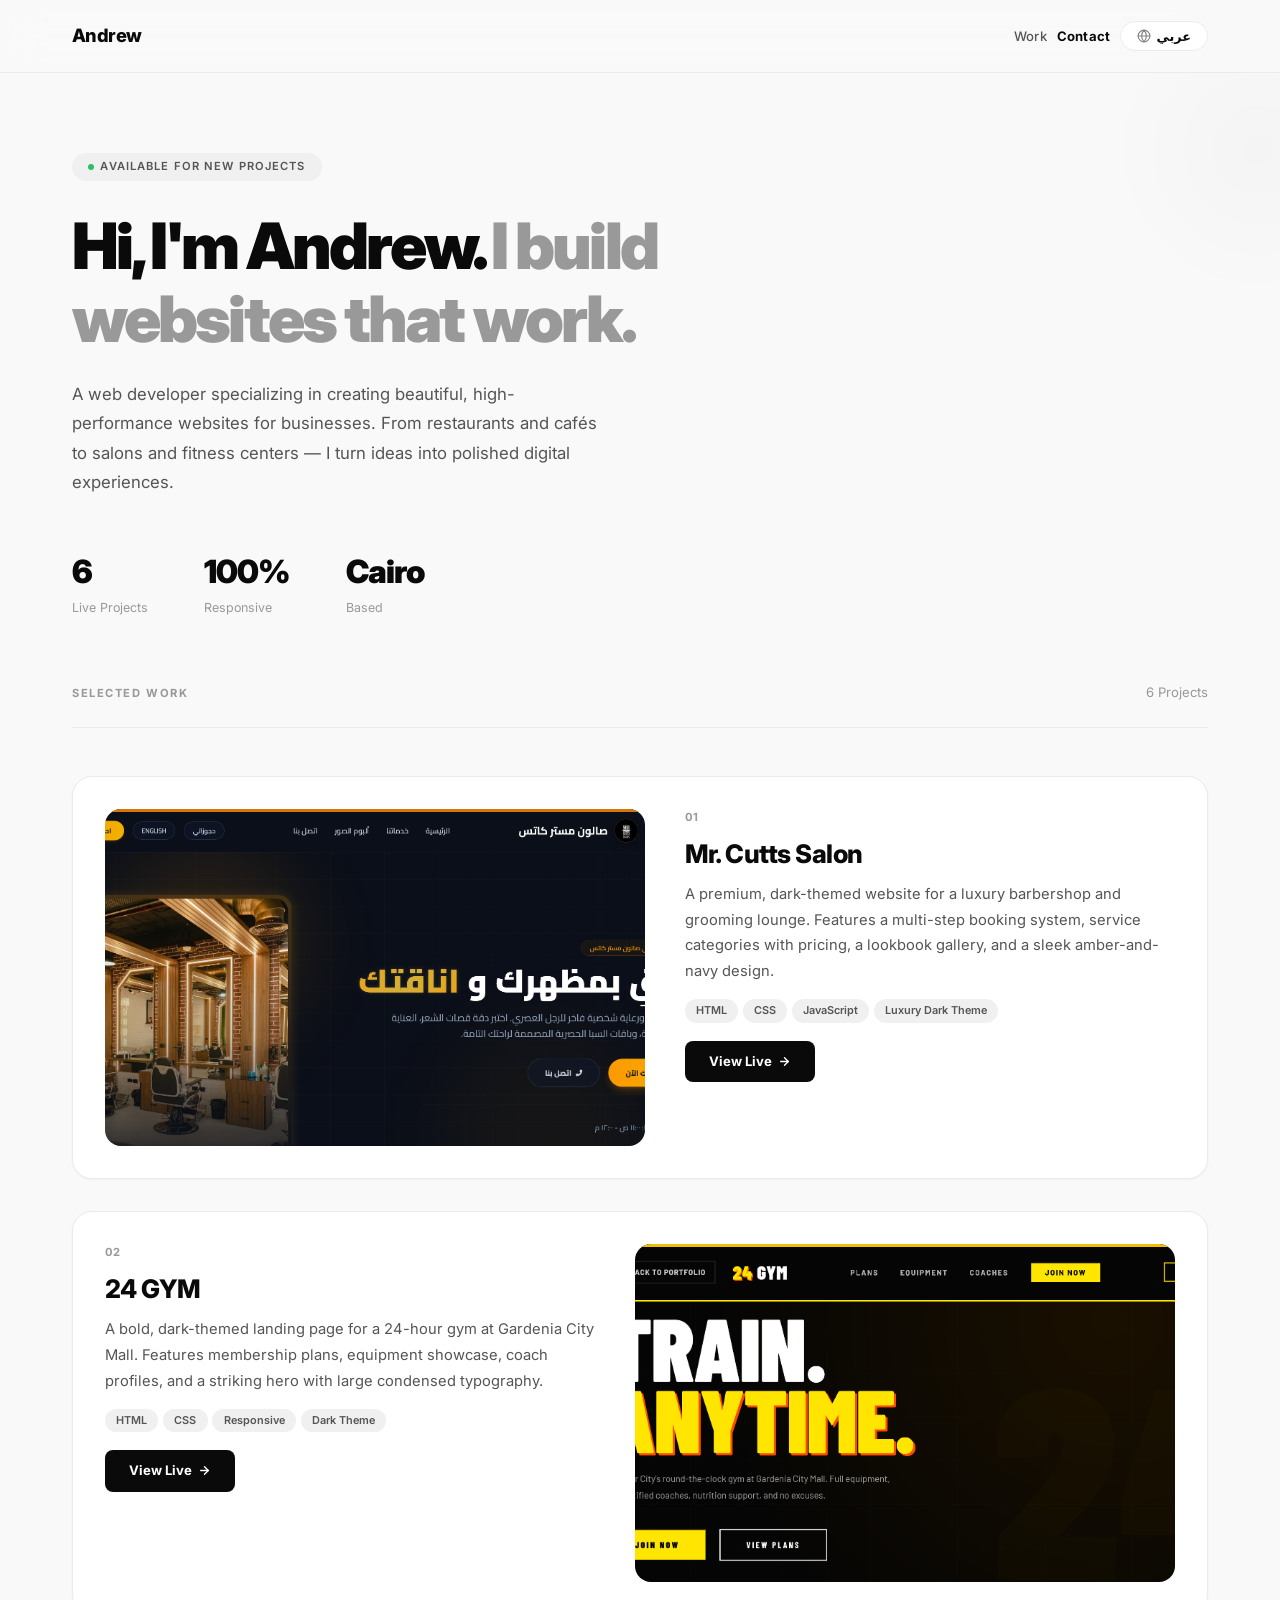
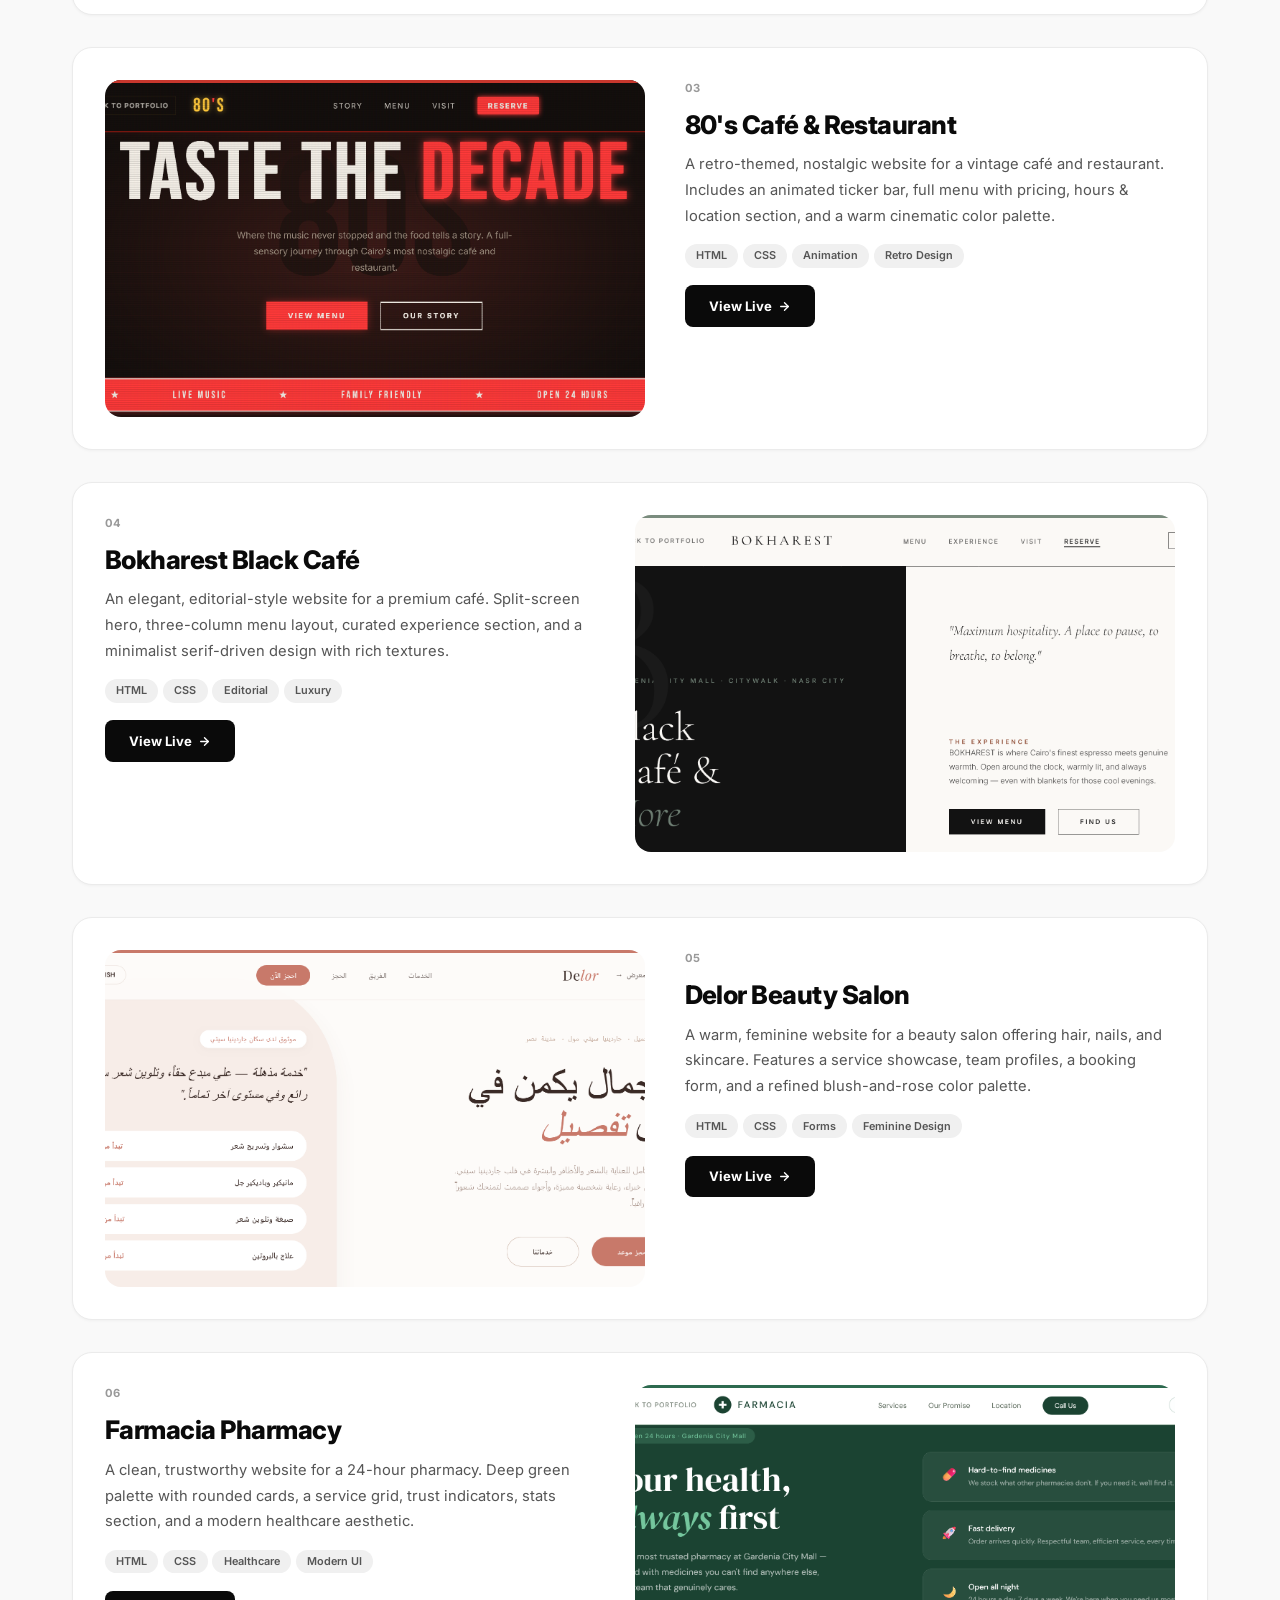
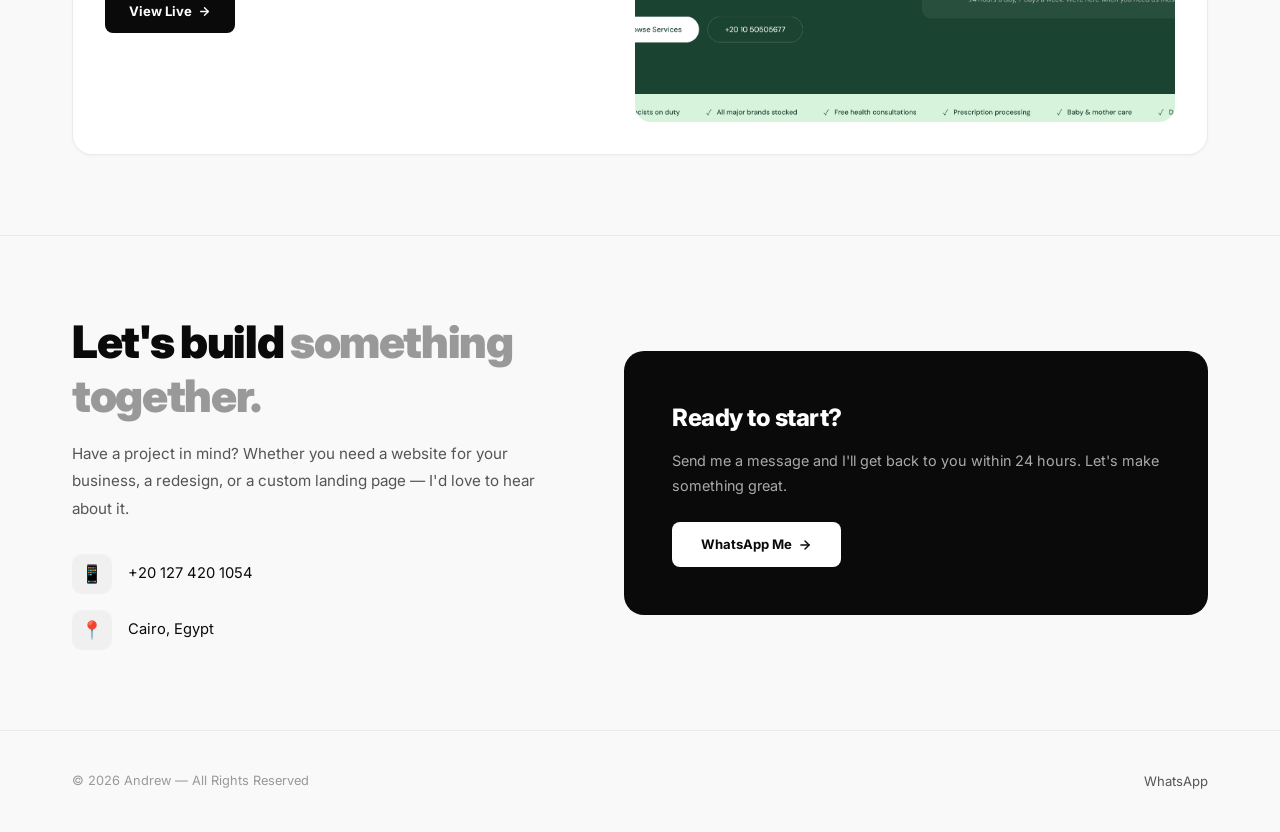
<file: index.html>
<!DOCTYPE html>
<html lang="en" dir="ltr">

<head>
  <meta charset="UTF-8" />
  <meta name="viewport" content="width=device-width, initial-scale=1.0" />
  <title>Andrew — Web Developer Portfolio</title>
  <meta name="description"
    content="Andrew — Professional web developer portfolio showcasing modern, responsive web applications for businesses in Cairo." />

  <!-- Google Fonts -->
  <link rel="preconnect" href="https://fonts.googleapis.com" />
  <link rel="preconnect" href="https://fonts.gstatic.com" crossorigin />
  <link
    href="https://fonts.googleapis.com/css2?family=Inter:wght@300;400;500;600;700;800;900&family=Noto+Sans+Arabic:wght@300;400;500;600;700;800;900&display=swap"
    rel="stylesheet" />

  <style>
    /* ================================================================
       DESIGN SYSTEM
       ================================================================ */
    :root {
      --header-height: 56px;
      --bg: #F9F9F9;
      --bg-alt: #FFFFFF;
      --surface: #FFFFFF;
      --border: #EBEBEB;
      --border-hover: #D0D0D0;
      --text: #0A0A0A;
      --text-2: #555555;
      --text-3: #999999;
      --accent: #0A0A0A;
      --accent-hover: #2A2A2A;
      --tag-bg: #F0F0F0;
      --tag-text: #555;
      --card-shadow: 0 1px 3px rgba(0, 0, 0, 0.04);
      --shadow-hover: 0 12px 40px rgba(0, 0, 0, 0.09);
      --radius: 1rem;
      --radius-lg: 1.25rem;
      --font-en: 'Inter', system-ui, sans-serif;
      --font-ar: 'Noto Sans Arabic', 'Inter', system-ui, sans-serif;
      --font: var(--font-en);
      --ease: cubic-bezier(0.4, 0, 0.2, 1);
    }

    /* ================================================================
       RESET & BASE
       ================================================================ */
    *,
    *::before,
    *::after {
      margin: 0;
      padding: 0;
      box-sizing: border-box;
    }

    html {
      scroll-behavior: smooth;
      scroll-padding-top: calc(var(--header-height) + 1rem);
      -webkit-font-smoothing: antialiased;
    }

    body {
      font-family: var(--font);
      font-size: 1rem;
      line-height: 1.6;
      color: var(--text);
      background: var(--bg);
      overflow-x: hidden;
    }

    img {
      display: block;
      max-width: 100%;
      height: auto;
    }

    a {
      color: inherit;
      text-decoration: none;
      -webkit-tap-highlight-color: transparent;
    }

    button {
      font-family: var(--font);
      touch-action: manipulation;
      -webkit-tap-highlight-color: transparent;
    }

    /* ================================================================
       ACCESSIBILITY
       ================================================================ */
    .skip-link {
      position: absolute;
      top: -40px;
      left: 0;
      background: var(--accent);
      color: #fff;
      padding: 0.5rem 1rem;
      font-size: 0.8rem;
      font-weight: 600;
      z-index: 101;
      transition: top 200ms;
      border-radius: 0 0 4px 0;
    }

    .skip-link:focus {
      top: 0;
    }

    :focus-visible {
      outline: 2px solid var(--accent);
      outline-offset: 2px;
      border-radius: 2px;
    }

    /* ================================================================
       LAYOUT
       ================================================================ */
    .container {
      width: 100%;
      max-width: 1200px;
      margin-inline: auto;
      padding-inline: 1rem;
    }

    /* ================================================================
       HEADER
       ================================================================ */
    .header {
      position: fixed;
      inset-inline: 0;
      top: 0;
      z-index: 100;
      background: rgba(249, 249, 249, 0.85);
      backdrop-filter: blur(20px);
      -webkit-backdrop-filter: blur(20px);
      border-bottom: 1px solid var(--border);
      transition: box-shadow 250ms var(--ease);
    }

    .header.scrolled {
      box-shadow: 0 1px 8px rgba(0, 0, 0, 0.05);
    }

    .header-inner {
      display: flex;
      align-items: center;
      justify-content: space-between;
      height: var(--header-height);
    }

    .logo {
      font-size: 1.05rem;
      font-weight: 800;
      letter-spacing: -0.03em;
      transition: opacity 200ms;
    }

    .logo:hover {
      opacity: 0.65;
    }

    .nav-links {
      display: flex;
      align-items: center;
      gap: 0.6rem;
    }

    .nav-link {
      font-size: 0.82rem;
      font-weight: 500;
      color: var(--text-2);
      letter-spacing: 0.02em;
      transition: color 200ms;
      display: none;
    }

    .nav-link:hover,
    .nav-link.active {
      color: var(--text);
      font-weight: 700;
    }

    .menu-toggle {
      display: flex;
      flex-direction: column;
      justify-content: center;
      gap: 5px;
      width: 32px;
      height: 32px;
      background: none;
      border: none;
      cursor: pointer;
      padding: 0.25rem;
      margin-inline-start: 0.5rem;
    }

    .menu-toggle span {
      display: block;
      width: 22px;
      height: 2px;
      background: var(--text);
      border-radius: 2px;
      transition: transform 250ms var(--ease), opacity 250ms;
      transform-origin: center;
    }

    .menu-toggle[aria-expanded="true"] span:nth-child(1) {
      transform: translateY(3.5px) rotate(45deg);
    }

    .menu-toggle[aria-expanded="true"] span:nth-child(2) {
      opacity: 0;
    }

    .menu-toggle[aria-expanded="true"] span:nth-child(3) {
      transform: translateY(-3.5px) rotate(-45deg);
    }

    .lang-switch {
      display: inline-flex;
      align-items: center;
      gap: 0.35rem;
      padding: 0.3rem 0.75rem;
      font-size: 0.75rem;
      font-weight: 600;
      color: var(--text);
      background: var(--surface);
      border: 1px solid var(--border);
      border-radius: 999px;
      cursor: pointer;
      transition: all 200ms var(--ease);
      user-select: none;
    }

    .lang-switch:hover {
      border-color: var(--border-hover);
      box-shadow: 0 2px 8px rgba(0, 0, 0, 0.05);
    }

    .lang-switch:active {
      transform: scale(0.96);
    }

    .lang-switch svg {
      width: 14px;
      height: 14px;
      opacity: 0.5;
    }

    /* ================================================================
       HERO — mobile-first
       ================================================================ */
    .hero {
      padding-top: calc(var(--header-height) + 2rem);
      padding-bottom: 2rem;
      position: relative;
      overflow: hidden;
    }

    .hero::after {
      content: '';
      position: absolute;
      top: 0;
      right: -10%;
      width: 300px;
      height: 300px;
      background: radial-gradient(circle, rgba(0, 0, 0, 0.018) 0%, transparent 70%);
      pointer-events: none;
    }

    .hero-content {
      max-width: 700px;
    }

    .hero-badge {
      display: inline-flex;
      align-items: center;
      gap: 0.4rem;
      padding: 0.25rem 0.75rem;
      margin-bottom: 1rem;
      font-size: 0.62rem;
      font-weight: 600;
      letter-spacing: 0.06em;
      text-transform: uppercase;
      color: var(--text-2);
      background: var(--tag-bg);
      border-radius: 999px;
      opacity: 0;
      animation: fadeUp 0.5s var(--ease) 0.1s forwards;
    }

    .hero-badge .pulse {
      width: 6px;
      height: 6px;
      border-radius: 50%;
      background: #22c55e;
      animation: pulse-dot 2s ease-in-out infinite;
    }

    .hero h1 {
      font-size: 1.75rem;
      font-weight: 900;
      letter-spacing: -0.03em;
      line-height: 1.25;
      opacity: 0;
      animation: fadeUp 0.5s var(--ease) 0.2s forwards;
    }

    .hero h1 .accent {
      color: var(--text-3);
    }

    .hero-desc {
      font-size: 0.9rem;
      color: var(--text-2);
      line-height: 1.7;
      margin-top: 1rem;
      max-width: 540px;
      opacity: 0;
      animation: fadeUp 0.5s var(--ease) 0.35s forwards;
    }

    .hero-stats {
      display: flex;
      gap: 1.5rem;
      margin-top: 1.75rem;
      opacity: 0;
      animation: fadeUp 0.5s var(--ease) 0.5s forwards;
    }

    .stat-num {
      font-size: 1.4rem;
      font-weight: 900;
      letter-spacing: -0.03em;
    }

    .stat-label {
      font-size: 0.7rem;
      color: var(--text-3);
      margin-top: 0.1rem;
    }

    /* ================================================================
       SECTION HEADERS
       ================================================================ */
    .section-head {
      display: flex;
      align-items: baseline;
      justify-content: space-between;
      margin-bottom: 1.5rem;
      padding-bottom: 0.75rem;
      border-bottom: 1px solid var(--border);
    }

    .section-label {
      font-size: 0.65rem;
      font-weight: 700;
      letter-spacing: 0.12em;
      text-transform: uppercase;
      color: var(--text-3);
    }

    .section-count {
      font-size: 0.75rem;
      color: var(--text-3);
    }

    /* ================================================================
       PROJECT CARDS — mobile-first
       ================================================================ */
    .projects {
      padding-bottom: 2.5rem;
    }

    .projects-list {
      display: flex;
      flex-direction: column;
      gap: 1rem;
    }

    .card {
      display: flex;
      flex-direction: column;
      gap: 0.75rem;
      padding: 0.75rem;
      background: var(--surface);
      border: 1px solid var(--border);
      border-radius: var(--radius);
      box-shadow: var(--card-shadow);
      transition: opacity 600ms var(--ease), transform 600ms var(--ease),
        border-color 350ms var(--ease), box-shadow 350ms var(--ease);
      /* scroll reveal */
      opacity: 0;
      transform: translateY(20px);
    }

    .card.visible {
      opacity: 1;
      transform: translateY(0);
      transition-delay: calc(var(--stagger, 0) * 100ms);
    }

    .card.visible:hover {
      border-color: var(--border-hover);
      box-shadow: var(--shadow-hover);
      transform: translateY(-2px);
    }

    .card-img {
      border-radius: 0.65rem;
      overflow: hidden;
      position: relative;
      aspect-ratio: 16/9;
      background: var(--tag-bg);
    }

    .card-img img {
      width: 100%;
      height: 100%;
      object-fit: cover;
      transition: transform 500ms var(--ease);
    }

    .card:hover .card-img img {
      transform: scale(1.03);
    }

    /* Color accent stripe at top of image */
    .card-img::before {
      content: '';
      position: absolute;
      top: 0;
      left: 0;
      right: 0;
      height: 3px;
      z-index: 2;
      border-radius: 0.65rem 0.65rem 0 0;
    }

    .card[data-accent="yellow"] .card-img::before {
      background: #F0C000;
    }

    .card[data-accent="red"] .card-img::before {
      background: #C8372D;
    }

    .card[data-accent="sage"] .card-img::before {
      background: #7A8C7E;
    }

    .card[data-accent="rose"] .card-img::before {
      background: #C8796A;
    }

    .card[data-accent="green"] .card-img::before {
      background: #2D6A4F;
    }

    .card[data-accent="amber"] .card-img::before {
      background: #D97706;
    }

    .card-body {
      display: flex;
      flex-direction: column;
      gap: 0.4rem;
      padding: 0.25rem 0.25rem 0.5rem;
    }

    .card-num {
      font-size: 0.6rem;
      font-weight: 700;
      color: var(--text-3);
      letter-spacing: 0.04em;
    }

    .card-title {
      font-size: 1.15rem;
      font-weight: 800;
      letter-spacing: -0.02em;
      line-height: 1.2;
    }

    .card-desc {
      font-size: 0.82rem;
      color: var(--text-2);
      line-height: 1.65;
    }

    .card-tags {
      display: flex;
      flex-wrap: wrap;
      gap: 0.25rem;
      margin-top: 0.15rem;
    }

    .tag {
      padding: 0.18rem 0.55rem;
      font-size: 0.6rem;
      font-weight: 600;
      color: var(--tag-text);
      background: var(--tag-bg);
      border-radius: 999px;
    }

    .card-cta {
      display: inline-flex;
      align-items: center;
      justify-content: center;
      gap: 0.4rem;
      padding: 0.6rem 1.2rem;
      margin-top: 0.35rem;
      font-size: 0.78rem;
      font-weight: 700;
      color: #fff;
      background: var(--accent);
      border: none;
      border-radius: 0.5rem;
      cursor: pointer;
      transition: all 200ms var(--ease);
      width: 100%;
      text-decoration: none;
    }

    .card-cta:hover {
      background: var(--accent-hover);
      box-shadow: 0 4px 14px rgba(0, 0, 0, 0.15);
      transform: translateY(-1px);
    }

    .card-cta svg {
      width: 12px;
      height: 12px;
      transition: transform 200ms var(--ease);
    }

    .card-cta:hover svg {
      transform: translateX(3px);
    }

    [dir="rtl"] .card-cta svg {
      transform: scaleX(-1);
    }

    [dir="rtl"] .card-cta:hover svg {
      transform: scaleX(-1) translateX(3px);
    }

    /* ================================================================
       CONTACT SECTION
       ================================================================ */
    .contact {
      padding: 2.5rem 0;
      border-top: 1px solid var(--border);
    }

    .contact-inner {
      display: flex;
      flex-direction: column;
      gap: 1.5rem;
    }

    .contact-title {
      font-size: 1.5rem;
      font-weight: 900;
      letter-spacing: -0.03em;
      line-height: 1.2;
    }

    .contact-title .accent {
      color: var(--text-3);
    }

    .contact-text {
      font-size: 0.85rem;
      color: var(--text-2);
      line-height: 1.7;
      margin-top: 0.75rem;
    }

    .contact-links {
      display: flex;
      flex-direction: column;
      gap: 0.75rem;
      margin-top: 1rem;
    }

    .contact-row {
      display: flex;
      align-items: center;
      gap: 0.75rem;
      font-size: 0.85rem;
      color: var(--text);
    }

    .contact-row-icon {
      width: 36px;
      height: 36px;
      background: var(--tag-bg);
      border-radius: 8px;
      display: flex;
      align-items: center;
      justify-content: center;
      font-size: 1rem;
      flex-shrink: 0;
    }

    .contact-card {
      background: var(--accent);
      border-radius: var(--radius);
      padding: 1.5rem;
      color: #fff;
    }

    .contact-card h3 {
      font-size: 1.15rem;
      font-weight: 800;
      letter-spacing: -0.02em;
    }

    .contact-card p {
      font-size: 0.82rem;
      opacity: 0.65;
      margin-top: 0.5rem;
      line-height: 1.7;
    }

    .contact-card .btn-white {
      display: flex;
      align-items: center;
      justify-content: center;
      gap: 0.4rem;
      margin-top: 1rem;
      padding: 0.65rem 1.5rem;
      font-size: 0.78rem;
      font-weight: 700;
      color: var(--accent);
      background: #fff;
      border: none;
      border-radius: 0.5rem;
      cursor: pointer;
      transition: all 200ms var(--ease);
      width: 100%;
      text-align: center;
    }

    .contact-card .btn-white:hover {
      box-shadow: 0 4px 14px rgba(255, 255, 255, 0.2);
      transform: translateY(-1px);
    }

    .btn-white svg {
      width: 14px;
      height: 14px;
      transition: transform 200ms var(--ease);
    }

    .btn-white:hover svg {
      transform: translateX(3px);
    }

    [dir="rtl"] .btn-white svg {
      transform: scaleX(-1);
    }

    [dir="rtl"] .btn-white:hover svg {
      transform: scaleX(-1) translateX(3px);
    }

    /* ================================================================
       SCROLL TO TOP
       ================================================================ */
    .scroll-top {
      position: fixed;
      bottom: 1.5rem;
      right: 1.5rem;
      width: 42px;
      height: 42px;
      border-radius: 50%;
      background: var(--accent);
      color: #fff;
      border: none;
      cursor: pointer;
      display: flex;
      align-items: center;
      justify-content: center;
      opacity: 0;
      transform: translateY(10px);
      transition: opacity 300ms var(--ease), transform 300ms var(--ease), background 200ms;
      pointer-events: none;
      z-index: 90;
      box-shadow: 0 4px 12px rgba(0, 0, 0, 0.15);
    }

    .scroll-top.visible {
      opacity: 1;
      transform: translateY(0);
      pointer-events: auto;
    }

    .scroll-top:hover {
      background: var(--accent-hover);
    }

    .scroll-top svg {
      width: 18px;
      height: 18px;
    }

    [dir="rtl"] .scroll-top {
      right: auto;
      left: 1.5rem;
    }

    /* ================================================================
       FOOTER
       ================================================================ */
    .footer {
      padding: 1.5rem 0;
      border-top: 1px solid var(--border);
    }

    .footer-inner {
      display: flex;
      flex-direction: column;
      align-items: center;
      gap: 0.75rem;
      text-align: center;
    }

    .footer-copy {
      font-size: 0.72rem;
      color: var(--text-3);
    }

    .footer-links {
      display: flex;
      gap: 1.25rem;
    }

    .footer-link {
      font-size: 0.75rem;
      color: var(--text-2);
      transition: color 200ms;
    }

    .footer-link:hover {
      color: var(--text);
    }

    /* ================================================================
       ANIMATIONS
       ================================================================ */
    @keyframes fadeUp {
      from {
        opacity: 0;
        transform: translateY(18px);
      }

      to {
        opacity: 1;
        transform: translateY(0);
      }
    }

    @keyframes pulse-dot {

      0%,
      100% {
        opacity: 1;
        transform: scale(1);
      }

      50% {
        opacity: 0.4;
        transform: scale(0.85);
      }
    }

    /* ================================================================
       RTL / ARABIC OVERRIDES — Fixes text overlay & cramming
       ================================================================ */
    [dir="rtl"] {
      font-family: var(--font-ar);
    }

    [dir="rtl"] body {
      font-family: var(--font-ar);
      line-height: 1.8;
    }

    [dir="rtl"] .logo,
    [dir="rtl"] .nav-link,
    [dir="rtl"] .lang-switch,
    [dir="rtl"] .hero-badge,
    [dir="rtl"] .section-label,
    [dir="rtl"] .card-num,
    [dir="rtl"] .tag,
    [dir="rtl"] .footer-copy,
    [dir="rtl"] .footer-link {
      letter-spacing: 0;
    }

    [dir="rtl"] .hero h1 {
      letter-spacing: 0;
      line-height: 1.35;
      font-size: clamp(2.2rem, 5vw, 3.2rem);
    }

    [dir="rtl"] .hero-desc {
      line-height: 2;
      font-size: 1rem;
    }

    [dir="rtl"] .hero-badge {
      font-size: 0.75rem;
      text-transform: none;
    }

    [dir="rtl"] .stat-num {
      letter-spacing: 0;
    }

    [dir="rtl"] .stat-label {
      font-size: 0.82rem;
      line-height: 1.5;
    }

    [dir="rtl"] .card-title {
      letter-spacing: 0;
      line-height: 1.4;
    }

    [dir="rtl"] .card-desc {
      line-height: 2;
    }

    [dir="rtl"] .card-body {
      gap: 0.85rem;
    }

    [dir="rtl"] .contact-title {
      letter-spacing: 0;
      line-height: 1.4;
    }

    [dir="rtl"] .contact-text {
      line-height: 2;
    }

    [dir="rtl"] .contact-card h3 {
      letter-spacing: 0;
    }

    [dir="rtl"] .contact-card p {
      line-height: 2;
    }

    [dir="rtl"] .section-label {
      text-transform: none;
      font-size: 0.78rem;
    }

    [dir="rtl"] .section-count {
      font-size: 0.85rem;
    }

    /* Flip alternating card layout properly in RTL */
    [dir="rtl"] .card:nth-child(even) {
      grid-template-columns: 1.1fr 1fr;
    }

    [dir="rtl"] .card:nth-child(even) .card-img {
      order: 0;
    }

    [dir="rtl"] .card:nth-child(even) .card-body {
      order: 0;
    }

    /* ================================================================
       RESPONSIVE — TABLET (768px+)
       ================================================================ */
    @media (min-width: 768px) {
      :root {
        --header-height: 64px;
      }

      .container {
        padding-inline: 2rem;
      }

      .hero {
        padding-top: calc(var(--header-height) + 3.5rem);
        padding-bottom: 3rem;
      }

      .hero h1 {
        font-size: 2.5rem;
        line-height: 1.15;
      }

      .hero-desc {
        font-size: 1rem;
      }

      .hero-badge {
        font-size: 0.68rem;
        padding: 0.3rem 0.9rem;
        margin-bottom: 1.5rem;
      }

      .hero-stats {
        gap: 2.5rem;
        margin-top: 2.5rem;
      }

      .stat-num {
        font-size: 1.75rem;
      }

      .stat-label {
        font-size: 0.76rem;
      }

      .logo {
        font-size: 1.15rem;
      }

      .lang-switch {
        padding: 0.4rem 1rem;
        font-size: 0.8rem;
      }

      .section-head {
        margin-bottom: 2rem;
        padding-bottom: 1rem;
      }

      .section-label {
        font-size: 0.7rem;
      }

      .section-count {
        font-size: 0.8rem;
      }

      .projects {
        padding-bottom: 3.5rem;
      }

      .projects-list {
        gap: 1.5rem;
      }

      .card {
        padding: 1.25rem;
        gap: 1.25rem;
      }

      .card-img {
        aspect-ratio: 16/10;
        border-radius: 0.75rem;
      }

      .card-img::before {
        border-radius: 0.75rem 0.75rem 0 0;
      }

      .card-body {
        padding: 0.5rem 0.25rem 0.5rem;
        gap: 0.6rem;
      }

      .card-title {
        font-size: 1.35rem;
      }

      .card-desc {
        font-size: 0.88rem;
      }

      .card-num {
        font-size: 0.68rem;
      }

      .tag {
        font-size: 0.65rem;
        padding: 0.2rem 0.65rem;
      }

      .card-tags {
        gap: 0.3rem;
      }

      .card-cta {
        width: fit-content;
        padding: 0.65rem 1.5rem;
        font-size: 0.8rem;
      }

      .card-cta svg {
        width: 13px;
        height: 13px;
      }

      .contact {
        padding: 3.5rem 0;
      }

      .contact-title {
        font-size: 1.75rem;
      }

      .contact-text {
        font-size: 0.9rem;
      }

      .contact-card {
        padding: 2rem;
      }

      .contact-card h3 {
        font-size: 1.3rem;
      }

      .footer {
        padding: 2rem 0;
      }

      .footer-inner {
        flex-direction: row;
        justify-content: space-between;
      }

      .footer-copy {
        font-size: 0.78rem;
      }

      .footer-links {
        gap: 1.75rem;
      }

      .footer-link {
        font-size: 0.8rem;
      }

      [dir="rtl"] .hero h1 {
        font-size: 2.1rem;
      }
    }

    /* ================================================================
       RESPONSIVE — DESKTOP (1024px+)
       ================================================================ */
    @media (min-width: 1024px) {
      :root {
        --header-height: 72px;
      }

      .menu-toggle {
        display: none;
      }

      .nav-link {
        display: inline-block !important;
      }

      .nav-links {
        position: static !important;
        flex-direction: row !important;
        align-items: center !important;
        background: transparent !important;
        border-bottom: none !important;
        padding: 0 !important;
        transform: none !important;
        opacity: 1 !important;
        pointer-events: auto !important;
      }

      .header-inner {
        height: var(--header-height);
      }

      .hero {
        padding-top: calc(var(--header-height) + 5rem);
        padding-bottom: 4rem;
      }

      .hero h1 {
        font-size: clamp(3rem, 5vw, 4rem);
        letter-spacing: -0.045em;
      }

      .hero-desc {
        font-size: 1.05rem;
        line-height: 1.75;
        margin-top: 1.5rem;
      }

      .hero-badge {
        font-size: 0.7rem;
        letter-spacing: 0.1em;
        padding: 0.3rem 1rem;
        margin-bottom: 1.75rem;
      }

      .hero-stats {
        gap: 3.5rem;
        margin-top: 3rem;
      }

      .stat-num {
        font-size: 2rem;
      }

      .stat-label {
        font-size: 0.78rem;
      }

      .section-head {
        margin-bottom: 3rem;
        padding-bottom: 1.5rem;
      }

      .section-label {
        font-size: 0.7rem;
        letter-spacing: 0.14em;
      }

      .section-count {
        font-size: 0.82rem;
      }

      .projects {
        padding-bottom: 5rem;
      }

      .projects-list {
        gap: 2rem;
      }

      /* Side-by-side card layout on desktop */
      .card {
        display: grid;
        grid-template-columns: 1.1fr 1fr;
        gap: 2.5rem;
        padding: 2rem;
        border-radius: var(--radius-lg);
      }

      .card:nth-child(even) {
        grid-template-columns: 1fr 1.1fr;
      }

      .card:nth-child(even) .card-img {
        order: 2;
      }

      .card:nth-child(even) .card-body {
        order: 1;
      }

      .card-img {
        aspect-ratio: 16/10;
        border-radius: var(--radius);
      }

      .card-img::before {
        border-radius: var(--radius) var(--radius) 0 0;
      }

      .card-body {
        padding: 0;
        gap: 0.75rem;
      }

      .card-title {
        font-size: 1.6rem;
      }

      .card-desc {
        font-size: 0.92rem;
        line-height: 1.75;
      }

      .card-num {
        font-size: 0.7rem;
      }

      .tag {
        font-size: 0.68rem;
        padding: 0.2rem 0.7rem;
      }

      .card-cta {
        width: fit-content;
        font-size: 0.82rem;
        padding: 0.65rem 1.5rem;
      }

      .contact {
        padding: 5rem 0;
      }

      .contact-inner {
        flex-direction: row;
        gap: 4rem;
        align-items: center;
      }

      .contact-inner>div {
        flex: 1;
      }

      .contact-title {
        font-size: clamp(2rem, 3.5vw, 3rem);
      }

      .contact-text {
        font-size: 0.95rem;
        line-height: 1.8;
        margin-top: 1rem;
      }

      .contact-links {
        gap: 1rem;
        margin-top: 2rem;
      }

      .contact-row {
        font-size: 0.92rem;
        gap: 1rem;
      }

      .contact-row-icon {
        width: 40px;
        height: 40px;
        border-radius: 10px;
        font-size: 1.1rem;
      }

      .contact-card {
        padding: 3rem;
        border-radius: var(--radius-lg);
      }

      .contact-card h3 {
        font-size: 1.5rem;
      }

      .contact-card p {
        font-size: 0.9rem;
        margin-top: 0.75rem;
      }

      .contact-card .btn-white {
        width: fit-content;
        margin-top: 1.5rem;
        padding: 0.75rem 1.8rem;
        font-size: 0.82rem;
      }

      .footer {
        padding: 2.5rem 0;
      }

      .footer-copy {
        font-size: 0.8rem;
      }

      .footer-links {
        gap: 2rem;
      }

      .footer-link {
        font-size: 0.82rem;
      }

      /* RTL card flip on desktop */
      [dir="rtl"] .card:nth-child(even) {
        grid-template-columns: 1.1fr 1fr;
      }

      [dir="rtl"] .card:nth-child(even) .card-img {
        order: 0;
      }

      [dir="rtl"] .card:nth-child(even) .card-body {
        order: 0;
      }

      [dir="rtl"] .hero h1 {
        font-size: clamp(2.2rem, 4.5vw, 3.2rem);
      }
    }

    /* ================================================================
       MOBILE MENU (max-width: 1023px)
       ================================================================ */
    @media (max-width: 1023px) {
      .nav-links {
        position: fixed;
        inset-inline: 0;
        top: var(--header-height);
        background: rgba(249, 249, 249, 0.98);
        backdrop-filter: blur(20px);
        -webkit-backdrop-filter: blur(20px);
        border-bottom: 1px solid var(--border);
        padding: 0.75rem 1.5rem;
        flex-direction: column;
        align-items: stretch;
        gap: 0;
        transform: translateY(-10px);
        opacity: 0;
        pointer-events: none;
        transition: opacity 250ms var(--ease), transform 250ms var(--ease);
      }

      .nav-links.open {
        transform: translateY(0);
        opacity: 1;
        pointer-events: auto;
      }

      .nav-link {
        display: block !important;
        padding: 0.85rem 0;
        font-size: 0.9rem;
        font-weight: 500;
        border-bottom: 1px solid var(--border);
        color: var(--text);
      }

      .nav-link:last-of-type {
        border-bottom: none;
      }

      .nav-link.active {
        font-weight: 700;
      }
    }

    /* ================================================================
       PREFERS REDUCED MOTION
       ================================================================ */
    @media (prefers-reduced-motion: reduce) {

      *,
      *::before,
      *::after {
        animation-duration: 0.01ms !important;
        animation-iteration-count: 1 !important;
        transition-duration: 0.01ms !important;
        scroll-behavior: auto !important;
      }

      .card {
        opacity: 1;
        transform: none;
      }

      .scroll-top {
        opacity: 0;
        pointer-events: none;
      }
    }
  </style>
</head>

<body>

  <a href="#main" class="skip-link">Skip to content</a>

  <!-- ================================================================
       HEADER
       ================================================================ -->
  <header class="header" id="header">
    <div class="container header-inner">
      <a href="#" class="logo" data-i18n="logo" aria-label="Home">Andrew</a>
      <div style="display:flex;align-items:center;">
        <button class="menu-toggle" id="menu-toggle" aria-label="Open menu" aria-expanded="false" type="button">
          <span></span><span></span><span></span>
        </button>
        <div class="nav-links" id="nav-links">
          <a href="#projects" class="nav-link" data-i18n="navWork">Work</a>
          <a href="#contact" class="nav-link" data-i18n="navContact">Contact</a>
          <button class="lang-switch" id="lang-switch" aria-label="Switch language" type="button">
            <svg viewBox="0 0 24 24" fill="none" stroke="currentColor" stroke-width="2" stroke-linecap="round"
              stroke-linejoin="round">
              <circle cx="12" cy="12" r="10" />
              <line x1="2" y1="12" x2="22" y2="12" />
              <path d="M12 2a15.3 15.3 0 0 1 4 10 15.3 15.3 0 0 1-4 10 15.3 15.3 0 0 1-4-10A15.3 15.3 0 0 1 12 2z" />
            </svg>
            <span id="lang-label">عربي</span>
          </button>
        </div>
      </div>
    </div>
  </header>

  <main id="main">

    <!-- ================================================================
       HERO
       ================================================================ -->
    <section class="hero">
      <div class="container">
        <div class="hero-content">
          <div class="hero-badge">
            <span class="pulse"></span>
            <span data-i18n="heroBadge">Available for new projects</span>
          </div>
          <h1 data-i18n="heroTitle">Hi, I'm Andrew. <span class="accent">I build websites that work.</span></h1>
          <p class="hero-desc" data-i18n="heroDesc">A web developer specializing in creating beautiful, high-performance
            websites for businesses. From restaurants and cafés to salons and fitness centers — I turn ideas into
            polished digital experiences.</p>
          <div class="hero-stats">
            <div>
              <div class="stat-num" data-i18n="stat1Num">6</div>
              <div class="stat-label" data-i18n="stat1Label">Live Projects</div>
            </div>
            <div>
              <div class="stat-num" data-i18n="stat2Num">100%</div>
              <div class="stat-label" data-i18n="stat2Label">Responsive</div>
            </div>
            <div>
              <div class="stat-num" data-i18n="stat3Num">Cairo</div>
              <div class="stat-label" data-i18n="stat3Label">Based</div>
            </div>
          </div>
        </div>
      </div>
    </section>

    <!-- ================================================================
       PROJECTS
       ================================================================ -->
    <section class="projects" id="projects">
      <div class="container">
        <div class="section-head">
          <span class="section-label" data-i18n="workLabel">Selected Work</span>
          <span class="section-count" data-i18n="workCount">6 Projects</span>
        </div>

        <div class="projects-list" role="list">

          <!-- ── PROJECT 1: Mr. Cutts Salon ── -->
          <article class="card" data-accent="amber" role="listitem">
            <div class="card-img">
              <img src="img-mrcutts.png" alt="Mr. Cutts Salon website screenshot" loading="lazy" />
            </div>
            <div class="card-body">
              <span class="card-num">01</span>
              <h2 class="card-title" data-i18n="p0Title">Mr. Cutts Salon</h2>
              <p class="card-desc" data-i18n="p0Desc">A premium, dark-themed website for a luxury barbershop and
                grooming lounge. Features a multi-step booking system, service categories with pricing, a lookbook
                gallery, and a sleek amber-and-navy design.</p>
              <div class="card-tags">
                <span class="tag">HTML</span>
                <span class="tag">CSS</span>
                <span class="tag">JavaScript</span>
                <span class="tag">Luxury Dark Theme</span>
              </div>
              <a href="mr cutts/index.html" class="card-cta" data-i18n="cta">
                View Live
                <svg viewBox="0 0 24 24" fill="none" stroke="currentColor" stroke-width="2.5" stroke-linecap="round"
                  stroke-linejoin="round">
                  <line x1="5" y1="12" x2="19" y2="12" />
                  <polyline points="12 5 19 12 12 19" />
                </svg>
              </a>
            </div>
          </article>

          <!-- ── PROJECT 2: 24 GYM ── -->
          <article class="card" data-accent="yellow" role="listitem">
            <div class="card-img">
              <img src="img-24gym.png" alt="24 GYM website screenshot" loading="lazy" />
            </div>
            <div class="card-body">
              <span class="card-num">02</span>
              <h2 class="card-title" data-i18n="p1Title">24 GYM</h2>
              <p class="card-desc" data-i18n="p1Desc">A bold, dark-themed landing page for a 24-hour gym at Gardenia
                City Mall. Features membership plans, equipment showcase, coach profiles, and a striking hero with large
                condensed typography.</p>
              <div class="card-tags">
                <span class="tag">HTML</span>
                <span class="tag">CSS</span>
                <span class="tag">Responsive</span>
                <span class="tag">Dark Theme</span>
              </div>
              <a href="24-gym.html" class="card-cta" data-i18n="cta">
                View Live
                <svg viewBox="0 0 24 24" fill="none" stroke="currentColor" stroke-width="2.5" stroke-linecap="round"
                  stroke-linejoin="round">
                  <line x1="5" y1="12" x2="19" y2="12" />
                  <polyline points="12 5 19 12 12 19" />
                </svg>
              </a>
            </div>
          </article>

          <!-- ── PROJECT 3: 80's Café ── -->
          <article class="card" data-accent="red" role="listitem">
            <div class="card-img">
              <img src="img-80scafe.png" alt="80's Café website screenshot" loading="lazy" />
            </div>
            <div class="card-body">
              <span class="card-num">03</span>
              <h2 class="card-title" data-i18n="p2Title">80's Café & Restaurant</h2>
              <p class="card-desc" data-i18n="p2Desc">A retro-themed, nostalgic website for a vintage café and
                restaurant. Includes an animated ticker bar, full menu with pricing, hours & location section, and a
                warm cinematic color palette.</p>
              <div class="card-tags">
                <span class="tag">HTML</span>
                <span class="tag">CSS</span>
                <span class="tag">Animation</span>
                <span class="tag">Retro Design</span>
              </div>
              <a href="80s-cafe.html" class="card-cta" data-i18n="cta">
                View Live
                <svg viewBox="0 0 24 24" fill="none" stroke="currentColor" stroke-width="2.5" stroke-linecap="round"
                  stroke-linejoin="round">
                  <line x1="5" y1="12" x2="19" y2="12" />
                  <polyline points="12 5 19 12 12 19" />
                </svg>
              </a>
            </div>
          </article>

          <!-- ── PROJECT 4: Bokharest Black Café ── -->
          <article class="card" data-accent="sage" role="listitem">
            <div class="card-img">
              <img src="img-bokharest.png" alt="Bokharest Café website screenshot" loading="lazy" />
            </div>
            <div class="card-body">
              <span class="card-num">04</span>
              <h2 class="card-title" data-i18n="p3Title">Bokharest Black Café</h2>
              <p class="card-desc" data-i18n="p3Desc">An elegant, editorial-style website for a premium café.
                Split-screen hero, three-column menu layout, curated experience section, and a minimalist serif-driven
                design with rich textures.</p>
              <div class="card-tags">
                <span class="tag">HTML</span>
                <span class="tag">CSS</span>
                <span class="tag">Editorial</span>
                <span class="tag">Luxury</span>
              </div>
              <a href="bokharest-cafe.html" class="card-cta" data-i18n="cta">
                View Live
                <svg viewBox="0 0 24 24" fill="none" stroke="currentColor" stroke-width="2.5" stroke-linecap="round"
                  stroke-linejoin="round">
                  <line x1="5" y1="12" x2="19" y2="12" />
                  <polyline points="12 5 19 12 12 19" />
                </svg>
              </a>
            </div>
          </article>

          <!-- ── PROJECT 5: Delor Beauty Salon ── -->
          <article class="card" data-accent="rose" role="listitem">
            <div class="card-img">
              <img src="img-delor.png" alt="Delor Beauty Salon website screenshot" loading="lazy" />
            </div>
            <div class="card-body">
              <span class="card-num">05</span>
              <h2 class="card-title" data-i18n="p4Title">Delor Beauty Salon</h2>
              <p class="card-desc" data-i18n="p4Desc">A warm, feminine website for a beauty salon offering hair, nails,
                and skincare. Features a service showcase, team profiles, a booking form, and a refined blush-and-rose
                color palette.</p>
              <div class="card-tags">
                <span class="tag">HTML</span>
                <span class="tag">CSS</span>
                <span class="tag">Forms</span>
                <span class="tag">Feminine Design</span>
              </div>
              <a href="delor-beauty.html" class="card-cta" data-i18n="cta">
                View Live
                <svg viewBox="0 0 24 24" fill="none" stroke="currentColor" stroke-width="2.5" stroke-linecap="round"
                  stroke-linejoin="round">
                  <line x1="5" y1="12" x2="19" y2="12" />
                  <polyline points="12 5 19 12 12 19" />
                </svg>
              </a>
            </div>
          </article>

          <!-- ── PROJECT 6: Farmacia Pharmacy ── -->
          <article class="card" data-accent="green" role="listitem">
            <div class="card-img">
              <img src="img-farmacia.png" alt="Farmacia Pharmacy website screenshot" loading="lazy" />
            </div>
            <div class="card-body">
              <span class="card-num">06</span>
              <h2 class="card-title" data-i18n="p5Title">Farmacia Pharmacy</h2>
              <p class="card-desc" data-i18n="p5Desc">A clean, trustworthy website for a 24-hour pharmacy. Deep green
                palette with rounded cards, a service grid, trust indicators, stats section, and a modern healthcare
                aesthetic.</p>
              <div class="card-tags">
                <span class="tag">HTML</span>
                <span class="tag">CSS</span>
                <span class="tag">Healthcare</span>
                <span class="tag">Modern UI</span>
              </div>
              <a href="farmacia-pharmacy.html" class="card-cta" data-i18n="cta">
                View Live
                <svg viewBox="0 0 24 24" fill="none" stroke="currentColor" stroke-width="2.5" stroke-linecap="round"
                  stroke-linejoin="round">
                  <line x1="5" y1="12" x2="19" y2="12" />
                  <polyline points="12 5 19 12 12 19" />
                </svg>
              </a>
            </div>
          </article>

        </div>
      </div>
    </section>

    <!-- ================================================================
       CONTACT
       ================================================================ -->
    <section class="contact" id="contact">
      <div class="container">
        <div class="contact-inner">
          <div>
            <h2 class="contact-title" data-i18n="contactTitle">Let's build <span class="accent">something
                together.</span></h2>
            <p class="contact-text" data-i18n="contactDesc">Have a project in mind? Whether you need a website for your
              business, a redesign, or a custom landing page — I'd love to hear about it.</p>
            <div class="contact-links">
              <div class="contact-row">
                <div class="contact-row-icon">📱</div>
                <span data-i18n="contactEmail">+20 127 420 1054</span>
              </div>
              <div class="contact-row">
                <div class="contact-row-icon">📍</div>
                <span data-i18n="contactLocation">Cairo, Egypt</span>
              </div>
            </div>
          </div>
          <div class="contact-card">
            <h3 data-i18n="contactCardTitle">Ready to start?</h3>
            <p data-i18n="contactCardDesc">Send me a message and I'll get back to you within 24 hours. Let's make
              something great.</p>
            <a href="https://wa.me/201274201054" target="_blank" rel="noopener noreferrer" class="btn-white"
              data-i18n="contactCardBtn">
              WhatsApp Me
              <svg viewBox="0 0 24 24" fill="none" stroke="currentColor" stroke-width="2.5" stroke-linecap="round"
                stroke-linejoin="round">
                <line x1="5" y1="12" x2="19" y2="12" />
                <polyline points="12 5 19 12 12 19" />
              </svg>
            </a>
          </div>
        </div>
      </div>
    </section>

  </main>

  <!-- ================================================================
       FOOTER
       ================================================================ -->
  <footer class="footer">
    <div class="container footer-inner">
      <span class="footer-copy" data-i18n="footerCopy">© 2026 Andrew — All Rights Reserved</span>
      <div class="footer-links">
        <a href="https://wa.me/201274201054" target="_blank" rel="noopener noreferrer" class="footer-link"
          data-i18n="fWhatsapp">WhatsApp</a>
      </div>
    </div>
  </footer>

  <!-- Scroll to top -->
  <button class="scroll-top" id="scroll-top" aria-label="Back to top" type="button">
    <svg viewBox="0 0 24 24" fill="none" stroke="currentColor" stroke-width="2.5" stroke-linecap="round"
      stroke-linejoin="round">
      <polyline points="18 15 12 9 6 15" />
    </svg>
  </button>


  <!-- ================================================================
       JAVASCRIPT
       ================================================================ -->
  <script>
    /* ==============================================================
       TRANSLATION STRINGS
       ============================================================== */
    const T = {
      en: {
        /* Nav */
        logo: "Andrew",
        navWork: "Work",
        navContact: "Contact",

        /* Hero */
        heroBadge: "Available for new projects",
        heroTitle: "Hi, I'm Andrew. I build websites that work.",
        heroDesc: "A web developer specializing in creating beautiful, high-performance websites for businesses. From restaurants and cafés to salons and fitness centers — I turn ideas into polished digital experiences.",
        stat1Num: "6", stat1Label: "Live Projects",
        stat2Num: "100%", stat2Label: "Responsive",
        stat3Num: "Cairo", stat3Label: "Based",

        /* Section head */
        workLabel: "Selected Work",
        workCount: "6 Projects",

        /* Project 0 — Mr. Cutts */
        p0Title: "Mr. Cutts Salon",
        p0Desc: "A premium, dark-themed website for a luxury barbershop and grooming lounge. Features a multi-step booking system, service categories with pricing, a lookbook gallery, and a sleek amber-and-navy design.",

        /* Project 1 — 24 GYM */
        p1Title: "24 GYM",
        p1Desc: "A bold, dark-themed landing page for a 24-hour gym at Gardenia City Mall. Features membership plans, equipment showcase, coach profiles, and a striking hero with large condensed typography.",

        /* Project 2 — 80's Café */
        p2Title: "80's Café & Restaurant",
        p2Desc: "A retro-themed, nostalgic website for a vintage café and restaurant. Includes an animated ticker bar, full menu with pricing, hours & location section, and a warm cinematic color palette.",

        /* Project 3 — Bokharest */
        p3Title: "Bokharest Black Café",
        p3Desc: "An elegant, editorial-style website for a premium café. Split-screen hero, three-column menu layout, curated experience section, and a minimalist serif-driven design with rich textures.",

        /* Project 4 — Delor */
        p4Title: "Delor Beauty Salon",
        p4Desc: "A warm, feminine website for a beauty salon offering hair, nails, and skincare. Features a service showcase, team profiles, a booking form, and a refined blush-and-rose color palette.",

        /* Project 5 — Farmacia */
        p5Title: "Farmacia Pharmacy",
        p5Desc: "A clean, trustworthy website for a 24-hour pharmacy. Deep green palette with rounded cards, a service grid, trust indicators, stats section, and a modern healthcare aesthetic.",

        cta: "View Live",

        /* Contact */
        contactTitle: "Let's build something together.",
        contactDesc: "Have a project in mind? Whether you need a website for your business, a redesign, or a custom landing page — I'd love to hear about it. Let's connect.",
        contactEmail: "+20 127 420 1054",
        contactLocation: "Cairo, Egypt",
        contactCardTitle: "Ready to start?",
        contactCardDesc: "Send me a message on WhatsApp and I'll get back to you within 24 hours. Let's make something great.",
        contactCardBtn: "WhatsApp Me",

        /* Footer */
        footerCopy: "© 2026 Andrew — All Rights Reserved",
        fWhatsapp: "WhatsApp",
      },

      ar: {
        /* Nav */
        logo: "اندرو",
        navWork: "الأعمال",
        navContact: "تواصل",

        /* Hero */
        heroBadge: "متاح لمشاريع جديدة",
        heroTitle: "أهلاً، أنا اندرو. أبني مواقع ويب احترافية.",
        heroDesc: "مطوّر ويب متخصص في بناء مواقع جميلة وعالية الأداء للأعمال التجارية. من المطاعم والمقاهي إلى صالونات التجميل والنوادي الرياضية — أحوّل الأفكار إلى تجارب رقمية متكاملة.",
        stat1Num: "٦", stat1Label: "مشاريع منشورة",
        stat2Num: "١٠٠٪", stat2Label: "متجاوب",
        stat3Num: "القاهرة", stat3Label: "مقيم في",

        /* Section head */
        workLabel: "أعمال مختارة",
        workCount: "٦ مشاريع",

        /* المشروع ٠ — Mr. Cutts */
        p0Title: "Mr. Cutts Salon — صالون حلاقة",
        p0Desc: "موقع فاخر بتصميم داكن لصالون حلاقة رجالي متميز. يتضمن نظام حجز متعدد الخطوات، فئات خدمات بالأسعار، معرض صور، وتصميم أنيق بألوان العنبر والكحلي.",

        /* المشروع ١ */
        p1Title: "24 GYM — نادي رياضي",
        p1Desc: "صفحة هبوط جريئة بتصميم داكن لنادي رياضي يعمل ٢٤ ساعة في جاردينيا سيتي مول. تتضمن خطط الاشتراك، عرض المعدات، ملفات المدربين، وقسم بطولي بخطوط كبيرة مكثفة.",

        /* المشروع ٢ */
        p2Title: "كافيه الثمانينات ومطعم",
        p2Desc: "موقع بطابع الحنين والريترو لمقهى ومطعم عتيق. يتضمن شريط متحرك، قائمة طعام كاملة بالأسعار، قسم المواعيد والموقع، ولوحة ألوان سينمائية دافئة.",

        /* المشروع ٣ */
        p3Title: "بخارست بلاك كافيه",
        p3Desc: "موقع أنيق بأسلوب تحريري لمقهى فاخر. بطل بشاشة مقسمة، قائمة من ثلاثة أعمدة، قسم تجربة منسّق، وتصميم بسيط يعتمد على خطوط سيريف الكلاسيكية.",

        /* المشروع ٤ */
        p4Title: "ديلور صالون تجميل",
        p4Desc: "موقع دافئ وأنثوي لصالون تجميل يقدم خدمات الشعر والأظافر والعناية بالبشرة. يتضمن عرض الخدمات، ملفات الفريق، نموذج حجز، ولوحة ألوان وردية راقية.",

        /* المشروع ٥ */
        p5Title: "فارماسيا صيدلية",
        p5Desc: "موقع نظيف وموثوق لصيدلية تعمل ٢٤ ساعة. لوحة ألوان خضراء عميقة مع بطاقات مستديرة، شبكة خدمات، مؤشرات ثقة، قسم إحصائيات، وجمالية رعاية صحية حديثة.",

        cta: "عرض المشروع",

        /* Contact */
        contactTitle: "لنبني شيئاً رائعاً معاً.",
        contactDesc: "هل لديك مشروع في ذهنك؟ سواء كنت تحتاج موقع لعملك، إعادة تصميم، أو صفحة هبوط مخصصة — يسعدني أن أسمع عنه. تواصل معي.",
        contactEmail: "+20 127 420 1054",
        contactLocation: "القاهرة، مصر",
        contactCardTitle: "مستعد للبدء؟",
        contactCardDesc: "أرسل لي رسالة على واتساب وسأرد عليك خلال ٢٤ ساعة. لنصنع شيئاً مميزاً.",
        contactCardBtn: "تواصل على واتساب",

        /* Footer */
        footerCopy: "© ٢٠٢٦ اندرو — جميع الحقوق محفوظة",
        fWhatsapp: "واتساب",
      }
    };

    /* Attach special HTML for titles with accent spans */
    T.en.heroTitle = 'Hi, I\'m Andrew. <span class="accent">I build websites that work.</span>';
    T.en.contactTitle = 'Let\'s build <span class="accent">something together.</span>';
    T.ar.heroTitle = 'أهلاً، أنا اندرو. <span class="accent">أبني مواقع ويب احترافية.</span>';
    T.ar.contactTitle = 'لنبني <span class="accent">شيئاً رائعاً معاً.</span>';


    /* ==============================================================
       i18n ENGINE
       ============================================================== */
    let lang = "en";

    function setLang(l) {
      lang = l;
      const html = document.documentElement;
      const s = T[l];

      html.setAttribute("lang", l);
      html.setAttribute("dir", l === "ar" ? "rtl" : "ltr");

      document.getElementById("lang-label").textContent =
        l === "en" ? "عربي" : "English";

      document.querySelectorAll("[data-i18n]").forEach(el => {
        const key = el.getAttribute("data-i18n");
        if (s[key] === undefined) return;

        const svg = el.querySelector("svg");
        if (svg) {
          el.textContent = s[key] + " ";
          el.appendChild(svg);
        } else if (el.hasAttribute("href") && el.getAttribute("href").startsWith("mailto:")) {
          el.textContent = s[key];
        } else {
          if (key === "heroTitle" || key === "contactTitle") {
            el.innerHTML = s[key];
          } else {
            el.textContent = s[key];
          }
        }
      });

      try { localStorage.setItem("lang", l); } catch (e) { }
    }

    document.getElementById("lang-switch").addEventListener("click", () => {
      setLang(lang === "en" ? "ar" : "en");
    });

    // Restore saved preference
    try {
      const saved = localStorage.getItem("lang");
      if (saved === "ar") setLang("ar");
    } catch (e) { }


    /* ==============================================================
       SCROLL — HEADER SHADOW
       ============================================================== */
    const header = document.getElementById("header");
    window.addEventListener("scroll", () => {
      header.classList.toggle("scrolled", window.scrollY > 10);
    }, { passive: true });


    /* ==============================================================
       MOBILE MENU
       ============================================================== */
    const menuToggle = document.getElementById("menu-toggle");
    const navLinks = document.getElementById("nav-links");
    menuToggle.addEventListener("click", () => {
      const expanded = menuToggle.getAttribute("aria-expanded") === "true";
      menuToggle.setAttribute("aria-expanded", !expanded);
      navLinks.classList.toggle("open");
    });
    document.querySelectorAll(".nav-link").forEach(link => {
      link.addEventListener("click", () => {
        menuToggle.setAttribute("aria-expanded", "false");
        navLinks.classList.remove("open");
      });
    });
    document.addEventListener("click", (e) => {
      if (!navLinks.contains(e.target) && !menuToggle.contains(e.target)) {
        menuToggle.setAttribute("aria-expanded", "false");
        navLinks.classList.remove("open");
      }
    });


    /* ==============================================================
       SCROLL TO TOP
       ============================================================== */
    const scrollTopBtn = document.getElementById("scroll-top");
    window.addEventListener("scroll", () => {
      scrollTopBtn.classList.toggle("visible", window.scrollY > 500);
    }, { passive: true });
    scrollTopBtn.addEventListener("click", () => {
      window.scrollTo({ top: 0, behavior: "smooth" });
    });


    /* ==============================================================
       SECTION NAV HIGHLIGHTING
       ============================================================== */
    const sections = document.querySelectorAll("section[id]");
    const navLinkEls = document.querySelectorAll(".nav-link");
    const sectionObserver = new IntersectionObserver((entries) => {
      entries.forEach(entry => {
        if (entry.isIntersecting) {
          navLinkEls.forEach(link => {
            link.classList.toggle("active", link.getAttribute("href") === `#${entry.target.id}`);
          });
        }
      });
    }, { rootMargin: "-40% 0px -55% 0px", threshold: 0 });
    sections.forEach(s => sectionObserver.observe(s));


    /* ==============================================================
       INTERSECTION OBSERVER — CARD REVEAL
       ============================================================== */
    const cardObserver = new IntersectionObserver((entries) => {
      entries.forEach((entry) => {
        if (entry.isIntersecting) {
          entry.target.classList.add("visible");
          cardObserver.unobserve(entry.target);
        }
      });
    }, { threshold: 0.12, rootMargin: "0px 0px -30px 0px" });

    document.querySelectorAll(".card").forEach((c, i) => {
      c.style.setProperty('--stagger', i);
      cardObserver.observe(c);
    });
  </script>

</body>

</html>
</file>
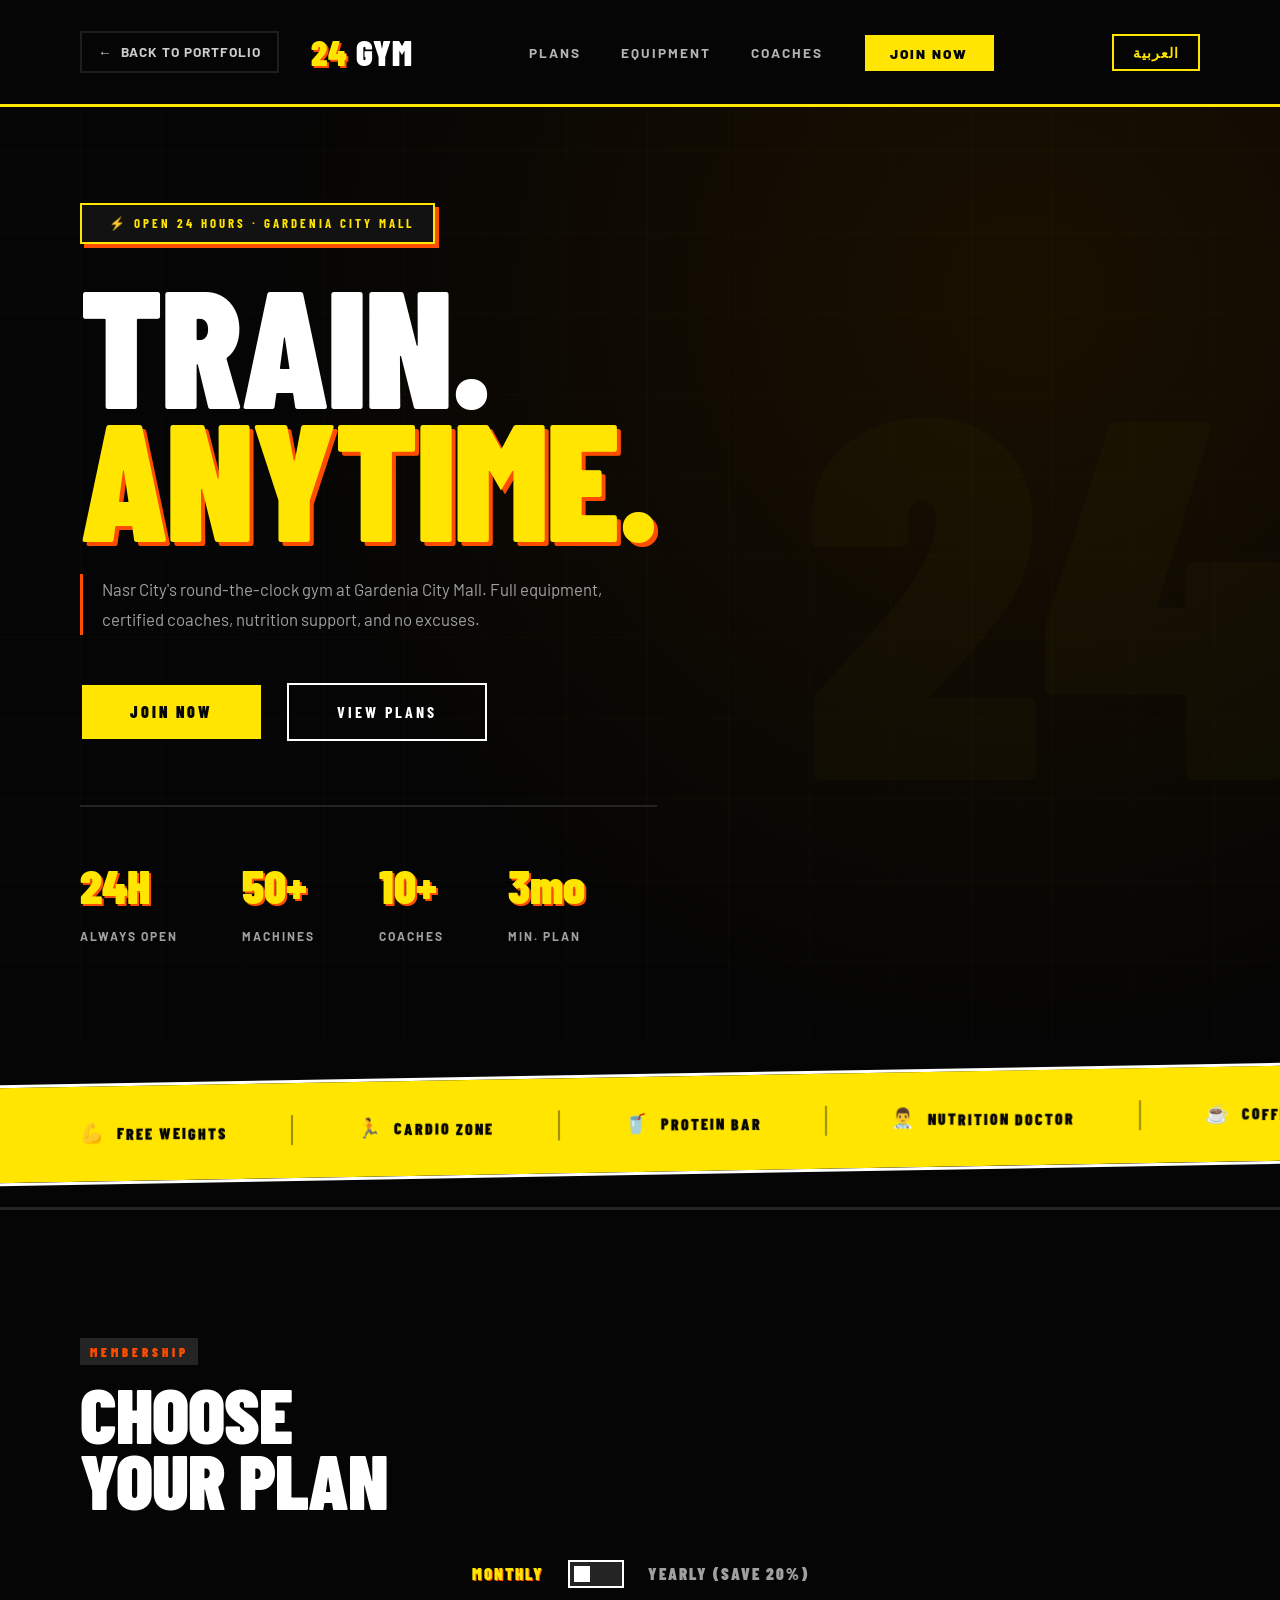
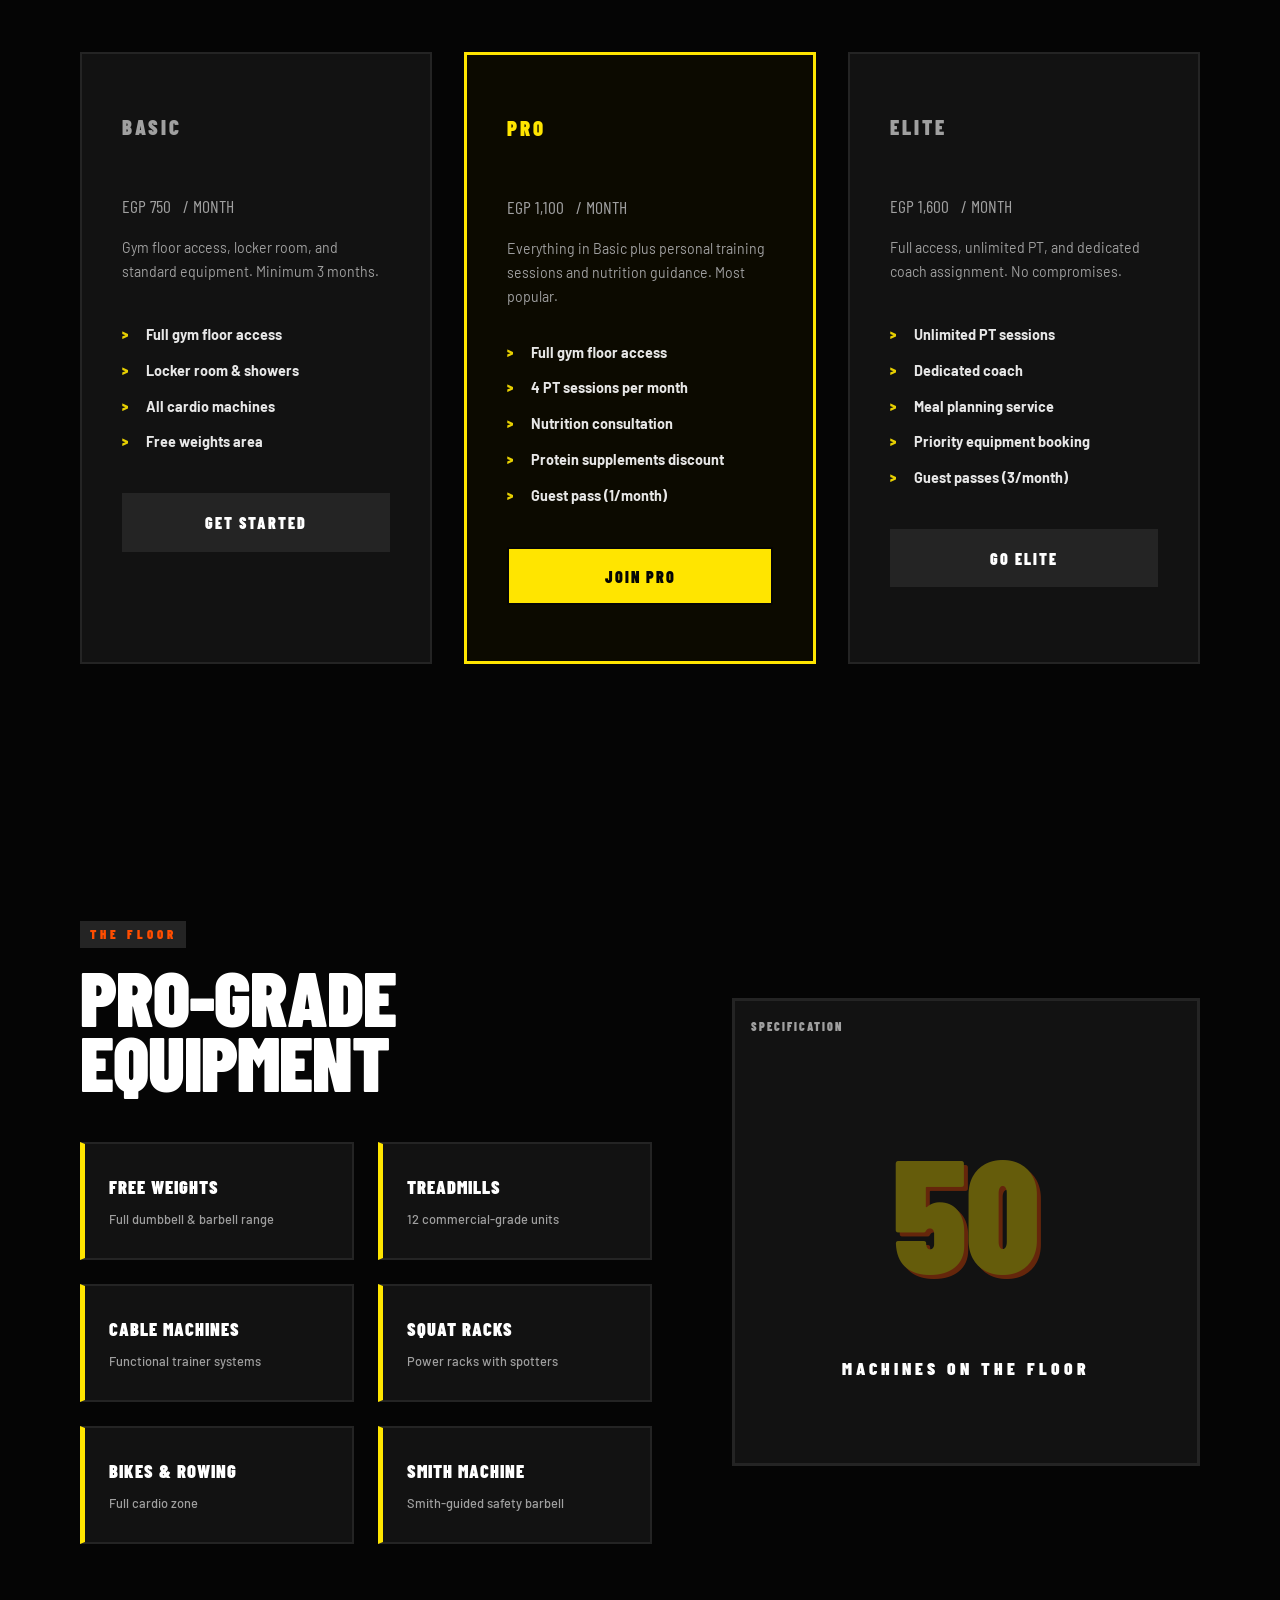
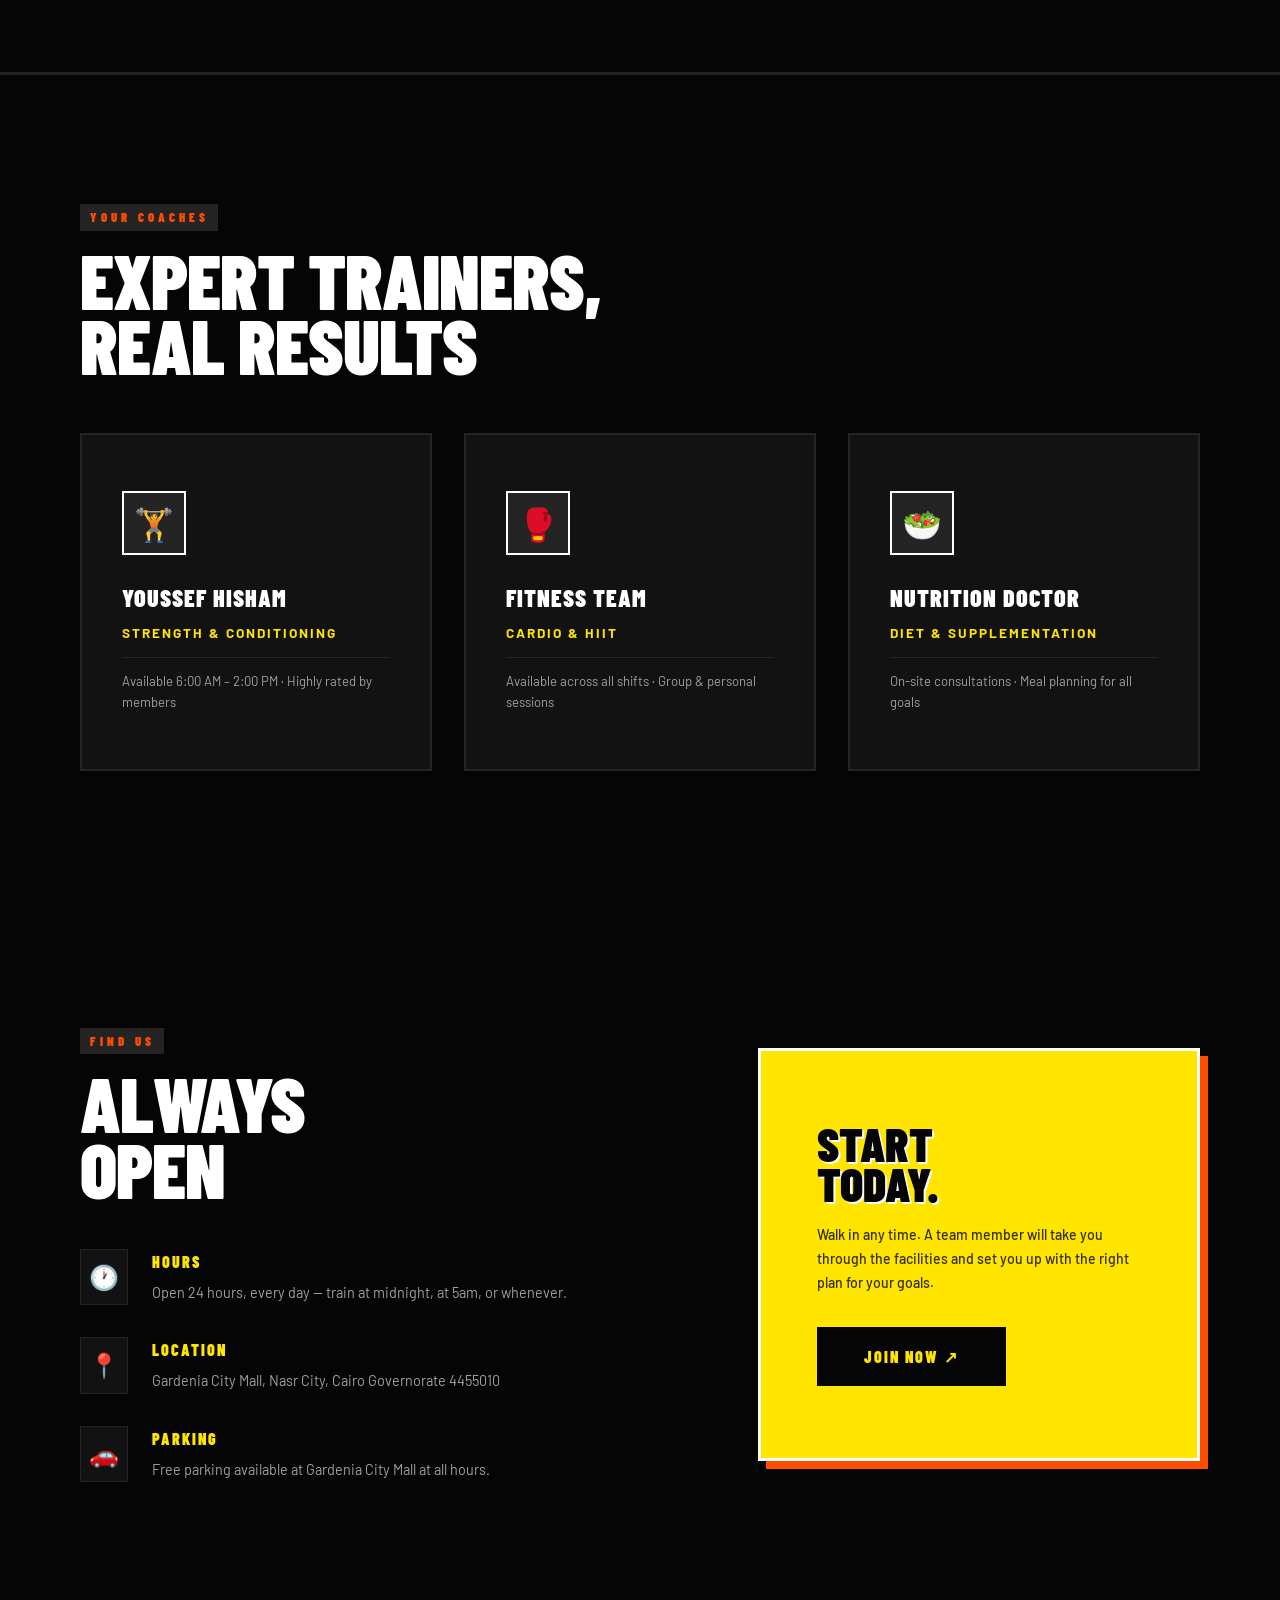
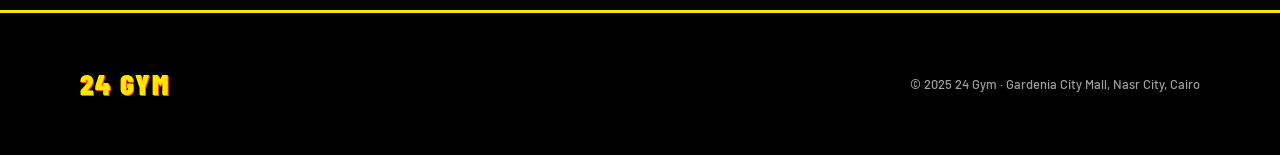
<file: 24-gym.html>
<!DOCTYPE html>
<html lang="en" dir="ltr">

<head>
  <meta charset="UTF-8">
  <meta name="viewport" content="width=device-width, initial-scale=1.0">
  <title data-i18n="docTitle">24 GYM — Gardenia City Mall</title>
  <link
    href="https://fonts.googleapis.com/css2?family=Barlow+Condensed:wght@400;500;600;700;900&family=Barlow:wght@400;500;700&family=Noto+Sans+Arabic:wght@300;400;500;600;700;800;900&display=swap"
    rel="stylesheet">
  <style>
    *,
    *::before,
    *::after {
      box-sizing: border-box;
      margin: 0;
      padding: 0;
    }

    :root {
      --black: #050505;
      --white: #FFFFFF;
      --yellow: #FFE500;
      --orange: #FF4D00;
      --gray: #121212;
      --mid-gray: #242424;
      --light-gray: #A0A0A0;
      --ease: cubic-bezier(0.25, 0.46, 0.45, 0.94);
      --header-height: 72px;
    }

    html {
      scroll-behavior: smooth;
      scroll-padding-top: calc(var(--header-height) + 1rem);
    }

    body {
      background: var(--black);
      color: var(--white);
      font-family: 'Barlow', sans-serif;
      overflow-x: hidden;
      line-height: 1.6;
    }

    /* Accessibility */
    .skip-link {
      position: absolute;
      top: -40px;
      left: 0;
      background: var(--yellow);
      color: var(--black);
      padding: 0.5rem 1rem;
      font-size: 0.8rem;
      font-weight: 700;
      z-index: 200;
      transition: top 200ms;
      text-decoration: none;
    }

    .skip-link:focus {
      top: 0;
    }

    :focus-visible {
      outline: 2px solid var(--yellow);
      outline-offset: 2px;
    }

    button,
    a {
      touch-action: manipulation;
      -webkit-tap-highlight-color: transparent;
    }

    /* Navigation */
    nav {
      display: flex;
      justify-content: space-between;
      align-items: center;
      padding: 1.5rem 5rem;
      position: sticky;
      top: 0;
      background: var(--black);
      z-index: 100;
      border-bottom: 3px solid var(--yellow);
      min-height: var(--header-height);
    }

    .nav-left {
      display: flex;
      align-items: center;
      gap: 2rem;
    }

    .back-link {
      color: var(--white);
      text-decoration: none;
      font-size: 0.85rem;
      font-weight: 700;
      opacity: 0.8;
      transition: all 0.2s var(--ease);
      text-transform: uppercase;
      letter-spacing: 1px;
      display: inline-flex;
      align-items: center;
      gap: 0.5rem;
      border: 2px solid var(--mid-gray);
      padding: 0.5rem 1rem;
    }

    .back-link:hover {
      opacity: 1;
      border-color: var(--yellow);
      color: var(--yellow);
    }

    .back-link:focus-visible {
      outline-color: var(--yellow);
    }

    .logo {
      font-family: 'Barlow Condensed', sans-serif;
      font-size: 2.2rem;
      font-weight: 900;
      letter-spacing: 1px;
    }

    .logo span {
      color: var(--yellow);
      text-shadow: 2px 2px 0 var(--orange);
    }

    nav ul {
      list-style: none;
      display: flex;
      gap: 2.5rem;
      align-items: center;
    }

    nav a {
      color: var(--white);
      text-decoration: none;
      font-size: 0.85rem;
      font-weight: 700;
      text-transform: uppercase;
      letter-spacing: 2px;
      opacity: 0.7;
      transition: opacity 0.2s;
    }

    nav a:hover {
      opacity: 1;
      color: var(--yellow);
    }

    nav a.active {
      opacity: 1;
      color: var(--yellow);
    }

    .nav-join {
      background: var(--yellow);
      color: var(--black) !important;
      opacity: 1 !important;
      padding: 0.6rem 1.6rem;
      font-weight: 900 !important;
      letter-spacing: 2px;
      border: 2px solid var(--black);
    }

    .nav-join:hover {
      background: var(--white);
      box-shadow: 3px 3px 0 var(--orange);
      transform: translate(-3px, -3px);
    }

    .nav-right {
      display: flex;
      align-items: center;
      gap: 1.5rem;
    }

    .lang-switch {
      background: transparent;
      border: 2px solid var(--yellow);
      color: var(--yellow);
      padding: 0.5rem 1.2rem;
      font-family: 'Barlow Condensed', sans-serif;
      font-size: 0.85rem;
      font-weight: 700;
      letter-spacing: 1px;
      cursor: pointer;
      text-transform: uppercase;
      transition: all 0.2s var(--ease);
    }

    .lang-switch:hover {
      background: var(--yellow);
      color: var(--black);
      box-shadow: 3px 3px 0 var(--white);
      transform: translate(-3px, -3px);
    }

    .menu-toggle {
      display: none;
      background: transparent;
      border: none;
      cursor: pointer;
      flex-direction: column;
      justify-content: space-between;
      width: 24px;
      height: 18px;
      z-index: 110;
      padding: 0;
    }

    .menu-toggle span {
      display: block;
      width: 100%;
      height: 3px;
      background: var(--white);
      transition: all 0.2s var(--ease);
    }

    .menu-toggle.active span:nth-child(1) {
      transform: rotate(45deg) translate(5px, 4px);
      background: var(--yellow);
    }

    .menu-toggle.active span:nth-child(2) {
      opacity: 0;
    }

    .menu-toggle.active span:nth-child(3) {
      transform: rotate(-45deg) translate(5px, -5px);
      background: var(--yellow);
    }

    .mobile-menu-drawer {
      position: fixed;
      inset: 0;
      background: var(--black);
      z-index: 90;
      display: flex;
      flex-direction: column;
      justify-content: center;
      align-items: center;
      padding: 2rem;
      transform: translateX(100%);
      transition: transform 0.3s var(--ease);
      border-left: 3px solid var(--yellow);
    }

    .mobile-menu-drawer.active {
      transform: translateX(0);
    }

    .mobile-menu-drawer ul {
      list-style: none;
      display: flex;
      flex-direction: column;
      gap: 2rem;
      align-items: center;
      margin-bottom: 2rem;
    }

    .mobile-menu-drawer a {
      color: var(--white);
      text-decoration: none;
      font-size: 2.2rem;
      font-family: 'Barlow Condensed', sans-serif;
      font-weight: 900;
      letter-spacing: 2px;
      text-transform: uppercase;
      opacity: 0.8;
    }

    .mobile-menu-drawer a:hover {
      opacity: 1;
      color: var(--yellow);
    }

    .hero {
      min-height: 95vh;
      display: flex;
      align-items: center;
      position: relative;
      overflow: hidden;
      padding: 6rem 5rem;
    }

    .hero-bg {
      position: absolute;
      inset: 0;
      background: radial-gradient(circle at 80% 20%, #1a1000 0%, var(--black) 60%);
    }

    .hero-grid-lines {
      position: absolute;
      inset: 0;
      background-image: repeating-linear-gradient(90deg, transparent, transparent 80px, rgba(255, 229, 0, 0.015) 80px, rgba(255, 229, 0, 0.015) 81px), repeating-linear-gradient(0deg, transparent, transparent 80px, rgba(255, 229, 0, 0.015) 80px, rgba(255, 229, 0, 0.015) 81px);
    }

    .hero-number {
      position: absolute;
      right: -2rem;
      top: 50%;
      transform: translateY(-50%);
      font-family: 'Barlow Condensed', sans-serif;
      font-size: 40vw;
      font-weight: 900;
      color: rgba(255, 229, 0, 0.02);
      line-height: 1;
      pointer-events: none;
      user-select: none;
    }

    .hero-content {
      position: relative;
      z-index: 2;
      max-width: 900px;
    }

    .hero-badge {
      display: inline-flex;
      align-items: center;
      gap: 0.5rem;
      border: 2px solid var(--yellow);
      background: var(--gray);
      color: var(--yellow);
      padding: 0.5rem 1.2rem;
      font-size: 0.8rem;
      font-family: 'Barlow Condensed', sans-serif;
      letter-spacing: 3px;
      font-weight: 700;
      text-transform: uppercase;
      margin-bottom: 2rem;
      box-shadow: 4px 4px 0 var(--orange);
    }

    h1 {
      font-family: 'Barlow Condensed', sans-serif;
      font-size: clamp(4.5rem, 13vw, 11rem);
      font-weight: 900;
      line-height: 0.8;
      text-transform: uppercase;
      letter-spacing: -2px;
    }

    h1 span {
      color: var(--yellow);
      display: block;
      text-shadow: 4px 4px 0 var(--orange);
    }

    .hero-sub {
      font-size: 1.05rem;
      color: var(--light-gray);
      margin-top: 2rem;
      max-width: 550px;
      line-height: 1.8;
      border-left: 3px solid var(--orange);
      padding-left: 1.2rem;
    }

    .hero-btns {
      display: flex;
      gap: 1.5rem;
      margin-top: 3rem;
      flex-wrap: wrap;
    }

    .btn-yellow {
      background: var(--yellow);
      color: var(--black);
      padding: 1.1rem 3rem;
      border: 2px solid var(--black);
      cursor: pointer;
      font-family: 'Barlow Condensed', sans-serif;
      font-size: 1rem;
      font-weight: 900;
      letter-spacing: 3px;
      text-transform: uppercase;
      transition: all 0.15s var(--ease);
    }

    .btn-yellow:hover {
      background: var(--orange);
      color: var(--white);
      box-shadow: 4px 4px 0 var(--white);
      transform: translate(-4px, -4px);
    }

    .btn-yellow:active {
      transform: translate(0, 0);
      box-shadow: none;
    }

    .btn-outline {
      background: transparent;
      color: var(--white);
      padding: 1.1rem 3rem;
      border: 2px solid var(--white);
      cursor: pointer;
      font-family: 'Barlow Condensed', sans-serif;
      font-size: 1rem;
      font-weight: 700;
      letter-spacing: 3px;
      text-transform: uppercase;
      transition: all 0.15s var(--ease);
    }

    .btn-outline:hover {
      border-color: var(--yellow);
      color: var(--yellow);
      box-shadow: 4px 4px 0 var(--orange);
      transform: translate(-4px, -4px);
    }

    .btn-outline:active {
      transform: translate(0, 0);
      box-shadow: none;
    }

    .hero-stats {
      display: flex;
      gap: 4rem;
      margin-top: 4rem;
      padding-top: 2.5rem;
      border-top: 2px solid var(--mid-gray);
      flex-wrap: wrap;
    }

    .h-stat-num {
      font-family: 'Barlow Condensed', sans-serif;
      font-size: 3rem;
      font-weight: 900;
      color: var(--yellow);
      text-shadow: 2px 2px 0 var(--orange);
    }

    .h-stat-label {
      font-size: 0.75rem;
      text-transform: uppercase;
      letter-spacing: 2px;
      color: var(--light-gray);
      margin-top: 0.2rem;
      font-weight: 700;
    }

    .features {
      background: var(--yellow);
      padding: 2rem 5rem;
      display: flex;
      gap: 4rem;
      align-items: center;
      overflow-x: auto;
      border-top: 3px solid var(--white);
      border-bottom: 3px solid var(--white);
      transform: skewY(-1deg);
      margin: 2rem 0;
      scrollbar-width: thin;
      scrollbar-color: var(--black) transparent;
    }

    .features::-webkit-scrollbar {
      height: 4px;
    }

    .features::-webkit-scrollbar-thumb {
      background: var(--black);
      border-radius: 4px;
    }

    .feature {
      display: flex;
      align-items: center;
      gap: 0.8rem;
      white-space: nowrap;
      transform: skewY(1deg);
    }

    .feature-icon {
      font-size: 1.2rem;
    }

    .feature-text {
      font-family: 'Barlow Condensed', sans-serif;
      font-size: 1rem;
      font-weight: 900;
      letter-spacing: 2px;
      text-transform: uppercase;
      color: var(--black);
    }

    .feat-div {
      width: 2px;
      height: 30px;
      background: var(--black);
      flex-shrink: 0;
      opacity: 0.4;
    }

    .section {
      padding: 8rem 5rem;
    }

    .section-label {
      font-family: 'Barlow Condensed', sans-serif;
      font-size: 0.8rem;
      font-weight: 900;
      letter-spacing: 4px;
      text-transform: uppercase;
      color: var(--orange);
      margin-bottom: 0.5rem;
      display: inline-block;
      background: var(--mid-gray);
      padding: 0.2rem 0.6rem;
    }

    .section-title {
      font-family: 'Barlow Condensed', sans-serif;
      font-size: clamp(2.5rem, 6vw, 5rem);
      font-weight: 900;
      text-transform: uppercase;
      line-height: 0.85;
      letter-spacing: -1px;
      margin-top: 0.5rem;
    }

    .plans {
      background: var(--black);
      border-top: 3px solid var(--mid-gray);
    }

    .pricing-toggle-container {
      display: flex;
      justify-content: center;
      align-items: center;
      gap: 1.5rem;
      margin-top: 3rem;
      margin-bottom: 4rem;
    }

    .toggle-label {
      font-family: 'Barlow Condensed', sans-serif;
      font-size: 1.05rem;
      font-weight: 900;
      text-transform: uppercase;
      letter-spacing: 2px;
      color: var(--light-gray);
      transition: color 0.2s;
      cursor: pointer;
      user-select: none;
    }

    .toggle-label.active {
      color: var(--yellow);
      text-shadow: 1px 1px 0 var(--orange);
    }

    .switch {
      position: relative;
      display: inline-block;
      width: 56px;
      height: 28px;
    }

    .switch input {
      opacity: 0;
      width: 0;
      height: 0;
    }

    .slider {
      position: absolute;
      cursor: pointer;
      inset: 0;
      background-color: var(--mid-gray);
      transition: .2s var(--ease);
      border: 2px solid var(--white);
    }

    .slider::before {
      position: absolute;
      content: "";
      height: 16px;
      width: 16px;
      left: 4px;
      bottom: 4px;
      background-color: var(--white);
      transition: .2s var(--ease);
    }

    input:checked+.slider {
      background-color: var(--orange);
    }

    input:checked+.slider::before {
      transform: translateX(26px);
      background-color: var(--yellow);
    }

    [dir="rtl"] input:checked+.slider::before {
      transform: translateX(-26px);
    }

    .plans-grid {
      display: grid;
      grid-template-columns: repeat(3, 1fr);
      gap: 2rem;
      margin-top: 1rem;
    }

    .plan {
      background: var(--gray);
      padding: 3.5rem 2.5rem;
      border: 2px solid var(--mid-gray);
      transition: all 0.2s var(--ease);
      position: relative;
    }

    .plan:hover {
      border-color: var(--yellow);
      transform: translate(-6px, -6px);
      box-shadow: 6px 6px 0 var(--yellow);
    }

    .plan:nth-child(2) {
      background: #0c0a00;
      border: 3px solid var(--yellow);
    }

    .plan:nth-child(2):hover {
      border-color: var(--orange);
      box-shadow: 6px 6px 0 var(--orange);
    }

    .plan-name {
      font-family: 'Barlow Condensed', sans-serif;
      font-size: 1.3rem;
      font-weight: 900;
      letter-spacing: 3px;
      text-transform: uppercase;
      color: var(--light-gray);
    }

    .plan:nth-child(2) .plan-name {
      color: var(--yellow);
    }

    .plan-price {
      font-family: 'Barlow Condensed', sans-serif;
      font-size: 3.8rem;
      font-weight: 900;
      color: var(--white);
      line-height: 1;
      margin-top: 1rem;
    }

    .plan-price span {
      font-size: 1.1rem;
      color: var(--light-gray);
      font-weight: 400;
      text-transform: uppercase;
    }

    .plan-desc {
      font-size: 0.88rem;
      color: var(--light-gray);
      margin-top: 1rem;
      line-height: 1.7;
      min-height: 55px;
    }

    .plan-features {
      list-style: none;
      margin-top: 2rem;
      display: flex;
      flex-direction: column;
      gap: 0.8rem;
    }

    .plan-features li {
      font-size: 0.9rem;
      color: var(--white);
      padding-left: 1.5rem;
      position: relative;
      opacity: 0.9;
      font-weight: 700;
    }

    .plan-features li::before {
      content: '>';
      position: absolute;
      left: 0;
      color: var(--yellow);
      font-family: 'Barlow Condensed', sans-serif;
      font-weight: 900;
    }

    .plan-btn {
      display: block;
      text-align: center;
      background: var(--mid-gray);
      color: var(--white);
      padding: 1.1rem;
      margin-top: 2.5rem;
      font-family: 'Barlow Condensed', sans-serif;
      font-size: 1rem;
      font-weight: 900;
      letter-spacing: 2px;
      text-transform: uppercase;
      cursor: pointer;
      border: 2px solid transparent;
      width: 100%;
      transition: all 0.15s;
    }

    .plan-btn:hover {
      background: var(--white);
      color: var(--black);
      box-shadow: 4px 4px 0 var(--yellow);
      transform: translate(-4px, -4px);
    }

    .plan:nth-child(2) .plan-btn {
      background: var(--yellow);
      color: var(--black);
      border-color: var(--black);
    }

    .plan:nth-child(2) .plan-btn:hover {
      background: var(--orange);
      color: var(--white);
      box-shadow: 4px 4px 0 var(--white);
    }

    .equipment {
      display: grid;
      grid-template-columns: 1.1fr 0.9fr;
      gap: 5rem;
      align-items: center;
    }

    .equipment-list {
      display: grid;
      grid-template-columns: 1fr 1fr;
      gap: 1.5rem;
      margin-top: 3rem;
    }

    .equip-item {
      background: var(--gray);
      padding: 1.8rem 1.5rem;
      border: 2px solid var(--mid-gray);
      border-left: 5px solid var(--yellow);
      transition: all 0.2s var(--ease);
    }

    .equip-item:hover {
      border-color: var(--yellow);
      border-left-width: 10px;
      transform: translateX(6px);
      background: #161616;
    }

    .equip-name {
      font-family: 'Barlow Condensed', sans-serif;
      font-size: 1.15rem;
      font-weight: 900;
      letter-spacing: 1px;
      text-transform: uppercase;
    }

    .equip-desc {
      font-size: 0.8rem;
      color: var(--light-gray);
      margin-top: 0.4rem;
      font-weight: 500;
    }

    .equip-visual {
      background: var(--gray);
      aspect-ratio: 1;
      display: flex;
      flex-direction: column;
      justify-content: center;
      align-items: center;
      gap: 1rem;
      position: relative;
      border: 3px solid var(--mid-gray);
    }

    .equip-visual::before {
      content: 'SPECIFICATION';
      position: absolute;
      top: 1rem;
      left: 1rem;
      font-family: 'Barlow Condensed', sans-serif;
      font-size: 0.75rem;
      font-weight: 900;
      color: var(--light-gray);
      letter-spacing: 2px;
    }

    .equip-visual-num {
      font-family: 'Barlow Condensed', sans-serif;
      font-size: 10rem;
      font-weight: 900;
      color: var(--yellow);
      opacity: 0.35;
      text-shadow: 4px 4px 0 var(--orange);
      transition: transform 0.4s var(--ease);
    }

    .equip-visual:hover .equip-visual-num {
      transform: scale(1.1) rotate(2deg);
    }

    .equip-visual-text {
      font-family: 'Barlow Condensed', sans-serif;
      font-size: 1.1rem;
      font-weight: 900;
      letter-spacing: 4px;
      text-transform: uppercase;
      color: var(--white);
    }

    .coaches {
      background: var(--black);
      border-top: 3px solid var(--mid-gray);
    }

    .coaches-grid {
      display: grid;
      grid-template-columns: repeat(3, 1fr);
      gap: 2rem;
      margin-top: 3.5rem;
    }

    .coach {
      background: var(--gray);
      padding: 3.5rem 2.5rem;
      border: 2px solid var(--mid-gray);
      transition: all 0.2s var(--ease);
    }

    .coach:hover {
      border-color: var(--orange);
      transform: translate(-6px, -6px);
      box-shadow: 6px 6px 0 var(--orange);
    }

    .coach-icon {
      width: 64px;
      height: 64px;
      background: var(--mid-gray);
      border: 2px solid var(--white);
      border-radius: 0;
      display: flex;
      align-items: center;
      justify-content: center;
      font-size: 2rem;
      margin-bottom: 1.5rem;
    }

    .coach-name {
      font-family: 'Barlow Condensed', sans-serif;
      font-size: 1.5rem;
      font-weight: 900;
      letter-spacing: 1px;
      text-transform: uppercase;
    }

    .coach-spec {
      font-size: 0.85rem;
      color: var(--yellow);
      font-weight: 700;
      letter-spacing: 2px;
      text-transform: uppercase;
      margin-top: 0.3rem;
    }

    .coach-hours {
      font-size: 0.82rem;
      color: var(--light-gray);
      margin-top: 0.8rem;
      line-height: 1.6;
      border-top: 1px solid var(--mid-gray);
      padding-top: 0.8rem;
    }

    .visit {
      display: grid;
      grid-template-columns: 1.15fr 0.85fr;
      gap: 5rem;
      align-items: center;
    }

    .visit-info {
      display: flex;
      flex-direction: column;
      gap: 2rem;
      margin-top: 3rem;
    }

    .visit-row {
      display: flex;
      gap: 1.5rem;
      align-items: flex-start;
    }

    .visit-row-icon {
      font-size: 1.5rem;
      flex-shrink: 0;
      padding: 0.5rem;
      background: var(--gray);
      border: 1px solid var(--mid-gray);
    }

    .visit-row-content h4 {
      font-family: 'Barlow Condensed', sans-serif;
      font-size: 1rem;
      font-weight: 900;
      letter-spacing: 2px;
      text-transform: uppercase;
      color: var(--yellow);
    }

    .visit-row-content p {
      font-size: 0.9rem;
      color: var(--light-gray);
      margin-top: 0.4rem;
      line-height: 1.6;
    }

    .join-block {
      background: var(--yellow);
      padding: 4.5rem 3.5rem;
      border: 3px solid var(--white);
      color: var(--black);
      box-shadow: 8px 8px 0 var(--orange);
    }

    .join-block h3 {
      font-family: 'Barlow Condensed', sans-serif;
      font-size: 3rem;
      font-weight: 900;
      color: var(--black);
      text-transform: uppercase;
      line-height: 0.85;
      text-shadow: 2px 2px 0 var(--white);
    }

    .join-block p {
      font-size: 0.88rem;
      color: rgba(0, 0, 0, 0.8);
      margin-top: 1.2rem;
      line-height: 1.7;
      font-weight: 500;
    }

    .join-block button {
      background: var(--black);
      color: var(--yellow);
      padding: 1.1rem 2.8rem;
      border: 2px solid var(--black);
      cursor: pointer;
      font-family: 'Barlow Condensed', sans-serif;
      font-size: 1rem;
      font-weight: 900;
      letter-spacing: 2px;
      text-transform: uppercase;
      margin-top: 2rem;
      transition: all 0.15s;
    }

    .join-block button:hover {
      background: var(--white);
      color: var(--black);
      box-shadow: 4px 4px 0 var(--orange);
      transform: translate(-4px, -4px);
    }

    footer {
      background: #000000;
      padding: 3rem 5rem;
      display: flex;
      justify-content: space-between;
      align-items: center;
      border-top: 3px solid var(--yellow);
    }

    .footer-logo {
      font-family: 'Barlow Condensed', sans-serif;
      font-size: 1.8rem;
      font-weight: 900;
      color: var(--yellow);
      letter-spacing: 2px;
      text-shadow: 1px 1px 0 var(--orange);
    }

    .footer-copy {
      font-size: 0.8rem;
      color: var(--light-gray);
      font-weight: 500;
    }

    .reveal {
      opacity: 0;
      transform: translateY(40px);
      transition: opacity 0.8s cubic-bezier(0.25, 0.46, 0.45, 0.94), transform 0.8s cubic-bezier(0.25, 0.46, 0.45, 0.94);
    }

    .reveal.visible {
      opacity: 1;
      transform: translateY(0);
    }

    .modal {
      position: fixed;
      inset: 0;
      background: rgba(0, 0, 0, 0.92);
      display: flex;
      justify-content: center;
      align-items: center;
      z-index: 120;
      opacity: 0;
      pointer-events: none;
      transition: opacity 0.25s var(--ease);
    }

    .modal.active {
      opacity: 1;
      pointer-events: auto;
    }

    .modal-content {
      background: var(--black);
      border: 3px solid var(--yellow);
      width: 90%;
      max-width: 480px;
      padding: 3.5rem 3rem;
      position: relative;
      border-radius: 0;
      box-shadow: 8px 8px 0 var(--orange);
    }

    .close-modal {
      position: absolute;
      top: 1rem;
      right: 1.5rem;
      background: transparent;
      border: none;
      color: var(--white);
      font-size: 2.2rem;
      cursor: pointer;
      opacity: 0.8;
      transition: color 0.2s;
      line-height: 1;
      padding: 0.25rem;
    }

    .close-modal:hover {
      color: var(--orange);
    }

    .modal-form {
      display: flex;
      flex-direction: column;
      gap: 1.2rem;
      margin-top: 2rem;
    }

    .modal-form label {
      font-size: 0.75rem;
      color: var(--light-gray);
      text-transform: uppercase;
      letter-spacing: 1px;
      font-weight: 700;
      margin-bottom: -0.8rem;
    }

    .modal-form input,
    .modal-form select {
      background: var(--gray);
      border: 2px solid var(--mid-gray);
      padding: 1.1rem;
      color: var(--white);
      font-family: 'Barlow', sans-serif;
      font-size: 0.95rem;
      border-radius: 0;
    }

    .modal-form input:focus,
    .modal-form select:focus {
      outline: none;
      border-color: var(--yellow);
    }

    .modal-form input::placeholder {
      color: var(--light-gray);
      opacity: 0.6;
    }

    .success-container {
      display: flex;
      flex-direction: column;
      align-items: center;
      text-align: center;
      gap: 1.2rem;
      padding: 1.5rem 0;
    }

    .success-icon {
      width: 72px;
      height: 72px;
      background: var(--yellow);
      color: var(--black);
      font-size: 2.2rem;
      border-radius: 0;
      display: flex;
      align-items: center;
      justify-content: center;
      font-weight: 900;
      margin-bottom: 0.5rem;
      border: 3px solid var(--white);
    }

    .hidden {
      display: none !important;
    }

    /* Scroll to top */
    .scroll-top {
      position: fixed;
      bottom: 1.5rem;
      right: 1.5rem;
      width: 44px;
      height: 44px;
      border-radius: 50%;
      background: var(--yellow);
      color: var(--black);
      border: 2px solid var(--black);
      cursor: pointer;
      display: flex;
      align-items: center;
      justify-content: center;
      opacity: 0;
      transform: translateY(10px);
      transition: opacity 300ms var(--ease), transform 300ms var(--ease), background 200ms;
      pointer-events: none;
      z-index: 90;
      font-size: 1.2rem;
      font-weight: 900;
      box-shadow: 3px 3px 0 var(--orange);
    }

    .scroll-top.visible {
      opacity: 1;
      transform: translateY(0);
      pointer-events: auto;
    }

    .scroll-top:hover {
      background: var(--white);
    }

    [dir="rtl"] .scroll-top {
      right: auto;
      left: 1.5rem;
    }

    /* RTL */
    [dir="rtl"] {
      font-family: 'Noto Sans Arabic', 'Barlow', sans-serif;
    }

    [dir="rtl"] .back-link {
      flex-direction: row-reverse;
    }

    [dir="rtl"] .back-link span:first-child {
      display: inline-block;
      transform: scaleX(-1);
    }

    [dir="rtl"] .nav-join {
      letter-spacing: 0;
    }

    [dir="rtl"] .logo {
      letter-spacing: 0;
    }

    [dir="rtl"] .lang-switch {
      letter-spacing: 0;
    }

    [dir="rtl"] .toggle-label {
      letter-spacing: 0;
    }

    [dir="rtl"] .plan-name {
      letter-spacing: 0;
    }

    [dir="rtl"] .plan-features li {
      padding-left: 0;
      padding-right: 1.5rem;
    }

    [dir="rtl"] .plan-features li::before {
      left: auto;
      right: 0;
      content: '<';
    }

    [dir="rtl"] .plan-btn {
      letter-spacing: 0;
    }

    [dir="rtl"] .equip-item {
      border-left: 2px solid var(--mid-gray);
      border-right: 5px solid var(--yellow);
    }

    [dir="rtl"] .equip-item:hover {
      border-right-width: 10px;
      transform: translateX(-6px);
    }

    [dir="rtl"] .equip-visual-text {
      letter-spacing: 0;
    }

    [dir="rtl"] .coach-spec {
      letter-spacing: 0;
    }

    [dir="rtl"] .visit-row-content h4 {
      letter-spacing: 0;
    }

    [dir="rtl"] .join-block button {
      letter-spacing: 0;
    }

    [dir="rtl"] .footer-logo {
      letter-spacing: 0;
    }

    [dir="rtl"] .btn-yellow,
    [dir="rtl"] .btn-outline {
      letter-spacing: 0;
    }

    [dir="rtl"] .hero-badge {
      letter-spacing: 1px;
    }

    [dir="rtl"] .close-modal {
      right: auto;
      left: 1.5rem;
    }

    [dir="rtl"] .hero-sub {
      border-left: none;
      border-right: 3px solid var(--orange);
      padding-left: 0;
      padding-right: 1.2rem;
    }

    [dir="rtl"] h1 {
      letter-spacing: 0;
    }

    @media (max-width: 900px) {
      nav {
        padding: 1.2rem 1.5rem;
      }

      nav ul {
        display: none;
      }

      .menu-toggle {
        display: flex;
      }

      .hero {
        padding: 8rem 1.5rem 4rem 1.5rem;
      }

      .hero-stats {
        gap: 1.5rem;
      }

      .section,
      .features {
        padding: 5rem 1.5rem;
      }

      .plans-grid,
      .coaches-grid {
        grid-template-columns: 1fr;
        gap: 2rem;
        background: transparent;
      }

      .plan {
        border: 2px solid var(--mid-gray);
      }

      .equipment,
      .visit {
        grid-template-columns: 1fr;
        gap: 3.5rem;
      }

      .equip-visual {
        aspect-ratio: 1.2;
      }

      footer {
        flex-direction: column;
        gap: 1.2rem;
        text-align: center;
        padding: 2.5rem 1.5rem;
      }

      .hero-number {
        font-size: 50vw;
        right: -10%;
      }

      h1 {
        font-size: clamp(2.2rem, 10vw, 4rem);
        letter-spacing: -1px;
      }

      .section-title {
        font-size: clamp(1.8rem, 7vw, 2.8rem);
      }

      .hero-sub {
        font-size: 0.9rem;
        margin-top: 1.2rem;
      }

      .hero-btns {
        gap: 0.8rem;
        margin-top: 1.5rem;
      }

      .btn-yellow, .btn-outline {
        padding: 0.85rem 1.8rem;
        font-size: 0.85rem;
        letter-spacing: 2px;
      }

      .hero-stats {
        gap: 1.5rem;
        margin-top: 2rem;
        padding-top: 1.2rem;
      }

      .h-stat-num {
        font-size: 2.2rem;
      }

      .features {
        padding: 1.5rem;
        gap: 2rem;
        transform: none;
      }

      .feature {
        transform: none;
      }

      .plan {
        padding: 2.5rem 1.5rem;
      }

      .plan-name {
        font-size: 1.4rem;
      }

      .plan-price {
        font-size: 3rem;
      }

      .coach-card {
        padding: 2rem 1.5rem;
      }
    }

    @media (max-width: 480px) {
      h1 {
        font-size: clamp(1.8rem, 9vw, 2.5rem);
      }

      .section-title {
        font-size: clamp(1.5rem, 6vw, 2.2rem);
      }

      .hero {
        padding: 6rem 1rem 3rem 1rem;
      }

      .section {
        padding: 3.5rem 1rem;
      }

      .hero-badge {
        font-size: 0.7rem;
        padding: 0.4rem 0.8rem;
      }

      .hero-stats {
        flex-direction: column;
        gap: 1rem;
      }

      .btn-yellow, .btn-outline {
        width: 100%;
        text-align: center;
      }

      .pricing-toggle-container {
        flex-wrap: wrap;
        gap: 0.8rem;
      }

      nav {
        padding: 1rem;
      }
    }

    @media (prefers-reduced-motion: reduce) {

      *,
      *::before,
      *::after {
        animation-duration: 0.01ms !important;
        animation-iteration-count: 1 !important;
        transition-duration: 0.01ms !important;
        scroll-behavior: auto !important;
      }

      .reveal {
        opacity: 1;
        transform: none;
      }

      .scroll-top {
        display: none;
      }
    }
  </style>
</head>

<body>

  <a href="#main" class="skip-link">Skip to content</a>

  <nav id="navbar">
    <div class="nav-left">
      <a href="index.html" class="back-link"><span>←</span> <span data-i18n="backToPortfolio">Back to
          Portfolio</span></a>
      <div class="logo"><span>24</span> GYM</div>
    </div>
    <ul role="menubar">
      <li role="none"><a href="#plans" role="menuitem" data-i18n="navPlans">Plans</a></li>
      <li role="none"><a href="#equipment" role="menuitem" data-i18n="navEquipment">Equipment</a></li>
      <li role="none"><a href="#coaches" role="menuitem" data-i18n="navCoaches">Coaches</a></li>
      <li role="none"><a href="#visit" class="nav-join open-booking-trigger" role="menuitem" data-i18n="navJoin">Join
          Now</a></li>
    </ul>
    <div class="nav-right">
      <button id="lang-switch" class="lang-switch" type="button">العربية</button>
      <button id="menu-toggle" class="menu-toggle" aria-label="Toggle menu" aria-expanded="false" type="button">
        <span></span><span></span><span></span>
      </button>
    </div>
  </nav>

  <div class="mobile-menu-drawer" id="mobile-menu-drawer" role="dialog" aria-label="Mobile navigation"
    aria-hidden="true">
    <ul role="menubar">
      <li role="none"><a href="#plans" role="menuitem" data-i18n="navPlans">Plans</a></li>
      <li role="none"><a href="#equipment" role="menuitem" data-i18n="navEquipment">Equipment</a></li>
      <li role="none"><a href="#coaches" role="menuitem" data-i18n="navCoaches">Coaches</a></li>
      <li role="none"><a href="#visit" class="open-booking-trigger" role="menuitem" data-i18n="navJoin">Join Now</a>
      </li>
    </ul>
  </div>

  <main id="main">

    <section class="hero reveal" aria-labelledby="hero-heading">
      <div class="hero-bg"></div>
      <div class="hero-grid-lines"></div>
      <div class="hero-number" aria-hidden="true">24</div>
      <div class="hero-content">
        <div class="hero-badge">
          <span class="pulse" aria-hidden="true"></span>
          <span data-i18n="heroBadge">⚡ Open 24 Hours · Gardenia City Mall</span>
        </div>
        <h1 id="hero-heading" data-i18n="heroTitle">Train.<br><span>Anytime.</span></h1>
        <p class="hero-sub" data-i18n="heroSub">Nasr City's round-the-clock gym at Gardenia City Mall. Full equipment,
          certified coaches, nutrition support, and no excuses.</p>
        <div class="hero-btns">
          <button class="btn-yellow open-booking-trigger" type="button" data-i18n="btnJoin">Join Now</button>
          <button class="btn-outline scroll-to-plans" type="button" data-i18n="btnPlans">View Plans</button>
        </div>
        <div class="hero-stats" role="list">
          <div role="listitem">
            <div class="h-stat-num">24H</div>
            <div class="h-stat-label" data-i18n="statAlwaysOpen">Always open</div>
          </div>
          <div role="listitem">
            <div class="h-stat-num">50+</div>
            <div class="h-stat-label" data-i18n="statMachines">Machines</div>
          </div>
          <div role="listitem">
            <div class="h-stat-num">10+</div>
            <div class="h-stat-label" data-i18n="statCoaches">Coaches</div>
          </div>
          <div role="listitem">
            <div class="h-stat-num">3mo</div>
            <div class="h-stat-label" data-i18n="statMinPlan">Min. plan</div>
          </div>
        </div>
      </div>
    </section>

    <div class="features" role="list">
      <div class="feature" role="listitem"><span class="feature-icon" aria-hidden="true">💪</span><span
          class="feature-text" data-i18n="featWeights">Free weights</span></div>
      <div class="feat-div" aria-hidden="true"></div>
      <div class="feature" role="listitem"><span class="feature-icon" aria-hidden="true">🏃</span><span
          class="feature-text" data-i18n="featCardio">Cardio zone</span></div>
      <div class="feat-div" aria-hidden="true"></div>
      <div class="feature" role="listitem"><span class="feature-icon" aria-hidden="true">🥤</span><span
          class="feature-text" data-i18n="featProtein">Protein bar</span></div>
      <div class="feat-div" aria-hidden="true"></div>
      <div class="feature" role="listitem"><span class="feature-icon" aria-hidden="true">👨‍⚕️</span><span
          class="feature-text" data-i18n="featNutrition">Nutrition doctor</span></div>
      <div class="feat-div" aria-hidden="true"></div>
      <div class="feature" role="listitem"><span class="feature-icon" aria-hidden="true">☕</span><span
          class="feature-text" data-i18n="featCoffee">Coffee station</span></div>
      <div class="feat-div" aria-hidden="true"></div>
      <div class="feature" role="listitem"><span class="feature-icon" aria-hidden="true">🌙</span><span
          class="feature-text" data-i18n="featNight">Night sessions</span></div>
    </div>

    <section id="plans" class="section plans reveal" aria-labelledby="plans-heading">
      <p class="section-label" data-i18n="plansLabel">Membership</p>
      <h2 class="section-title" id="plans-heading" data-i18n="plansTitle">Choose<br>your plan</h2>

      <div class="pricing-toggle-container">
        <span class="toggle-label active" id="billing-monthly" data-i18n="monthly">Monthly</span>
        <label class="switch" for="pricing-checkbox">
          <input type="checkbox" id="pricing-checkbox" aria-label="Toggle yearly billing">
          <span class="slider"></span>
        </label>
        <span class="toggle-label" id="billing-yearly" data-i18n="yearly">Yearly (Save 20%)</span>
      </div>

      <div class="plans-grid" role="list">
        <article class="plan" role="listitem">
          <div class="plan-name" data-i18n="planBasicName">Basic</div>
          <div class="plan-price"><span id="price-basic">EGP 750</span> <span data-i18n="priceMonth">/ month</span>
          </div>
          <div class="plan-desc" data-i18n="planBasicDesc">Gym floor access, locker room, and standard equipment.
            Minimum 3 months.</div>
          <ul class="plan-features">
            <li data-i18n="planBasicF1">Full gym floor access</li>
            <li data-i18n="planBasicF2">Locker room & showers</li>
            <li data-i18n="planBasicF3">All cardio machines</li>
            <li data-i18n="planBasicF4">Free weights area</li>
          </ul>
          <button class="plan-btn open-booking-trigger" type="button" data-plan="basic" data-i18n="planBasicBtn">Get
            Started</button>
        </article>
        <article class="plan" role="listitem">
          <div class="plan-name" data-i18n="planProName">Pro</div>
          <div class="plan-price"><span id="price-pro">EGP 1,100</span> <span data-i18n="priceMonth">/ month</span>
          </div>
          <div class="plan-desc" data-i18n="planProDesc">Everything in Basic plus personal training sessions and
            nutrition guidance. Most popular.</div>
          <ul class="plan-features">
            <li data-i18n="planProF1">Full gym floor access</li>
            <li data-i18n="planProF2">4 PT sessions per month</li>
            <li data-i18n="planProF3">Nutrition consultation</li>
            <li data-i18n="planProF4">Protein supplements discount</li>
            <li data-i18n="planProF5">Guest pass (1/month)</li>
          </ul>
          <button class="plan-btn open-booking-trigger" type="button" data-plan="pro" data-i18n="planProBtn">Join
            Pro</button>
        </article>
        <article class="plan" role="listitem">
          <div class="plan-name" data-i18n="planEliteName">Elite</div>
          <div class="plan-price"><span id="price-elite">EGP 1,600</span> <span data-i18n="priceMonth">/ month</span>
          </div>
          <div class="plan-desc" data-i18n="planEliteDesc">Full access, unlimited PT, and dedicated coach assignment. No
            compromises.</div>
          <ul class="plan-features">
            <li data-i18n="planEliteF1">Unlimited PT sessions</li>
            <li data-i18n="planEliteF2">Dedicated coach</li>
            <li data-i18n="planEliteF3">Meal planning service</li>
            <li data-i18n="planEliteF4">Priority equipment booking</li>
            <li data-i18n="planEliteF5">Guest passes (3/month)</li>
          </ul>
          <button class="plan-btn open-booking-trigger" type="button" data-plan="elite" data-i18n="planEliteBtn">Go
            Elite</button>
        </article>
      </div>
    </section>

    <section id="equipment" class="section reveal" aria-labelledby="equipment-heading">
      <div class="equipment">
        <div>
          <p class="section-label" data-i18n="equipLabel">The floor</p>
          <h2 class="section-title" id="equipment-heading" data-i18n="equipTitle">Pro-grade<br>equipment</h2>
          <div class="equipment-list" role="list">
            <div class="equip-item" role="listitem">
              <div class="equip-name" data-i18n="eq1Name">Free Weights</div>
              <div class="equip-desc" data-i18n="eq1Desc">Full dumbbell & barbell range</div>
            </div>
            <div class="equip-item" role="listitem">
              <div class="equip-name" data-i18n="eq2Name">Treadmills</div>
              <div class="equip-desc" data-i18n="eq2Desc">12 commercial-grade units</div>
            </div>
            <div class="equip-item" role="listitem">
              <div class="equip-name" data-i18n="eq3Name">Cable Machines</div>
              <div class="equip-desc" data-i18n="eq3Desc">Functional trainer systems</div>
            </div>
            <div class="equip-item" role="listitem">
              <div class="equip-name" data-i18n="eq4Name">Squat Racks</div>
              <div class="equip-desc" data-i18n="eq4Desc">Power racks with spotters</div>
            </div>
            <div class="equip-item" role="listitem">
              <div class="equip-name" data-i18n="eq5Name">Bikes & Rowing</div>
              <div class="equip-desc" data-i18n="eq5Desc">Full cardio zone</div>
            </div>
            <div class="equip-item" role="listitem">
              <div class="equip-name" data-i18n="eq6Name">Smith Machine</div>
              <div class="equip-desc" data-i18n="eq6Desc">Smith-guided safety barbell</div>
            </div>
          </div>
        </div>
        <div class="equip-visual" aria-hidden="true">
          <div class="equip-visual-num">50</div>
          <div class="equip-visual-text" data-i18n="equipVisualText">Machines on the floor</div>
        </div>
      </div>
    </section>

    <section id="coaches" class="section coaches reveal" aria-labelledby="coaches-heading">
      <p class="section-label" data-i18n="coachesLabel">Your coaches</p>
      <h2 class="section-title" id="coaches-heading" data-i18n="coachesTitle">Expert trainers,<br>real results</h2>
      <div class="coaches-grid" role="list">
        <article class="coach" role="listitem">
          <div class="coach-icon" aria-hidden="true">🏋️</div>
          <div class="coach-name" data-i18n="c1Name">Youssef Hisham</div>
          <div class="coach-spec" data-i18n="c1Spec">Strength & Conditioning</div>
          <div class="coach-hours" data-i18n="c1Hours">Available 6:00 AM – 2:00 PM · Highly rated by members</div>
        </article>
        <article class="coach" role="listitem">
          <div class="coach-icon" aria-hidden="true">🥊</div>
          <div class="coach-name" data-i18n="c2Name">Fitness Team</div>
          <div class="coach-spec" data-i18n="c2Spec">Cardio & HIIT</div>
          <div class="coach-hours" data-i18n="c2Hours">Available across all shifts · Group & personal sessions</div>
        </article>
        <article class="coach" role="listitem">
          <div class="coach-icon" aria-hidden="true">🥗</div>
          <div class="coach-name" data-i18n="c3Name">Nutrition Doctor</div>
          <div class="coach-spec" data-i18n="c3Spec">Diet & Supplementation</div>
          <div class="coach-hours" data-i18n="c3Hours">On-site consultations · Meal planning for all goals</div>
        </article>
      </div>
    </section>

    <section id="visit" class="section reveal" aria-labelledby="visit-heading">
      <div class="visit">
        <div>
          <p class="section-label" data-i18n="visitLabel">Find us</p>
          <h2 class="section-title" id="visit-heading" data-i18n="visitTitle">Always<br>open</h2>
          <div class="visit-info">
            <div class="visit-row">
              <span class="visit-row-icon" aria-hidden="true">🕐</span>
              <div class="visit-row-content">
                <h4 data-i18n="visitH1">Hours</h4>
                <p data-i18n="visitP1">Open 24 hours, every day — train at midnight, at 5am, or whenever.</p>
              </div>
            </div>
            <div class="visit-row">
              <span class="visit-row-icon" aria-hidden="true">📍</span>
              <div class="visit-row-content">
                <h4 data-i18n="visitH2">Location</h4>
                <p data-i18n="visitP2">Gardenia City Mall, Nasr City, Cairo Governorate 4455010</p>
              </div>
            </div>
            <div class="visit-row">
              <span class="visit-row-icon" aria-hidden="true">🚗</span>
              <div class="visit-row-content">
                <h4 data-i18n="visitH3">Parking</h4>
                <p data-i18n="visitP3">Free parking available at Gardenia City Mall at all hours.</p>
              </div>
            </div>
          </div>
        </div>
        <div class="join-block">
          <h3 data-i18n="joinBlockTitle">Start<br>Today.</h3>
          <p data-i18n="joinBlockDesc">Walk in any time. A team member will take you through the facilities and set you
            up with the right plan for your goals.</p>
          <button class="open-booking-trigger" type="button" data-i18n="joinBlockBtn">Join Now ↗</button>
        </div>
      </div>
    </section>

  </main>

  <footer>
    <div class="footer-logo">24 GYM</div>
    <div class="footer-copy" data-i18n="footerCopy">© 2025 24 Gym · Gardenia City Mall, Nasr City, Cairo</div>
  </footer>

  <button class="scroll-top" id="scroll-top" type="button" aria-label="Back to top">↑</button>

  <div id="booking-modal" class="modal" role="dialog" aria-modal="true" aria-labelledby="modal-title"
    aria-hidden="true">
    <div class="modal-content">
      <button class="close-modal" id="close-modal" type="button" aria-label="Close booking form">&times;</button>
      <div id="booking-form-container">
        <h3 id="modal-title"
          style="font-family: 'Barlow Condensed', sans-serif; font-size: 2rem; font-weight: 900; letter-spacing: 1px;"
          data-i18n="modalTitle">Start Your Journey</h3>
        <p style="font-size: 0.85rem; color: var(--light-gray); margin-top: 0.5rem;" data-i18n="modalDesc">Fill out this
          quick form and our coaches will set you up.</p>
        <form id="gym-booking-form" class="modal-form" novalidate>
          <label for="booking-name" data-i18n="labelName">Your Name</label>
          <input type="text" id="booking-name" required placeholder="Your Name" autocomplete="name">
          <label for="booking-phone" data-i18n="labelPhone">Phone Number</label>
          <input type="tel" id="booking-phone" required placeholder="Phone Number" autocomplete="tel" inputmode="tel"
            pattern="[0-9+\s]*">
          <label for="booking-plan" data-i18n="labelPlan">Select Plan</label>
          <select id="booking-plan">
            <option value="basic" data-i18n="planBasicOption">Basic Plan — EGP 750/mo</option>
            <option value="pro" selected data-i18n="planProOption">Pro Plan — EGP 1,100/mo</option>
            <option value="elite" data-i18n="planEliteOption">Elite Plan — EGP 1,600/mo</option>
          </select>
          <button type="submit" class="btn-yellow" data-i18n="modalSubmit">Request Access</button>
        </form>
      </div>
      <div id="booking-success-container" class="success-container hidden">
        <div class="success-icon" aria-hidden="true">✓</div>
        <h3 style="font-family: 'Barlow Condensed', sans-serif; font-size: 2rem; font-weight: 900;"
          data-i18n="successTitle">Registration Received</h3>
        <p style="font-size: 0.85rem; color: var(--light-gray); margin-bottom: 1rem;" data-i18n="successDesc">Thank you!
          We've received your request and will contact you within the hour.</p>
        <button id="success-close-btn" class="btn-outline" type="button" data-i18n="successClose">Close</button>
      </div>
    </div>
  </div>

  <script>
    const T = {
      en: {
        docTitle: "24 GYM — Gardenia City Mall",
        backToPortfolio: "Back to Portfolio",
        navPlans: "Plans",
        navEquipment: "Equipment",
        navCoaches: "Coaches",
        navJoin: "Join Now",
        heroBadge: "⚡ Open 24 Hours · Gardenia City Mall",
        heroTitle: "Train.<br><span>Anytime.</span>",
        heroSub: "Nasr City's round-the-clock gym at Gardenia City Mall. Full equipment, certified coaches, nutrition support, and no excuses.",
        btnJoin: "Join Now",
        btnPlans: "View Plans",
        statAlwaysOpen: "Always open",
        statMachines: "Machines",
        statCoaches: "Coaches",
        statMinPlan: "Min. plan",
        featWeights: "Free weights",
        featCardio: "Cardio zone",
        featProtein: "Protein bar",
        featNutrition: "Nutrition doctor",
        featCoffee: "Coffee station",
        featNight: "Night sessions",
        plansLabel: "Membership",
        plansTitle: "Choose<br>your plan",
        monthly: "Monthly",
        yearly: "Yearly (Save 20%)",
        priceMonth: "/ month",
        planBasicName: "Basic",
        planBasicDesc: "Gym floor access, locker room, and standard equipment. Minimum 3 months.",
        planBasicF1: "Full gym floor access",
        planBasicF2: "Locker room & showers",
        planBasicF3: "All cardio machines",
        planBasicF4: "Free weights area",
        planBasicBtn: "Get Started",
        planProName: "Pro",
        planProDesc: "Everything in Basic plus personal training sessions and nutrition guidance. Most popular.",
        planProF1: "Full gym floor access",
        planProF2: "4 PT sessions per month",
        planProF3: "Nutrition consultation",
        planProF4: "Protein supplements discount",
        planProF5: "Guest pass (1/month)",
        planProBtn: "Join Pro",
        planEliteName: "Elite",
        planEliteDesc: "Full access, unlimited PT, and dedicated coach assignment. No compromises.",
        planEliteF1: "Unlimited PT sessions",
        planEliteF2: "Dedicated coach",
        planEliteF3: "Meal planning service",
        planEliteF4: "Priority equipment booking",
        planEliteF5: "Guest passes (3/month)",
        planEliteBtn: "Go Elite",
        equipLabel: "The floor",
        equipTitle: "Pro-grade<br>equipment",
        eq1Name: "Free Weights",
        eq1Desc: "Full dumbbell & barbell range",
        eq2Name: "Treadmills",
        eq2Desc: "12 commercial-grade units",
        eq3Name: "Cable Machines",
        eq3Desc: "Functional trainer systems",
        eq4Name: "Squat Racks",
        eq4Desc: "Power racks with spotters",
        eq5Name: "Bikes & Rowing",
        eq5Desc: "Full cardio zone",
        eq6Name: "Smith Machine",
        eq6Desc: "Smith-guided safety barbell",
        equipVisualText: "Machines on the floor",
        coachesLabel: "Your coaches",
        coachesTitle: "Expert trainers,<br>real results",
        c1Name: "Youssef Hisham",
        c1Spec: "Strength & Conditioning",
        c1Hours: "Available 6:00 AM – 2:00 PM · Highly rated by members",
        c2Name: "Fitness Team",
        c2Spec: "Cardio & HIIT",
        c2Hours: "Available across all shifts · Group & personal sessions",
        c3Name: "Nutrition Doctor",
        c3Spec: "Diet & Supplementation",
        c3Hours: "On-site consultations · Meal planning for all goals",
        visitLabel: "Find us",
        visitTitle: "Always<br>open",
        visitH1: "Hours",
        visitP1: "Open 24 hours, every day — train at midnight, at 5am, or whenever.",
        visitH2: "Location",
        visitP2: "Gardenia City Mall, Nasr City, Cairo Governorate 4455010",
        visitH3: "Parking",
        visitP3: "Free parking available at Gardenia City Mall at all hours.",
        joinBlockTitle: "Start<br>Today.",
        joinBlockDesc: "Walk in any time. A team member will take you through the facilities and set you up with the right plan for your goals.",
        joinBlockBtn: "Join Now ↗",
        footerCopy: "© 2025 24 Gym · Gardenia City Mall, Nasr City, Cairo",
        modalTitle: "Start Your Journey",
        modalDesc: "Fill out this quick form and our coaches will set you up.",
        labelName: "Your Name",
        labelPhone: "Phone Number",
        labelPlan: "Select Plan",
        planBasicOption: "Basic Plan — EGP 750/mo",
        planProOption: "Pro Plan — EGP 1,100/mo",
        planEliteOption: "Elite Plan — EGP 1,600/mo",
        modalSubmit: "Request Access",
        successTitle: "Registration Received",
        successDesc: "Thank you! We've received your request and will contact you within the hour.",
        successClose: "Close",
        placeholderName: "Your Name",
        placeholderPhone: "Phone Number"
      },
      ar: {
        docTitle: "جيم ٢٤ — جاردينيا سيتي مول",
        backToPortfolio: "العودة للمعرض",
        navPlans: "الخطط",
        navEquipment: "المعدات",
        navCoaches: "المدربون",
        navJoin: "اشترك الآن",
        heroBadge: "⚡ مفتوح ٢٤ ساعة · جاردينيا سيتي مول",
        heroTitle: "تدرّب.<br><span>في أي وقت.</span>",
        heroSub: "نادي رياضي مفتوح على مدار الساعة في مدينة نصر بجاردينيا سيتي مول. أجهزة كاملة، مدربون معتمدون، دعم تغذية، وبدون أعذار.",
        btnJoin: "اشترك الآن",
        btnPlans: "عرض الخطط",
        statAlwaysOpen: "مفتوح دائماً",
        statMachines: "أجهزة متكاملة",
        statCoaches: "مدربين خبراء",
        statMinPlan: "الحد الأدنى ٣ شهور",
        featWeights: "أوزان حرة",
        featCardio: "منطقة كارديو",
        featProtein: "بار بروتين",
        featNutrition: "طبيب تغذية",
        featCoffee: "ركن قهوة",
        featNight: "حصص ليلية",
        plansLabel: "العضوية",
        plansTitle: "اختر<br>خطتك المناسبة",
        monthly: "شهرياً",
        yearly: "سنوياً (وفر ٢٠٪)",
        priceMonth: "/ شهرياً",
        planBasicName: "أساسي",
        planBasicDesc: "دخول صالة الجيم، غرف الملابس، والمعدات القياسية. الاشتراك لا يقل عن ٣ أشهر.",
        planBasicF1: "دخول كامل لصالة الألعاب الرياضية",
        planBasicF2: "غرف الملابس والاستحمام",
        planBasicF3: "استخدام أجهزة الكارديو",
        planBasicF4: "منطقة الأوزان الحرة",
        planBasicBtn: "ابدأ الآن",
        planProName: "برو (احترافي)",
        planProDesc: "كل مميزات الاشتراك الأساسي بالإضافة إلى جلسات تدريب شخصية واستشارات تغذية. الأكثر طلباً.",
        planProF1: "دخول كامل لصالة الألعاب الرياضية",
        planProF2: "٤ جلسات تدريب شخصية شهرياً",
        planProF3: "استشارة أنظمة وتخطيط التغذية",
        planProF4: "خصم خاص على مكملات البروتين",
        planProF5: "دعوة ضيف (مرة واحدة شهرياً)",
        planProBtn: "اشترك في برو",
        planEliteName: "إيليت (نخبة)",
        planEliteDesc: "دخول كامل، جلسات تدريب غير محدودة، وتعيين مدرب مخصص لمتابعة أهدافك بدقة.",
        planEliteF1: "جلسات تدريب شخصية غير محدودة",
        planEliteF2: "مدرب خاص مخصص لك",
        planEliteF3: "خدمة تخطيط الوجبات اليومية",
        planEliteF4: "أولوية حجز الأجهزة الخاصة",
        planEliteF5: "دعوات ضيوف (٣ مرات شهرياً)",
        planEliteBtn: "اشترك في إيليت",
        equipLabel: "صالة الأجهزة",
        equipTitle: "أجهزة تدريب<br>بأعلى جودة",
        eq1Name: "الأوزان الحرة",
        eq1Desc: "مجموعة دمبل وبارات متكاملة",
        eq2Name: "المشايات الكهربائية",
        eq2Desc: "١٢ جهازاً تجارياً عالي التحمل",
        eq3Name: "أجهزة الكابلات",
        eq3Desc: "أنظمة تدريب وظيفية متطورة",
        eq4Name: "أقفاص الاسكوات",
        eq4Desc: "حوامل طاقة مجهزة بوسائل الأمان",
        eq5Name: "الدراجات والتجديف",
        eq5Desc: "منطقة متكاملة لأجهزة الكارديو",
        eq6Name: "جهاز سميث",
        eq6Desc: "بار تدريب موجه بمسارات أمان",
        equipVisualText: "جهاز رياضي في الصالة",
        coachesLabel: "المدربون الخبراء",
        coachesTitle: "أفضل المدربين،<br>لنتائج مضمونة",
        c1Name: "يوسف هشام",
        c1Spec: "القوة والياقة البدنية",
        c1Hours: "متاح من ٦:٠٠ صباحاً – ٢:٠٠ ظهراً · تقييم ممتاز من الأعضاء",
        c2Name: "فريق اللياقة البدنية",
        c2Spec: "كارديو وتمارين HIIT",
        c2Hours: "متواجدون بجميع الفترات · حصص تدريب فردية وجماعية",
        c3Name: "طبيب التغذية المختص",
        c3Spec: "الأنظمة الغذائية والمكملات",
        c3Hours: "استشارات طبية بالصالة · تصميم برامج تغذية لجميع الأهداف",
        visitLabel: "موقعنا",
        visitTitle: "مفتوحون<br>دائماً",
        visitH1: "مواعيد العمل",
        visitP1: "مفتوح ٢٤ ساعة، طوال أيام الأسبوع — تدرّب ليلاً أو نهاراً.",
        visitH2: "العنوان",
        visitP2: "جاردينيا سيتي مول، مدينة نصر، محافظة القاهرة ٤٤٥٥٠١٠",
        visitH3: "موقف السيارات",
        visitP3: "مواقف سيارات مجانية متوفرة بجاردينيا سيتي مول في أي وقت.",
        joinBlockTitle: "ابدأ<br>اليوم.",
        joinBlockDesc: "تفضّل بزيارتنا في أي وقت. سيقوم أحد أفراد فريقنا بأخذك في جولة داخل الصالة ومساعدتك في اختيار خطتك المناسبة.",
        joinBlockBtn: "اشترك الآن ↗",
        footerCopy: "© ٢٠٢٥ جيم ٢٤ · جاردينيا سيتي مول، مدينة نصر، القاهرة",
        modalTitle: "ابدأ رحلتك اليوم",
        modalDesc: "ابدأ رحلتك بملء هذا النموذج السريع وسيتصل بك أحد مدربينا.",
        labelName: "الاسم الكريم",
        labelPhone: "رقم الهاتف",
        labelPlan: "اختر الخطة",
        planBasicOption: "الباقة الأساسية — ٧٥٠ ج.م/شهرياً",
        planProOption: "باقة برو — ١,١٠٠ ج.م/شهرياً",
        planEliteOption: "باقة إيليت — ١,٦٠٠ ج.م/شهرياً",
        modalSubmit: "طلب الاشتراك",
        successTitle: "تم استلام طلبك بنجاح",
        successDesc: "شكراً لك! لقد تلقينا طلبك وسيتصل بك أحد ممثلينا خلال ساعة واحدة.",
        successClose: "إغلاق",
        placeholderName: "الاسم الكريم",
        placeholderPhone: "رقم الهاتف"
      }
    };

    const prices = {
      monthly: { basic: "750", pro: "1,100", elite: "1,600" },
      yearly: { basic: "600", pro: "880", elite: "1,280" }
    };
    const pricesAr = {
      monthly: { basic: "٧٥٠", pro: "١,١٠٠", elite: "١,٦٠٠" },
      yearly: { basic: "٦٠٠", pro: "٨٨٠", elite: "١,٢٨٠" }
    };

    let lang = "en";
    let billingCycle = "monthly";

    function setLang(l) {
      lang = l;
      const html = document.documentElement;
      html.setAttribute("lang", l);
      html.setAttribute("dir", l === "ar" ? "rtl" : "ltr");

      // Toggle button label
      document.getElementById("lang-switch").textContent = l === "en" ? "العربية" : "English";

      // Text translations
      document.querySelectorAll("[data-i18n]").forEach(el => {
        const key = el.getAttribute("data-i18n");
        if (T[l][key]) {
          el.innerHTML = T[l][key];
        }
      });

      // Form placeholders
      const nameInput = document.getElementById("booking-name");
      const phoneInput = document.getElementById("booking-phone");
      if (nameInput) nameInput.placeholder = T[l].placeholderName;
      if (phoneInput) phoneInput.placeholder = T[l].placeholderPhone;

      // Update prices display
      updatePricesDisplay();

      // Save language preference
      try { localStorage.setItem("lang", l); } catch (e) { }
    }

    function updatePricesDisplay() {
      const cycleData = lang === "ar" ? pricesAr[billingCycle] : prices[billingCycle];
      const currency = lang === "ar" ? "ج.م " : "EGP ";

      document.getElementById("price-basic").textContent = currency + cycleData.basic;
      document.getElementById("price-pro").textContent = currency + cycleData.pro;
      document.getElementById("price-elite").textContent = currency + cycleData.elite;
    }

    /* ==============================================================
       LANGUAGE TOGGLE INITIALIZATION
       ============================================================== */
    document.getElementById("lang-switch").addEventListener("click", () => {
      setLang(lang === "en" ? "ar" : "en");
    });

    // Check saved language on load
    try {
      const savedLang = localStorage.getItem("lang");
      if (savedLang === "ar" || savedLang === "en") {
        setLang(savedLang);
      } else {
        setLang("en");
      }
    } catch (e) {
      setLang("en");
    }

    /* ==============================================================
       PRICING TOGGLE EVENT
       ============================================================== */
    const pricingCheckbox = document.getElementById("pricing-checkbox");
    const labelMonthly = document.getElementById("billing-monthly");
    const labelYearly = document.getElementById("billing-yearly");

    pricingCheckbox.addEventListener("change", (e) => {
      billingCycle = e.target.checked ? "yearly" : "monthly";
      if (e.target.checked) {
        labelYearly.classList.add("active");
        labelMonthly.classList.remove("active");
      } else {
        labelMonthly.classList.add("active");
        labelYearly.classList.remove("active");
      }
      updatePricesDisplay();
    });

    /* ==============================================================
       MOBILE DRAWER NAVIGATION
       ============================================================== */
    const menuToggle = document.getElementById("menu-toggle");
    const mobileMenuDrawer = document.getElementById("mobile-menu-drawer");

    menuToggle.addEventListener("click", () => {
      const expanded = menuToggle.getAttribute("aria-expanded") === "true";
      menuToggle.setAttribute("aria-expanded", String(!expanded));
      menuToggle.classList.toggle("active");
      mobileMenuDrawer.classList.toggle("active");
      mobileMenuDrawer.setAttribute("aria-hidden", String(expanded));
      document.body.style.overflow = !expanded ? "hidden" : "";
    });

    mobileMenuDrawer.querySelectorAll("a").forEach(link => {
      link.addEventListener("click", () => {
        menuToggle.setAttribute("aria-expanded", "false");
        menuToggle.classList.remove("active");
        mobileMenuDrawer.classList.remove("active");
        mobileMenuDrawer.setAttribute("aria-hidden", "true");
        document.body.style.overflow = "";
      });
    });

    /* ==============================================================
       SCROLL TO PLANS
       ============================================================== */
    const scrollBtn = document.querySelector(".scroll-to-plans");
    if (scrollBtn) {
      scrollBtn.addEventListener("click", () => {
        document.getElementById("plans").scrollIntoView({ behavior: "smooth" });
      });
    }

    /* ==============================================================
       SCROLL REVEAL OBSERVER
       ============================================================= */
    const revealObserver = new IntersectionObserver((entries) => {
      entries.forEach(entry => {
        if (entry.isIntersecting) {
          entry.target.classList.add("visible");
          revealObserver.unobserve(entry.target);
        }
      });
    }, { threshold: 0.12 });

    document.querySelectorAll(".reveal").forEach(el => revealObserver.observe(el));

    /* ==============================================================
       MODAL CONTROLLER
       ============================================================== */
    const modal = document.getElementById("booking-modal");
    const closeBtn = document.getElementById("close-modal");
    const successCloseBtn = document.getElementById("success-close-btn");
    const bookingForm = document.getElementById("gym-booking-form");
    const formContainer = document.getElementById("booking-form-container");
    const successContainer = document.getElementById("booking-success-container");
    const selectPlan = document.getElementById("booking-plan");

    // Open triggers
    document.querySelectorAll(".open-booking-trigger").forEach(btn => {
      btn.addEventListener("click", (e) => {
        e.preventDefault();

        // Select the correct plan if clicked from plan cards
        const selectedPlan = btn.getAttribute("data-plan");
        if (selectedPlan && selectPlan) {
          selectPlan.value = selectedPlan;
        }

        modal.classList.add("active");
        document.body.style.overflow = "hidden";
      });
    });

    // Close triggers
    function closeModal() {
      modal.classList.remove("active");
      document.body.style.overflow = "";
      // Reset state after transition
      setTimeout(() => {
        formContainer.classList.remove("hidden");
        successContainer.classList.add("hidden");
        bookingForm.reset();
      }, 300);
    }

    closeBtn.addEventListener("click", closeModal);
    successCloseBtn.addEventListener("click", closeModal);
    modal.addEventListener("click", (e) => {
      if (e.target === modal) closeModal();
    });

    // Form submit handling
    bookingForm.addEventListener("submit", (e) => {
      e.preventDefault();
      formContainer.classList.add("hidden");
      successContainer.classList.remove("hidden");
    });
  </script>
</body>

</html>
</file>
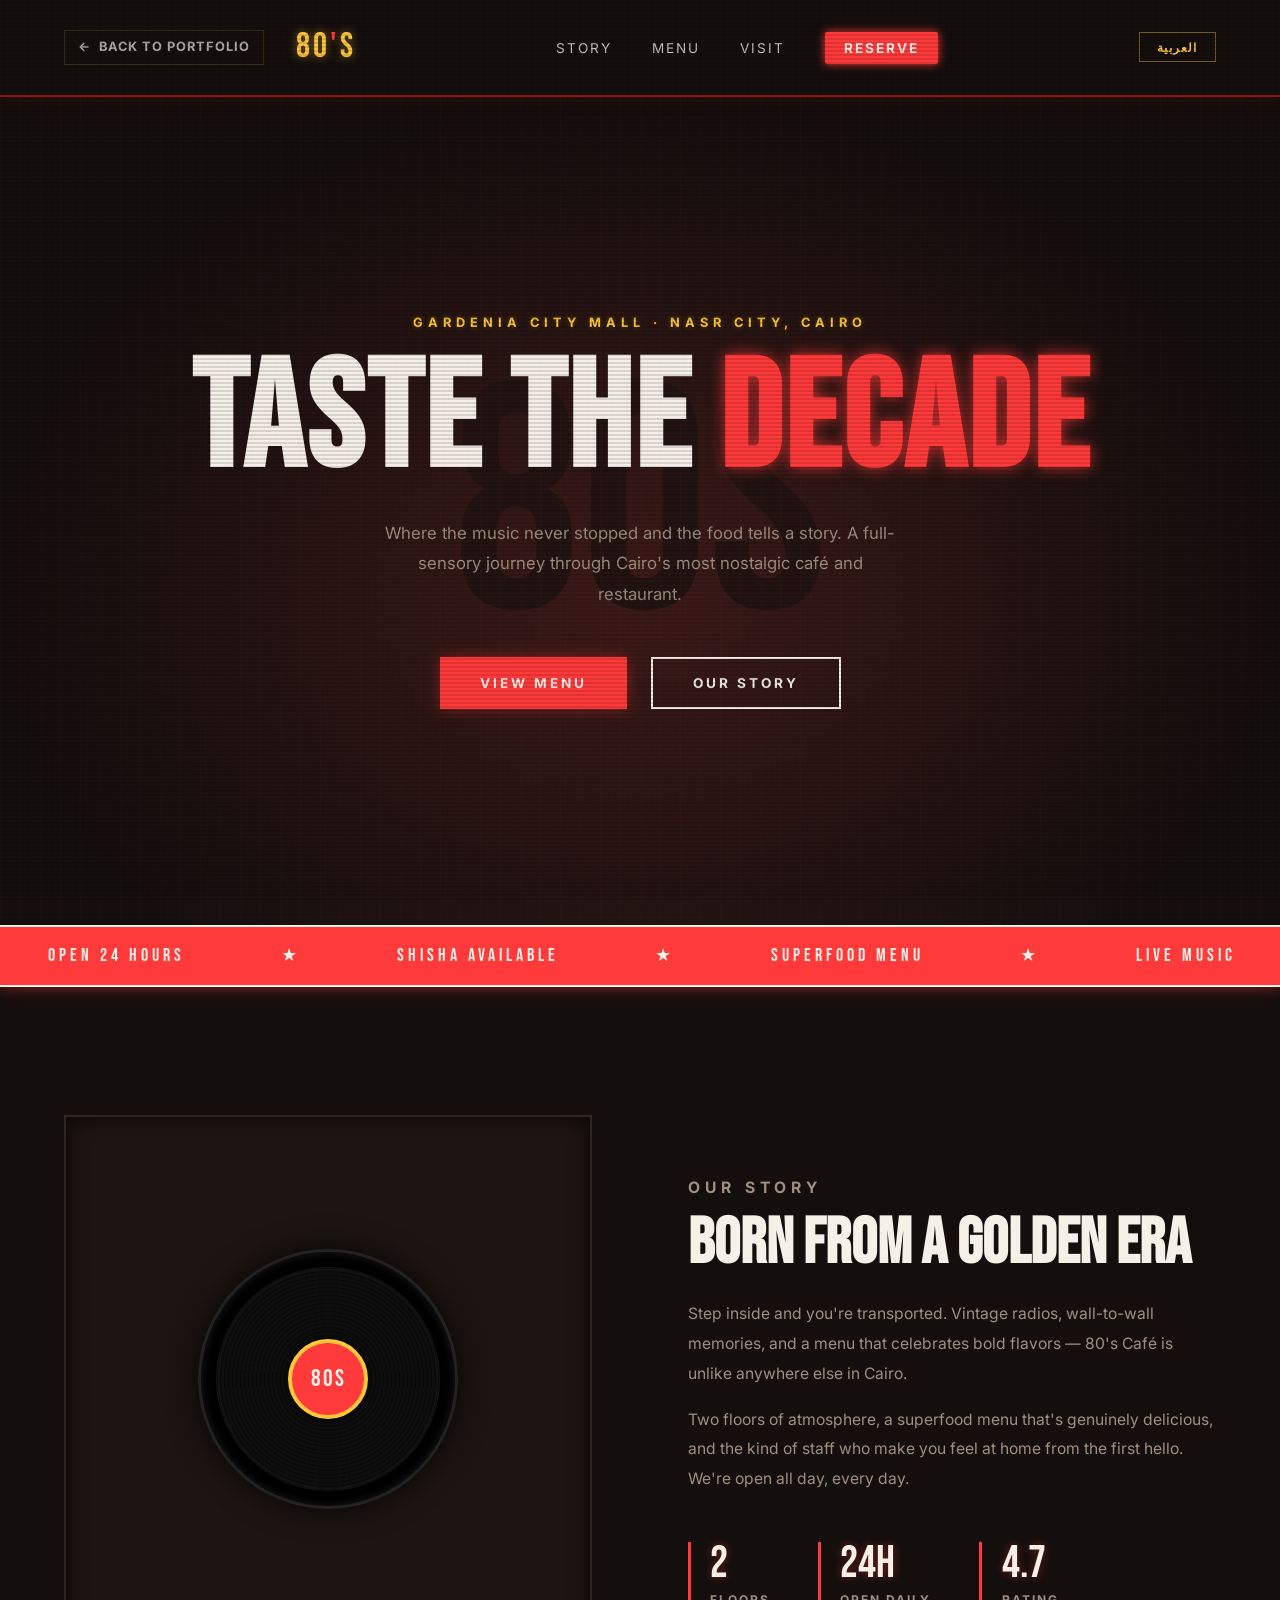
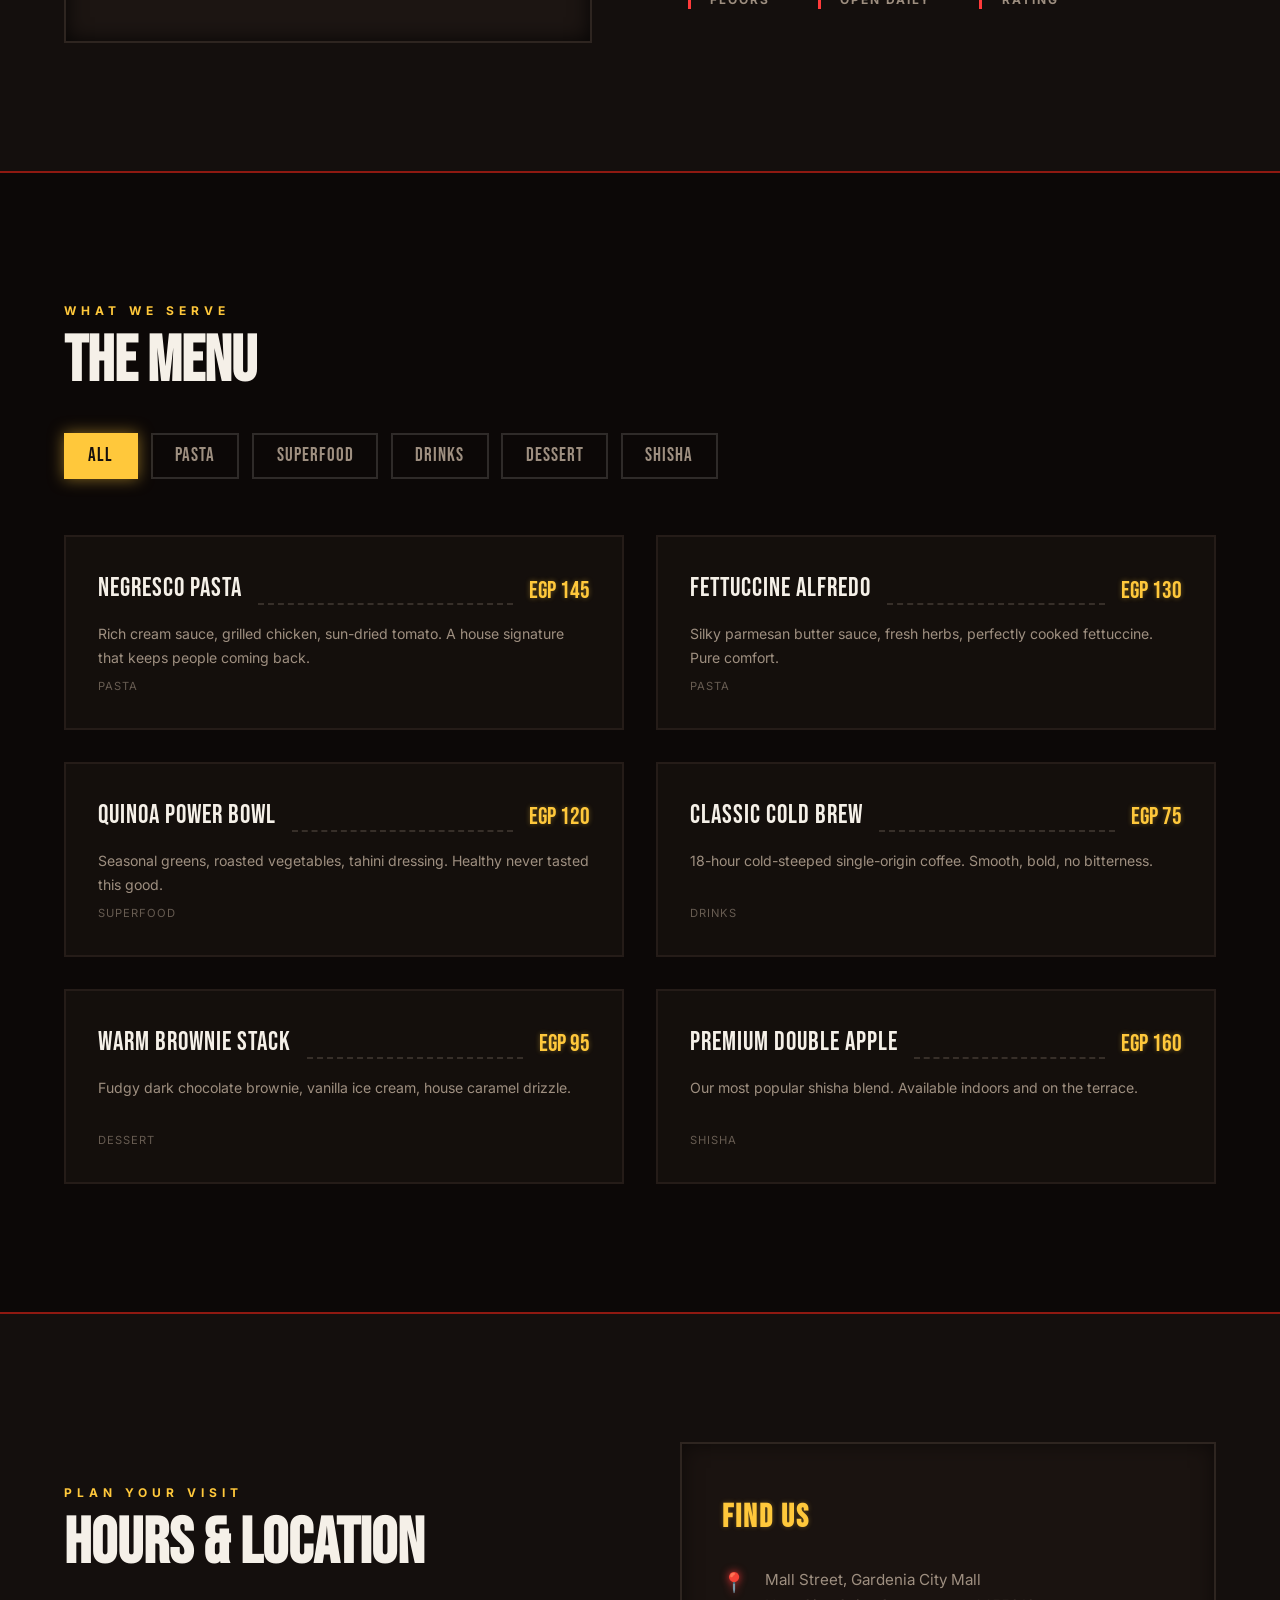
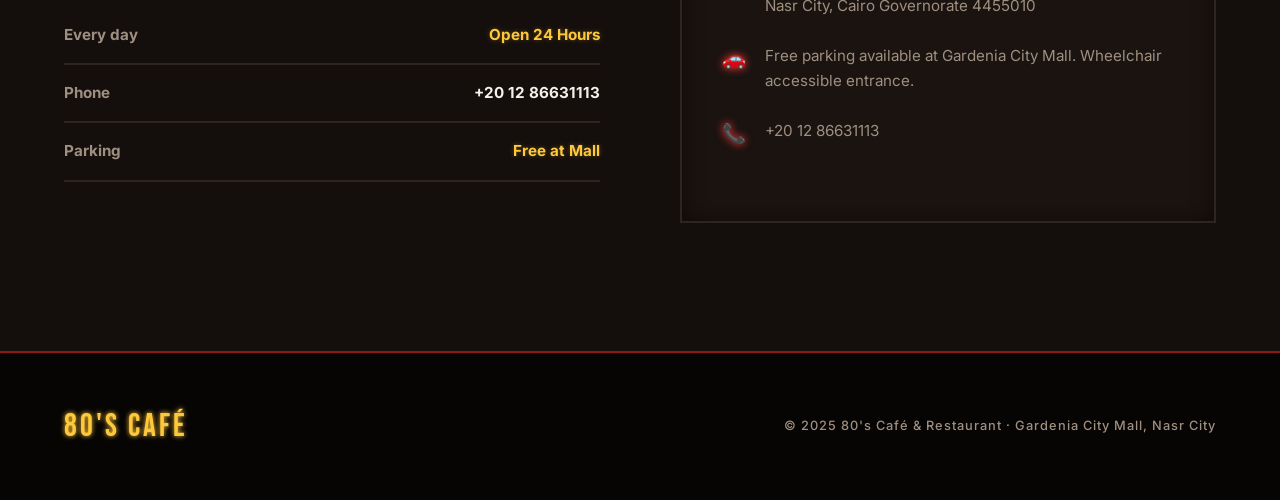
<file: 80s-cafe.html>
<!DOCTYPE html>
<html lang="en" dir="ltr">

<head>
  <meta charset="UTF-8">
  <meta name="viewport" content="width=device-width, initial-scale=1.0">
  <title data-i18n="docTitle">80's Café & Restaurant — Gardenia City Mall</title>
  <link
    href="https://fonts.googleapis.com/css2?family=Bebas+Neue&family=Inter:wght@400;500;600;700&family=Noto+Sans+Arabic:wght@300;400;500;600;700;800;900&display=swap"
    rel="stylesheet">
  <style>
    *,
    *::before,
    *::after {
      box-sizing: border-box;
      margin: 0;
      padding: 0;
    }

    :root {
      --cream: #F5F0E8;
      --dark: #140F0D;
      --red: #FF3A3A;
      --dark-red: #8f1911;
      --gold: #FFC83B;
      --warm-gray: #9E8F80;
      --ease: cubic-bezier(0.4, 0, 0.2, 1);
      --header-height: 64px;
    }

    html {
      scroll-behavior: smooth;
      scroll-padding-top: calc(var(--header-height) + 1rem);
    }

    /* Accessibility */
    .skip-link {
      position: absolute;
      top: -40px;
      left: 0;
      background: var(--red);
      color: var(--cream);
      padding: 0.5rem 1rem;
      font-size: 0.8rem;
      font-weight: 700;
      z-index: 200;
      transition: top 200ms;
      text-decoration: none;
      letter-spacing: 1px;
    }

    .skip-link:focus {
      top: 0;
    }

    :focus-visible {
      outline: 2px solid var(--gold);
      outline-offset: 2px;
    }

    button,
    a {
      touch-action: manipulation;
      -webkit-tap-highlight-color: transparent;
    }

    body::before {
      content: '';
      position: fixed;
      inset: 0;
      background: linear-gradient(rgba(18, 16, 16, 0) 50%, rgba(0, 0, 0, 0.15) 50%),
        linear-gradient(90deg, rgba(255, 0, 0, 0.015), rgba(0, 255, 0, 0.005), rgba(0, 0, 255, 0.015));
      background-size: 100% 4px, 6px 100%;
      z-index: 999;
      pointer-events: none;
      opacity: 0.8;
    }

    @media (prefers-reduced-motion: reduce) {
      body::before {
        display: none;
      }
    }

    body {
      background: var(--dark);
      color: var(--cream);
      font-family: 'Inter', sans-serif;
      overflow-x: hidden;
      line-height: 1.6;
    }

    nav {
      display: flex;
      justify-content: space-between;
      align-items: center;
      padding: 1.2rem 4rem;
      border-bottom: 2px solid var(--dark-red);
      position: sticky;
      top: 0;
      background: var(--dark);
      z-index: 100;
      box-shadow: 0 2px 20px rgba(255, 58, 58, 0.08);
      min-height: var(--header-height);
    }

    .nav-left {
      display: flex;
      align-items: center;
      gap: 2rem;
    }

    .back-link {
      color: var(--cream);
      text-decoration: none;
      font-size: 0.8rem;
      font-weight: 700;
      opacity: 0.7;
      transition: opacity 0.3s, color 0.3s;
      text-transform: uppercase;
      letter-spacing: 1px;
      display: inline-flex;
      align-items: center;
      gap: 0.5rem;
      border: 1px solid rgba(255, 200, 59, 0.2);
      padding: 0.4rem 0.8rem;
    }

    .back-link:hover {
      opacity: 1;
      color: var(--gold);
      border-color: var(--gold);
    }

    .logo {
      font-family: 'Bebas Neue', cursive;
      font-size: 2.2rem;
      color: var(--gold);
      letter-spacing: 3px;
      text-shadow: 0 0 10px rgba(255, 200, 59, 0.5);
    }

    .logo span {
      color: var(--red);
      text-shadow: 0 0 10px rgba(255, 58, 58, 0.6);
    }

    nav ul {
      list-style: none;
      display: flex;
      gap: 2.5rem;
    }

    nav a {
      color: var(--cream);
      text-decoration: none;
      font-size: 0.85rem;
      letter-spacing: 2px;
      text-transform: uppercase;
      opacity: 0.8;
      transition: all 0.3s;
    }

    nav a:hover {
      opacity: 1;
      color: var(--gold);
      text-shadow: 0 0 8px var(--gold);
    }

    nav a.active {
      opacity: 1;
      color: var(--gold);
    }

    .nav-cta {
      background: var(--red);
      color: var(--cream) !important;
      opacity: 1 !important;
      padding: 0.5rem 1.2rem;
      border-radius: 2px;
      box-shadow: 0 0 10px var(--red);
      font-weight: 700;
    }

    .nav-cta:hover {
      background: var(--gold);
      color: var(--dark) !important;
      box-shadow: 0 0 15px var(--gold);
    }

    .nav-right {
      display: flex;
      align-items: center;
      gap: 1.5rem;
    }

    .lang-switch {
      background: transparent;
      border: 1px solid rgba(255, 200, 59, 0.4);
      color: var(--gold);
      padding: 0.4rem 1.1rem;
      font-family: 'Inter', sans-serif;
      font-size: 0.75rem;
      font-weight: 600;
      letter-spacing: 1px;
      cursor: pointer;
      text-transform: uppercase;
      transition: all 0.3s var(--ease);
    }

    .lang-switch:hover {
      background: var(--gold);
      color: var(--dark);
      box-shadow: 0 0 12px var(--gold);
    }

    .menu-toggle {
      display: none;
      background: transparent;
      border: none;
      cursor: pointer;
      flex-direction: column;
      justify-content: space-between;
      width: 22px;
      height: 16px;
      z-index: 110;
      padding: 0;
    }

    .menu-toggle span {
      display: block;
      width: 100%;
      height: 2px;
      background: var(--cream);
      transition: all 0.3s var(--ease);
    }

    .menu-toggle[aria-expanded="true"] span:nth-child(1) {
      transform: rotate(45deg) translate(2px, -1px);
      background: var(--gold);
    }

    .menu-toggle[aria-expanded="true"] span:nth-child(2) {
      opacity: 0;
    }

    .menu-toggle[aria-expanded="true"] span:nth-child(3) {
      transform: rotate(-45deg) translate(2px, 1px);
      background: var(--gold);
    }

    .mobile-menu-drawer {
      position: fixed;
      inset: 0;
      background: var(--dark);
      z-index: 90;
      display: flex;
      flex-direction: column;
      justify-content: center;
      align-items: center;
      padding: 2rem;
      transform: translateX(100%);
      transition: transform 0.4s cubic-bezier(0.4, 0, 0.2, 1);
      border-left: 2px solid var(--dark-red);
    }

    .mobile-menu-drawer.active {
      transform: translateX(0);
    }

    .mobile-menu-drawer ul {
      list-style: none;
      display: flex;
      flex-direction: column;
      gap: 2rem;
      align-items: center;
      margin-bottom: 2rem;
    }

    .mobile-menu-drawer a {
      color: var(--cream);
      text-decoration: none;
      font-size: 2.2rem;
      font-family: 'Bebas Neue', sans-serif;
      letter-spacing: 2px;
      text-transform: uppercase;
      opacity: 0.8;
    }

    .mobile-menu-drawer a:hover {
      opacity: 1;
      color: var(--gold);
      text-shadow: 0 0 8px var(--gold);
    }

    .hero {
      min-height: 92vh;
      display: flex;
      align-items: center;
      justify-content: center;
      text-align: center;
      padding: 4rem 2rem;
      background: radial-gradient(ellipse at 50% 60%, #3d1b18 0%, var(--dark) 70%);
      position: relative;
      overflow: hidden;
    }

    .hero::after {
      content: '';
      position: absolute;
      inset: 0;
      background: linear-gradient(rgba(255, 58, 58, 0.02) 1px, transparent 1px),
        linear-gradient(90deg, rgba(255, 58, 58, 0.02) 1px, transparent 1px);
      background-size: 20px 20px;
      pointer-events: none;
    }

    .hero-year {
      font-family: 'Bebas Neue', cursive;
      font-size: 25vw;
      color: #221411;
      position: absolute;
      top: 50%;
      left: 50%;
      transform: translate(-50%, -50%);
      white-space: nowrap;
      line-height: 1;
      user-select: none;
      pointer-events: none;
    }

    .hero-content {
      position: relative;
      z-index: 2;
    }

    .eyebrow {
      font-size: 0.8rem;
      letter-spacing: 5px;
      text-transform: uppercase;
      color: var(--gold);
      margin-bottom: 1.5rem;
      font-weight: 700;
      text-shadow: 0 0 5px rgba(255, 200, 59, 0.3);
    }

    h1 {
      font-family: 'Bebas Neue', cursive;
      font-size: clamp(4.5rem, 12vw, 9.5rem);
      line-height: 0.85;
      color: var(--cream);
      letter-spacing: 3px;
    }

    h1 em {
      color: var(--red);
      font-style: normal;
      text-shadow: 0 0 15px rgba(255, 58, 58, 0.8);
    }

    .hero-sub {
      font-size: 1.05rem;
      color: var(--warm-gray);
      margin-top: 2rem;
      max-width: 520px;
      line-height: 1.8;
      margin-inline: auto;
    }

    .hero-btns {
      display: flex;
      gap: 1.5rem;
      justify-content: center;
      margin-top: 3rem;
      flex-wrap: wrap;
    }

    .btn-primary {
      background: var(--red);
      color: var(--cream);
      padding: 1rem 2.5rem;
      border: none;
      cursor: pointer;
      font-size: 0.85rem;
      letter-spacing: 3px;
      text-transform: uppercase;
      font-family: 'Inter', sans-serif;
      font-weight: 700;
      box-shadow: 0 0 15px rgba(255, 58, 58, 0.4);
      transition: all 0.3s var(--ease);
    }

    .btn-primary:hover {
      background: var(--cream);
      color: var(--dark);
      box-shadow: 0 0 20px var(--cream);
      transform: translateY(-3px);
    }

    .btn-outline {
      background: transparent;
      color: var(--cream);
      padding: 1rem 2.5rem;
      border: 2px solid var(--cream);
      cursor: pointer;
      font-size: 0.85rem;
      letter-spacing: 3px;
      text-transform: uppercase;
      font-family: 'Inter', sans-serif;
      font-weight: 700;
      transition: all 0.3s var(--ease);
    }

    .btn-outline:hover {
      border-color: var(--gold);
      color: var(--gold);
      box-shadow: 0 0 15px var(--gold);
      transform: translateY(-3px);
    }

    .ticker {
      background: var(--red);
      padding: 0.9rem 0;
      overflow: hidden;
      white-space: nowrap;
      border-top: 2px solid var(--cream);
      border-bottom: 2px solid var(--cream);
      box-shadow: 0 0 15px rgba(255, 58, 58, 0.5);
    }

    .ticker-inner {
      display: inline-block;
      animation: ticker 25s linear infinite;
      will-change: transform;
    }

    .ticker-inner span {
      font-family: 'Bebas Neue', cursive;
      font-size: 1.15rem;
      letter-spacing: 4px;
      color: var(--cream);
      margin: 0 3rem;
    }

    @keyframes ticker {
      from {
        transform: translateX(0);
      }

      to {
        transform: translateX(-50%);
      }
    }

    section {
      padding: 8rem 4rem;
    }

    .section-eyebrow {
      font-size: 0.75rem;
      letter-spacing: 5px;
      text-transform: uppercase;
      color: var(--gold);
      margin-bottom: 0.75rem;
      font-weight: 700;
    }

    .section-title {
      font-family: 'Bebas Neue', cursive;
      font-size: clamp(2.8rem, 5vw, 4.5rem);
      color: var(--cream);
      line-height: 0.95;
    }

    .about {
      display: grid;
      grid-template-columns: 1fr 1fr;
      gap: 6rem;
      align-items: center;
    }

    .about-visual {
      background: #1c1512;
      border: 2px solid #2e2520;
      padding: 3rem;
      display: flex;
      align-items: center;
      justify-content: center;
      aspect-ratio: 1;
      position: relative;
      overflow: hidden;
      box-shadow: inset 0 0 20px rgba(0, 0, 0, 0.8);
    }

    .vinyl-record {
      width: 260px;
      height: 260px;
      background: #000;
      border-radius: 50%;
      position: relative;
      display: flex;
      align-items: center;
      justify-content: center;
      animation: spin 16s linear infinite;
      box-shadow: 0 0 30px rgba(0, 0, 0, 0.8), inset 0 0 10px rgba(255, 255, 255, 0.1);
      border: 3px solid #222;
    }

    .vinyl-grooves {
      position: absolute;
      inset: 15px;
      border-radius: 50%;
      background: repeating-radial-gradient(circle, #0e0e0e, #0e0e0e 2px, #070707 4px);
      border: 3px double rgba(255, 255, 255, 0.03);
    }

    .vinyl-label {
      width: 80px;
      height: 80px;
      background: var(--red);
      border-radius: 50%;
      display: flex;
      align-items: center;
      justify-content: center;
      z-index: 2;
      border: 4px solid var(--gold);
      box-shadow: 0 0 10px rgba(0, 0, 0, 0.5);
    }

    .vinyl-label span {
      font-family: 'Bebas Neue', cursive;
      font-size: 1.5rem;
      color: var(--cream);
      letter-spacing: 2px;
    }

    @keyframes spin {
      from {
        transform: rotate(0deg);
      }

      to {
        transform: rotate(360deg);
      }
    }

    .about-text p {
      color: var(--warm-gray);
      line-height: 1.9;
      margin-top: 1.5rem;
      font-size: 0.98rem;
    }

    .stat-row {
      display: flex;
      gap: 3rem;
      margin-top: 3rem;
      flex-wrap: wrap;
    }

    .stat {
      border-left: 3px solid var(--red);
      padding-left: 1.2rem;
      transition: transform 0.2s var(--ease);
      min-width: 80px;
    }

    .stat:hover {
      transform: translateX(5px);
    }

    .stat-num {
      font-family: 'Bebas Neue', cursive;
      font-size: 2.8rem;
      color: var(--cream);
      line-height: 1;
      text-shadow: 0 0 8px rgba(255, 58, 58, 0.4);
    }

    .stat-label {
      font-size: 0.75rem;
      letter-spacing: 2px;
      text-transform: uppercase;
      color: var(--warm-gray);
      font-weight: 700;
      margin-top: 0.2rem;
    }

    .menu-section {
      background: #0c0807;
      border-top: 2px solid var(--dark-red);
      border-bottom: 2px solid var(--dark-red);
    }

    .menu-filters {
      display: flex;
      gap: 0.8rem;
      flex-wrap: wrap;
      margin-top: 2.5rem;
      margin-bottom: 3.5rem;
    }

    .menu-filter-btn {
      background: transparent;
      border: 2px solid rgba(245, 240, 232, 0.15);
      color: var(--warm-gray);
      padding: 0.6rem 1.4rem;
      cursor: pointer;
      font-family: 'Bebas Neue', cursive;
      font-size: 1.2rem;
      letter-spacing: 1px;
      transition: all 0.3s var(--ease);
      text-transform: uppercase;
    }

    .menu-filter-btn.active,
    .menu-filter-btn:hover {
      background: var(--gold);
      color: var(--dark);
      border-color: var(--gold);
      box-shadow: 0 0 15px rgba(255, 200, 59, 0.5);
    }

    .menu-grid {
      display: grid;
      grid-template-columns: 1fr 1fr;
      gap: 2rem;
    }

    .menu-item {
      background: #140f0c;
      padding: 2rem;
      border: 2px solid #251c18;
      display: flex;
      flex-direction: column;
      justify-content: space-between;
      transition: all 0.3s var(--ease);
    }

    .menu-item[aria-hidden="true"] {
      display: none;
    }

    .menu-item:hover {
      background: #1c1511;
      border-color: var(--gold);
      box-shadow: 0 0 15px rgba(255, 200, 59, 0.15);
      transform: translateY(-3px);
    }

    .menu-item-top {
      display: flex;
      justify-content: space-between;
      align-items: flex-end;
      gap: 1rem;
    }

    .menu-name {
      font-family: 'Bebas Neue', cursive;
      font-size: 1.6rem;
      color: var(--cream);
      letter-spacing: 1px;
    }

    .menu-connector {
      flex-grow: 1;
      border-bottom: 2px dashed rgba(158, 143, 128, 0.25);
      height: 1px;
      margin-bottom: 5px;
      transition: border-color 0.3s;
    }

    .menu-item:hover .menu-connector {
      border-color: var(--gold);
    }

    .menu-price {
      font-family: 'Bebas Neue', cursive;
      font-size: 1.5rem;
      color: var(--gold);
      text-shadow: 0 0 5px rgba(255, 200, 59, 0.4);
    }

    .menu-desc {
      font-size: 0.88rem;
      color: var(--warm-gray);
      margin-top: 0.75rem;
      line-height: 1.7;
      min-height: 48px;
    }

    .menu-cat {
      font-size: 0.7rem;
      color: var(--warm-gray);
      opacity: 0.6;
      margin-top: 0.5rem;
      text-transform: uppercase;
      letter-spacing: 1px;
    }

    .hours-section {
      display: grid;
      grid-template-columns: 1fr 1fr;
      gap: 5rem;
      align-items: center;
    }

    .hours-table {
      margin-top: 2rem;
    }

    .hours-row {
      display: flex;
      justify-content: space-between;
      padding: 1rem 0;
      border-bottom: 2px solid #2e2520;
      font-size: 0.95rem;
    }

    .hours-day {
      color: var(--warm-gray);
      font-weight: 700;
    }

    .hours-time {
      color: var(--cream);
      font-weight: 700;
    }

    .hours-time.open {
      color: var(--gold);
      text-shadow: 0 0 5px rgba(255, 200, 59, 0.3);
    }

    .location-card {
      background: #1a1310;
      border: 2px solid #2e2520;
      padding: 3rem 2.5rem;
      box-shadow: inset 0 0 20px rgba(0, 0, 0, 0.5);
    }

    .location-card h3 {
      font-family: 'Bebas Neue', cursive;
      font-size: 2rem;
      color: var(--gold);
      margin-bottom: 1.5rem;
      letter-spacing: 2px;
      text-shadow: 0 0 5px rgba(255, 200, 59, 0.3);
    }

    .location-detail {
      display: flex;
      gap: 1.2rem;
      margin-bottom: 1.5rem;
      align-items: flex-start;
    }

    .loc-icon {
      color: var(--red);
      font-size: 1.2rem;
      flex-shrink: 0;
      text-shadow: 0 0 8px var(--red);
    }

    .loc-text {
      font-size: 0.95rem;
      color: var(--warm-gray);
      line-height: 1.7;
    }

    footer {
      background: #070504;
      padding: 3rem 4rem;
      border-top: 2px solid var(--dark-red);
      display: flex;
      justify-content: space-between;
      align-items: center;
    }

    .footer-logo {
      font-family: 'Bebas Neue', cursive;
      font-size: 2rem;
      color: var(--gold);
      letter-spacing: 3px;
      text-shadow: 0 0 5px var(--gold);
    }

    .footer-copy {
      font-size: 0.8rem;
      color: var(--warm-gray);
      letter-spacing: 1px;
      font-weight: 500;
    }

    .reveal {
      opacity: 0;
      transform: translateY(35px);
      transition: opacity 0.8s var(--ease), transform 0.8s var(--ease);
    }

    .reveal.visible {
      opacity: 1;
      transform: translateY(0);
    }

    .modal {
      position: fixed;
      inset: 0;
      background: rgba(10, 8, 6, 0.95);
      display: flex;
      justify-content: center;
      align-items: center;
      z-index: 120;
      opacity: 0;
      pointer-events: none;
      transition: opacity 0.25s var(--ease);
    }

    .modal.active {
      opacity: 1;
      pointer-events: auto;
    }

    .modal-content {
      background: var(--dark);
      border: 2px solid var(--gold);
      width: 90%;
      max-width: 480px;
      padding: 3.5rem 2.5rem;
      position: relative;
      border-radius: 0;
      box-shadow: 0 0 30px rgba(255, 200, 59, 0.2);
    }

    .close-modal {
      position: absolute;
      top: 1rem;
      right: 1.5rem;
      background: transparent;
      border: none;
      color: var(--cream);
      font-size: 2.2rem;
      cursor: pointer;
      opacity: 0.8;
      line-height: 1;
      padding: 0.25rem;
    }

    .close-modal:hover {
      color: var(--red);
      text-shadow: 0 0 8px var(--red);
    }

    .modal-form {
      display: flex;
      flex-direction: column;
      gap: 1.2rem;
      margin-top: 2rem;
    }

    .modal-form label {
      font-size: 0.75rem;
      color: var(--warm-gray);
      text-transform: uppercase;
      letter-spacing: 1px;
      font-weight: 700;
      margin-bottom: -0.8rem;
    }

    .modal-form input,
    .modal-form select {
      background: #1c1511;
      border: 2px solid #2e2520;
      padding: 1rem;
      color: var(--cream);
      font-family: 'Inter', sans-serif;
      font-size: 0.9rem;
      border-radius: 0;
    }

    .modal-form input:focus,
    .modal-form select:focus {
      outline: none;
      border-color: var(--gold);
      box-shadow: 0 0 10px rgba(255, 200, 59, 0.2);
    }

    .modal-form input::placeholder {
      color: var(--warm-gray);
      opacity: 0.5;
    }

    .modal-form button {
      margin-top: 0.5rem;
    }

    .success-container {
      display: flex;
      flex-direction: column;
      align-items: center;
      text-align: center;
      gap: 1.2rem;
      padding: 1.5rem 0;
    }

    .success-icon {
      width: 64px;
      height: 64px;
      background: var(--red);
      color: var(--cream);
      font-size: 2rem;
      border-radius: 50%;
      display: flex;
      align-items: center;
      justify-content: center;
      font-weight: 700;
      margin-bottom: 0.5rem;
      box-shadow: 0 0 15px var(--red);
    }

    .hidden {
      display: none !important;
    }

    /* Scroll to top */
    .scroll-top {
      position: fixed;
      bottom: 1.5rem;
      right: 1.5rem;
      width: 44px;
      height: 44px;
      border-radius: 50%;
      background: var(--red);
      color: var(--cream);
      border: 2px solid var(--cream);
      cursor: pointer;
      display: flex;
      align-items: center;
      justify-content: center;
      opacity: 0;
      transform: translateY(10px);
      transition: opacity 300ms var(--ease), transform 300ms var(--ease), background 200ms;
      pointer-events: none;
      z-index: 90;
      font-size: 1.2rem;
      font-weight: 700;
      box-shadow: 0 0 15px rgba(255, 58, 58, 0.4);
    }

    .scroll-top.visible {
      opacity: 1;
      transform: translateY(0);
      pointer-events: auto;
    }

    .scroll-top:hover {
      background: var(--gold);
      color: var(--dark);
    }

    [dir="rtl"] .scroll-top {
      right: auto;
      left: 1.5rem;
    }

    /* RTL */
    [dir="rtl"] {
      font-family: 'Noto Sans Arabic', 'Inter', sans-serif;
    }

    [dir="rtl"] .back-link {
      flex-direction: row-reverse;
    }

    [dir="rtl"] .back-link span:first-child {
      display: inline-block;
      transform: scaleX(-1);
    }

    [dir="rtl"] .logo {
      letter-spacing: 1px;
    }

    [dir="rtl"] .logo span {
      display: inline-block;
    }

    [dir="rtl"] .lang-switch {
      letter-spacing: 0;
    }

    [dir="rtl"] .menu-filter-btn {
      letter-spacing: 0;
      font-family: 'Noto Sans Arabic', 'Bebas Neue', sans-serif;
      font-size: 1rem;
    }

    [dir="rtl"] .menu-name {
      letter-spacing: 0;
    }

    [dir="rtl"] .menu-price {
      letter-spacing: 0;
    }

    [dir="rtl"] .stat {
      border-left: none;
      border-right: 3px solid var(--red);
      padding-left: 0;
      padding-right: 1.2rem;
    }

    [dir="rtl"] .stat-label {
      letter-spacing: 0;
    }

    [dir="rtl"] .eyebrow {
      letter-spacing: 1px;
    }

    [dir="rtl"] .section-eyebrow {
      letter-spacing: 1px;
    }

    [dir="rtl"] .btn-primary,
    [dir="rtl"] .btn-outline {
      letter-spacing: 1px;
    }

    [dir="rtl"] .location-card h3 {
      letter-spacing: 0;
    }

    [dir="rtl"] .footer-logo {
      letter-spacing: 1px;
    }

    [dir="rtl"] .footer-copy {
      letter-spacing: 0;
    }

    [dir="rtl"] .close-modal {
      right: auto;
      left: 1.5rem;
    }

    [dir="rtl"] .ticker-inner {
      animation-direction: reverse;
    }

    @media (max-width: 900px) {
      nav {
        padding: 1rem 1.5rem;
      }

      nav ul {
        display: none;
      }

      .menu-toggle {
        display: flex;
      }

      section {
        padding: 5rem 1.5rem;
      }

      .about,
      .hours-section {
        grid-template-columns: 1fr;
        gap: 3.5rem;
      }

      .about-visual {
        aspect-ratio: 1.2;
      }

      .vinyl-record {
        width: 200px;
        height: 200px;
      }

      .vinyl-label {
        width: 64px;
        height: 64px;
      }

      .menu-grid {
        grid-template-columns: 1fr;
      }

      footer {
        flex-direction: column;
        gap: 1.2rem;
        text-align: center;
        padding: 2.5rem 1.5rem;
      }

      .hero-year {
        font-size: 35vw;
      }

      h1 {
        font-size: clamp(2.5rem, 10vw, 4.5rem);
      }

      .section-title {
        font-size: clamp(1.8rem, 6vw, 2.8rem);
      }

      .hero-sub {
        font-size: 0.9rem;
        margin-top: 1.2rem;
      }

      .hero-btns {
        gap: 0.8rem;
        margin-top: 2rem;
      }

      .btn-primary, .btn-ghost {
        padding: 0.85rem 1.8rem;
        font-size: 0.85rem;
      }

      .section-eyebrow {
        font-size: 0.7rem;
        letter-spacing: 3px;
      }

      .menu-filter-bar {
        flex-wrap: wrap;
        gap: 0.5rem;
      }

      .about-text {
        font-size: 0.95rem;
      }

      .hours-card, .location-card {
        padding: 2rem 1.5rem;
      }
    }

    @media (max-width: 480px) {
      h1 {
        font-size: clamp(2rem, 9vw, 3rem);
      }

      .section-title {
        font-size: clamp(1.5rem, 5vw, 2rem);
      }

      .hero {
        padding: 3rem 1rem;
        min-height: 80vh;
      }

      section {
        padding: 3.5rem 1rem;
      }

      .eyebrow {
        font-size: 0.65rem;
        letter-spacing: 3px;
      }

      .hero-btns {
        flex-direction: column;
      }

      .btn-primary, .btn-ghost {
        width: 100%;
        text-align: center;
      }

      nav {
        padding: 0.8rem 1rem;
      }

      footer {
        padding: 2rem 1rem;
      }

      .about, .hours-section {
        gap: 2rem;
      }
    }

    @media (prefers-reduced-motion: reduce) {

      *,
      *::before,
      *::after {
        animation-duration: 0.01ms !important;
        animation-iteration-count: 1 !important;
        transition-duration: 0.01ms !important;
        scroll-behavior: auto !important;
      }

      .reveal {
        opacity: 1;
        transform: none;
      }

      .vinyl-record {
        animation: none;
      }

      .ticker-inner {
        animation: none;
      }

      .scroll-top {
        display: none;
      }
    }
  </style>
</head>

<body>

  <a href="#main" class="skip-link">Skip to content</a>

  <nav id="navbar">
    <div class="nav-left">
      <a href="index.html" class="back-link"><span>←</span> <span data-i18n="backToPortfolio">Back to
          Portfolio</span></a>
      <div class="logo">80<span>'</span>s</div>
    </div>
    <ul role="menubar">
      <li role="none"><a href="#about" role="menuitem" data-i18n="navStory">Story</a></li>
      <li role="none"><a href="#menu" role="menuitem" data-i18n="navMenu">Menu</a></li>
      <li role="none"><a href="#hours" role="menuitem" data-i18n="navVisit">Visit</a></li>
      <li role="none"><a href="#hours" class="nav-cta open-booking-trigger" role="menuitem"
          data-i18n="navReserve">Reserve</a></li>
    </ul>
    <div class="nav-right">
      <button id="lang-switch" class="lang-switch" type="button">العربية</button>
      <button id="menu-toggle" class="menu-toggle" aria-label="Toggle menu" aria-expanded="false" type="button">
        <span></span><span></span><span></span>
      </button>
    </div>
  </nav>

  <div class="mobile-menu-drawer" id="mobile-menu-drawer" role="dialog" aria-label="Mobile navigation"
    aria-hidden="true">
    <ul role="menubar">
      <li role="none"><a href="#about" role="menuitem" data-i18n="navStory">Story</a></li>
      <li role="none"><a href="#menu" role="menuitem" data-i18n="navMenu">Menu</a></li>
      <li role="none"><a href="#hours" role="menuitem" data-i18n="navVisit">Visit</a></li>
      <li role="none"><a href="#hours" class="open-booking-trigger" role="menuitem" data-i18n="navReserve">Reserve</a>
      </li>
    </ul>
  </div>

  <main id="main">

    <section class="hero reveal" aria-labelledby="hero-heading">
      <div class="hero-year" aria-hidden="true">80s</div>
      <div class="hero-content">
        <p class="eyebrow" data-i18n="heroEyebrow">Gardenia City Mall · Nasr City, Cairo</p>
        <h1 id="hero-heading" data-i18n="heroTitle">Taste the <em>Decade</em></h1>
        <p class="hero-sub" data-i18n="heroSub">Where the music never stopped and the food tells a story. A full-sensory
          journey through Cairo's most nostalgic café and restaurant.</p>
        <div class="hero-btns">
          <button class="btn-primary scroll-to-menu" type="button" data-i18n="btnMenu">View Menu</button>
          <button class="btn-outline scroll-to-about" type="button" data-i18n="btnStory">Our Story</button>
        </div>
      </div>
    </section>

    <div class="ticker" aria-hidden="true">
      <div class="ticker-inner" id="ticker-ribbon"></div>
    </div>

    <section id="about" class="reveal" aria-labelledby="about-heading">
      <div class="about">
        <div class="about-visual">
          <div class="vinyl-record" id="vinyl">
            <div class="vinyl-grooves"></div>
            <div class="vinyl-label">
              <span>80s</span>
            </div>
          </div>
        </div>
        <div class="about-text">
          <p class="section-eyebrow" data-i18n="aboutEyebrow">Our Story</p>
          <h2 class="section-title" id="about-heading" data-i18n="aboutTitle">Born from a golden era</h2>
          <p data-i18n="aboutP1">Step inside and you're transported. Vintage radios, wall-to-wall memories, and a menu
            that celebrates bold flavors — 80's Café is unlike anywhere else in Cairo.</p>
          <p style="margin-top: 1rem;" data-i18n="aboutP2">Two floors of atmosphere, a superfood menu that's genuinely
            delicious, and the kind of staff who make you feel at home from the first hello. We're open all day, every
            day.</p>
          <div class="stat-row">
            <div class="stat">
              <div class="stat-num">2</div>
              <div class="stat-label" data-i18n="statFloors">Floors</div>
            </div>
            <div class="stat">
              <div class="stat-num">24H</div>
              <div class="stat-label" data-i18n="statHours">Open daily</div>
            </div>
            <div class="stat">
              <div class="stat-num">4.7</div>
              <div class="stat-label" data-i18n="statRating">Rating</div>
            </div>
          </div>
        </div>
      </div>
    </section>

    <section id="menu" class="menu-section reveal" aria-labelledby="menu-heading">
      <p class="section-eyebrow" data-i18n="menuEyebrow">What we serve</p>
      <h2 class="section-title" id="menu-heading" data-i18n="menuTitle">The menu</h2>

      <div class="menu-filters" role="tablist" aria-label="Menu categories">
        <button class="menu-filter-btn active" data-filter="all" role="tab" aria-selected="true"
          aria-controls="menu-grid" type="button" data-i18n="filterAll">All</button>
        <button class="menu-filter-btn" data-filter="pasta" role="tab" aria-selected="false" aria-controls="menu-grid"
          type="button" data-i18n="filterPasta">Pasta</button>
        <button class="menu-filter-btn" data-filter="superfood" role="tab" aria-selected="false"
          aria-controls="menu-grid" type="button" data-i18n="filterSuper">Superfood</button>
        <button class="menu-filter-btn" data-filter="drinks" role="tab" aria-selected="false" aria-controls="menu-grid"
          type="button" data-i18n="filterDrinks">Drinks</button>
        <button class="menu-filter-btn" data-filter="dessert" role="tab" aria-selected="false" aria-controls="menu-grid"
          type="button" data-i18n="filterDessert">Dessert</button>
        <button class="menu-filter-btn" data-filter="shisha" role="tab" aria-selected="false" aria-controls="menu-grid"
          type="button" data-i18n="filterShisha">Shisha</button>
      </div>

      <div class="menu-grid" id="menu-grid" role="tabpanel">
        <article class="menu-item" data-category="pasta">
          <div class="menu-item-top">
            <div class="menu-name" data-i18n="item1Name">Negresco Pasta</div>
            <div class="menu-connector"></div>
            <div class="menu-price" id="price-item1">EGP 145</div>
          </div>
          <div class="menu-desc" data-i18n="item1Desc">Rich cream sauce, grilled chicken, sun-dried tomato. A house
            signature that keeps people coming back.</div>
          <div class="menu-cat" data-i18n="catPasta">Pasta</div>
        </article>
        <article class="menu-item" data-category="pasta">
          <div class="menu-item-top">
            <div class="menu-name" data-i18n="item2Name">Fettuccine Alfredo</div>
            <div class="menu-connector"></div>
            <div class="menu-price" id="price-item2">EGP 130</div>
          </div>
          <div class="menu-desc" data-i18n="item2Desc">Silky parmesan butter sauce, fresh herbs, perfectly cooked
            fettuccine. Pure comfort.</div>
          <div class="menu-cat" data-i18n="catPasta">Pasta</div>
        </article>
        <article class="menu-item" data-category="superfood">
          <div class="menu-item-top">
            <div class="menu-name" data-i18n="item3Name">Quinoa Power Bowl</div>
            <div class="menu-connector"></div>
            <div class="menu-price" id="price-item3">EGP 120</div>
          </div>
          <div class="menu-desc" data-i18n="item3Desc">Seasonal greens, roasted vegetables, tahini dressing. Healthy
            never tasted this good.</div>
          <div class="menu-cat" data-i18n="catSuper">Superfood</div>
        </article>
        <article class="menu-item" data-category="drinks">
          <div class="menu-item-top">
            <div class="menu-name" data-i18n="item4Name">Classic Cold Brew</div>
            <div class="menu-connector"></div>
            <div class="menu-price" id="price-item4">EGP 75</div>
          </div>
          <div class="menu-desc" data-i18n="item4Desc">18-hour cold-steeped single-origin coffee. Smooth, bold, no
            bitterness.</div>
          <div class="menu-cat" data-i18n="catDrinks">Drinks</div>
        </article>
        <article class="menu-item" data-category="dessert">
          <div class="menu-item-top">
            <div class="menu-name" data-i18n="item5Name">Warm Brownie Stack</div>
            <div class="menu-connector"></div>
            <div class="menu-price" id="price-item5">EGP 95</div>
          </div>
          <div class="menu-desc" data-i18n="item5Desc">Fudgy dark chocolate brownie, vanilla ice cream, house caramel
            drizzle.</div>
          <div class="menu-cat" data-i18n="catDessert">Dessert</div>
        </article>
        <article class="menu-item" data-category="shisha">
          <div class="menu-item-top">
            <div class="menu-name" data-i18n="item6Name">Premium Double Apple</div>
            <div class="menu-connector"></div>
            <div class="menu-price" id="price-item6">EGP 160</div>
          </div>
          <div class="menu-desc" data-i18n="item6Desc">Our most popular shisha blend. Available indoors and on the
            terrace.</div>
          <div class="menu-cat" data-i18n="catShisha">Shisha</div>
        </article>
      </div>
    </section>

    <section id="hours" class="reveal" aria-labelledby="hours-heading">
      <div class="hours-section">
        <div>
          <p class="section-eyebrow" data-i18n="visitEyebrow">Plan your visit</p>
          <h2 class="section-title" id="hours-heading" data-i18n="visitTitle">Hours & location</h2>
          <div class="hours-table">
            <div class="hours-row"><span class="hours-day" data-i18n="hoursDay">Every day</span><span
                class="hours-time open" data-i18n="hoursTime">Open 24 Hours</span></div>
            <div class="hours-row"><span class="hours-day" data-i18n="phoneLabel">Phone</span><span
                class="hours-time">+20 12 86631113</span></div>
            <div class="hours-row"><span class="hours-day" data-i18n="parkingLabel">Parking</span><span
                class="hours-time open" data-i18n="parkingVal">Free at Mall</span></div>
          </div>
        </div>
        <div class="location-card">
          <h3 data-i18n="findUsTitle">Find us</h3>
          <div class="location-detail">
            <span class="loc-icon" aria-hidden="true">📍</span>
            <span class="loc-text" data-i18n="addressText">Mall Street, Gardenia City Mall<br>Nasr City, Cairo
              Governorate 4455010</span>
          </div>
          <div class="location-detail">
            <span class="loc-icon" aria-hidden="true">🚗</span>
            <span class="loc-text" data-i18n="parkingText">Free parking available at Gardenia City Mall. Wheelchair
              accessible entrance.</span>
          </div>
          <div class="location-detail">
            <span class="loc-icon" aria-hidden="true">📞</span>
            <span class="loc-text">+20 12 86631113</span>
          </div>
        </div>
      </div>
    </section>

  </main>

  <footer>
    <div class="footer-logo">80's Café</div>
    <div class="footer-copy" data-i18n="footerCopy">© 2025 80's Café & Restaurant · Gardenia City Mall, Nasr City</div>
  </footer>

  <button class="scroll-top" id="scroll-top" type="button" aria-label="Back to top">↑</button>

  <div id="booking-modal" class="modal" role="dialog" aria-modal="true" aria-labelledby="modal-title"
    aria-hidden="true">
    <div class="modal-content">
      <button class="close-modal" id="close-modal" type="button" aria-label="Close reservation form">&times;</button>
      <div id="booking-form-container">
        <h3 id="modal-title"
          style="font-family: 'Bebas Neue', cursive; font-size: 2rem; color: var(--gold); letter-spacing: 1px;"
          data-i18n="modalTitle">Book a Table</h3>
        <p style="font-size: 0.85rem; color: var(--warm-gray); margin-top: 0.25rem;" data-i18n="modalDesc">Reserve your
          nostalgic spot. We'll confirm via SMS.</p>
        <form id="cafe-booking-form" class="modal-form" novalidate>
          <label for="booking-name" data-i18n="labelName">Your Name</label>
          <input type="text" id="booking-name" required placeholder="Your Name" autocomplete="name">
          <label for="booking-phone" data-i18n="labelPhone">Phone Number</label>
          <input type="tel" id="booking-phone" required placeholder="Phone Number" autocomplete="tel" inputmode="tel"
            pattern="[0-9+\s]*">
          <label for="booking-shift" data-i18n="labelShift">Preferred Time</label>
          <select id="booking-shift">
            <option value="morning" data-i18n="shiftMorning">Morning (8:00 AM - 4:00 PM)</option>
            <option value="evening" selected data-i18n="shiftEvening">Evening (4:00 PM - 12:00 AM)</option>
            <option value="night" data-i18n="shiftNight">Late Night (12:00 AM - 8:00 AM)</option>
          </select>
          <button type="submit" class="btn-primary" data-i18n="modalSubmit">Book Table</button>
        </form>
      </div>
      <div id="booking-success-container" class="success-container hidden">
        <div class="success-icon" aria-hidden="true">✓</div>
        <h3 style="font-family: 'Bebas Neue', cursive; font-size: 2rem; color: var(--gold);" data-i18n="successTitle">
          Reservation Received</h3>
        <p style="font-size: 0.85rem; color: var(--warm-gray); margin-bottom: 1rem;" data-i18n="successDesc">Thank you!
          Your table request has been received. We'll send a confirmation SMS shortly.</p>
        <button id="success-close-btn" class="btn-outline" type="button" data-i18n="successClose">Close</button>
      </div>
    </div>
  </div>

  <script>
    const T = {
      en: {
        docTitle: "80's Café & Restaurant — Gardenia City Mall",
        backToPortfolio: "Back to Portfolio",
        navStory: "Story",
        navMenu: "Menu",
        navVisit: "Visit",
        navReserve: "Reserve",
        heroEyebrow: "Gardenia City Mall · Nasr City, Cairo",
        heroTitle: "Taste the <em>Decade</em>",
        heroSub: "Where the music never stopped and the food tells a story. A full-sensory journey through Cairo's most nostalgic café and restaurant.",
        btnMenu: "View Menu",
        btnStory: "Our Story",
        tickerOpen: "OPEN 24 HOURS",
        tickerShisha: "SHISHA AVAILABLE",
        tickerSuper: "SUPERFOOD MENU",
        tickerMusic: "LIVE MUSIC",
        tickerFamily: "FAMILY FRIENDLY",
        aboutEyebrow: "Our Story",
        aboutTitle: "Born from a golden era",
        aboutP1: "Step inside and you're transported. Vintage radios, wall-to-wall memories, and a menu that celebrates bold flavors — 80's Café is unlike anywhere else in Cairo.",
        aboutP2: "Two floors of atmosphere, a superfood menu that's genuinely delicious, and the kind of staff who make you feel at home from the first hello. We're open all day, every day.",
        statFloors: "Floors",
        statHours: "Open daily",
        statRating: "Rating",
        menuEyebrow: "What we serve",
        menuTitle: "The menu",
        filterAll: "All",
        filterPasta: "Pasta",
        filterSuper: "Superfood",
        filterDrinks: "Drinks",
        filterDessert: "Dessert",
        filterShisha: "Shisha",
        catPasta: "Pasta",
        catSuper: "Superfood",
        catDrinks: "Drinks",
        catDessert: "Dessert",
        catShisha: "Shisha",
        item1Name: "Negresco Pasta",
        item1Desc: "Rich cream sauce, grilled chicken, sun-dried tomato. A house signature that keeps people coming back.",
        item2Name: "Fettuccine Alfredo",
        item2Desc: "Silky parmesan butter sauce, fresh herbs, perfectly cooked fettuccine. Pure comfort.",
        item3Name: "Quinoa Power Bowl",
        item3Desc: "Seasonal greens, roasted vegetables, tahini dressing. Healthy never tasted this good.",
        item4Name: "Classic Cold Brew",
        item4Desc: "18-hour cold-steeped single-origin coffee. Smooth, bold, no bitterness.",
        item5Name: "Warm Brownie Stack",
        item5Desc: "Fudgy dark chocolate brownie, vanilla ice cream, house caramel drizzle.",
        item6Name: "Premium Double Apple",
        item6Desc: "Our most popular shisha blend. Available indoors and on the terrace.",
        visitEyebrow: "Plan your visit",
        visitTitle: "Hours & location",
        hoursDay: "Every day",
        hoursTime: "Open 24 Hours",
        phoneLabel: "Phone",
        parkingLabel: "Parking",
        parkingVal: "Free at Mall",
        findUsTitle: "Find us",
        addressText: "Mall Street, Gardenia City Mall<br>Nasr City, Cairo Governorate 4455010",
        parkingText: "Free parking available at Gardenia City Mall. Wheelchair accessible entrance.",
        footerCopy: "© 2025 80's Café & Restaurant · Gardenia City Mall, Nasr City",
        modalTitle: "Book a Table",
        modalDesc: "Reserve your nostalgic spot. We'll confirm via SMS.",
        labelName: "Your Name",
        labelPhone: "Phone Number",
        labelShift: "Preferred Time",
        shiftMorning: "Morning (8:00 AM - 4:00 PM)",
        shiftEvening: "Evening (4:00 PM - 12:00 AM)",
        shiftNight: "Late Night (12:00 AM - 8:00 AM)",
        modalSubmit: "Book Table",
        successTitle: "Reservation Received",
        successDesc: "Thank you! Your table request has been received. We'll send a confirmation SMS shortly.",
        successClose: "Close",
        placeholderName: "Your Name",
        placeholderPhone: "Phone Number"
      },
      ar: {
        docTitle: "مقهى الثمانينات ومطعم — جاردينيا سيتي مول",
        backToPortfolio: "العودة للمعرض",
        navStory: "قصتنا",
        navMenu: "القائمة",
        navVisit: "الموقع",
        navReserve: "حجز طاولة",
        heroEyebrow: "جاردينيا سيتي مول · مدينة نصر، القاهرة",
        heroTitle: "تذوّق طعم <em>العقد</em>",
        heroSub: "حيث لم تتوقف الموسيقى أبداً وتكتب الأطباق قصصاً. رحلة حسية متكاملة في أكثر مقاهي ومطاعم القاهرة كلاسيكية ونوستالجيا.",
        btnMenu: "عرض القائمة",
        btnStory: "قصتنا",
        tickerOpen: "مفتوح ٢٤ ساعة",
        tickerShisha: "شيشة فاخرة متوفرة",
        tickerSuper: "أكل صحي ولذيذ",
        tickerMusic: "موسيقى لايف حية",
        tickerFamily: "مناسب جداً للعائلات",
        aboutEyebrow: "قصتنا",
        aboutTitle: "وُلدنا من العصر الذهبي",
        aboutP1: "بمجرد دخولك ستنتقل عبر الزمن. راديوهات كلاسيكية، ذكريات تملأ الجدران، وقائمة طعام تحتفي بالنكهات القوية — مقهى الثمانينات لا يشبه أي مكان آخر في القاهرة.",
        aboutP2: "طابقان من الأجواء الكلاسيكية الساحرة، قائمة طعام صحية لذيذة للغاية، وطاقم عمل يجعلك تشعر وكأنك في منزلك منذ الترحيب الأول. نحن في خدمتك طوال اليوم، كل يوم.",
        statFloors: "طابقين كاملين",
        statHours: "مفتوح يومياً",
        statRating: "التقييم العام",
        menuEyebrow: "ما نقدمه",
        menuTitle: "قائمة الطعام",
        filterAll: "الكل",
        filterPasta: "مكرونة",
        filterSuper: "أكل صحي",
        filterDrinks: "مشروبات",
        filterDessert: "حلويات",
        filterShisha: "شيشة",
        catPasta: "مكرونة",
        catSuper: "أكل صحي",
        catDrinks: "مشروبات",
        catDessert: "حلويات",
        catShisha: "شيشة",
        item1Name: "مكرونة نيجريسكو",
        item1Desc: "صلصة كريمة غنية، دجاج مشوي، طماطم مجففة. نكهة مميزة تجعل ضيوفنا يعودون دائماً.",
        item2Name: "فيتوتشيني ألفريدو",
        item2Desc: "صلصة زبدة البارميزان الناعمة، أعشاب طازجة، مكرونة مطبوخة بعناية. طبق الراحة المطلقة.",
        item3Name: "وعاء الكينوا الصحي",
        item3Desc: "خضار موسمية طازجة، خضروات مشوية، صلصة طحينة. لم يكن الأكل الصحي بهذا الطعم اللذيذ من قبل.",
        item4Name: "كولد برو كلاسيكي",
        item4Desc: "قهوة كولد برو مستخلصة ببطء لمدة ١٨ ساعة من حبوب أحادية المنشأ. ناعمة وقوية بدون مرارة.",
        item5Name: "كعكة البراوني الدافئة",
        item5Desc: "براوني شوكولاتة داكنة غنية بالفرن، أيس كريم فانيليا، وصلصة كراميل مميزة.",
        item6Name: "شيشة تفاحتين فاخر",
        item6Desc: "نكهة الشيشة الأكثر شعبية لدينا. متوفرة في الصالة الداخلية والتراس المفتوح.",
        visitEyebrow: "خطط لزيارتك",
        visitTitle: "المواعيد والموقع",
        hoursDay: "طوال أيام الأسبوع",
        hoursTime: "مفتوح ٢٤ ساعة",
        phoneLabel: "الهاتف",
        parkingLabel: "موقف السيارات",
        parkingVal: "مجاني بالمول",
        findUsTitle: "اعثر علينا",
        addressText: "شارع المول، جاردينيا سيتي مول<br>مدينة نصر، محافظة القاهرة ٤٤٥٥٠١٠",
        parkingText: "يتوفر موقف سيارات مجاني في جاردينيا سيتي مول. مدخل مجهز للكراسي المتحركة.",
        footerCopy: "© ٢٠٢٥ مقهى الثمانينات ومطعم · جاردينيا سيتي مول، مدينة نصر",
        modalTitle: "حجز طاولة",
        modalDesc: "احجز مكانك الكلاسيكي المميز. سنقوم بتأكيد الحجز برسالة نصية.",
        labelName: "الاسم الكريم",
        labelPhone: "رقم الهاتف",
        labelShift: "الوقت المفضل",
        shiftMorning: "الفترة الصباحية (٨:٠٠ ص - ٤:٠٠ م)",
        shiftEvening: "الفترة المسائية (٤:٠٠ م - ١٢:٠٠ ص)",
        shiftNight: "الفترة الليلية المتأخرة (١٢:٠٠ ص - ٨:٠٠ ص)",
        modalSubmit: "تأكيد الحجز",
        successTitle: "تم استلام الحجز",
        successDesc: "شكراً لك! تم استلام طلب الحجز بنجاح. سنرسل لك رسالة تأكيد قصيرة قريباً.",
        successClose: "إغلاق",
        placeholderName: "الاسم الكريم",
        placeholderPhone: "رقم الهاتف"
      }
    };

    let lang = "en";

    function setLang(l) {
      lang = l;
      const html = document.documentElement;
      html.setAttribute("lang", l);
      html.setAttribute("dir", l === "ar" ? "rtl" : "ltr");
      document.getElementById("lang-switch").textContent = l === "en" ? "العربية" : "English";
      document.querySelectorAll("[data-i18n]").forEach(el => {
        const key = el.getAttribute("data-i18n");
        if (T[l][key]) el.innerHTML = T[l][key];
      });
      const nameInput = document.getElementById("booking-name");
      const phoneInput = document.getElementById("booking-phone");
      if (nameInput) nameInput.placeholder = T[l].placeholderName;
      if (phoneInput) phoneInput.placeholder = T[l].placeholderPhone;
      updatePricesDisplay();
      rebuildTicker();
      try { localStorage.setItem("lang", l); } catch (e) { }
    }

    function updatePricesDisplay() {
      const items = {
        item1: lang === "ar" ? "١٤٥ ج.م" : "EGP 145",
        item2: lang === "ar" ? "١٣٠ ج.م" : "EGP 130",
        item3: lang === "ar" ? "١٢٠ ج.م" : "EGP 120",
        item4: lang === "ar" ? "٧٥ ج.م" : "EGP 75",
        item5: lang === "ar" ? "٩٥ ج.م" : "EGP 95",
        item6: lang === "ar" ? "١٦٠ ج.م" : "EGP 160"
      };
      for (let id in items) {
        const el = document.getElementById("price-" + id);
        if (el) el.textContent = items[id];
      }
    }

    function rebuildTicker() {
      const ribbon = document.getElementById("ticker-ribbon");
      const cycle = [
        T[lang].tickerOpen, "★",
        T[lang].tickerShisha, "★",
        T[lang].tickerSuper, "★",
        T[lang].tickerMusic, "★",
        T[lang].tickerFamily, "★"
      ];
      const finalItems = [...cycle, ...cycle];
      ribbon.innerHTML = finalItems.map(item => `<span>${item}</span>`).join("");
    }

    document.getElementById("lang-switch").addEventListener("click", () => {
      setLang(lang === "en" ? "ar" : "en");
    });

    try {
      const savedLang = localStorage.getItem("lang");
      if (savedLang === "ar" || savedLang === "en") setLang(savedLang);
      else setLang("en");
    } catch (e) { setLang("en"); }

    const menuToggle = document.getElementById("menu-toggle");
    const mobileMenuDrawer = document.getElementById("mobile-menu-drawer");
    menuToggle.addEventListener("click", () => {
      const expanded = menuToggle.getAttribute("aria-expanded") === "true";
      menuToggle.setAttribute("aria-expanded", !expanded);
      mobileMenuDrawer.classList.toggle("active");
      mobileMenuDrawer.setAttribute("aria-hidden", expanded);
    });
    mobileMenuDrawer.querySelectorAll("a").forEach(link => {
      link.addEventListener("click", () => {
        menuToggle.setAttribute("aria-expanded", "false");
        mobileMenuDrawer.classList.remove("active");
        mobileMenuDrawer.setAttribute("aria-hidden", "true");
      });
    });

    const filterBtns = document.querySelectorAll(".menu-filter-btn");
    const menuItems = document.querySelectorAll(".menu-item");
    filterBtns.forEach(btn => {
      btn.addEventListener("click", () => {
        filterBtns.forEach(b => {
          b.classList.remove("active");
          b.setAttribute("aria-selected", "false");
        });
        btn.classList.add("active");
        btn.setAttribute("aria-selected", "true");
        const filter = btn.getAttribute("data-filter");
        menuItems.forEach(item => {
          const cat = item.getAttribute("data-category");
          if (filter === "all" || cat === filter) {
            item.removeAttribute("aria-hidden");
            item.style.opacity = "0";
            setTimeout(() => { item.style.opacity = "1"; }, 50);
          } else {
            item.setAttribute("aria-hidden", "true");
          }
        });
      });
    });

    const scrollMenu = document.querySelector(".scroll-to-menu");
    if (scrollMenu) scrollMenu.addEventListener("click", () => document.getElementById("menu").scrollIntoView({ behavior: "smooth" }));
    const scrollAbout = document.querySelector(".scroll-to-about");
    if (scrollAbout) {
      scrollAbout.addEventListener("click", () => {
        document.getElementById("about").scrollIntoView({ behavior: "smooth" });
      });
    }

    /* ==============================================================
       SCROLL REVEAL OBSERVER
       ============================================================== */
    const revealObserver = new IntersectionObserver((entries) => {
      entries.forEach(entry => {
        if (entry.isIntersecting) {
          entry.target.classList.add("visible");
          revealObserver.unobserve(entry.target);
        }
      });
    }, { threshold: 0.15 });

    document.querySelectorAll(".reveal").forEach(el => revealObserver.observe(el));

    /* ==============================================================
       MODAL CONTROLLER
       ============================================================== */
    const modal = document.getElementById("booking-modal");
    const closeBtn = document.getElementById("close-modal");
    const successCloseBtn = document.getElementById("success-close-btn");
    const bookingForm = document.getElementById("cafe-booking-form");
    const formContainer = document.getElementById("booking-form-container");
    const successContainer = document.getElementById("booking-success-container");

    // Open triggers
    document.querySelectorAll(".open-booking-trigger").forEach(btn => {
      btn.addEventListener("click", (e) => {
        e.preventDefault();
        modal.classList.add("active");
        document.body.style.overflow = "hidden";
      });
    });

    // Close triggers
    function closeModal() {
      modal.classList.remove("active");
      document.body.style.overflow = "";
      setTimeout(() => {
        formContainer.classList.remove("hidden");
        successContainer.classList.add("hidden");
        bookingForm.reset();
      }, 300);
    }

    closeBtn.addEventListener("click", closeModal);
    successCloseBtn.addEventListener("click", closeModal);
    modal.addEventListener("click", (e) => {
      if (e.target === modal) closeModal();
    });

    // Form submit handling
    bookingForm.addEventListener("submit", (e) => {
      e.preventDefault();
      formContainer.classList.add("hidden");
      successContainer.classList.remove("hidden");
    });
  </script>
</body>

</html>
</file>
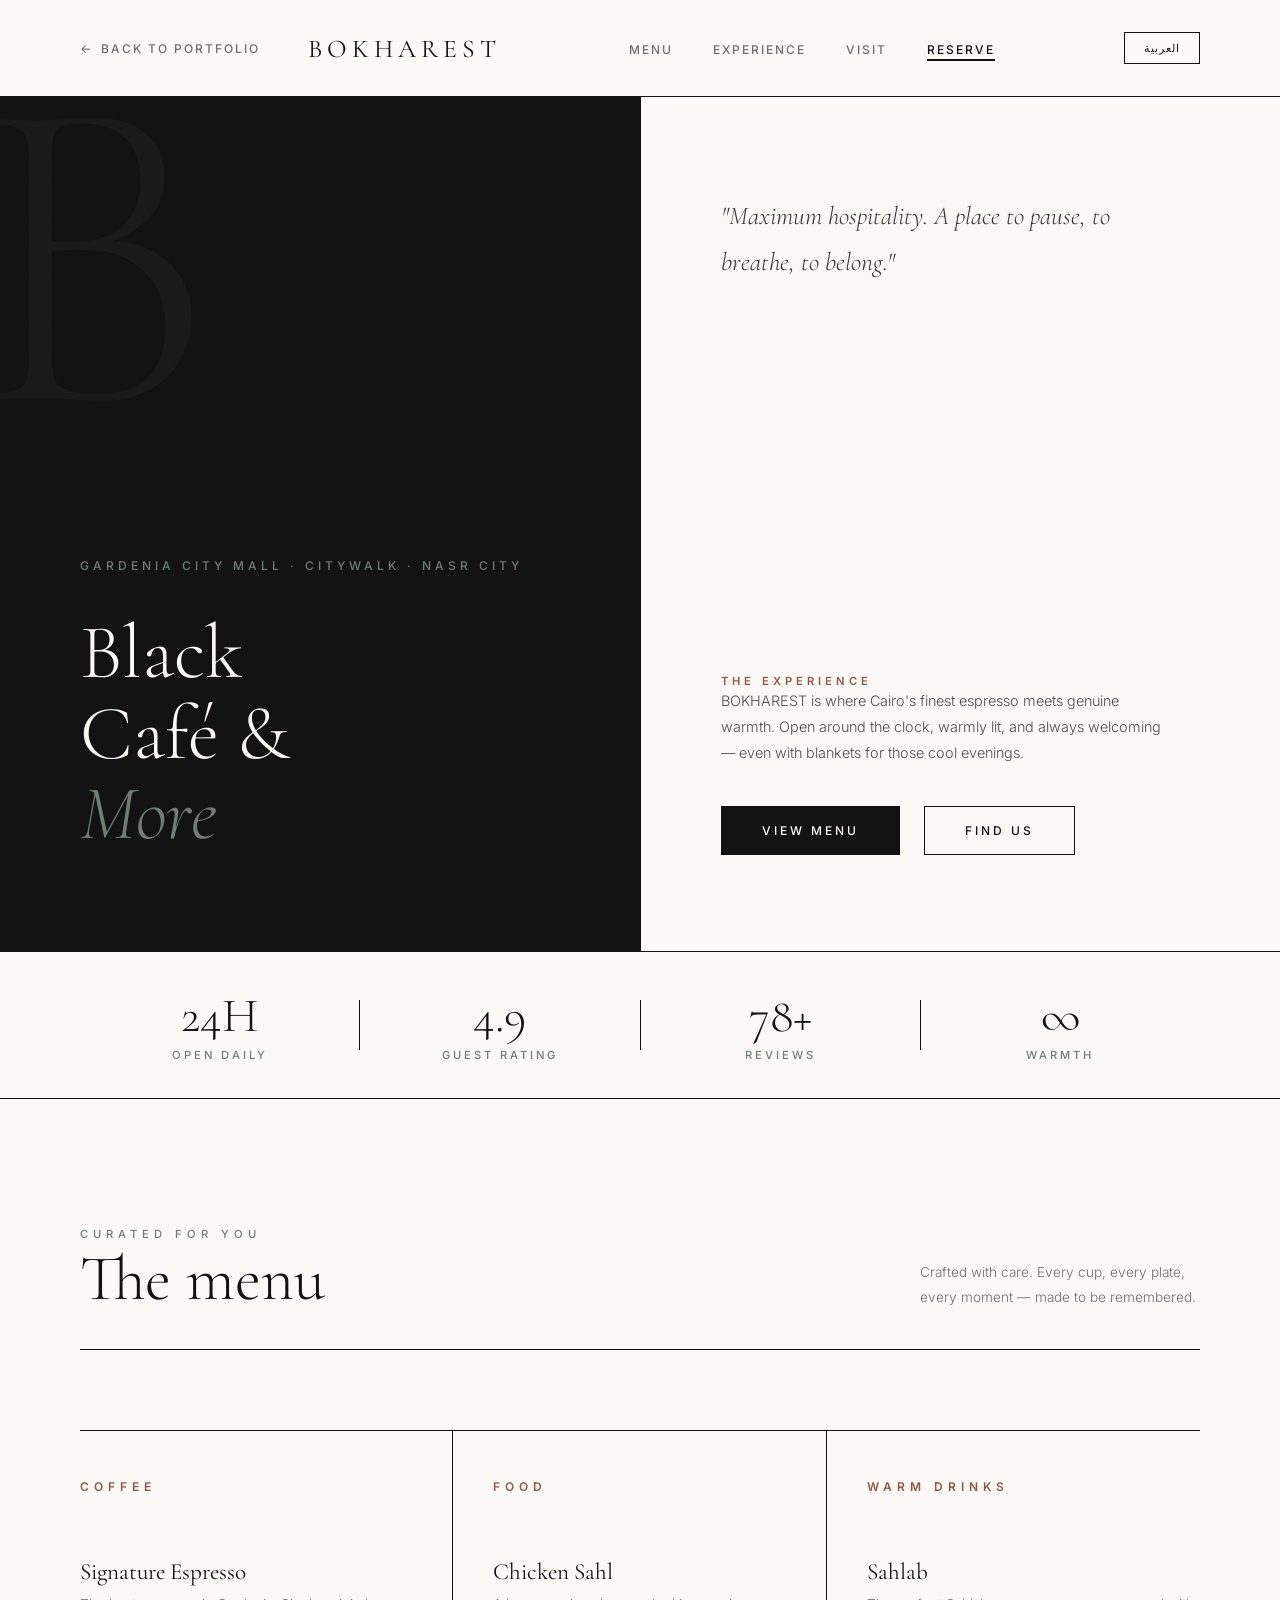
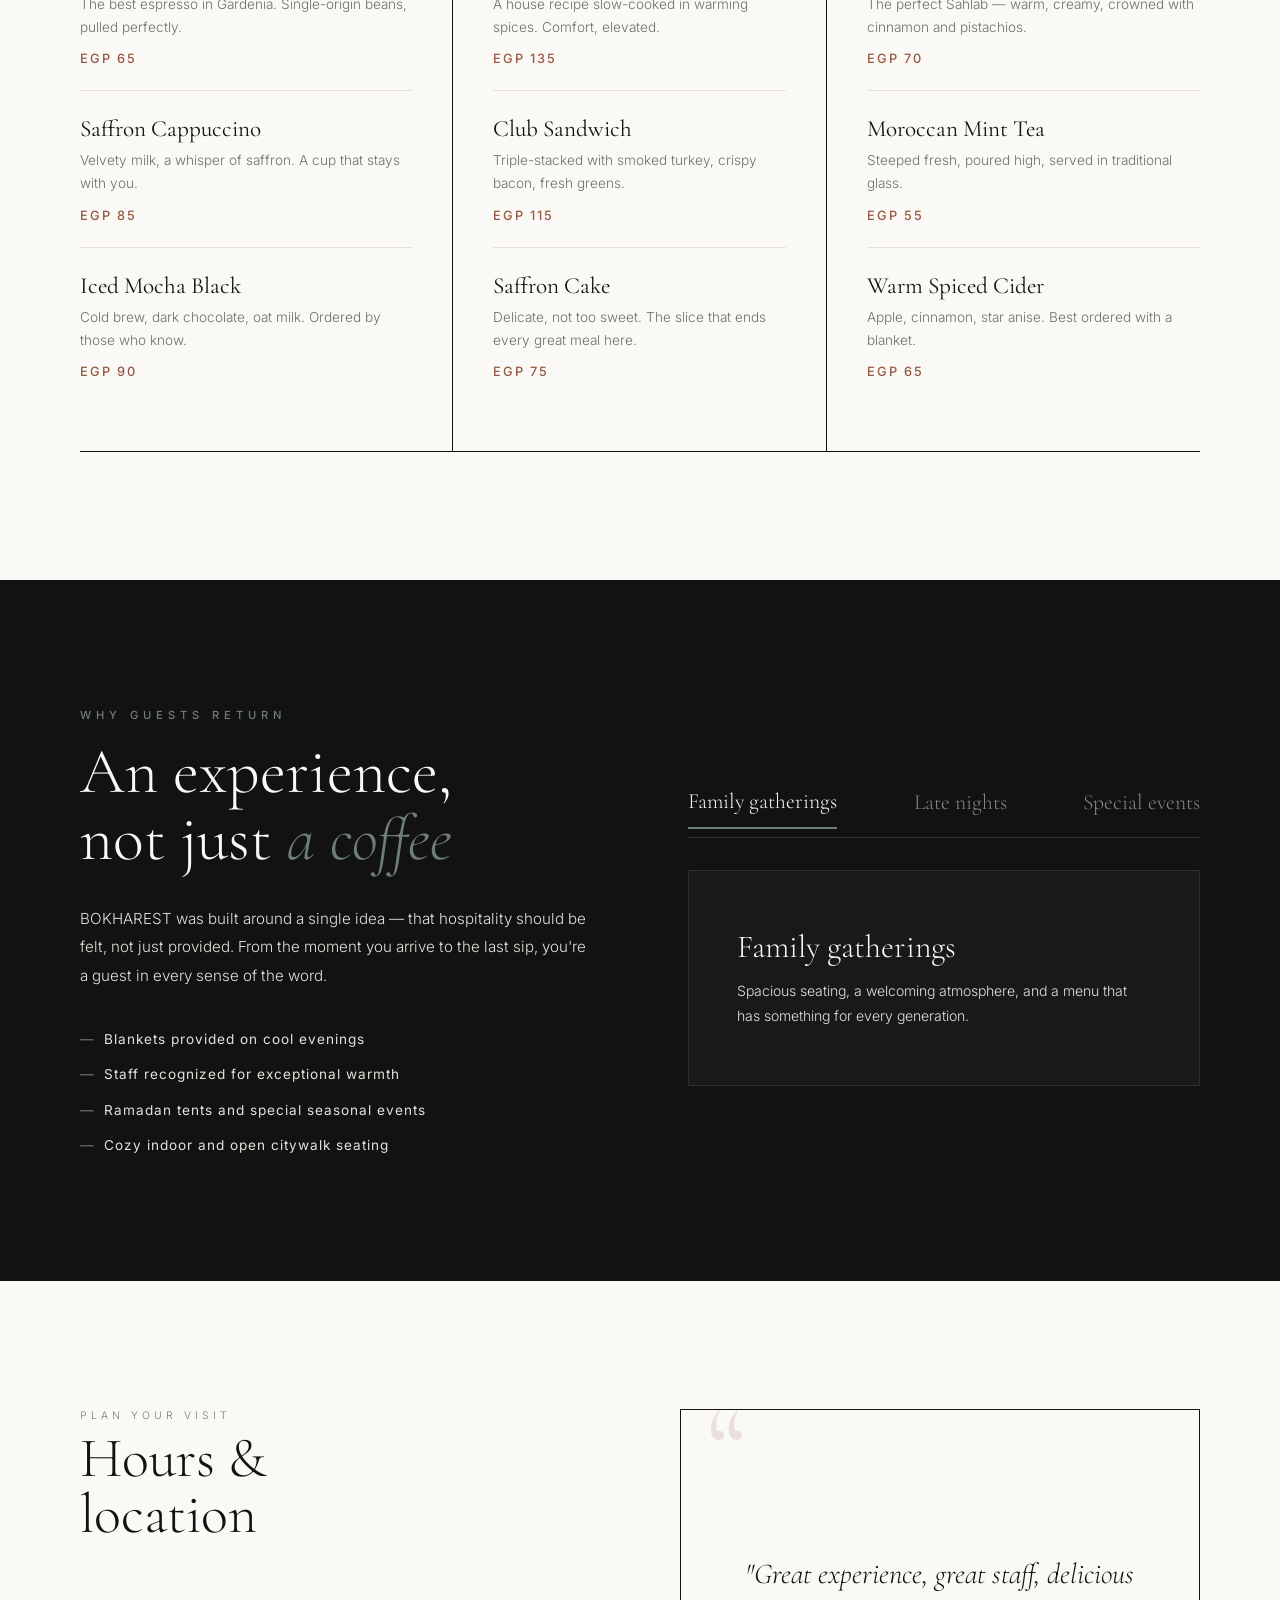
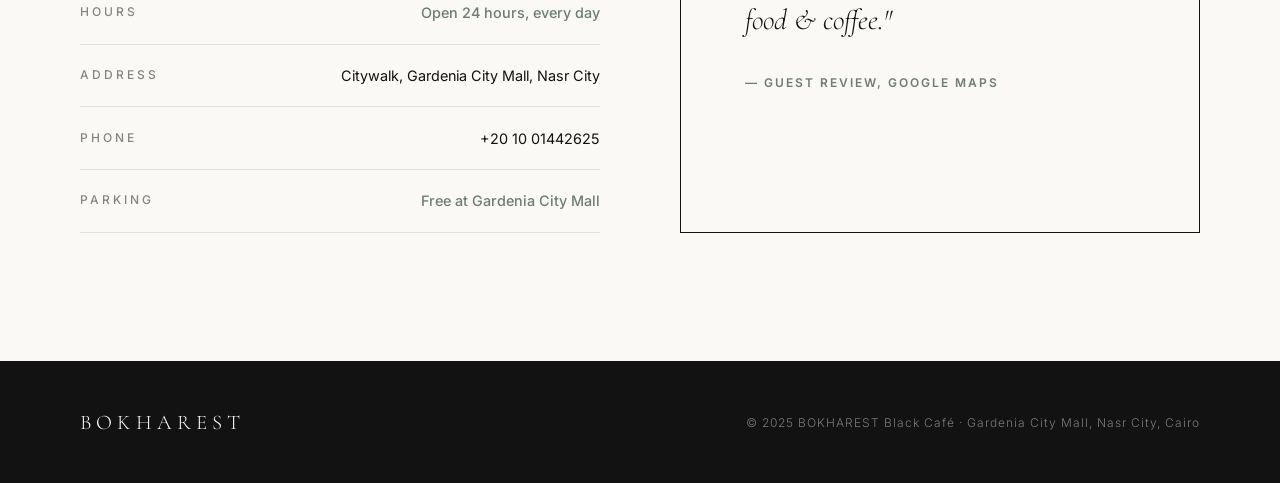
<file: bokharest-cafe.html>
<!DOCTYPE html>
<html lang="en" dir="ltr">
<head>
<meta charset="UTF-8">
<meta name="viewport" content="width=device-width, initial-scale=1.0">
<title data-i18n="docTitle">BOKHAREST Black Café — Gardenia City Mall</title>
<link href="https://fonts.googleapis.com/css2?family=Cormorant+Garamond:ital,wght@0,300;0,400;0,500;1,300;1,400&family=Inter:wght@300;400;500;600&family=Noto+Sans+Arabic:wght@300;400;500;600;700;800;900&display=swap" rel="stylesheet">
<style>
  *, *::before, *::after { box-sizing: border-box; margin: 0; padding: 0; }
  :root {
    --ink: #121212;
    --paper: #FBF9F6;
    --smoke: #E5E1DA;
    --dark-smoke: #B5AFA4;
    --sage: #6E7E73;
    --rust: #965842;
    --ease: cubic-bezier(0.25, 0.46, 0.45, 0.94);
  }
  body { background: var(--paper); color: var(--ink); font-family: 'Inter', sans-serif; font-weight: 300; overflow-x: hidden; }

  /* Navigation Editorial */
  nav {
    display: flex; justify-content: space-between; align-items: center;
    padding: 2rem 5rem; position: sticky; top: 0; background: rgba(251, 249, 246, 0.95);
    backdrop-filter: blur(10px); -webkit-backdrop-filter: blur(10px); z-index: 100;
    border-bottom: 1px solid var(--ink);
  }
  .nav-left { display: flex; align-items: center; gap: 3rem; }
  .back-link {
    color: var(--ink); text-decoration: none; font-size: 0.75rem; font-weight: 500;
    opacity: 0.6; transition: all 0.3s; text-transform: uppercase;
    letter-spacing: 2px; display: flex; align-items: center; gap: 0.5rem;
  }
  .back-link:hover { opacity: 1; color: var(--rust); }
  
  .logo { font-family: 'Cormorant Garamond', serif; font-size: 1.6rem; letter-spacing: 5px; text-transform: uppercase; color: var(--ink); font-weight: 400; }
  
  nav ul { list-style: none; display: flex; gap: 2.5rem; align-items: center; }
  nav a { color: var(--ink); text-decoration: none; font-size: 0.75rem; letter-spacing: 2px; text-transform: uppercase; opacity: 0.6; font-weight: 500; transition: all 0.3s var(--ease); }
  nav a:hover { opacity: 1; color: var(--sage); }
  .nav-reserve { opacity: 1 !important; border-bottom: 2px solid var(--ink); padding-bottom: 2px; }

  .nav-right { display: flex; align-items: center; gap: 1.5rem; }

  /* Lang Switcher */
  .lang-switch {
    background: transparent; border: 1px solid var(--ink); color: var(--ink);
    padding: 0.5rem 1.2rem; font-family: 'Inter', sans-serif; font-size: 0.7rem;
    font-weight: 500; letter-spacing: 1px; cursor: pointer; text-transform: uppercase;
    transition: all 0.3s var(--ease);
  }
  .lang-switch:hover { background: var(--ink); color: var(--paper); }

  /* Mobile Toggle */
  .menu-toggle {
    display: none; background: transparent; border: none; cursor: pointer;
    flex-direction: column; justify-content: space-between; width: 22px; height: 16px;
    z-index: 110;
  }
  .menu-toggle span {
    display: block; width: 100%; height: 1px; background: var(--ink);
    transition: all 0.2s var(--ease);
  }
  .menu-toggle.active span:nth-child(1) { transform: rotate(45deg) translate(2px, 1px); background: var(--ink); }
  .menu-toggle.active span:nth-child(2) { opacity: 0; }
  .menu-toggle.active span:nth-child(3) { transform: rotate(-45deg) translate(2px, -2px); background: var(--ink); }

  /* Mobile Drawer */
  .mobile-menu-drawer {
    position: fixed; inset: 0; background: var(--paper); z-index: 90;
    display: flex; flex-direction: column; justify-content: center; align-items: center;
    padding: 2rem; transform: translateX(100%); transition: transform 0.4s cubic-bezier(0.25, 0.46, 0.45, 0.94);
    border-left: 1px solid var(--ink);
  }
  .mobile-menu-drawer.active { transform: translateX(0); }
  .mobile-menu-drawer ul {
    list-style: none; display: flex; flex-direction: column; gap: 2rem; align-items: center;
    margin-bottom: 2rem;
  }
  .mobile-menu-drawer a {
    color: var(--ink); text-decoration: none; font-size: 2rem; font-family: 'Cormorant Garamond', serif;
    letter-spacing: 2px; text-transform: uppercase; opacity: 0.8;
  }
  .mobile-menu-drawer a:hover { opacity: 1; color: var(--sage); }

  /* Hero Section Split Editorial */
  .hero { display: grid; grid-template-columns: 1fr 1fr; min-height: 95vh; border-bottom: 1px solid var(--ink); }
  
  .hero-left {
    background: var(--ink); display: flex; flex-direction: column; justify-content: flex-end;
    padding: 6rem 5rem; position: relative; overflow: hidden;
  }
  .hero-left::before {
    content: 'B'; font-family: 'Cormorant Garamond', serif; font-size: 28rem; font-weight: 300;
    color: #1a1a1a; position: absolute; top: -4rem; left: -2rem; line-height: 1; pointer-events: none;
  }
  .hero-tag { font-size: 0.75rem; letter-spacing: 4px; text-transform: uppercase; color: var(--sage); margin-bottom: 2.5rem; font-weight: 500; }
  .hero-title { font-family: 'Cormorant Garamond', serif; font-size: clamp(3rem, 6vw, 6rem); font-weight: 300; color: var(--paper); line-height: 1.05; position: relative; z-index: 2; }
  .hero-title em { font-style: italic; color: var(--sage); font-weight: 300; }
  
  .hero-right { display: flex; flex-direction: column; justify-content: space-between; padding: 6rem 5rem; background: var(--paper); border-left: 1px solid var(--ink); }
  .hero-right-top p { font-family: 'Cormorant Garamond', serif; font-size: 1.6rem; font-style: italic; color: var(--ink); line-height: 1.8; opacity: 0.85; max-width: 400px; }
  
  .hero-right-bottom { display: flex; flex-direction: column; gap: 2rem; margin-top: 4rem; }
  .hero-right-bottom h3 { font-size: 0.7rem; letter-spacing: 4px; text-transform: uppercase; color: var(--rust); font-weight: 600; }
  .hero-right-bottom p { font-size: 0.9rem; color: var(--ink); opacity: 0.75; line-height: 1.8; max-width: 440px; }
  
  .cta-row { display: flex; gap: 1.5rem; margin-top: 0.5rem; }
  .btn-dark { background: var(--ink); color: var(--paper); padding: 1rem 2.5rem; border: 1px solid var(--ink); cursor: pointer; font-size: 0.75rem; letter-spacing: 3px; text-transform: uppercase; font-family: 'Inter', sans-serif; font-weight: 500; transition: all 0.3s; }
  .btn-dark:hover { background: transparent; color: var(--ink); }
  .btn-ghost { background: transparent; color: var(--ink); padding: 1rem 2.5rem; border: 1px solid var(--ink); cursor: pointer; font-size: 0.75rem; letter-spacing: 3px; text-transform: uppercase; font-family: 'Inter', sans-serif; font-weight: 500; transition: all 0.3s; }
  .btn-ghost:hover { background: var(--ink); color: var(--paper); }

  /* Stats Strip */
  .strip { background: var(--paper); padding: 2.2rem 5rem; display: flex; justify-content: space-between; align-items: center; border-bottom: 1px solid var(--ink); }
  .strip-item { text-align: center; flex: 1; }
  .strip-num { font-family: 'Cormorant Garamond', serif; font-size: 3rem; color: var(--ink); font-weight: 300; }
  .strip-label { font-size: 0.7rem; letter-spacing: 3px; text-transform: uppercase; color: var(--sage); margin-top: 0.2rem; font-weight: 500; }
  .strip-div { width: 1px; height: 50px; background: var(--ink); }

  /* Menu Editorial Columns */
  .menu-section { padding: 8rem 5rem; }
  .menu-header { display: flex; justify-content: space-between; align-items: flex-end; margin-bottom: 5rem; border-bottom: 1px solid var(--ink); padding-bottom: 2.5rem; }
  .menu-eyebrow { font-size: 0.7rem; letter-spacing: 5px; text-transform: uppercase; color: var(--sage); margin-bottom: 0.5rem; font-weight: 500; }
  .menu-title { font-family: 'Cormorant Garamond', serif; font-size: 4rem; font-weight: 300; line-height: 0.95; }
  .menu-subtitle { font-size: 0.85rem; color: var(--ink); opacity: 0.6; max-width: 280px; line-height: 1.8; }
  
  .menu-items { display: grid; grid-template-columns: repeat(3, 1fr); border-top: 1px solid var(--ink); border-bottom: 1px solid var(--ink); }
  .menu-col { border-right: 1px solid var(--ink); padding: 3rem 2.5rem 3rem 0; }
  .menu-col:first-child { padding-left: 0; }
  .menu-col:last-child { border-right: none; padding-right: 0; padding-left: 2.5rem; }
  .menu-col:nth-child(2) { padding: 3rem 2.5rem; }
  .col-title { font-size: 0.75rem; letter-spacing: 5px; text-transform: uppercase; color: var(--rust); margin-bottom: 2.5rem; font-weight: 600; }
  
  .menu-entry { padding: 1.5rem 0; border-bottom: 1px solid var(--smoke); transition: background-color 0.2s; }
  .menu-entry:hover { background-color: rgba(110, 126, 115, 0.04); }
  .menu-entry:last-child { border-bottom: none; }
  .entry-name { font-family: 'Cormorant Garamond', serif; font-size: 1.45rem; font-weight: 400; color: var(--ink); }
  .entry-desc { font-size: 0.85rem; color: var(--ink); opacity: 0.6; margin-top: 0.4rem; line-height: 1.7; }
  .entry-price { font-size: 0.8rem; letter-spacing: 2px; color: var(--rust); margin-top: 0.75rem; font-weight: 500; }

  /* Experience section Typographic */
  .experience { padding: 8rem 5rem; background: var(--ink); color: var(--paper); display: grid; grid-template-columns: 1fr 1fr; gap: 6rem; align-items: center; }
  .exp-eyebrow { font-size: 0.7rem; letter-spacing: 5px; text-transform: uppercase; color: var(--sage); margin-bottom: 1rem; font-weight: 500; }
  .exp-title { font-family: 'Cormorant Garamond', serif; font-size: 4rem; font-weight: 300; color: var(--paper); line-height: 1.05; }
  .exp-title em { font-style: italic; color: var(--sage); font-weight: 300; }
  .exp-body { font-size: 0.95rem; color: var(--smoke); line-height: 1.9; margin-top: 2rem; }
  .exp-list { list-style: none; margin-top: 2.5rem; display: flex; flex-direction: column; gap: 1.2rem; }
  .exp-list li { font-size: 0.85rem; color: var(--smoke); padding-left: 1.5rem; position: relative; letter-spacing: 1px; font-weight: 400; }
  .exp-list li::before { content: '—'; position: absolute; left: 0; color: var(--sage); }

  /* Typographic Underline Tabs */
  .exp-visual-tabs { display: flex; flex-direction: column; gap: 2rem; width: 100%; }
  .tab-triggers { display: flex; justify-content: space-between; border-bottom: 1px solid rgba(229, 225, 218, 0.15); padding-bottom: 0.5rem; }
  .tab-trigger {
    background: transparent; border: none; padding: 0.8rem 0; color: var(--paper);
    font-family: 'Cormorant Garamond', serif; font-size: 1.35rem; cursor: pointer;
    transition: all 0.3s var(--ease); text-align: center; opacity: 0.5; font-weight: 300;
  }
  .tab-trigger.active, .tab-trigger:hover {
    opacity: 1; color: var(--paper); border-bottom: 2px solid var(--sage);
  }
  .tab-content-box {
    background: rgba(255,255,255,0.03); padding: 3.5rem 3rem; min-height: 180px;
    display: flex; flex-direction: column; justify-content: center;
    border: 1px solid rgba(229, 225, 218, 0.1); transition: opacity 0.3s;
  }
  .tab-content-box h4 {
    font-family: 'Cormorant Garamond', serif; font-size: 2rem; font-weight: 300;
    color: var(--paper); margin-bottom: 0.75rem;
  }
  .tab-content-box p {
    font-size: 0.88rem; color: var(--smoke); line-height: 1.8;
  }

  /* Visit section */
  .visit { padding: 8rem 5rem; display: grid; grid-template-columns: 1fr 1fr; gap: 5rem; border-bottom: 1px solid var(--ink); }
  .visit-title { font-family: 'Cormorant Garamond', serif; font-size: 3.5rem; font-weight: 300; line-height: 1; }
  .visit-rows { margin-top: 2.5rem; }
  .visit-row { display: flex; justify-content: space-between; padding: 1.4rem 0; border-bottom: 1px solid var(--smoke); }
  .visit-label { font-size: 0.75rem; letter-spacing: 3px; text-transform: uppercase; color: var(--ink); opacity: 0.5; font-weight: 500; }
  .visit-val { font-size: 0.9rem; color: var(--ink); font-weight: 400; }
  .visit-val.highlight { color: var(--sage); font-weight: 500; }
  
  .quote-block { background: var(--paper); border: 1px solid var(--ink); padding: 4rem; display: flex; flex-direction: column; justify-content: center; position: relative; }
  .quote-block::before {
    content: '“'; font-family: 'Cormorant Garamond', serif; font-size: 8rem;
    line-height: 0; color: var(--rust); position: absolute; top: 2.5rem; left: 1.5rem; opacity: 0.15;
  }
  .quote-text { font-family: 'Cormorant Garamond', serif; font-size: 1.8rem; font-style: italic; color: var(--ink); line-height: 1.6; font-weight: 300; z-index: 2; position: relative; }
  .quote-attr { font-size: 0.75rem; letter-spacing: 2px; color: var(--sage); margin-top: 2rem; text-transform: uppercase; font-weight: 600; }

  /* Footer */
  footer { background: var(--ink); padding: 3rem 5rem; display: flex; justify-content: space-between; align-items: center; }
  .footer-logo { font-family: 'Cormorant Garamond', serif; font-size: 1.3rem; letter-spacing: 5px; color: var(--paper); font-weight: 300; text-transform: uppercase; }
  .footer-copy { font-size: 0.75rem; color: var(--smoke); letter-spacing: 1px; opacity: 0.5; }

  /* Viewport Animations */
  .reveal {
    opacity: 0; transform: translateY(30px);
    transition: opacity 0.8s var(--ease), transform 0.8s var(--ease);
  }
  .reveal.visible { opacity: 1; transform: translateY(0); }

  /* Reservation Modal Editorial */
  .modal {
    position: fixed; inset: 0; background: rgba(18, 18, 18, 0.96); display: flex;
    justify-content: center; align-items: center; z-index: 120; opacity: 0;
    pointer-events: none; transition: opacity 0.25s var(--ease);
  }
  .modal.active { opacity: 1; pointer-events: auto; }
  .modal-content {
    background: var(--paper); border: 1px solid var(--ink); width: 90%;
    max-width: 480px; padding: 3.5rem 3rem; position: relative;
    box-shadow: 0 10px 40px rgba(0,0,0,0.15);
  }
  .close-modal {
    position: absolute; top: 1rem; right: 1.5rem; background: transparent;
    border: none; color: var(--ink); font-size: 2.2rem; cursor: pointer; opacity: 0.6;
  }
  .close-modal:hover { opacity: 1; color: var(--rust); }
  .modal-form { display: flex; flex-direction: column; gap: 1.2rem; margin-top: 2rem; }
  .modal-form input, .modal-form select {
    background: var(--paper); border: 1px solid var(--ink); padding: 1rem;
    color: var(--ink); font-family: 'Inter', sans-serif; font-size: 0.9rem;
  }
  .modal-form input:focus, .modal-form select:focus {
    outline: none; border-color: var(--sage);
  }
  .modal-form label { font-size: 0.8rem; color: var(--ink); opacity: 0.8; margin-top: 0.2rem; font-weight: 500; }
  .modal-form button { margin-top: 0.5rem; }

  .success-container {
    display: flex; flex-direction: column; align-items: center; text-align: center;
    gap: 1.2rem; padding: 1.5rem 0;
  }
  .success-icon {
    width: 64px; height: 64px; background: var(--sage); color: var(--paper);
    font-size: 2rem; border-radius: 50%; display: flex; align-items: center;
    justify-content: center; font-weight: 300; margin-bottom: 0.5rem;
  }
  .hidden { display: none !important; }

  /* ================================================================
     RTL / ARABIC STYLING OVERRIDES
     ================================================================ */
  [dir="rtl"] {
    font-family: 'Noto Sans Arabic', 'Inter', sans-serif;
  }
  [dir="rtl"] .back-link { flex-direction: row-reverse; }
  [dir="rtl"] .back-link span:first-child { display: inline-block; transform: scaleX(-1); }
  [dir="rtl"] .logo { letter-spacing: 2px; }
  [dir="rtl"] .hero-left::before { left: auto; right: -3rem; }
  [dir="rtl"] .hero-tag { letter-spacing: 1px; }
  [dir="rtl"] .menu-eyebrow { letter-spacing: 1px; }
  
  [dir="rtl"] .menu-col { border-right: none; border-left: 1px solid var(--ink); padding: 3rem 0 3rem 2.5rem; }
  [dir="rtl"] .menu-col:first-child { padding-right: 0; padding-left: 2.5rem; }
  [dir="rtl"] .menu-col:last-child { border-left: none; padding-left: 0; padding-right: 2.5rem; }
  [dir="rtl"] .menu-col:nth-child(2) { padding: 3rem 2.5rem; }
  
  [dir="rtl"] .col-title { letter-spacing: 1px; }
  [dir="rtl"] .entry-price { letter-spacing: 0; }
  [dir="rtl"] .exp-eyebrow { letter-spacing: 1px; }
  [dir="rtl"] .exp-list li { padding-left: 0; padding-right: 1.5rem; }
  [dir="rtl"] .exp-list li::before { left: auto; right: 0; content: '—'; }
  [dir="rtl"] .tab-content-box { border-left: none; border-right: 1px solid rgba(229, 225, 218, 0.1); }
  [dir="rtl"] .visit-label { letter-spacing: 1px; }
  [dir="rtl"] .quote-block::before { right: 1.5rem; left: auto; }
  [dir="rtl"] .quote-attr { letter-spacing: 0; }
  [dir="rtl"] .footer-logo { letter-spacing: 2px; }
  [dir="rtl"] .close-modal { right: auto; left: 1.5rem; }
  [dir="rtl"] .lang-switch { letter-spacing: 0; }

  @media (max-width: 900px) {
    nav { padding: 1.5rem 2rem; }
    nav ul { display: none; }
    .menu-toggle { display: flex; }
    .hero { grid-template-columns: 1fr; min-height: auto; }
    .hero-left { padding: 5rem 2rem; min-height: 55vh; }
    .hero-right { padding: 4rem 2rem; border-left: none; border-top: 1px solid var(--ink); }
    .strip { padding: 1.5rem 2rem; flex-wrap: wrap; gap: 1rem; }
    .strip-div { display: none; }
    .strip-item { flex: 1 1 40%; }
    .menu-section, .experience, .visit { padding: 5rem 2rem; }
    .menu-items { grid-template-columns: 1fr; }
    .menu-col { border-right: none; border-bottom: 1px solid var(--ink); padding: 0 0 2rem 0 !important; margin-bottom: 2rem; }
    [dir="rtl"] .menu-col { border-left: none; border-bottom: 1px solid var(--ink); padding: 0 0 2rem 0 !important; margin-bottom: 2rem; }
    .visit { grid-template-columns: 1fr; gap: 3rem; }
    .quote-block { padding: 3rem 2rem; }
    footer { flex-direction: column; gap: 1.2rem; text-align: center; padding: 2.5rem 2rem; }

    .hero-title { font-size: clamp(2rem, 8vw, 3.5rem); }
    .hero-left::before { font-size: 16rem; top: -2rem; left: -1rem; }
    .hero-left { padding: 4rem 1.5rem; min-height: auto; }
    .hero-right { padding: 4rem 1.5rem; }
    .hero-right-top p { font-size: 1.2rem; }
    .hero-tag { letter-spacing: 2px; }
    .menu-title { font-size: clamp(2rem, 6vw, 3rem); }
    .menu-eyebrow { letter-spacing: 3px; }
    .menu-header { flex-direction: column; align-items: flex-start; gap: 1rem; }
    .exp-title { font-size: clamp(2rem, 6vw, 3rem); }
    .visit-title { font-size: clamp(2rem, 6vw, 3rem); }
    .strip-num { font-size: 2.2rem; }
    .strip { padding: 1.5rem; }
    .cta-row { flex-direction: column; gap: 0.8rem; }
    .btn-dark, .btn-ghost { width: 100%; text-align: center; padding: 0.9rem 1.5rem; }
  }

  @media (max-width: 480px) {
    .hero-title { font-size: clamp(1.6rem, 7vw, 2.2rem); }
    .hero-left::before { font-size: 10rem; }
    .hero-left { padding: 3rem 1rem; }
    .hero-right { padding: 3rem 1rem; }
    .menu-section, .experience, .visit { padding: 3.5rem 1rem; }
    .menu-title { font-size: clamp(1.5rem, 5.5vw, 2rem); }
    .exp-title { font-size: clamp(1.5rem, 5.5vw, 2rem); }
    .visit-title { font-size: clamp(1.5rem, 5.5vw, 2rem); }
    nav { padding: 1rem; }
    .strip { flex-direction: column; gap: 1rem; text-align: center; }
    .strip-div { display: none; }
    .strip-item { flex: none; }
    footer { padding: 2rem 1rem; }
    .entry-name { font-size: 1.2rem; }
    .quote-block { padding: 2rem 1rem; }
    .quote-block::before { font-size: 3rem; }
  }
</style>
</head>
<body>

<nav>
  <div class="nav-left">
    <a href="index.html" class="back-link"><span>←</span> <span data-i18n="backToPortfolio">Back to Portfolio</span></a>
    <div class="logo">Bokharest</div>
  </div>
  <ul>
    <li><a href="#menu" data-i18n="navMenu">Menu</a></li>
    <li><a href="#experience" data-i18n="navExperience">Experience</a></li>
    <li><a href="#visit" data-i18n="navVisit">Visit</a></li>
    <li><a href="#visit" class="nav-reserve open-booking-trigger" data-i18n="navReserve">Reserve</a></li>
  </ul>
  <div class="nav-right">
    <button id="lang-switch" class="lang-switch">العربية</button>
    <button id="menu-toggle" class="menu-toggle" aria-label="Toggle Menu">
      <span></span>
      <span></span>
      <span></span>
    </button>
  </div>
</nav>

<!-- Mobile Drawer -->
<div class="mobile-menu-drawer" id="mobile-menu-drawer">
  <ul>
    <li><a href="#menu" data-i18n="navMenu">Menu</a></li>
    <li><a href="#experience" data-i18n="navExperience">Experience</a></li>
    <li><a href="#visit" data-i18n="navVisit">Visit</a></li>
    <li><a href="#visit" class="open-booking-trigger" data-i18n="navReserve">Reserve</a></li>
  </ul>
</div>

<div class="hero reveal">
  <div class="hero-left">
    <p class="hero-tag" data-i18n="heroTag">Gardenia City Mall · Citywalk · Nasr City</p>
    <h1 class="hero-title" data-i18n="heroTitle">Black<br>Café &amp;<br><em>More</em></h1>
  </div>
  <div class="hero-right">
    <div class="hero-right-top">
      <p data-i18n="heroQuote">"Maximum hospitality. A place to pause, to breathe, to belong."</p>
    </div>
    <div class="hero-right-bottom">
      <div>
        <h3 data-i18n="heroExpTitle">The experience</h3>
        <p data-i18n="heroExpDesc">BOKHAREST is where Cairo's finest espresso meets genuine warmth. Open around the clock, warmly lit, and always welcoming — even with blankets for those cool evenings.</p>
      </div>
      <div class="cta-row">
        <button class="btn-dark scroll-to-menu" data-i18n="btnMenu">View Menu</button>
        <button class="btn-ghost scroll-to-visit" data-i18n="btnFindUs">Find Us</button>
      </div>
    </div>
  </div>
</div>

<div class="strip">
  <div class="strip-item"><div class="strip-num">24H</div><div class="strip-label" data-i18n="statOpen">Open daily</div></div>
  <div class="strip-div"></div>
  <div class="strip-item"><div class="strip-num">4.9</div><div class="strip-label" data-i18n="statRating">Guest rating</div></div>
  <div class="strip-div"></div>
  <div class="strip-item"><div class="strip-num">78+</div><div class="strip-label" data-i18n="statReviews">Reviews</div></div>
  <div class="strip-div"></div>
  <div class="strip-item"><div class="strip-num">∞</div><div class="strip-label" data-i18n="statWarmth">Warmth</div></div>
</div>

<section id="menu" class="menu-section reveal">
  <div class="menu-header">
    <div>
      <p class="menu-eyebrow" data-i18n="menuEyebrow">Curated for you</p>
      <h2 class="menu-title" data-i18n="menuTitle">The menu</h2>
    </div>
    <p class="menu-subtitle" data-i18n="menuSubtitle">Crafted with care. Every cup, every plate, every moment — made to be remembered.</p>
  </div>
  <div class="menu-items">
    <div class="menu-col">
      <p class="col-title" data-i18n="menuColCoffee">Coffee</p>
      <div class="menu-entry">
        <div class="entry-name" data-i18n="eq1Name">Signature Espresso</div>
        <div class="entry-desc" data-i18n="eq1Desc">The best espresso in Gardenia. Single-origin beans, pulled perfectly.</div>
        <div class="entry-price" id="price-eq1">EGP 65</div>
      </div>
      <div class="menu-entry">
        <div class="entry-name" data-i18n="eq2Name">Saffron Cappuccino</div>
        <div class="entry-desc" data-i18n="eq2Desc">Velvety milk, a whisper of saffron. A cup that stays with you.</div>
        <div class="entry-price" id="price-eq2">EGP 85</div>
      </div>
      <div class="menu-entry">
        <div class="entry-name" data-i18n="eq3Name">Iced Mocha Black</div>
        <div class="entry-desc" data-i18n="eq3Desc">Cold brew, dark chocolate, oat milk. Ordered by those who know.</div>
        <div class="entry-price" id="price-eq3">EGP 90</div>
      </div>
    </div>
    <div class="menu-col">
      <p class="col-title" data-i18n="menuColFood">Food</p>
      <div class="menu-entry">
        <div class="entry-name" data-i18n="eq4Name">Chicken Sahl</div>
        <div class="entry-desc" data-i18n="eq4Desc">A house recipe slow-cooked in warming spices. Comfort, elevated.</div>
        <div class="entry-price" id="price-eq4">EGP 135</div>
      </div>
      <div class="menu-entry">
        <div class="entry-name" data-i18n="eq5Name">Club Sandwich</div>
        <div class="entry-desc" data-i18n="eq5Desc">Triple-stacked with smoked turkey, crispy bacon, fresh greens.</div>
        <div class="entry-price" id="price-eq5">EGP 115</div>
      </div>
      <div class="menu-entry">
        <div class="entry-name" data-i18n="eq6Name">Saffron Cake</div>
        <div class="entry-desc" data-i18n="eq6Desc">Delicate, not too sweet. The slice that ends every great meal here.</div>
        <div class="entry-price" id="price-eq6">EGP 75</div>
      </div>
    </div>
    <div class="menu-col">
      <p class="col-title" data-i18n="menuColWarm">Warm drinks</p>
      <div class="menu-entry">
        <div class="entry-name" data-i18n="eq7Name">Sahlab</div>
        <div class="entry-desc" data-i18n="eq7Desc">The perfect Sahlab — warm, creamy, crowned with cinnamon and pistachios.</div>
        <div class="entry-price" id="price-eq7">EGP 70</div>
      </div>
      <div class="menu-entry">
        <div class="entry-name" data-i18n="eq8Name">Moroccan Mint Tea</div>
        <div class="entry-desc" data-i18n="eq8Desc">Steeped fresh, poured high, served in traditional glass.</div>
        <div class="entry-price" id="price-eq8">EGP 55</div>
      </div>
      <div class="menu-entry">
        <div class="entry-name" data-i18n="eq9Name">Warm Spiced Cider</div>
        <div class="entry-desc" data-i18n="eq9Desc">Apple, cinnamon, star anise. Best ordered with a blanket.</div>
        <div class="entry-price" id="price-eq9">EGP 65</div>
      </div>
    </div>
  </div>
</section>

<section id="experience" class="experience reveal">
  <div class="exp-text">
    <p class="exp-eyebrow" data-i18n="expEyebrow">Why guests return</p>
    <h2 class="exp-title" data-i18n="expTitle">An experience,<br>not just <em>a coffee</em></h2>
    <p class="exp-body" data-i18n="expBody">BOKHAREST was built around a single idea — that hospitality should be felt, not just provided. From the moment you arrive to the last sip, you're a guest in every sense of the word.</p>
    <ul class="exp-list">
      <li data-i18n="expList1">Blankets provided on cool evenings</li>
      <li data-i18n="expList2">Staff recognized for exceptional warmth</li>
      <li data-i18n="expList3">Ramadan tents and special seasonal events</li>
      <li data-i18n="expList4">Cozy indoor and open citywalk seating</li>
    </ul>
  </div>
  
  <div class="exp-visual-tabs">
    <div class="tab-triggers">
      <button class="tab-trigger active" data-tab="family" data-i18n="expTab1">Family gatherings</button>
      <button class="tab-trigger" data-tab="latenights" data-i18n="expTab2">Late nights</button>
      <button class="tab-trigger" data-tab="events" data-i18n="expTab3">Special events</button>
    </div>
    <div class="tab-content-box">
      <h4 id="tab-content-title" data-i18n="tab1Title">Family gatherings</h4>
      <p id="tab-content-desc" data-i18n="tab1Desc">Spacious seating, a welcoming atmosphere, and a menu that has something for every generation.</p>
    </div>
  </div>
</section>

<section id="visit" class="visit reveal">
  <div>
    <p style="font-size: 0.65rem; letter-spacing: 4px; text-transform: uppercase; color: var(--sage); margin-bottom: 0.5rem;" data-i18n="visitEyebrow">Plan your visit</p>
    <h2 class="visit-title" data-i18n="visitTitle">Hours &amp;<br>location</h2>
    <div class="visit-rows">
      <div class="visit-row"><span class="visit-label" data-i18n="visitLabelHours">Hours</span><span class="visit-val highlight" data-i18n="visitValHours">Open 24 hours, every day</span></div>
      <div class="visit-row"><span class="visit-label" data-i18n="visitLabelAddress">Address</span><span class="visit-val" data-i18n="visitValAddress">Citywalk, Gardenia City Mall, Nasr City</span></div>
      <div class="visit-row"><span class="visit-label" data-i18n="visitLabelPhone">Phone</span><span class="visit-val">+20 10 01442625</span></div>
      <div class="visit-row"><span class="visit-label" data-i18n="visitLabelParking">Parking</span><span class="visit-val highlight" data-i18n="visitValParking">Free at Gardenia City Mall</span></div>
    </div>
  </div>
  <div class="quote-block">
    <p class="quote-text" data-i18n="quoteReview">"Great experience, great staff, delicious food &amp; coffee."</p>
    <p class="quote-attr" data-i18n="quoteAttr">— Guest review, Google Maps</p>
  </div>
</section>

<footer>
  <div class="footer-logo">Bokharest</div>
  <div class="footer-copy" data-i18n="footerCopy">© 2025 BOKHAREST Black Café · Gardenia City Mall, Nasr City, Cairo</div>
</footer>

<!-- Table Reservation Modal -->
<div id="booking-modal" class="modal">
  <div class="modal-content">
    <button class="close-modal" id="close-modal">&times;</button>
    <div id="booking-form-container">
      <h3 style="font-family: 'Cormorant Garamond', serif; font-size: 2rem; color: var(--ink); font-weight: 300;" data-i18n="modalTitle">Reserve a Table</h3>
      <p style="font-size: 0.82rem; color: var(--ink); opacity: 0.6; margin-top: 0.25rem;" data-i18n="modalDesc">Book your cozy spot at Bokharest. We'll secure your table.</p>
      <form id="cafe-booking-form" class="modal-form">
        <input type="text" id="booking-name" required placeholder="Your Name">
        <input type="tel" id="booking-phone" required placeholder="Phone Number">
        <label for="booking-blanket" data-i18n="labelBlanket">Request blanket for cool evening?</label>
        <select id="booking-blanket">
          <option value="yes" data-i18n="selectBlanketYes">Yes, please</option>
          <option value="no" selected data-i18n="selectBlanketNo">No, thanks</option>
        </select>
        <button type="submit" class="btn-dark" data-i18n="modalSubmit">Request Reservation</button>
      </form>
    </div>
    <div id="booking-success-container" class="success-container hidden">
      <div class="success-icon">✓</div>
      <h3 style="font-family: 'Cormorant Garamond', serif; font-size: 2.2rem; font-weight: 300;" data-i18n="successTitle">Reservation Requested</h3>
      <p style="font-size: 0.85rem; color: var(--ink); opacity: 0.7; margin-bottom: 1rem;" data-i18n="successDesc">Thank you! We've received your table request. If you requested a blanket, it will be waiting for you.</p>
      <button id="success-close-btn" class="btn-ghost" data-i18n="successClose">Close</button>
    </div>
  </div>
</div>

<script>
  /* ==============================================================
     TRANSLATIONS DICTIONARY
     ============================================================== */
  const T = {
    en: {
      docTitle: "BOKHAREST Black Café — Gardenia City Mall",
      backToPortfolio: "Back to Portfolio",
      navMenu: "Menu",
      navExperience: "Experience",
      navVisit: "Visit",
      navReserve: "Reserve",

      heroTag: "Gardenia City Mall · Citywalk · Nasr City",
      heroTitle: "Black<br>Café &amp;<br><em>More</em>",
      heroQuote: "\"Maximum hospitality. A place to pause, to breathe, to belong.\"",
      heroExpTitle: "The experience",
      heroExpDesc: "BOKHAREST is where Cairo's finest espresso meets genuine warmth. Open around the clock, warmly lit, and always welcoming — even with blankets for those cool evenings.",
      btnMenu: "View Menu",
      btnFindUs: "Find Us",

      statOpen: "Open daily",
      statRating: "Guest rating",
      statReviews: "Reviews",
      statWarmth: "Warmth",

      menuEyebrow: "Curated for you",
      menuTitle: "The menu",
      menuSubtitle: "Crafted with care. Every cup, every plate, every moment — made to be remembered.",
      menuColCoffee: "Coffee",
      menuColFood: "Food",
      menuColWarm: "Warm drinks",

      eq1Name: "Signature Espresso",
      eq1Desc: "The best espresso in Gardenia. Single-origin beans, pulled perfectly.",
      eq2Name: "Saffron Cappuccino",
      eq2Desc: "Velvety milk, a whisper of saffron. A cup that stays with you.",
      eq3Name: "Iced Mocha Black",
      eq3Desc: "Cold brew, dark chocolate, oat milk. Ordered by those who know.",
      eq4Name: "Chicken Sahl",
      eq4Desc: "A house recipe slow-cooked in warming spices. Comfort, elevated.",
      eq5Name: "Club Sandwich",
      eq5Desc: "Triple-stacked with smoked turkey, crispy bacon, fresh greens.",
      eq6Name: "Saffron Cake",
      eq6Desc: "Delicate, not too sweet. The slice that ends every great meal here.",
      eq7Name: "Sahlab",
      eq7Desc: "The perfect Sahlab — warm, creamy, crowned with cinnamon and pistachios.",
      eq8Name: "Moroccan Mint Tea",
      eq8Desc: "Steeped fresh, poured high, served in traditional glass.",
      eq9Name: "Warm Spiced Cider",
      eq9Desc: "Apple, cinnamon, star anise. Best ordered with a blanket.",

      expEyebrow: "Why guests return",
      expTitle: "An experience,<br>not just <em>a coffee</em>",
      expBody: "BOKHAREST was built around a single idea — that hospitality should be felt, not just provided. From the moment you arrive to the last sip, you're a guest in every sense of the word.",
      expList1: "Blankets provided on cool evenings",
      expList2: "Staff recognized for exceptional warmth",
      expList3: "Ramadan tents and special seasonal events",
      expList4: "Cozy indoor and open citywalk seating",

      expTab1: "Family gatherings",
      expTab2: "Late nights",
      expTab3: "Special events",

      tab1Title: "Family gatherings",
      tab1Desc: "Spacious seating, a welcoming atmosphere, and a menu that has something for every generation.",
      tab2Title: "Late nights",
      tab2Desc: "Open through the night. Whether it's 2am or 6am, a perfect cup is always waiting.",
      tab3Title: "Special events",
      tab3Desc: "Ramadan iftars, private reservations, seasonal menus. Talk to us about your occasion.",

      visitEyebrow: "Plan your visit",
      visitTitle: "Hours &amp;<br>location",
      visitLabelHours: "Hours",
      visitValHours: "Open 24 hours, every day",
      visitLabelAddress: "Address",
      visitValAddress: "Citywalk, Gardenia City Mall, Nasr City",
      visitLabelPhone: "Phone",
      visitLabelParking: "Parking",
      visitValParking: "Free at Gardenia City Mall",

      quoteReview: "\"Great experience, great staff, delicious food &amp; coffee.\"",
      quoteAttr: "— Guest review, Google Maps",
      footerCopy: "© 2025 BOKHAREST Black Café · Gardenia City Mall, Nasr City, Cairo",

      modalTitle: "Reserve a Table",
      modalDesc: "Book your cozy spot at Bokharest. We'll secure your table.",
      labelBlanket: "Request blanket for cool evening?",
      selectBlanketYes: "Yes, please",
      selectBlanketNo: "No, thanks",
      modalSubmit: "Request Reservation",
      successTitle: "Reservation Requested",
      successDesc: "Thank you! We've received your table request. If you requested a blanket, it will be waiting for you.",
      successClose: "Close",

      placeholderName: "Your Name",
      placeholderPhone: "Phone Number"
    },
    ar: {
      docTitle: "بخارست بلاك كافيه — جاردينيا سيتي مول",
      backToPortfolio: "العودة للمعرض",
      navMenu: "القائمة",
      navExperience: "التجربة",
      navVisit: "الموقع",
      navReserve: "حجز طاولة",

      heroTag: "جاردينيا سيتي مول · سيتي ووك · مدينة نصر",
      heroTitle: "بلاك كافيه<br>وأكثر<br><em>بكثير</em>",
      heroQuote: "\"كرم ضيافة استثنائي. مكان لتتوقف للحظة، لتتنفس بعمق، ولتنتمي.\"",
      heroExpTitle: "التجربة الفريدة",
      heroExpDesc: "بخارست هو المكان الذي يلتقي فيه أفضل إسبريسو في القاهرة مع الدفء والترحاب الحقيقي. مفتوح على مدار الساعة، إضاءة دافئة، وترحيب دائم بالجميع — مع توفير أغطية دافئة للأمسيات الباردة.",
      btnMenu: "عرض القائمة",
      btnFindUs: "موقعنا",

      statOpen: "مفتوح يومياً",
      statRating: "تقييم الضيوف",
      statReviews: "تقييمات قوقل",
      statWarmth: "كرم الضيافة",

      menuEyebrow: "منسقة خصيصاً لك",
      menuTitle: "قائمة الطعام",
      menuSubtitle: "صنعت بحب وعناية. كل كوب، كل طبق، كل لحظة — صممت لتبقى خالدة في الذاكرة.",
      menuColCoffee: "القهوة",
      menuColFood: "الأطباق",
      menuColWarm: "مشروبات دافئة",

      eq1Name: "إسبريسو مميز",
      eq1Desc: "أفضل كوب إسبريسو في جاردينيا. حبوب بن أحادية المنشأ، مستخلصة بمثالية تامة.",
      eq2Name: "كابوتشينو الزعفران",
      eq2Desc: "حليب مخملي كريمي، مع لمحة ساحرة من الزعفران الطبيعي. كوب فريد يرافق ذهنك طويلاً.",
      eq3Name: "آيس موكا بلاك",
      eq3Desc: "قهوة مستخلصة باردة، شوكولاتة داكنة، حليب الشوفان. للباحثين عن التميز.",
      eq4Name: "دجاج سهل",
      eq4Desc: "وصفة المطعم الخاصة المطبوخة ببطء مع بهارات دافئة. طعم تقليدي في قالب عصري.",
      eq5Name: "كلوب ساندوتش",
      eq5Desc: "ثلاث طبقات من التوست المحمص مع الديك الرومي المدخن، اللحم البقري المقرمش، والخضار.",
      eq6Name: "كيكة الزعفران",
      eq6Desc: "قوام هش إسفنجي، مع حلاوة متوازنة. القطعة المثالية لتختم بها وجبتك الفاخرة.",
      eq7Name: "سحلب ملوكي",
      eq7Desc: "السحلب التقليدي الأصيل — دافئ، كريمي القوام، ومزين بالدارسين والقرفة مع الفستق الحلبي.",
      eq8Name: "شاي مغربي بالنعناع",
      eq8Desc: "أوراق شاي مستخلصة طازجة، يصب من الأعلى ليصنع رغوة، ويقدم بكؤوس مغربية تراثية.",
      eq9Name: "عصير تفاح دافئ بالبهارات",
      eq9Desc: "عصير تفاح طبيعي بالفرن، قرفة، ويانسون نجمي. الأفضل للأجواء الشتوية الباردة.",

      expEyebrow: "لماذا يعود ضيوفنا",
      expTitle: "تجربة متكاملة،<br>وليست مجرد <em>كوب قهوة</em>",
      expBody: "تأسس مقهى بخارست حول فكرة واحدة — أن الضيافة يجب أن تُعاش وتُشعر، لا أن تُقدم كخدمة فقط. منذ لحظة وصولك وحتى الرشفة الأخيرة، أنت ضيفنا بكل ترحاب وتقدير.",
      expList1: "نوفر أغطية صوفية دافئة في الأمسيات الباردة",
      expList2: "طاقم عمل متميز بالود والبشاشة الاستثنائية",
      expList3: "خيام رمضانية وفعاليات موسمية مميزة",
      expList4: "جلسات داخلية مريحة وجلسات خارجية بالهواء الطلق في السيتي ووك",

      expTab1: "جمعات العائلات",
      expTab2: "الأوقات المتأخرة",
      expTab3: "المناسبات الخاصة",

      tab1Title: "جمعات العائلات",
      tab1Desc: "جلسات واسعة ومريحة، أجواء ترحيبية هادئة، وقائمة طعام غنية ومشروبات تناسب جميع الأجيال والأعمار.",
      tab2Title: "الأوقات المتأخرة",
      tab2Desc: "نعمل طوال الليل دون انقطاع. سواء كانت الساعة ٢ بعد منتصف الليل أو ٦ صباحاً، فنجانك المثالي الساخن بانتظارك.",
      tab3Title: "المناسبات الخاصة",
      tab3Desc: "إفطار وسحور رمضان، حجوزات خاصة للمجموعات، قوائم طعام موسمية. تحدث معنا لننظم مناسبتك القادمة.",

      visitEyebrow: "خطط لزيارتك",
      visitTitle: "المواعيد<br>والموقع",
      visitLabelHours: "ساعات العمل",
      visitValHours: "مفتوح ٢٤ ساعة، طوال الأسبوع",
      visitLabelAddress: "العنوان",
      visitValAddress: "سيتي ووك، جاردينيا سيتي مول، مدينة نصر",
      visitLabelPhone: "الهاتف",
      visitLabelParking: "موقف السيارات",
      visitValParking: "مجاني بالكامل بجاردينيا سيتي مول",

      quoteReview: "\"تجربة رائعة، طاقم عمل ممتاز، أكل وقهوة في غاية اللذة وننصح به بقوة.\"",
      quoteAttr: "— تقييم ضيف، خرائط جوجل",
      footerCopy: "© ٢٠٢٥ بخارست بلاك كافيه · جاردينيا سيتي مول، مدينة نصر، القاهرة",

      modalTitle: "حجز طاولة",
      modalDesc: "احجز مكانك المريح والدافئ في بخارست. سنقوم بتأمين طاولتك فوراً.",
      labelBlanket: "هل تود طلب أغطية صوفية للأمسيات الخارجية الباردة؟",
      selectBlanketYes: "نعم، من فضلك",
      selectBlanketNo: "لا، شكراً",
      modalSubmit: "إرسال طلب الحجز",
      successTitle: "تم طلب الحجز بنجاح",
      successDesc: "شكراً لك! لقد تلقينا طلب الحجز بنجاح. إذا كنت قد طلبت غطاءً صوفياً، فسيكون بانتظارك على طاولتك عند وصولك.",
      successClose: "إغلاق",

      placeholderName: "الاسم الكريم",
      placeholderPhone: "رقم الهاتف"
    }
  };

  /* ==============================================================
     TABS CONTENT DICTIONARY
     ============================================================== */
  const TABS_CONTENT = {
    en: {
      family: {
        title: "Family gatherings",
        desc: "Spacious seating, a welcoming atmosphere, and a menu that has something for every generation."
      },
      latenights: {
        title: "Late nights",
        desc: "Open through the night. Whether it's 2am or 6am, a perfect cup is always waiting."
      },
      events: {
        title: "Special events",
        desc: "Ramadan iftars, private reservations, seasonal menus. Talk to us about your occasion."
      }
    },
    ar: {
      family: {
        title: "جمعات العائلات",
        desc: "جلسات واسعة ومريحة، أجواء ترحيبية هادئة، وقائمة طعام غنية ومشروبات تناسب جميع الأجيال والأعمار."
      },
      latenights: {
        title: "الأوقات المتأخرة",
        desc: "نعمل طوال الليل دون انقطاع. سواء كانت الساعة ٢ بعد منتصف الليل أو ٦ صباحاً، فنجانك المثالي الساخن بانتظارك."
      },
      events: {
        title: "المناسبات الخاصة",
        desc: "إفطار وسحور رمضان، حجوزات خاصة للمجموعات، قوائم طعام موسمية. تحدث معنا لننظم مناسبتك القادمة."
      }
    }
  };

  let lang = "en";
  let activeTab = "family";

  function setLang(l) {
    lang = l;
    const html = document.documentElement;
    html.setAttribute("lang", l);
    html.setAttribute("dir", l === "ar" ? "rtl" : "ltr");

    // Toggle button label
    document.getElementById("lang-switch").textContent = l === "en" ? "العربية" : "English";

    // Text translations
    document.querySelectorAll("[data-i18n]").forEach(el => {
      const key = el.getAttribute("data-i18n");
      if (T[l][key]) {
        el.innerHTML = T[l][key];
      }
    });

    // Form placeholders
    const nameInput = document.getElementById("booking-name");
    const phoneInput = document.getElementById("booking-phone");
    if (nameInput) nameInput.placeholder = T[l].placeholderName;
    if (phoneInput) phoneInput.placeholder = T[l].placeholderPhone;

    // Refresh menu prices formatting
    updatePricesDisplay();

    // Refresh active tab text
    updateActiveTabText();

    // Save language preference
    try { localStorage.setItem("lang", l); } catch (e) {}
  }

  function updatePricesDisplay() {
    const items = {
      eq1: lang === "ar" ? "٦٥ ج.م" : "EGP 65",
      eq2: lang === "ar" ? "٨٥ ج.م" : "EGP 85",
      eq3: lang === "ar" ? "٩٠ ج.م" : "EGP 90",
      eq4: lang === "ar" ? "١٣٥ ج.م" : "EGP 135",
      eq5: lang === "ar" ? "١١٥ ج.م" : "EGP 115",
      eq6: lang === "ar" ? "٧٥ ج.م" : "EGP 75",
      eq7: lang === "ar" ? "٧٠ ج.م" : "EGP 70",
      eq8: lang === "ar" ? "٥٥ ج.م" : "EGP 55",
      eq9: lang === "ar" ? "٦٥ ج.م" : "EGP 65"
    };
    for (let id in items) {
      const el = document.getElementById("price-" + id);
      if (el) el.textContent = items[id];
    }
  }

  function updateActiveTabText() {
    const data = TABS_CONTENT[lang][activeTab];
    const box = document.querySelector(".tab-content-box");
    
    box.style.opacity = "0";
    setTimeout(() => {
      document.getElementById("tab-content-title").textContent = data.title;
      document.getElementById("tab-content-desc").textContent = data.desc;
      box.style.opacity = "1";
    }, 150);
  }

  /* ==============================================================
     LANGUAGE TOGGLE INITIALIZATION
     ============================================================== */
  document.getElementById("lang-switch").addEventListener("click", () => {
    setLang(lang === "en" ? "ar" : "en");
  });

  // Check saved language on load
  try {
    const savedLang = localStorage.getItem("lang");
    if (savedLang === "ar" || savedLang === "en") {
      setLang(savedLang);
    } else {
      setLang("en");
    }
  } catch (e) {
    setLang("en");
  }

  /* ==============================================================
     MOBILE DRAWER NAVIGATION
     ============================================================== */
  const menuToggle = document.getElementById("menu-toggle");
  const mobileMenuDrawer = document.getElementById("mobile-menu-drawer");

  menuToggle.addEventListener("click", () => {
    menuToggle.classList.toggle("active");
    mobileMenuDrawer.classList.toggle("active");
  });

  mobileMenuDrawer.querySelectorAll("a").forEach(link => {
    link.addEventListener("click", () => {
      menuToggle.classList.remove("active");
      mobileMenuDrawer.classList.remove("active");
    });
  });

  /* ==============================================================
     INTERACTIVE TABS EVENT
     ============================================================== */
  const tabTriggers = document.querySelectorAll(".tab-trigger");
  tabTriggers.forEach(trigger => {
    trigger.addEventListener("click", () => {
      tabTriggers.forEach(t => t.classList.remove("active"));
      trigger.classList.add("active");
      activeTab = trigger.getAttribute("data-tab");
      updateActiveTabText();
    });
  });

  /* ==============================================================
     SMOOTH SCROLL UTILS
     ============================================================== */
  const scrollMenu = document.querySelector(".scroll-to-menu");
  if (scrollMenu) {
    scrollMenu.addEventListener("click", () => {
      document.getElementById("menu").scrollIntoView({ behavior: "smooth" });
    });
  }
  const scrollVisit = document.querySelector(".scroll-to-visit");
  if (scrollVisit) {
    scrollVisit.addEventListener("click", () => {
      document.getElementById("visit").scrollIntoView({ behavior: "smooth" });
    });
  }

  /* ==============================================================
     SCROLL REVEAL OBSERVER
     ============================================================== */
  const revealObserver = new IntersectionObserver((entries) => {
    entries.forEach(entry => {
      if (entry.isIntersecting) {
        entry.target.classList.add("visible");
        revealObserver.unobserve(entry.target);
      }
    });
  }, { threshold: 0.15 });

  document.querySelectorAll(".reveal").forEach(el => revealObserver.observe(el));

  /* ==============================================================
     MODAL CONTROLLER
     ============================================================== */
  const modal = document.getElementById("booking-modal");
  const closeBtn = document.getElementById("close-modal");
  const successCloseBtn = document.getElementById("success-close-btn");
  const bookingForm = document.getElementById("cafe-booking-form");
  const formContainer = document.getElementById("booking-form-container");
  const successContainer = document.getElementById("booking-success-container");

  // Open triggers
  document.querySelectorAll(".open-booking-trigger").forEach(btn => {
    btn.addEventListener("click", (e) => {
      e.preventDefault();
      modal.classList.add("active");
      document.body.style.overflow = "hidden";
    });
  });

  // Close triggers
  function closeModal() {
    modal.classList.remove("active");
    document.body.style.overflow = "";
    setTimeout(() => {
      formContainer.classList.remove("hidden");
      successContainer.classList.add("hidden");
      bookingForm.reset();
    }, 300);
  }

  closeBtn.addEventListener("click", closeModal);
  successCloseBtn.addEventListener("click", closeModal);
  modal.addEventListener("click", (e) => {
    if (e.target === modal) closeModal();
  });

  // Form submit handling
  bookingForm.addEventListener("submit", (e) => {
    e.preventDefault();
    formContainer.classList.add("hidden");
    successContainer.classList.remove("hidden");
  });
</script>
</body>
</html>
</file>
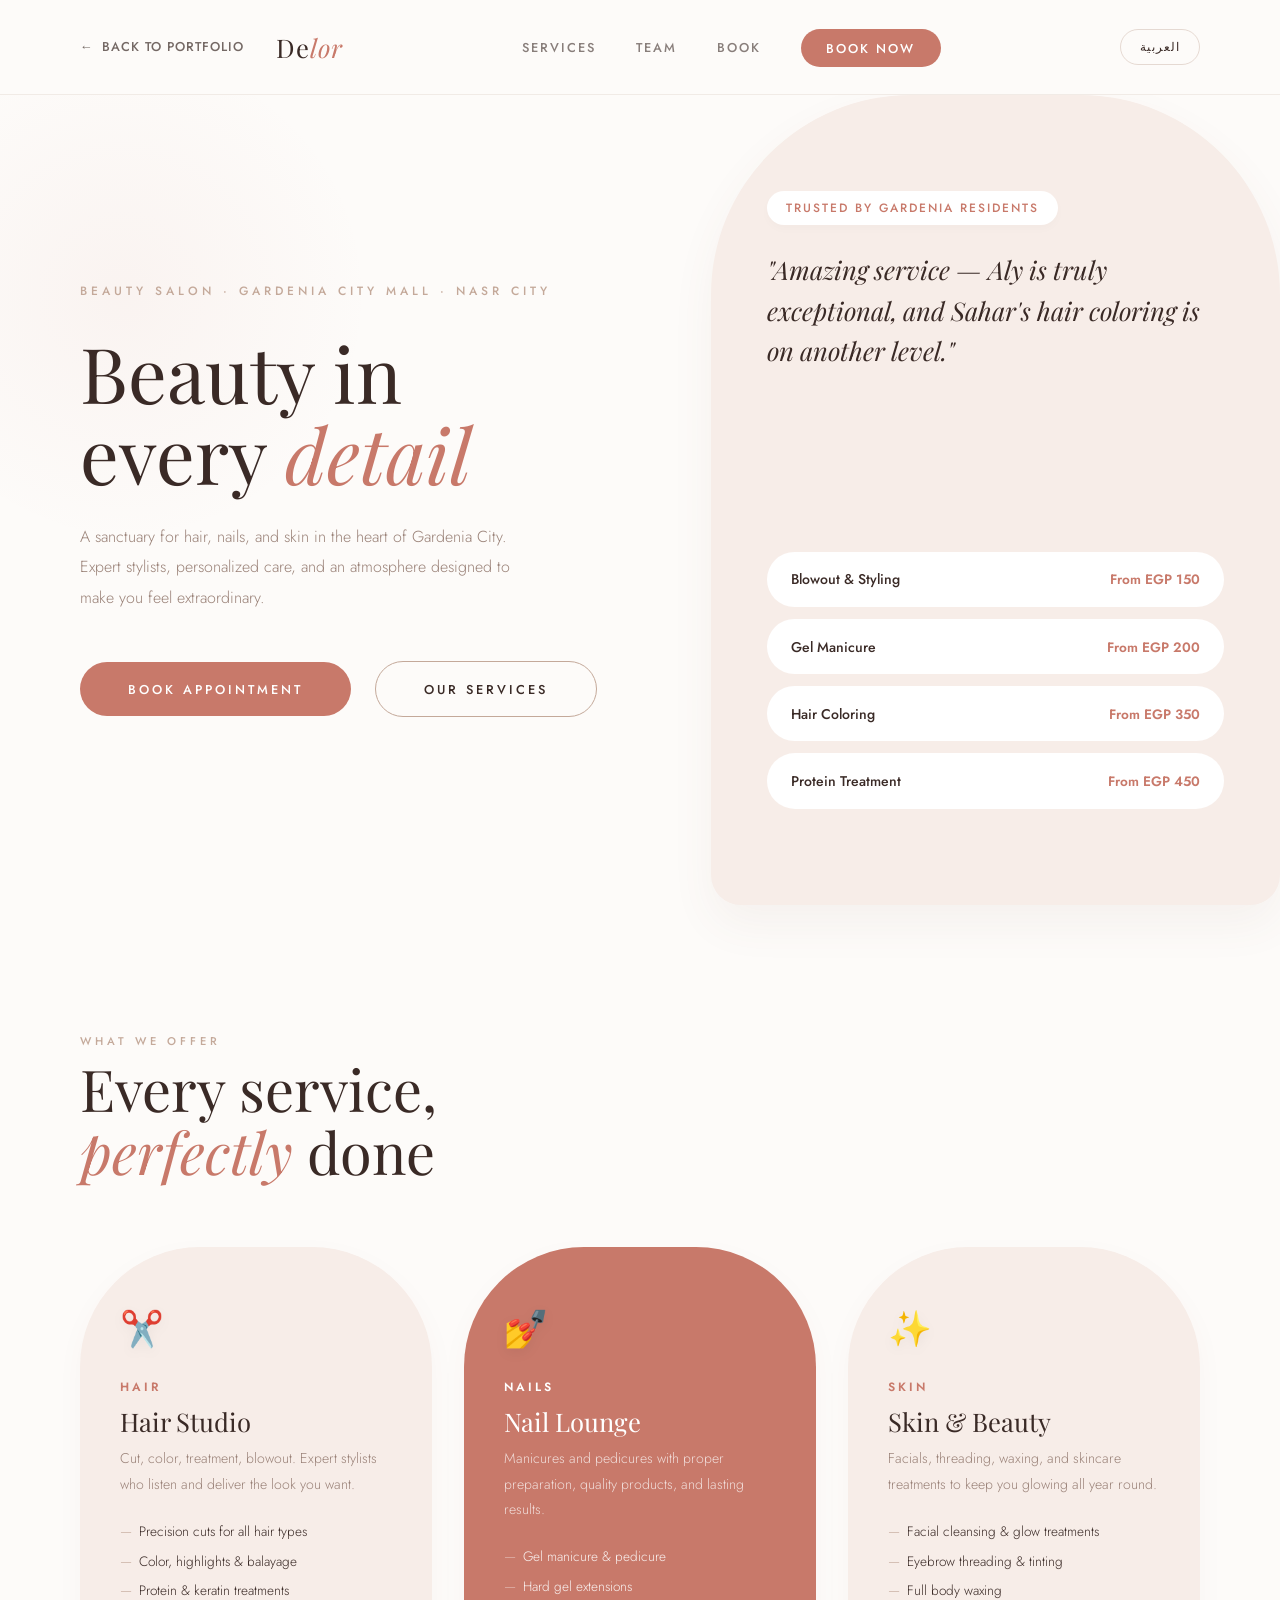
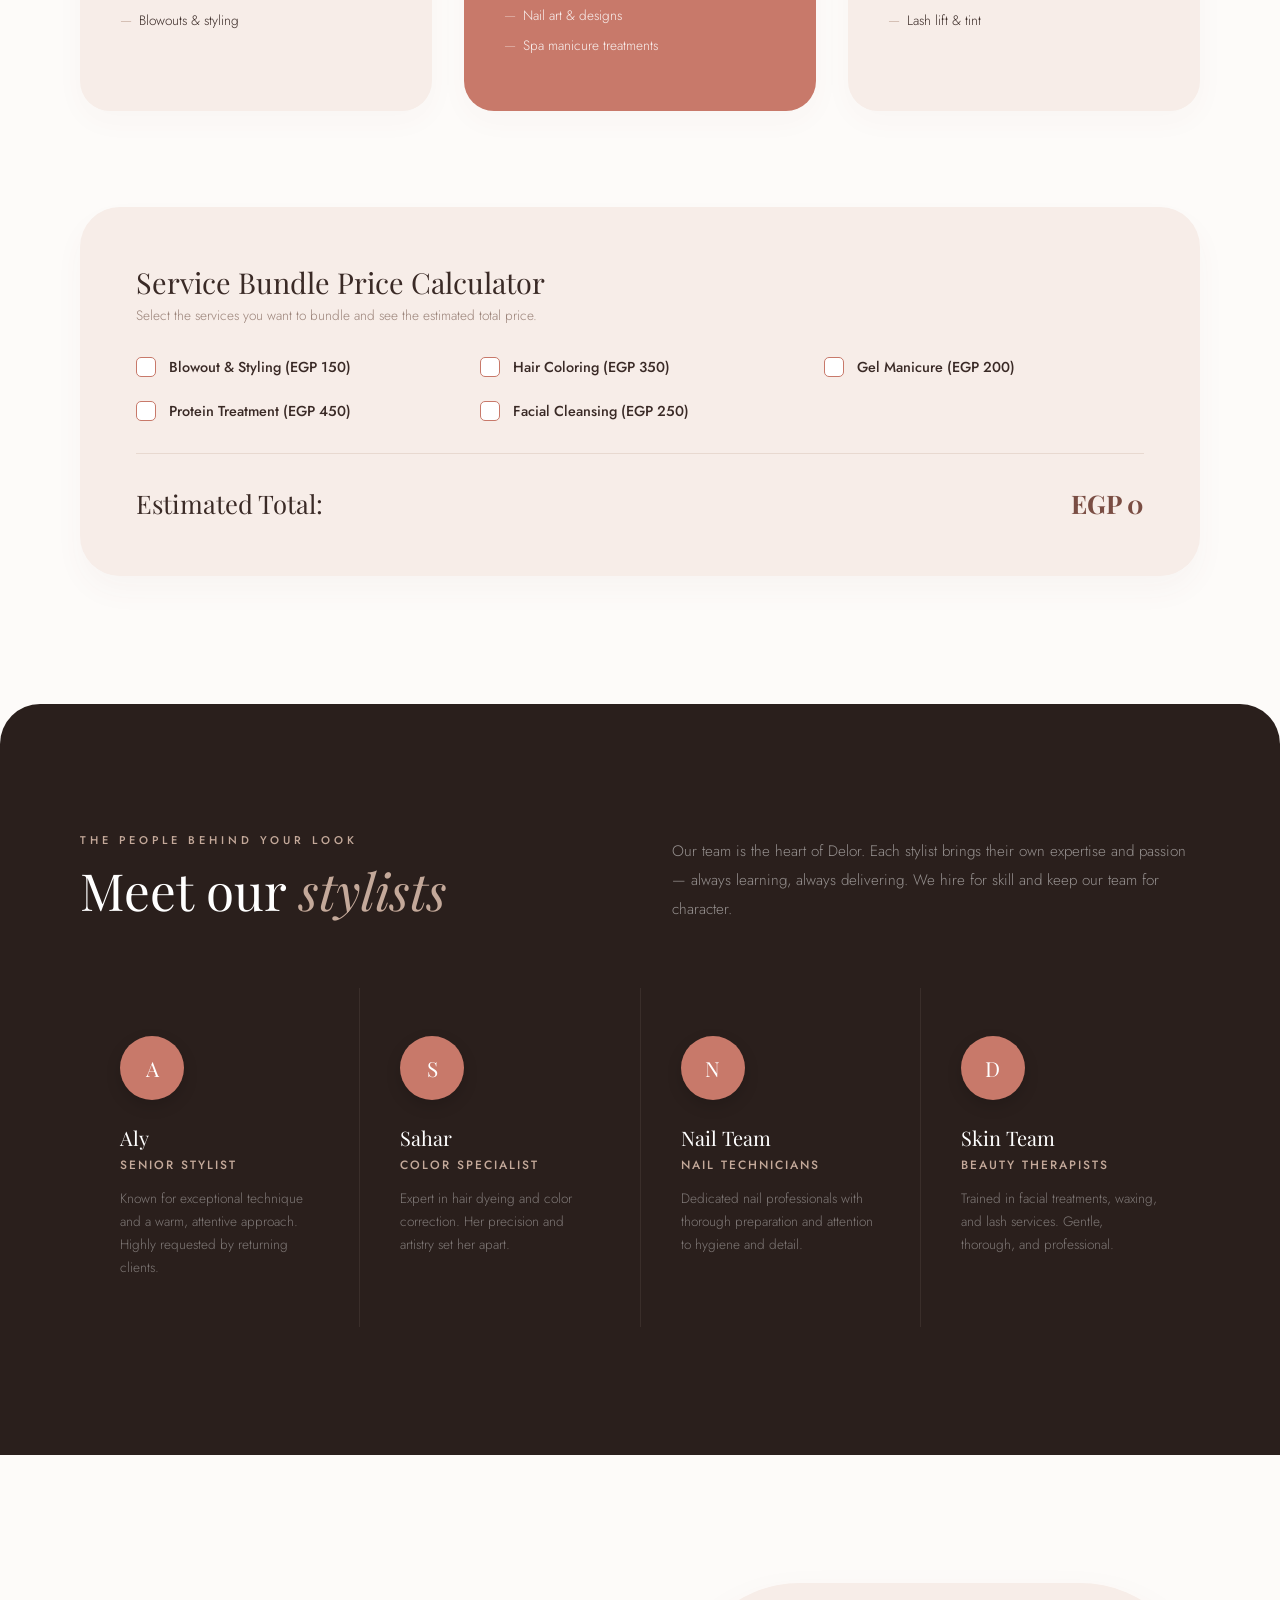
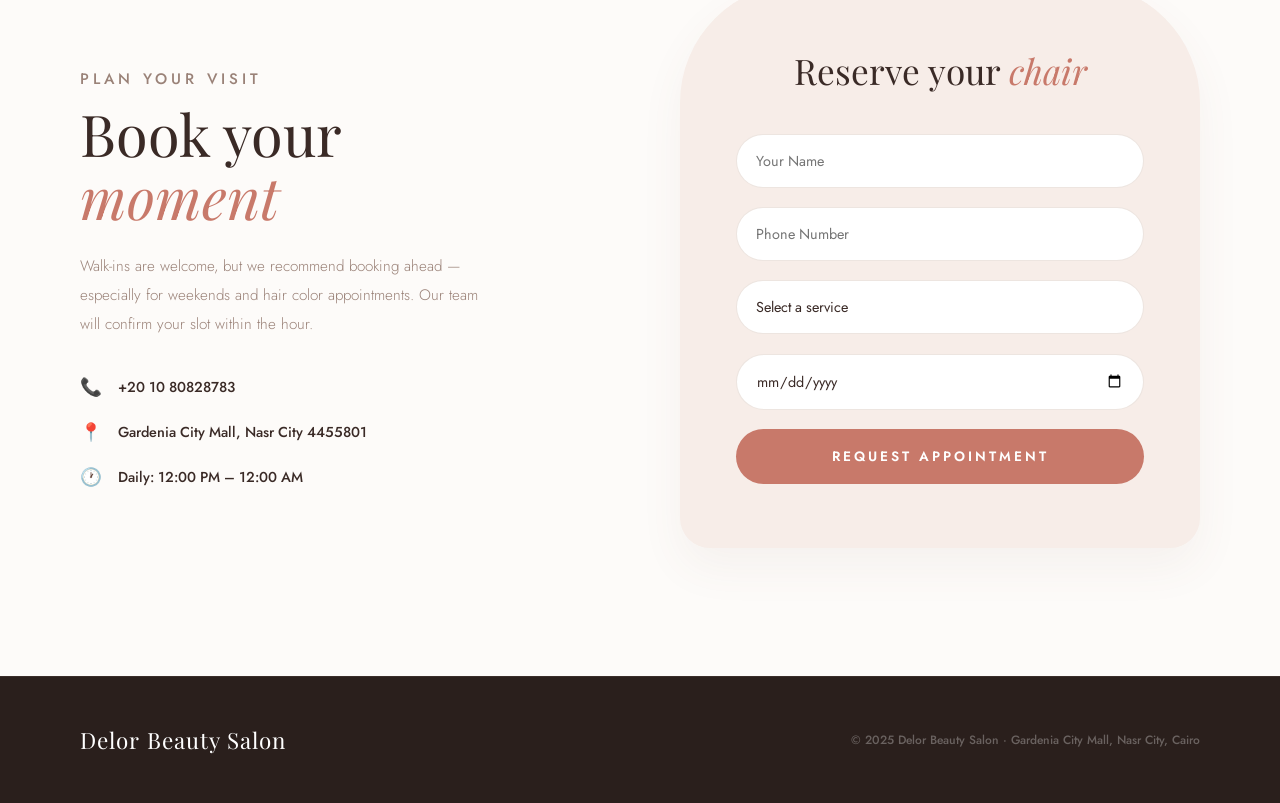
<file: delor-beauty.html>
<!DOCTYPE html>
<html lang="en" dir="ltr">

<head>
  <meta charset="UTF-8">
  <meta name="viewport" content="width=device-width, initial-scale=1.0">
  <title data-i18n="docTitle">Delor Beauty Salon — Gardenia City Mall</title>
  <link
    href="https://fonts.googleapis.com/css2?family=Playfair+Display:ital,wght@0,400;0,500;1,400&family=Jost:wght@300;400;500;600&family=Noto+Sans+Arabic:wght@300;400;500;600;700;800;900&display=swap"
    rel="stylesheet">

  <!-- FIX: Ensure content is visible if JS is disabled -->
  <noscript>
    <style>
      .reveal {
        opacity: 1 !important;
        transform: none !important;
      }
    </style>
  </noscript>

  <style>
    *,
    *::before,
    *::after {
      box-sizing: border-box;
      margin: 0;
      padding: 0;
    }

    :root {
      --blush: #F7EDE8;
      --rose: #C8796A;
      --deep-rose: #7A4D43;
      --taupe: #C4A99A;
      --dark: #2A1F1C;
      --text: #3A2A26;
      --muted: #9A8278;
      --warm-white: #FDFBF9;
      --ease: cubic-bezier(0.25, 0.46, 0.45, 0.94);
    }

    body {
      background: var(--warm-white);
      color: var(--text);
      font-family: 'Jost', sans-serif;
      font-weight: 300;
      overflow-x: hidden;
    }

    /* Floating background organic blob */
    body::before {
      content: '';
      position: absolute;
      width: 500px;
      height: 500px;
      background: radial-gradient(circle, rgba(200, 121, 106, 0.06) 0%, transparent 70%);
      border-radius: 58% 42% 38% 62% / 48% 52% 48% 52%;
      top: 5%;
      left: -10%;
      pointer-events: none;
      z-index: -1;
      animation: floatBlob 12s ease-in-out infinite alternate;
    }

    @keyframes floatBlob {
      0% {
        transform: translate(0, 0) rotate(0deg) scale(1);
      }

      100% {
        transform: translate(50px, 30px) rotate(45deg) scale(1.15);
      }
    }

    /* Navigation Curved Style */
    nav {
      display: flex;
      justify-content: space-between;
      align-items: center;
      padding: 1.8rem 5rem;
      position: sticky;
      top: 0;
      background: rgba(253, 251, 249, 0.95);
      backdrop-filter: blur(10px);
      -webkit-backdrop-filter: blur(10px);
      z-index: 100;
      border-bottom: 1px solid rgba(196, 169, 154, 0.2);
    }

    .nav-left {
      display: flex;
      align-items: center;
      gap: 2rem;
    }

    .back-link {
      color: var(--text);
      text-decoration: none;
      font-size: 0.8rem;
      font-weight: 500;
      opacity: 0.7;
      transition: all 0.3s;
      text-transform: uppercase;
      letter-spacing: 1px;
      display: flex;
      align-items: center;
      gap: 0.5rem;
    }

    .back-link:hover {
      opacity: 1;
      color: var(--rose);
    }

    .logo {
      font-family: 'Playfair Display', serif;
      font-size: 1.6rem;
      color: var(--text);
      letter-spacing: 1px;
    }

    .logo span {
      color: var(--rose);
      font-style: italic;
    }

    nav ul {
      list-style: none;
      display: flex;
      gap: 2.5rem;
      align-items: center;
    }

    nav a {
      color: var(--text);
      text-decoration: none;
      font-size: 0.8rem;
      font-weight: 500;
      letter-spacing: 2px;
      text-transform: uppercase;
      opacity: 0.6;
      transition: all 0.3s;
    }

    nav a:hover {
      opacity: 1;
      color: var(--rose);
    }

    .nav-book {
      background: var(--rose);
      color: white !important;
      opacity: 1 !important;
      padding: 0.6rem 1.6rem;
      letter-spacing: 2px;
      border-radius: 30px;
      transition: transform 0.3s var(--ease), box-shadow 0.3s;
    }

    .nav-book:hover {
      transform: translateY(-2px);
      box-shadow: 0 8px 20px rgba(200, 121, 106, 0.3);
    }

    .nav-right {
      display: flex;
      align-items: center;
      gap: 1.5rem;
    }

    /* Lang Switcher */
    .lang-switch {
      background: transparent;
      border: 1px solid rgba(196, 169, 154, 0.4);
      color: var(--text);
      padding: 0.5rem 1.2rem;
      font-family: 'Jost', sans-serif;
      font-size: 0.75rem;
      font-weight: 500;
      letter-spacing: 1px;
      cursor: pointer;
      text-transform: uppercase;
      border-radius: 30px;
      transition: all 0.3s var(--ease);
    }

    .lang-switch:hover {
      background: var(--rose);
      color: white;
      border-color: var(--rose);
      box-shadow: 0 5px 15px rgba(200, 121, 106, 0.2);
    }

    /* Mobile Toggle */
    .menu-toggle {
      display: none;
      background: transparent;
      border: none;
      cursor: pointer;
      flex-direction: column;
      justify-content: space-between;
      width: 22px;
      height: 16px;
      z-index: 110;
    }

    .menu-toggle span {
      display: block;
      width: 100%;
      height: 2px;
      background: var(--text);
      transition: all 0.3s var(--ease);
      transform-origin: left center;
    }

    .menu-toggle.active span:nth-child(1) {
      transform: rotate(45deg) translate(2px, -1px);
      background: var(--rose);
    }

    .menu-toggle.active span:nth-child(2) {
      opacity: 0;
    }

    .menu-toggle.active span:nth-child(3) {
      transform: rotate(-45deg) translate(2px, 1px);
      background: var(--rose);
    }

    /* Mobile Drawer */
    .mobile-menu-drawer {
      position: fixed;
      inset: 0;
      background: var(--warm-white);
      z-index: 90;
      display: flex;
      flex-direction: column;
      justify-content: center;
      align-items: center;
      padding: 2rem;
      transform: translateX(100%);
      transition: transform 0.4s cubic-bezier(0.25, 0.46, 0.45, 0.94);
      border-left: 1px solid rgba(196, 169, 154, 0.2);
    }

    .mobile-menu-drawer.active {
      transform: translateX(0);
    }

    .mobile-menu-drawer ul {
      list-style: none;
      display: flex;
      flex-direction: column;
      gap: 2rem;
      align-items: center;
      margin-bottom: 2rem;
    }

    .mobile-menu-drawer a {
      color: var(--text);
      text-decoration: none;
      font-size: 2rem;
      font-family: 'Playfair Display', serif;
      letter-spacing: 2px;
      text-transform: uppercase;
      opacity: 0.8;
    }

    .mobile-menu-drawer a:hover {
      opacity: 1;
      color: var(--rose);
    }

    /* Hero Section Curves */
    .hero {
      display: grid;
      grid-template-columns: 5fr 4fr;
      min-height: 90vh;
    }

    .hero-left {
      padding: 6rem 5rem;
      display: flex;
      flex-direction: column;
      justify-content: center;
    }

    .hero-tag {
      font-size: 0.75rem;
      letter-spacing: 4px;
      text-transform: uppercase;
      color: var(--taupe);
      margin-bottom: 2rem;
      font-weight: 500;
    }

    h1 {
      font-family: 'Playfair Display', serif;
      font-size: clamp(3.5rem, 6vw, 6.2rem);
      color: var(--text);
      line-height: 1.05;
      font-weight: 400;
    }

    h1 em {
      color: var(--rose);
      font-style: italic;
    }

    .hero-sub {
      font-size: 1rem;
      color: var(--muted);
      margin-top: 1.8rem;
      max-width: 440px;
      line-height: 1.9;
    }

    .hero-btns {
      display: flex;
      gap: 1.5rem;
      margin-top: 3rem;
      align-items: center;
    }

    .btn-rose {
      background: var(--rose);
      color: white;
      padding: 1.1rem 3rem;
      border: none;
      cursor: pointer;
      font-size: 0.8rem;
      letter-spacing: 3px;
      text-transform: uppercase;
      font-family: 'Jost', sans-serif;
      font-weight: 500;
      border-radius: 30px;
      transition: all 0.3s var(--ease);
    }

    .btn-rose:hover {
      background: var(--dark);
      transform: translateY(-2px);
      box-shadow: 0 10px 25px rgba(200, 121, 106, 0.35);
    }

    .btn-ghost {
      background: transparent;
      color: var(--text);
      padding: 1.1rem 3rem;
      border: 1px solid var(--taupe);
      cursor: pointer;
      font-size: 0.8rem;
      letter-spacing: 3px;
      text-transform: uppercase;
      font-family: 'Jost', sans-serif;
      font-weight: 500;
      border-radius: 30px;
      transition: all 0.3s var(--ease);
    }

    .btn-ghost:hover {
      border-color: var(--rose);
      color: var(--rose);
      transform: translateY(-2px);
      box-shadow: 0 8px 20px rgba(196, 169, 154, 0.15);
    }

    /* Hero Right arch curves */
    .hero-right {
      background: var(--blush);
      display: flex;
      flex-direction: column;
      justify-content: space-between;
      padding: 6rem 3.5rem;
      border-radius: 200px 200px 30px 30px;
      box-shadow: 0 20px 45px rgba(122, 77, 67, 0.06);
    }

    .hero-right-top {}

    .hero-pill {
      display: inline-block;
      background: white;
      color: var(--rose);
      font-size: 0.75rem;
      letter-spacing: 2px;
      text-transform: uppercase;
      padding: 0.5rem 1.2rem;
      border-radius: 100px;
      font-weight: 500;
      box-shadow: 0 4px 10px rgba(0, 0, 0, 0.02);
    }

    .hero-quote {
      font-family: 'Playfair Display', serif;
      font-size: 1.6rem;
      font-style: italic;
      color: var(--text);
      line-height: 1.6;
      margin-top: 1.5rem;
    }

    .hero-services-preview {
      display: flex;
      flex-direction: column;
      gap: 0.75rem;
      margin-top: 3rem;
    }

    .hsp-item {
      display: flex;
      justify-content: space-between;
      align-items: center;
      background: white;
      padding: 1.1rem 1.5rem;
      border-radius: 30px;
      transition: transform 0.3s var(--ease), box-shadow 0.3s;
    }

    .hsp-item:hover {
      transform: translateY(-2px);
      box-shadow: 0 8px 20px rgba(122, 77, 67, 0.06);
    }

    .hsp-name {
      font-size: 0.88rem;
      font-weight: 500;
      color: var(--text);
    }

    .hsp-price {
      font-size: 0.85rem;
      color: var(--rose);
      font-weight: 600;
    }

    /* Services with arches visual */
    .services {
      padding: 8rem 5rem;
    }

    .section-tag {
      font-size: 0.7rem;
      letter-spacing: 4px;
      text-transform: uppercase;
      color: var(--taupe);
      margin-bottom: 0.5rem;
      font-weight: 500;
    }

    .section-title {
      font-family: 'Playfair Display', serif;
      font-size: clamp(2.5rem, 4.5vw, 4.2rem);
      font-weight: 400;
      line-height: 1.1;
      color: var(--text);
    }

    .section-title em {
      font-style: italic;
      color: var(--rose);
    }

    .services-grid {
      display: grid;
      grid-template-columns: repeat(auto-fit, minmax(280px, 1fr));
      gap: 2rem;
      margin-top: 4rem;
    }

    .service-card {
      background: var(--blush);
      padding: 3.5rem 2.5rem;
      border-radius: 120px 120px 30px 30px;
      transition: all 0.3s var(--ease);
      box-shadow: 0 10px 30px rgba(122, 77, 67, 0.03);
    }

    .service-card:hover {
      transform: translateY(-5px);
      box-shadow: 0 20px 40px rgba(122, 77, 67, 0.1);
    }

    .service-card:nth-child(2) {
      background: var(--rose);
    }

    .service-card:nth-child(2) .sc-name,
    .service-card:nth-child(2) .sc-tagline {
      color: white;
    }

    .service-card:nth-child(2) .sc-desc {
      color: rgba(255, 255, 255, 0.75);
    }

    .service-card:nth-child(2) .sc-items li {
      color: rgba(255, 255, 255, 0.9);
    }

    .service-card:nth-child(2) .sc-items li::before {
      color: rgba(255, 255, 255, 0.5);
    }

    .sc-icon {
      font-size: 2.2rem;
      margin-bottom: 1.5rem;
      display: block;
      filter: drop-shadow(0 4px 6px rgba(0, 0, 0, 0.05));
    }

    .sc-name {
      font-family: 'Playfair Display', serif;
      font-size: 1.6rem;
      font-weight: 400;
      color: var(--text);
    }

    .sc-tagline {
      font-size: 0.75rem;
      letter-spacing: 3px;
      text-transform: uppercase;
      color: var(--rose);
      margin-bottom: 0.5rem;
      font-weight: 600;
    }

    .sc-desc {
      font-size: 0.88rem;
      color: var(--muted);
      margin-top: 0.5rem;
      line-height: 1.8;
      min-height: 50px;
    }

    .sc-items {
      list-style: none;
      margin-top: 1.5rem;
      display: flex;
      flex-direction: column;
      gap: 0.6rem;
    }

    .sc-items li {
      font-size: 0.85rem;
      color: var(--text);
      padding-left: 1.2rem;
      position: relative;
    }

    .sc-items li::before {
      content: '—';
      position: absolute;
      left: 0;
      color: var(--taupe);
    }

    /* service bundle calculator curved boxes */
    .calculator-box {
      background: var(--blush);
      border-radius: 40px;
      padding: 3.5rem;
      margin-top: 6rem;
      box-shadow: 0 15px 30px rgba(122, 77, 67, 0.04);
    }

    .calculator-grid {
      display: grid;
      grid-template-columns: repeat(auto-fit, minmax(240px, 1fr));
      gap: 1.5rem;
      margin-bottom: 2rem;
      margin-top: 2rem;
    }

    .calc-item {
      display: flex;
      align-items: center;
      gap: 0.8rem;
      cursor: pointer;
      font-size: 0.9rem;
      color: var(--text);
      user-select: none;
      font-weight: 500;
    }

    .calc-check {
      appearance: none;
      -webkit-appearance: none;
      width: 20px;
      height: 20px;
      border: 1px solid var(--rose);
      background: white;
      cursor: pointer;
      display: flex;
      align-items: center;
      justify-content: center;
      flex-shrink: 0;
      border-radius: 5px;
      transition: background 0.2s;
    }

    .calc-check:checked {
      background: var(--rose);
    }

    .calc-check:checked::after {
      content: '✓';
      color: white;
      font-size: 0.8rem;
      font-weight: bold;
    }

    .calculator-total {
      border-top: 1px solid rgba(196, 169, 154, 0.3);
      padding-top: 2rem;
      display: flex;
      justify-content: space-between;
      align-items: center;
      font-family: 'Playfair Display', serif;
      font-size: 1.6rem;
    }

    .calculator-total strong {
      color: var(--deep-rose);
    }

    /* Team Section */
    .team {
      padding: 8rem 5rem;
      background: var(--dark);
      border-radius: 40px 40px 0 0;
    }

    .team-header {
      display: grid;
      grid-template-columns: 1fr 1fr;
      gap: 4rem;
      align-items: end;
      margin-bottom: 4rem;
    }

    .team-title {
      font-family: 'Playfair Display', serif;
      font-size: 3.2rem;
      font-weight: 400;
      color: white;
    }

    .team-title em {
      font-style: italic;
      color: var(--taupe);
    }

    .team-intro p {
      font-size: 0.95rem;
      color: rgba(255, 255, 255, 0.5);
      line-height: 1.9;
    }

    .team-grid {
      display: grid;
      grid-template-columns: repeat(auto-fit, minmax(220px, 1fr));
      gap: 1px;
      background: #3a2e2a;
    }

    .team-member {
      background: #2a1f1c;
      padding: 3rem 2.5rem;
      transition: background 0.3s;
    }

    .team-member:hover {
      background: #332723;
    }

    .member-avatar {
      width: 64px;
      height: 64px;
      border-radius: 50%;
      background: var(--rose);
      display: flex;
      align-items: center;
      justify-content: center;
      font-family: 'Playfair Display', serif;
      font-size: 1.3rem;
      color: white;
      margin-bottom: 1.5rem;
      box-shadow: 0 6px 15px rgba(0, 0, 0, 0.15);
    }

    .member-name {
      font-family: 'Playfair Display', serif;
      font-size: 1.25rem;
      color: white;
      font-weight: 400;
    }

    .member-spec {
      font-size: 0.75rem;
      color: var(--taupe);
      letter-spacing: 2px;
      text-transform: uppercase;
      margin-top: 0.3rem;
      font-weight: 500;
    }

    .member-note {
      font-size: 0.85rem;
      color: rgba(255, 255, 255, 0.4);
      margin-top: 0.8rem;
      line-height: 1.7;
    }

    /* Booking section with curved arch cards */
    .booking {
      padding: 8rem 5rem;
      display: grid;
      grid-template-columns: 1fr 1fr;
      gap: 5rem;
      align-items: center;
    }

    .booking-text .section-title {
      margin-top: 0.5rem;
    }

    .booking-text p {
      font-size: 0.95rem;
      color: var(--muted);
      margin-top: 1.5rem;
      line-height: 1.9;
      max-width: 400px;
    }

    .contact-list {
      list-style: none;
      margin-top: 2.2rem;
      display: flex;
      flex-direction: column;
      gap: 1.2rem;
    }

    .contact-list li {
      display: flex;
      gap: 1rem;
      align-items: center;
      font-size: 0.9rem;
    }

    .contact-icon {
      color: var(--rose);
      font-size: 1.1rem;
      flex-shrink: 0;
    }

    .contact-text {
      color: var(--text);
      font-weight: 500;
    }

    .booking-card {
      background: var(--blush);
      padding: 4rem 3.5rem;
      border-radius: 120px 120px 30px 30px;
      box-shadow: 0 20px 45px rgba(122, 77, 67, 0.06);
    }

    .booking-card h3 {
      font-family: 'Playfair Display', serif;
      font-size: 2.2rem;
      font-weight: 400;
      color: var(--text);
      text-align: center;
    }

    .booking-card h3 em {
      font-style: italic;
      color: var(--rose);
    }

    .booking-form {
      display: flex;
      flex-direction: column;
      gap: 1.2rem;
      margin-top: 2.5rem;
    }

    .booking-form select,
    .booking-form input {
      background: white;
      border: 1px solid rgba(196, 169, 154, 0.3);
      padding: 1rem 1.2rem;
      font-family: 'Jost', sans-serif;
      font-size: 0.9rem;
      color: var(--text);
      width: 100%;
      border-radius: 30px;
      appearance: none;
      -webkit-appearance: none;
    }

    .booking-form select:focus,
    .booking-form input:focus {
      outline: none;
      border-color: var(--rose);
      box-shadow: 0 4px 12px rgba(200, 121, 106, 0.1);
    }

    .booking-form button {
      background: var(--rose);
      color: white;
      padding: 1.1rem;
      border: none;
      cursor: pointer;
      font-family: 'Jost', sans-serif;
      font-size: 0.85rem;
      letter-spacing: 3px;
      text-transform: uppercase;
      border-radius: 30px;
      transition: all 0.3s;
      font-weight: 600;
    }

    .booking-form button:hover {
      background: var(--dark);
      box-shadow: 0 10px 25px rgba(200, 121, 106, 0.25);
    }

    /* Success inside Card */
    .success-container {
      display: flex;
      flex-direction: column;
      align-items: center;
      text-align: center;
      gap: 1.2rem;
      padding: 2rem 0;
    }

    .success-icon {
      width: 64px;
      height: 64px;
      background: var(--rose);
      color: white;
      font-size: 2rem;
      border-radius: 50%;
      display: flex;
      align-items: center;
      justify-content: center;
      font-weight: 400;
      margin-bottom: 0.5rem;
      box-shadow: 0 8px 20px rgba(200, 121, 106, 0.3);
    }

    .hidden {
      display: none !important;
    }

    /* Footer */
    footer {
      background: var(--dark);
      border-top: 1px solid #3a2e2a;
      padding: 3rem 5rem;
      display: flex;
      justify-content: space-between;
      align-items: center;
    }

    .footer-logo {
      font-family: 'Playfair Display', serif;
      font-size: 1.4rem;
      color: white;
      letter-spacing: 1px;
    }

    .footer-copy {
      font-size: 0.75rem;
      color: rgba(255, 255, 255, 0.3);
      font-weight: 500;
    }

    /* Scroll Reveal animation */
    .reveal {
      opacity: 0;
      transform: translateY(30px);
      transition: opacity 0.8s var(--ease), transform 0.8s var(--ease);
    }

    .reveal.visible {
      opacity: 1;
      transform: translateY(0);
    }

    /* ================================================================
     RTL / ARABIC STYLING OVERRIDES
     ================================================================ */
    [dir="rtl"] {
      font-family: 'Noto Sans Arabic', 'Jost', sans-serif;
    }

    [dir="rtl"] .back-link {
      flex-direction: row-reverse;
    }

    /* FIX: Only flip the arrow span, not the text label */
    [dir="rtl"] .back-link span:first-child {
      display: inline-block;
      transform: scaleX(-1);
    }

    [dir="rtl"] .sc-items li {
      padding-left: 0;
      padding-right: 1.2rem;
    }

    [dir="rtl"] .sc-items li::before {
      left: auto;
      right: 0;
      content: '—';
    }

    [dir="rtl"] .sc-tagline {
      letter-spacing: 1px;
    }

    [dir="rtl"] .member-spec {
      letter-spacing: 1px;
    }

    [dir="rtl"] .contact-list {
      padding-right: 0;
    }

    [dir="rtl"] .lang-switch {
      letter-spacing: 0;
    }

    [dir="rtl"] .btn-rose,
    [dir="rtl"] .btn-ghost,
    [dir="rtl"] .booking-form button {
      letter-spacing: 1px;
    }

    [dir="rtl"] .hero-pill {
      letter-spacing: 1px;
    }

    [dir="rtl"] .footer-logo {
      letter-spacing: 1px;
    }

    @media (max-width: 900px) {
      nav {
        padding: 1.5rem 1.5rem;
      }

      nav ul {
        display: none;
      }

      .menu-toggle {
        display: flex;
      }

      .hero {
        grid-template-columns: 1fr;
      }

      .hero-left {
        padding: 5rem 1.5rem;
      }

      .hero-right {
        padding: 4rem 1.5rem;
        border-radius: 120px 120px 20px 20px;
      }

      .services,
      .booking {
        padding: 5rem 1.5rem;
        grid-template-columns: 1fr;
      }

      .service-card {
        border-radius: 80px 80px 20px 20px;
      }

      .calculator-box {
        padding: 2.2rem 1.5rem;
        margin-top: 3.5rem;
      }

      .team {
        padding: 5rem 1.5rem;
      }

      .team-header {
        grid-template-columns: 1fr;
        gap: 1.5rem;
      }

      .booking-card {
        border-radius: 80px 80px 20px 20px;
        padding: 3rem 1.5rem;
      }

      footer {
        flex-direction: column;
        gap: 1.2rem;
        text-align: center;
        padding: 2.5rem 1.5rem;
      }

      h1 {
        font-size: clamp(2.2rem, 8vw, 3.5rem);
      }

      .section-title {
        font-size: clamp(1.8rem, 6vw, 2.8rem);
      }

      .team-title {
        font-size: clamp(2rem, 7vw, 3rem);
      }

      .hero-sub {
        font-size: 0.9rem;
        margin-top: 1.2rem;
      }

      .hero-btns {
        gap: 0.8rem;
        margin-top: 2rem;
        flex-wrap: wrap;
      }

      .btn-rose, .btn-outline-rose {
        padding: 0.9rem 2rem;
        font-size: 0.8rem;
      }

      .service-card {
        padding: 2.5rem 1.5rem;
      }

      .calculator-box h3 {
        font-size: 1rem;
      }
    }

    @media (max-width: 480px) {
      h1 {
        font-size: clamp(1.8rem, 7vw, 2.5rem);
      }

      .section-title {
        font-size: clamp(1.5rem, 5.5vw, 2rem);
      }

      .team-title {
        font-size: clamp(1.5rem, 6vw, 2rem);
      }

      .hero-left {
        padding: 4rem 1rem;
      }

      .hero-right {
        padding: 3rem 1rem;
        border-radius: 80px 80px 15px 15px;
      }

      .services, .booking {
        padding: 3.5rem 1rem;
      }

      .team {
        padding: 3.5rem 1rem;
      }

      .hero-btns {
        flex-direction: column;
      }

      .btn-rose, .btn-outline-rose {
        width: 100%;
        text-align: center;
      }

      .service-card {
        border-radius: 60px 60px 15px 15px;
      }

      .booking-card {
        border-radius: 60px 60px 15px 15px;
        padding: 2.5rem 1rem;
      }

      nav {
        padding: 1rem;
      }

      footer {
        padding: 2rem 1rem;
      }

      .calculator-box {
        padding: 1.5rem 1rem;
      }
    }
  </style>
</head>

<body>

  <nav>
    <div class="nav-left">
      <a href="index.html" class="back-link"><span>←</span> <span data-i18n="backToPortfolio">Back to
          Portfolio</span></a>
      <div class="logo">De<span>lor</span></div>
    </div>
    <ul>
      <li><a href="#services" data-i18n="navServices">Services</a></li>
      <li><a href="#team" data-i18n="navTeam">Team</a></li>
      <li><a href="#booking" data-i18n="navBook">Book</a></li>
      <li><a href="#booking" class="nav-book" data-i18n="navBookNow">Book Now</a></li>
    </ul>
    <div class="nav-right">
      <button id="lang-switch" class="lang-switch">العربية</button>
      <button id="menu-toggle" class="menu-toggle" aria-label="Toggle Menu">
        <span></span>
        <span></span>
        <span></span>
      </button>
    </div>
  </nav>

  <!-- Mobile Drawer -->
  <div class="mobile-menu-drawer" id="mobile-menu-drawer">
    <ul>
      <li><a href="#services" data-i18n="navServices">Services</a></li>
      <li><a href="#team" data-i18n="navTeam">Team</a></li>
      <li><a href="#booking" data-i18n="navBook">Book</a></li>
      <li><a href="#booking" data-i18n="navBookNow">Book Now</a></li>
    </ul>
  </div>

  <section class="hero reveal visible">
    <div class="hero-left">
      <p class="hero-tag" data-i18n="heroTag">Beauty Salon · Gardenia City Mall · Nasr City</p>
      <h1 data-i18n="heroTitle">Beauty in<br>every <em>detail</em></h1>
      <p class="hero-sub" data-i18n="heroSub">A sanctuary for hair, nails, and skin in the heart of Gardenia City.
        Expert stylists, personalized care, and an atmosphere designed to make you feel extraordinary.</p>
      <div class="hero-btns">
        <button class="btn-rose scroll-to-booking" data-i18n="btnBook">Book Appointment</button>
        <button class="btn-ghost scroll-to-services" data-i18n="btnServices">Our Services</button>
      </div>
    </div>
    <div class="hero-right">
      <div class="hero-right-top">
        <div class="hero-pill" data-i18n="trustBadge">Trusted by Gardenia residents</div>
        <p class="hero-quote" data-i18n="heroQuote">"Amazing service — Aly is truly exceptional, and Sahar's hair
          coloring is on another level."</p>
      </div>
      <div class="hero-services-preview">
        <div class="hsp-item"><span class="hsp-name" data-i18n="hsp1">Blowout & Styling</span><span class="hsp-price"
            id="price-hsp1">From EGP 150</span></div>
        <div class="hsp-item"><span class="hsp-name" data-i18n="hsp2">Gel Manicure</span><span class="hsp-price"
            id="price-hsp2">From EGP 200</span></div>
        <div class="hsp-item"><span class="hsp-name" data-i18n="hsp3">Hair Coloring</span><span class="hsp-price"
            id="price-hsp3">From EGP 350</span></div>
        <div class="hsp-item"><span class="hsp-name" data-i18n="hsp4">Protein Treatment</span><span class="hsp-price"
            id="price-hsp4">From EGP 450</span></div>
      </div>
    </div>
  </section>

  <section id="services" class="services reveal">
    <p class="section-tag" data-i18n="servicesTag">What we offer</p>
    <h2 class="section-title" data-i18n="servicesTitle">Every service,<br><em>perfectly</em> done</h2>
    <div class="services-grid">
      <div class="service-card">
        <div class="sc-icon">✂️</div>
        <div class="sc-tagline" data-i18n="sc1Tag">Hair</div>
        <div class="sc-name" data-i18n="sc1Name">Hair Studio</div>
        <div class="sc-desc" data-i18n="sc1Desc">Cut, color, treatment, blowout. Expert stylists who listen and deliver
          the look you want.</div>
        <ul class="sc-items">
          <li data-i18n="sc1I1">Precision cuts for all hair types</li>
          <li data-i18n="sc1I2">Color, highlights & balayage</li>
          <li data-i18n="sc1I3">Protein & keratin treatments</li>
          <li data-i18n="sc1I4">Blowouts & styling</li>
        </ul>
      </div>
      <div class="service-card">
        <div class="sc-icon">💅</div>
        <div class="sc-tagline" data-i18n="sc2Tag">Nails</div>
        <div class="sc-name" data-i18n="sc2Name">Nail Lounge</div>
        <div class="sc-desc" data-i18n="sc2Desc">Manicures and pedicures with proper preparation, quality products, and
          lasting results.</div>
        <ul class="sc-items">
          <li data-i18n="sc2I1">Gel manicure & pedicure</li>
          <li data-i18n="sc2I2">Hard gel extensions</li>
          <li data-i18n="sc2I3">Nail art & designs</li>
          <li data-i18n="sc2I4">Spa manicure treatments</li>
        </ul>
      </div>
      <div class="service-card">
        <div class="sc-icon">✨</div>
        <div class="sc-tagline" data-i18n="sc3Tag">Skin</div>
        <div class="sc-name" data-i18n="sc3Name">Skin & Beauty</div>
        <div class="sc-desc" data-i18n="sc3Desc">Facials, threading, waxing, and skincare treatments to keep you glowing
          all year round.</div>
        <ul class="sc-items">
          <li data-i18n="sc3I1">Facial cleansing & glow treatments</li>
          <li data-i18n="sc3I2">Eyebrow threading & tinting</li>
          <li data-i18n="sc3I3">Full body waxing</li>
          <li data-i18n="sc3I4">Lash lift & tint</li>
        </ul>
      </div>
    </div>

    <!-- Service Bundle Price Calculator -->
    <div class="calculator-box">
      <h3 style="font-family: 'Playfair Display', serif; font-size: 1.8rem; font-weight: 400;" data-i18n="calcTitle">
        Service Bundle Price Calculator</h3>
      <p style="font-size: 0.85rem; color: var(--muted); margin-top: 0.25rem;" data-i18n="calcDesc">Select the services
        you want to bundle and see the estimated total price.</p>
      <div class="calculator-grid">
        <label class="calc-item">
          <input type="checkbox" class="calc-check" data-price="150" value="blowout">
          <span class="calc-label" data-i18n="calcOpt1">Blowout & Styling (EGP 150)</span>
        </label>
        <label class="calc-item">
          <input type="checkbox" class="calc-check" data-price="350" value="coloring">
          <span class="calc-label" data-i18n="calcOpt2">Hair Coloring (EGP 350)</span>
        </label>
        <label class="calc-item">
          <input type="checkbox" class="calc-check" data-price="200" value="manicure">
          <span class="calc-label" data-i18n="calcOpt3">Gel Manicure (EGP 200)</span>
        </label>
        <label class="calc-item">
          <input type="checkbox" class="calc-check" data-price="450" value="protein">
          <span class="calc-label" data-i18n="calcOpt4">Protein Treatment (EGP 450)</span>
        </label>
        <label class="calc-item">
          <input type="checkbox" class="calc-check" data-price="250" value="facial">
          <span class="calc-label" data-i18n="calcOpt5">Facial Cleansing (EGP 250)</span>
        </label>
      </div>
      <div class="calculator-total">
        <span data-i18n="calcTotal">Estimated Total:</span> <strong id="calc-total-val">EGP 0</strong>
      </div>
    </div>
  </section>

  <section id="team" class="team reveal">
    <div class="team-header">
      <div>
        <p class="section-tag" style="color: var(--taupe);" data-i18n="teamTag">The people behind your look</p>
        <h2 class="team-title" data-i18n="teamTitle">Meet our <em>stylists</em></h2>
      </div>
      <div class="team-intro">
        <p data-i18n="teamIntro">Our team is the heart of Delor. Each stylist brings their own expertise and passion —
          always learning, always delivering. We hire for skill and keep our team for character.</p>
      </div>
    </div>
    <div class="team-grid">
      <div class="team-member">
        <div class="member-avatar">A</div>
        <div class="member-name" data-i18n="tm1Name">Aly</div>
        <div class="member-spec" data-i18n="tm1Spec">Senior Stylist</div>
        <div class="member-note" data-i18n="tm1Note">Known for exceptional technique and a warm, attentive approach.
          Highly requested by returning clients.</div>
      </div>
      <div class="team-member">
        <div class="member-avatar">S</div>
        <div class="member-name" data-i18n="tm2Name">Sahar</div>
        <div class="member-spec" data-i18n="tm2Spec">Color Specialist</div>
        <div class="member-note" data-i18n="tm2Note">Expert in hair dyeing and color correction. Her precision and
          artistry set her apart.</div>
      </div>
      <div class="team-member">
        <div class="member-avatar">N</div>
        <div class="member-name" data-i18n="tm3Name">Nail Team</div>
        <div class="member-spec" data-i18n="tm3Spec">Nail Technicians</div>
        <div class="member-note" data-i18n="tm3Note">Dedicated nail professionals with thorough preparation and
          attention to hygiene and detail.</div>
      </div>
      <div class="team-member">
        <div class="member-avatar">D</div>
        <div class="member-name" data-i18n="tm4Name">Skin Team</div>
        <div class="member-spec" data-i18n="tm4Spec">Beauty Therapists</div>
        <div class="member-note" data-i18n="tm4Note">Trained in facial treatments, waxing, and lash services. Gentle,
          thorough, and professional.</div>
      </div>
    </div>
  </section>

  <section id="booking" class="booking reveal">
    <div class="booking-text">
      <p class="section-tag" data-i18n="bookTag">Plan your visit</p>
      <h2 class="section-title" data-i18n="bookTitle">Book your<br><em>moment</em></h2>
      <p data-i18n="bookDesc">Walk-ins are welcome, but we recommend booking ahead — especially for weekends and hair
        color appointments. Our team will confirm your slot within the hour.</p>
      <ul class="contact-list">
        <li><span class="contact-icon">📞</span><span class="contact-text">+20 10 80828783</span></li>
        <li><span class="contact-icon">📍</span><span class="contact-text" data-i18n="bookAddress">Gardenia City Mall,
            Nasr City 4455801</span></li>
        <li><span class="contact-icon">🕐</span><span class="contact-text" data-i18n="bookHours">Daily: 12:00 PM – 12:00
            AM</span></li>
      </ul>
    </div>

    <div class="booking-card">
      <div id="booking-form-box">
        <h3 data-i18n="cardTitle">Reserve your <em>chair</em></h3>
        <form id="salon-booking-form" class="booking-form">
          <input type="text" id="form-name" required placeholder="Your Name">
          <input type="tel" id="form-phone" required placeholder="Phone Number">
          <select id="form-service" required>
            <option value="" disabled selected data-i18n="selectServiceOption">Select a service</option>
            <option value="cut" data-i18n="opt1">Hair Cut & Styling</option>
            <option value="color" data-i18n="opt2">Hair Coloring</option>
            <option value="protein" data-i18n="opt3">Protein Treatment</option>
            <option value="manicure" data-i18n="opt4">Gel Manicure</option>
            <option value="extensions" data-i18n="opt5">Nail Extensions</option>
            <option value="facial" data-i18n="opt6">Facial Treatment</option>
            <option value="package" data-i18n="opt7">Full Package</option>
          </select>
          <input type="date" id="form-date" required>
          <button type="submit" data-i18n="btnSubmit">Request Appointment</button>
        </form>
      </div>
      <div id="booking-success-box" class="success-container hidden">
        <div class="success-icon">✓</div>
        <h3 data-i18n="successTitle">Appointment requested</h3>
        <p id="success-message-text"
          style="font-size: 0.88rem; color: var(--text); line-height: 1.6; margin-top: 1rem;"></p>
        <button id="reset-booking-btn"
          style="margin-top: 1.5rem; background: var(--rose); color: white; padding: 0.8rem 1.8rem; border: none; cursor: pointer; text-transform: uppercase; font-size: 0.75rem; letter-spacing: 2px;"
          data-i18n="btnBack">Back</button>
      </div>
    </div>
  </section>

  <footer>
    <div class="footer-logo">Delor Beauty Salon</div>
    <div class="footer-copy" data-i18n="footerCopy">© 2025 Delor Beauty Salon · Gardenia City Mall, Nasr City, Cairo
    </div>
  </footer>

  <script>
    /* ==============================================================
       TRANSLATIONS DICTIONARY
       ============================================================== */
    const T = {
      en: {
        docTitle: "Delor Beauty Salon — Gardenia City Mall",
        backToPortfolio: "Back to Portfolio",
        navServices: "Services",
        navTeam: "Team",
        navBook: "Book",
        navBookNow: "Book Now",

        heroTag: "Beauty Salon · Gardenia City Mall · Nasr City",
        heroTitle: "Beauty in<br>every <em>detail</em>",
        heroSub: "A sanctuary for hair, nails, and skin in the heart of Gardenia City. Expert stylists, personalized care, and an atmosphere designed to make you feel extraordinary.",
        btnBook: "Book Appointment",
        btnServices: "Our Services",
        trustBadge: "Trusted by Gardenia residents",
        heroQuote: "\"Amazing service — Aly is truly exceptional, and Sahar's hair coloring is on another level.\"",

        hsp1: "Blowout & Styling",
        hsp2: "Gel Manicure",
        hsp3: "Hair Coloring",
        hsp4: "Protein Treatment",
        prefixPrice: "From EGP ",

        servicesTag: "What we offer",
        servicesTitle: "Every service,<br><em>perfectly</em> done",
        sc1Tag: "Hair",
        sc1Name: "Hair Studio",
        sc1Desc: "Cut, color, treatment, blowout. Expert stylists who listen and deliver the look you want.",
        sc1I1: "Precision cuts for all hair types",
        sc1I2: "Color, highlights & balayage",
        sc1I3: "Protein & keratin treatments",
        sc1I4: "Blowouts & styling",

        sc2Tag: "Nails",
        sc2Name: "Nail Lounge",
        sc2Desc: "Manicures and pedicures with proper preparation, quality products, and lasting results.",
        sc2I1: "Gel manicure & pedicure",
        sc2I2: "Hard gel extensions",
        sc2I3: "Nail art & designs",
        sc2I4: "Spa manicure treatments",

        sc3Tag: "Skin",
        sc3Name: "Skin & Beauty",
        sc3Desc: "Facials, threading, waxing, and skincare treatments to keep you glowing all year round.",
        sc3I1: "Facial cleansing & glow treatments",
        sc3I2: "Eyebrow threading & tinting",
        sc3I3: "Full body waxing",
        sc3I4: "Lash lift & tint",

        calcTitle: "Service Bundle Price Calculator",
        calcDesc: "Select the services you want to bundle and see the estimated total price.",
        calcOpt1: "Blowout & Styling (EGP 150)",
        calcOpt2: "Hair Coloring (EGP 350)",
        calcOpt3: "Gel Manicure (EGP 200)",
        calcOpt4: "Protein Treatment (EGP 450)",
        calcOpt5: "Facial Cleansing (EGP 250)",
        calcTotal: "Estimated Total:",

        teamTag: "The people behind your look",
        teamTitle: "Meet our <em>stylists</em>",
        teamIntro: "Our team is the heart of Delor. Each stylist brings their own expertise and passion — always learning, always delivering. We hire for skill and keep our team for character.",

        tm1Name: "Aly",
        tm1Spec: "Senior Stylist",
        tm1Note: "Known for exceptional technique and a warm, attentive approach. Highly requested by returning clients.",
        tm2Name: "Sahar",
        tm2Spec: "Color Specialist",
        tm2Note: "Expert in hair dyeing and color correction. Her precision and artistry set her apart.",
        tm3Name: "Nail Team",
        tm3Spec: "Nail Technicians",
        tm3Note: "Dedicated nail professionals with thorough preparation and attention to hygiene and detail.",
        tm4Name: "Skin Team",
        tm4Spec: "Beauty Therapists",
        tm4Note: "Trained in facial treatments, waxing, and lash services. Gentle, thorough, and professional.",

        bookTag: "Plan your visit",
        bookTitle: "Book your<br><em>moment</em>",
        bookDesc: "Walk-ins are welcome, but we recommend booking ahead — especially for weekends and hair color appointments. Our team will confirm your slot within the hour.",
        bookAddress: "Gardenia City Mall, Nasr City 4455801",
        bookHours: "Daily: 12:00 PM – 12:00 AM",

        cardTitle: "Reserve your <em>chair</em>",
        selectServiceOption: "Select a service",
        opt1: "Hair Cut & Styling",
        opt2: "Hair Coloring",
        opt3: "Protein Treatment",
        opt4: "Gel Manicure",
        opt5: "Nail Extensions",
        opt6: "Facial Treatment",
        opt7: "Full Package",
        btnSubmit: "Request Appointment",

        successTitle: "Appointment requested",
        successDesc: "Thank you, {name}! We have reserved your chair. We will contact you at {phone} within the hour to confirm your slot.",
        btnBack: "Back",
        footerCopy: "© 2025 Delor Beauty Salon · Gardenia City Mall, Nasr City, Cairo",

        placeholderName: "Your Name",
        placeholderPhone: "Phone Number"
      },
      ar: {
        docTitle: "صالون ديلور للتجميل — جاردينيا سيتي مول",
        backToPortfolio: "العودة للمعرض",
        navServices: "الخدمات",
        navTeam: "الفريق",
        navBook: "الحجز",
        navBookNow: "احجز الآن",

        heroTag: "صالون تجميل · جاردينيا سيتي مول · مدينة نصر",
        heroTitle: "الجمال يكمن في<br>كل <em>تفصيل</em>",
        heroSub: "ملاذ متكامل للعناية بالشعر والأظافر والبشرة في قلب جاردينيا سيتي. مصففون خبراء، رعاية شخصية مميزة، وأجواء صممت لتمنحك شعوراً استثنائياً راقياً.",
        btnBook: "حجز موعد",
        btnServices: "خدماتنا",
        trustBadge: "موثوق لدى سكان جاردينيا سيتي",
        heroQuote: "\"خدمة مذهلة — علي مبدع حقاً، وتلوين شعر سحر رائع وفي مستوى آخر تماماً.\"",

        hsp1: "سشوار وتسريح شعر",
        hsp2: "مانيكير وباديكير جل",
        hsp3: "صبغة وتلوين شعر",
        hsp4: "علاج بالبروتين",
        prefixPrice: "تبدأ من ",

        servicesTag: "ما نقدمه",
        servicesTitle: "كل خدمة،<br>نؤديها <em>بمثالية</em>",
        sc1Tag: "الشعر",
        sc1Name: "استوديو الشعر",
        sc1Desc: "قص، تلوين، معالجة، وسشوار. خبراء شعر يستمعون لمتطلباتك بدقة ويمنحونك المظهر الذي تطمحين إليه.",
        sc1I1: "قصات دقيقة ومناسبة لكل أنواع الشعر",
        sc1I2: "صبغة كاملة، خصلات شعر وبالياج",
        sc1I3: "علاجات عميقة بالكيراتين والبروتين",
        sc1I4: "سشوار وتسريحات شعر للمناسبات",

        sc2Tag: "الأظافر",
        sc2Name: "صالون الأظافر",
        sc2Desc: "العناية الكاملة بالأظافر مع تحضير دقيق واستخدام منتجات فاخرة لنتائج تدوم طويلاً ونظافة تامة.",
        sc2I1: "مانيكير وباديكير جل متكامل",
        sc2I2: "تركيب أظافر هارد جل احترافي",
        sc2I3: "فن ورسومات ونقوش الأظافر الحديثة",
        sc2I4: "جلسات سبا ومساج لليدين والأقدام",

        sc3Tag: "البشرة",
        sc3Name: "جلسات البشرة والجمال",
        sc3Desc: "تنظيف الوجه، تهذيب الحواجب بالخيط، إزالة الشعر بالشمع، وعلاجات نضرة تمنحك إشراقة طوال العام.",
        sc3I1: "تنظيف عميق وعلاجات نظارة البشرة",
        sc3I2: "تهذيب ورسم الحواجب بالخيط والصبغ",
        sc3I3: "إزالة شعر الجسم بالكامل بالشمع الطبيعي",
        sc3I4: "رفع وتلوين الرموش لرموش طبيعية رائعة",

        calcTitle: "حاسبة أسعار الباقات المشتركة",
        calcDesc: "حددي الخدمات التي ترغبين في دمجها لمعرفة السعر الإجمالي التقديري للباقة.",
        calcOpt1: "سشوار وتسريح شعر (١٥٠ ج.م)",
        calcOpt2: "صبغة وتلوين شعر (٣٥٠ ج.م)",
        calcOpt3: "مانيكير وباديكير جل (٢٠٠ ج.م)",
        calcOpt4: "علاج بالبروتين للشعر (٤٥٠ ج.م)",
        calcOpt5: "تنظيف وعلاج بشرة (٢٥٠ ج.م)",
        calcTotal: "الإجمالي التقديري:",

        teamTag: "فريق المبدعين",
        teamTitle: "تعرفي على <em>خبيراتنا</em>",
        teamIntro: "فريقنا هو قلب ديلور النابض. كل خبيرة تقدم خبرتها وشغفها الخاص — تعلّم مستمر وعمل متقن. نوظف بناءً على المهارة ونبقي الموظف لتميز خلقه وخدمته الراقية.",

        tm1Name: "علي",
        tm1Spec: "كبير مصففي الشعر",
        tm1Note: "معروف بتقنياته الدقيقة وقصه الممتاز وأسلوبه الهادئ والمنتبه لطلبات العميلات. عليه طلب عالٍ.",
        tm2Name: "سحر",
        tm2Spec: "أخصائية الصبغة والتلوين",
        tm2Note: "خبيرة في خلط الألوان، صبغ الشعر وتصحيح درجات الألوان بدقة فنية ولمسة فريدة تميزها.",
        tm3Name: "فريق الأظافر",
        tm3Spec: "أخصائيات أظافر",
        tm3Note: "مجموعة من الفنيات المحترفات في العناية الدقيقة والباديكير مع التزام كامل بالتعقيم والتنظيف التام.",
        tm4Name: "فريق البشرة",
        tm4Spec: "أخصائيات تجميل وبشرة",
        tm4Note: "مدربات على علاجات وتقشير البشرة، إزالة الشعر وخدمات الرموش بلطف وعناية واحترافية.",

        bookTag: "خططي لزيارتك",
        bookTitle: "احجزي<br><em>جلستك الخاصة</em>",
        bookDesc: "نرحب بزيارتك في أي وقت، ولكننا ننصح بشدة بالحجز المسبق — خصوصاً في نهاية الأسبوع وجلسات صبغ الشعر. سيتصل بك فريقنا لتأكيد الموعد خلال ساعة.",
        bookAddress: "جاردينيا سيتي مول، مدينة نصر ٤٤٥٥٨٠١",
        bookHours: "يومياً: ١٢:٠٠ ظهراً – ١٢:٠٠ منتصف الليل",

        cardTitle: "احجزي <em>مقعدكِ</em>",
        selectServiceOption: "اختاري الخدمة المطلوبة",
        opt1: "قص وتصفيف الشعر",
        opt2: "صبغة وتلوين الشعر",
        opt3: "علاج الشعر بالبروتين",
        opt4: "مانيكير جل",
        opt5: "تركيب وصلات أظافر",
        opt6: "جلسة تنظيف وعلاج بشرة",
        opt7: "الباقة الكاملة للمناسبات",
        btnSubmit: "إرسال طلب الحجز",

        successTitle: "تم استلام طلب الحجز",
        successDesc: "شكراً لكِ، {name}! لقد قمنا بطلب حجز مقعدكِ. سنتصل بكِ على الرقم {phone} خلال ساعة واحدة لتأكيد الحجز وموعد حضوركِ.",
        btnBack: "العودة",
        footerCopy: "© ٢٠٢٥ صالون ديلور للتجميل · جاردينيا سيتي مول، مدينة نصر، القاهرة",

        placeholderName: "الاسم الكريم",
        placeholderPhone: "رقم الهاتف"
      }
    };

    let lang = "en";

    function setLang(l) {
      lang = l;
      const html = document.documentElement;
      html.setAttribute("lang", l);
      html.setAttribute("dir", l === "ar" ? "rtl" : "ltr");

      // Toggle button label
      document.getElementById("lang-switch").textContent = l === "en" ? "العربية" : "English";

      // Text translations
      document.querySelectorAll("[data-i18n]").forEach(el => {
        const key = el.getAttribute("data-i18n");
        if (T[l][key]) {
          el.innerHTML = T[l][key];
        }
      });

      // Form placeholders
      const nameInput = document.getElementById("form-name");
      const phoneInput = document.getElementById("form-phone");
      if (nameInput) nameInput.placeholder = T[l].placeholderName;
      if (phoneInput) phoneInput.placeholder = T[l].placeholderPhone;

      // Refresh prices
      updatePricesDisplay();

      // Recalculate estimated sum to refresh currency formatting
      calculateTotal();

      // Save language preference
      try { localStorage.setItem("lang", l); } catch (e) { }
    }

    function updatePricesDisplay() {
      const prices = [150, 200, 350, 450];
      const ids = ['hsp1', 'hsp2', 'hsp3', 'hsp4'];
      ids.forEach((id, index) => {
        const el = document.getElementById("price-" + id);
        if (el) {
          let numStr = prices[index].toString();
          if (lang === "ar") {
            const arDigits = ["٠", "١", "٢", "٣", "٤", "٥", "٦", "٧", "٨", "٩"];
            numStr = numStr.replace(/[0-9]/g, w => arDigits[+w]);
            el.textContent = T[lang].prefixPrice + numStr + " ج.م";
          } else {
            el.textContent = T[lang].prefixPrice + numStr;
          }
        }
      });
    }

    /* ==============================================================
       LANGUAGE TOGGLE INITIALIZATION
       ============================================================== */
    document.getElementById("lang-switch").addEventListener("click", () => {
      setLang(lang === "en" ? "ar" : "en");
    });

    // Check saved language on load is moved to the end of the script to prevent ReferenceError before variable initialization.

    /* ==============================================================
       MOBILE DRAWER NAVIGATION
       ============================================================== */
    const menuToggle = document.getElementById("menu-toggle");
    const mobileMenuDrawer = document.getElementById("mobile-menu-drawer");

    menuToggle.addEventListener("click", () => {
      menuToggle.classList.toggle("active");
      mobileMenuDrawer.classList.toggle("active");
    });

    mobileMenuDrawer.querySelectorAll("a").forEach(link => {
      link.addEventListener("click", () => {
        menuToggle.classList.remove("active");
        mobileMenuDrawer.classList.remove("active");
      });
    });

    /* ==============================================================
       ESTIMATED BUNDLE CALCULATOR
       ============================================================== */
    const checkboxes = document.querySelectorAll(".calc-check");
    const totalValEl = document.getElementById("calc-total-val");

    function calculateTotal() {
      let sum = 0;
      checkboxes.forEach(cb => {
        if (cb.checked) {
          sum += parseInt(cb.getAttribute("data-price"));
        }
      });
      const currency = lang === "ar" ? " ج.م" : " EGP";
      let sumStr = sum.toString();
      if (lang === "ar") {
        const arDigits = ["٠", "١", "٢", "٣", "٤", "٥", "٦", "٧", "٨", "٩"];
        sumStr = sumStr.replace(/[0-9]/g, w => arDigits[+w]);
        totalValEl.textContent = sumStr + currency;
      } else {
        totalValEl.textContent = currency + " " + sumStr;
      }
    }

    checkboxes.forEach(cb => {
      cb.addEventListener("change", calculateTotal);
    });

    /* ==============================================================
       SMOOTH SCROLL UTILS
       ============================================================== */
    const scrollBook = document.querySelector(".scroll-to-booking");
    if (scrollBook) {
      scrollBook.addEventListener("click", () => {
        document.getElementById("booking").scrollIntoView({ behavior: "smooth" });
      });
    }
    const scrollServices = document.querySelector(".scroll-to-services");
    if (scrollServices) {
      scrollServices.addEventListener("click", () => {
        document.getElementById("services").scrollIntoView({ behavior: "smooth" });
      });
    }

    /* ==============================================================
       SCROLL REVEAL OBSERVER
       ============================================================== */
    const revealObserver = new IntersectionObserver((entries) => {
      entries.forEach(entry => {
        if (entry.isIntersecting) {
          entry.target.classList.add("visible");
          revealObserver.unobserve(entry.target);
        }
      });
    }, { threshold: 0.05, rootMargin: "0px 0px -20px 0px" });

    document.querySelectorAll(".reveal").forEach(el => revealObserver.observe(el));

    /* Fallback: ensure all sections are visible after 800ms or if IO unsupported */
    if (!window.IntersectionObserver) {
      document.querySelectorAll(".reveal").forEach(el => el.classList.add("visible"));
    } else {
      setTimeout(() => {
        document.querySelectorAll(".reveal").forEach(el => {
          if (!el.classList.contains("visible")) {
            el.classList.add("visible");
          }
        });
      }, 800);
    }

    /* ==============================================================
       LIVE BOOKING FORM RESPONSE
       ============================================================== */
    const bookingForm = document.getElementById("salon-booking-form");
    const successBox = document.getElementById("booking-success-box");
    const formBox = document.getElementById("booking-form-box");
    const successText = document.getElementById("success-message-text");
    const resetBtn = document.getElementById("reset-booking-btn");

    bookingForm.addEventListener("submit", (e) => {
      e.preventDefault();
      const nameVal = document.getElementById("form-name").value;
      const phoneVal = document.getElementById("form-phone").value;

      let msg = T[lang].successDesc;
      msg = msg.replace("{name}", nameVal).replace("{phone}", phoneVal);

      successText.textContent = msg;
      formBox.classList.add("hidden");
      successBox.classList.remove("hidden");
    });

    resetBtn.addEventListener("click", () => {
      bookingForm.reset();
      successBox.classList.add("hidden");
      formBox.classList.remove("hidden");
    });

    // Check saved language on load (moved here to avoid ReferenceError on load)
    try {
      const savedLang = localStorage.getItem("lang");
      if (savedLang === "ar" || savedLang === "en") {
        setLang(savedLang);
      } else {
        setLang("en");
      }
    } catch (e) {
      setLang("en");
    }
  </script>
</body>

</html>
</file>
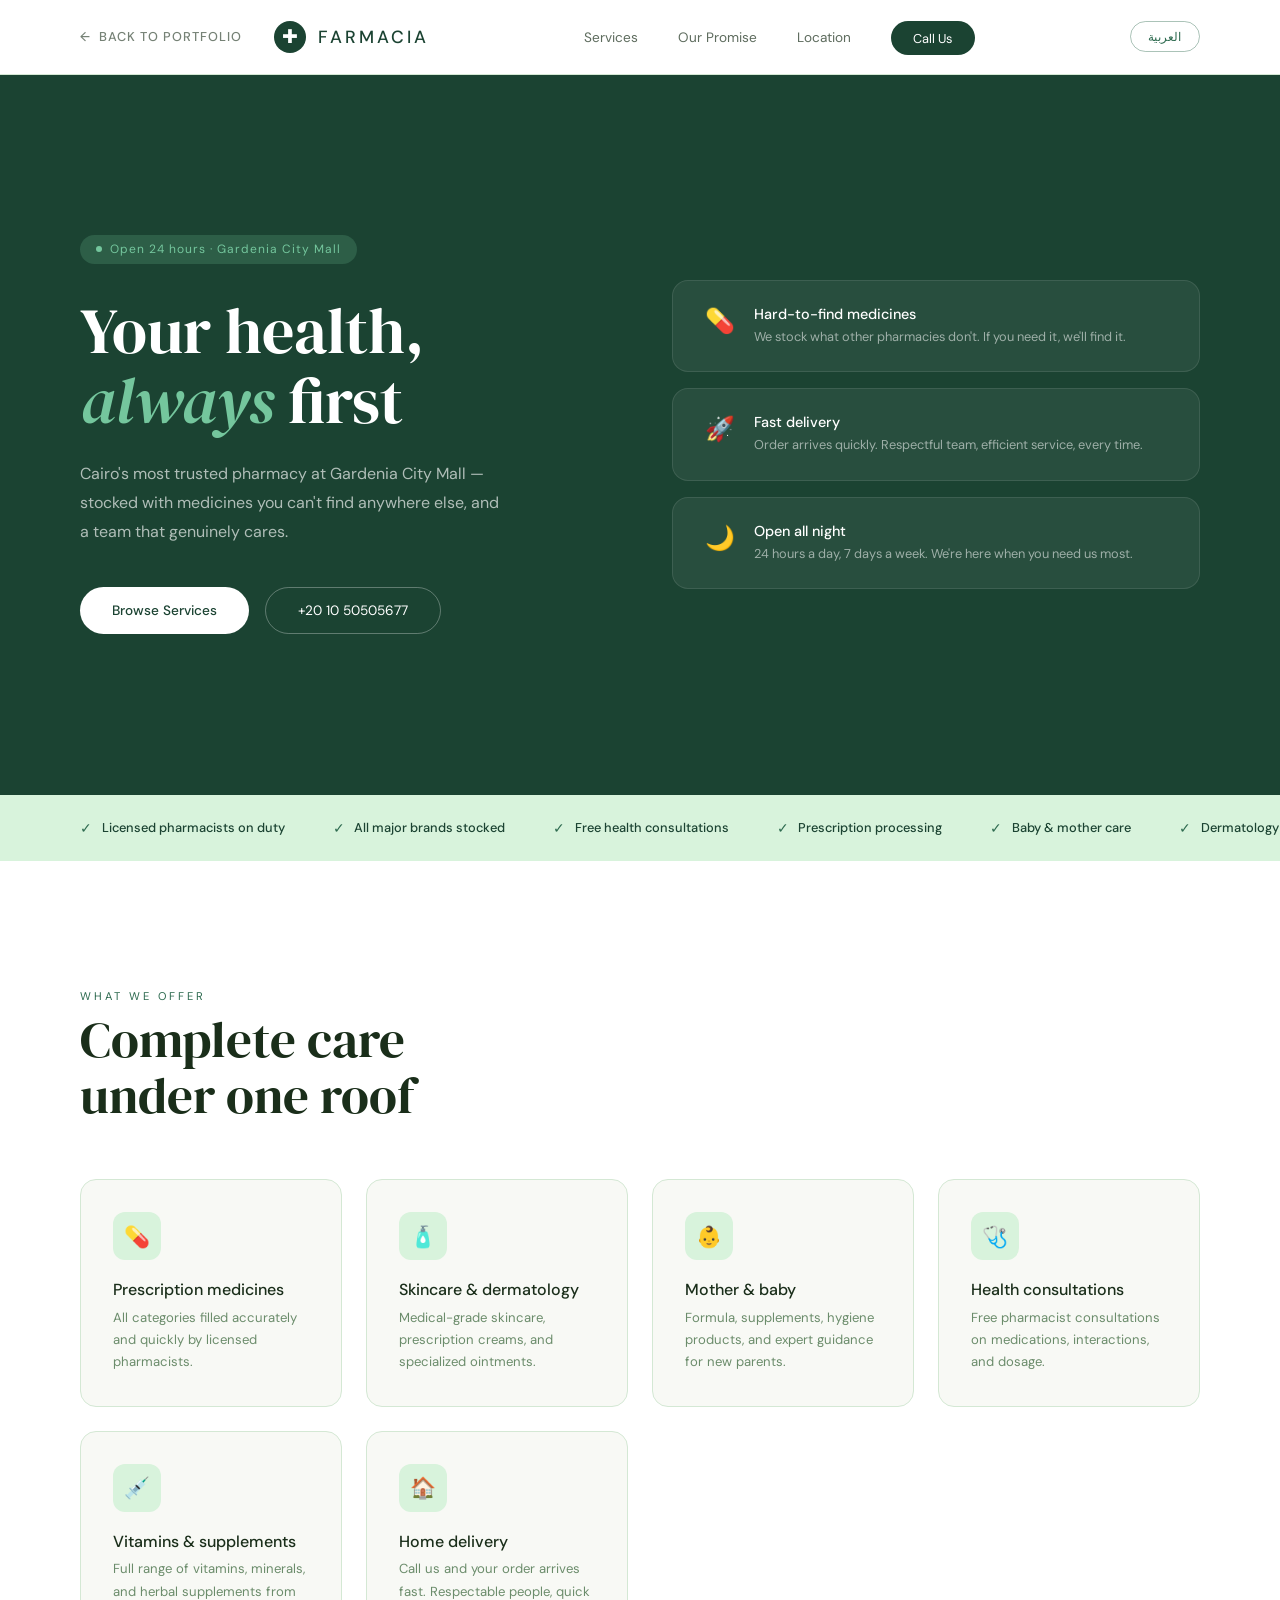
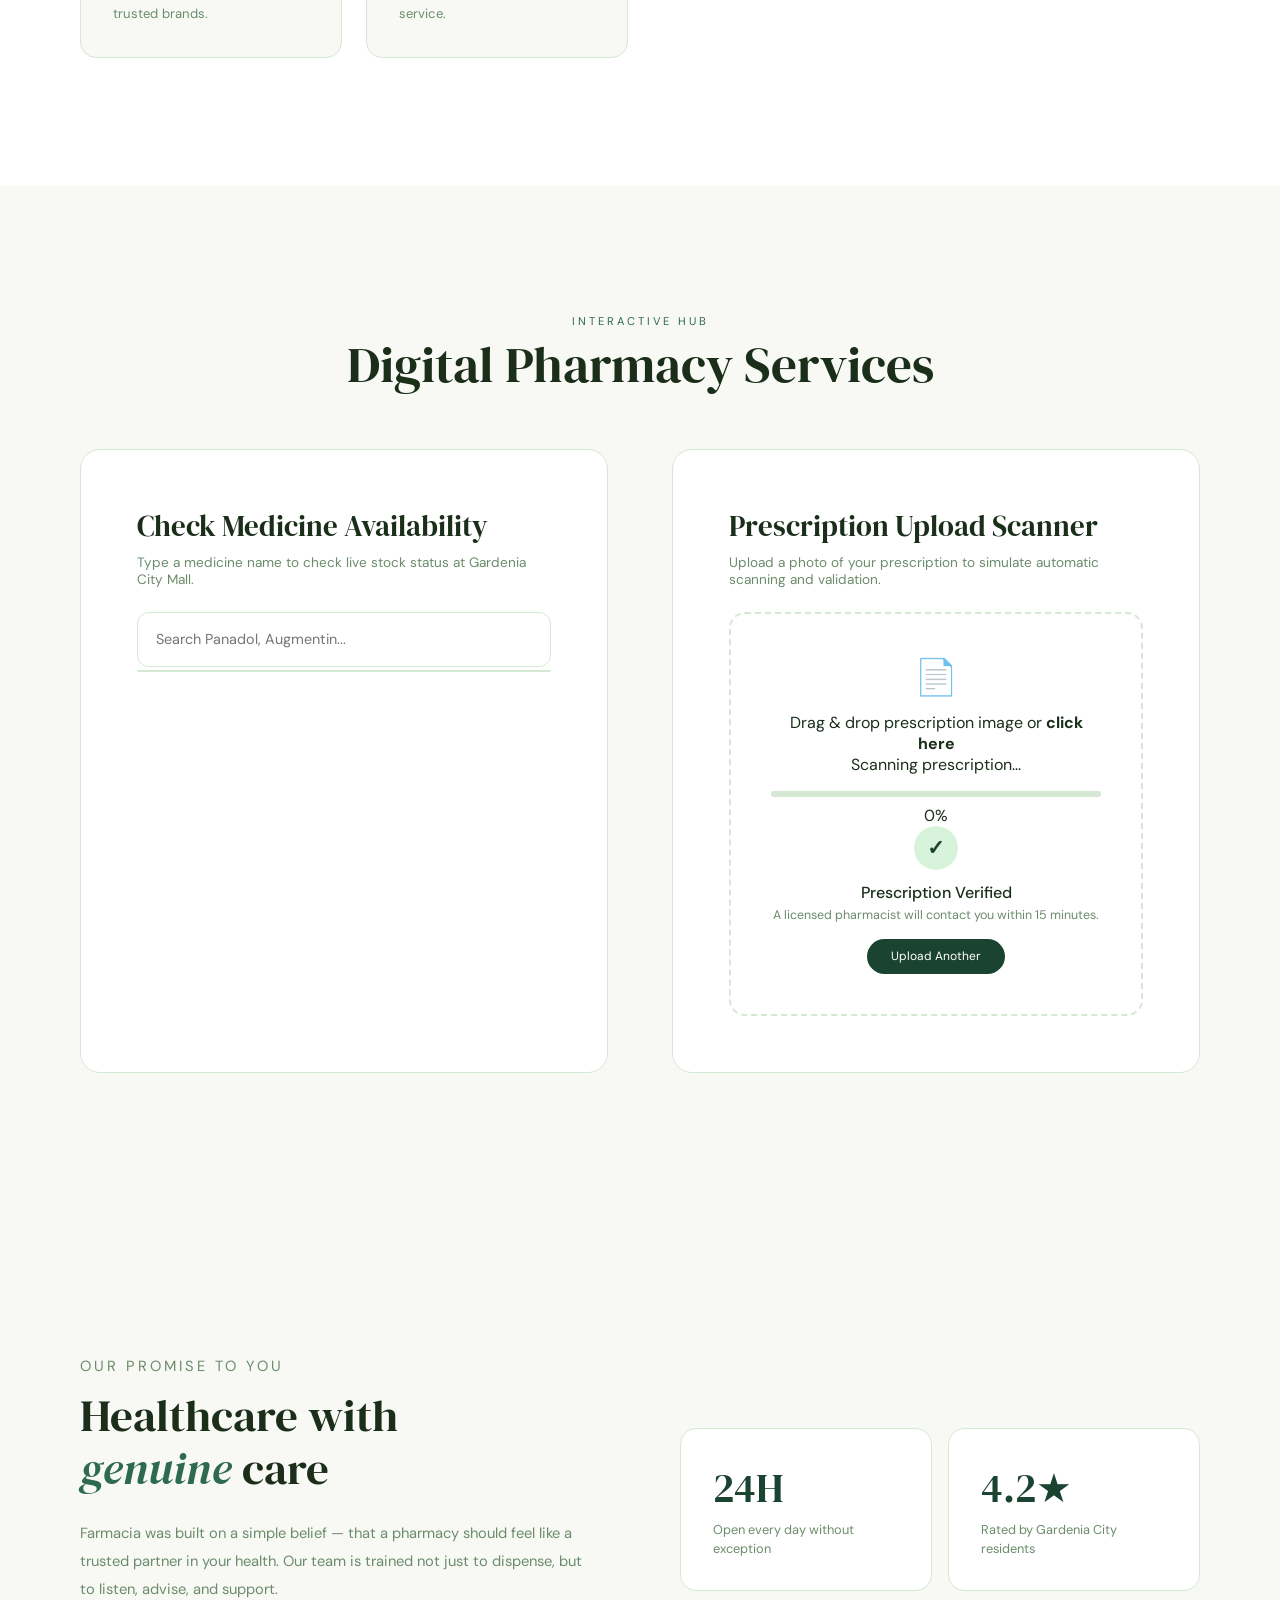
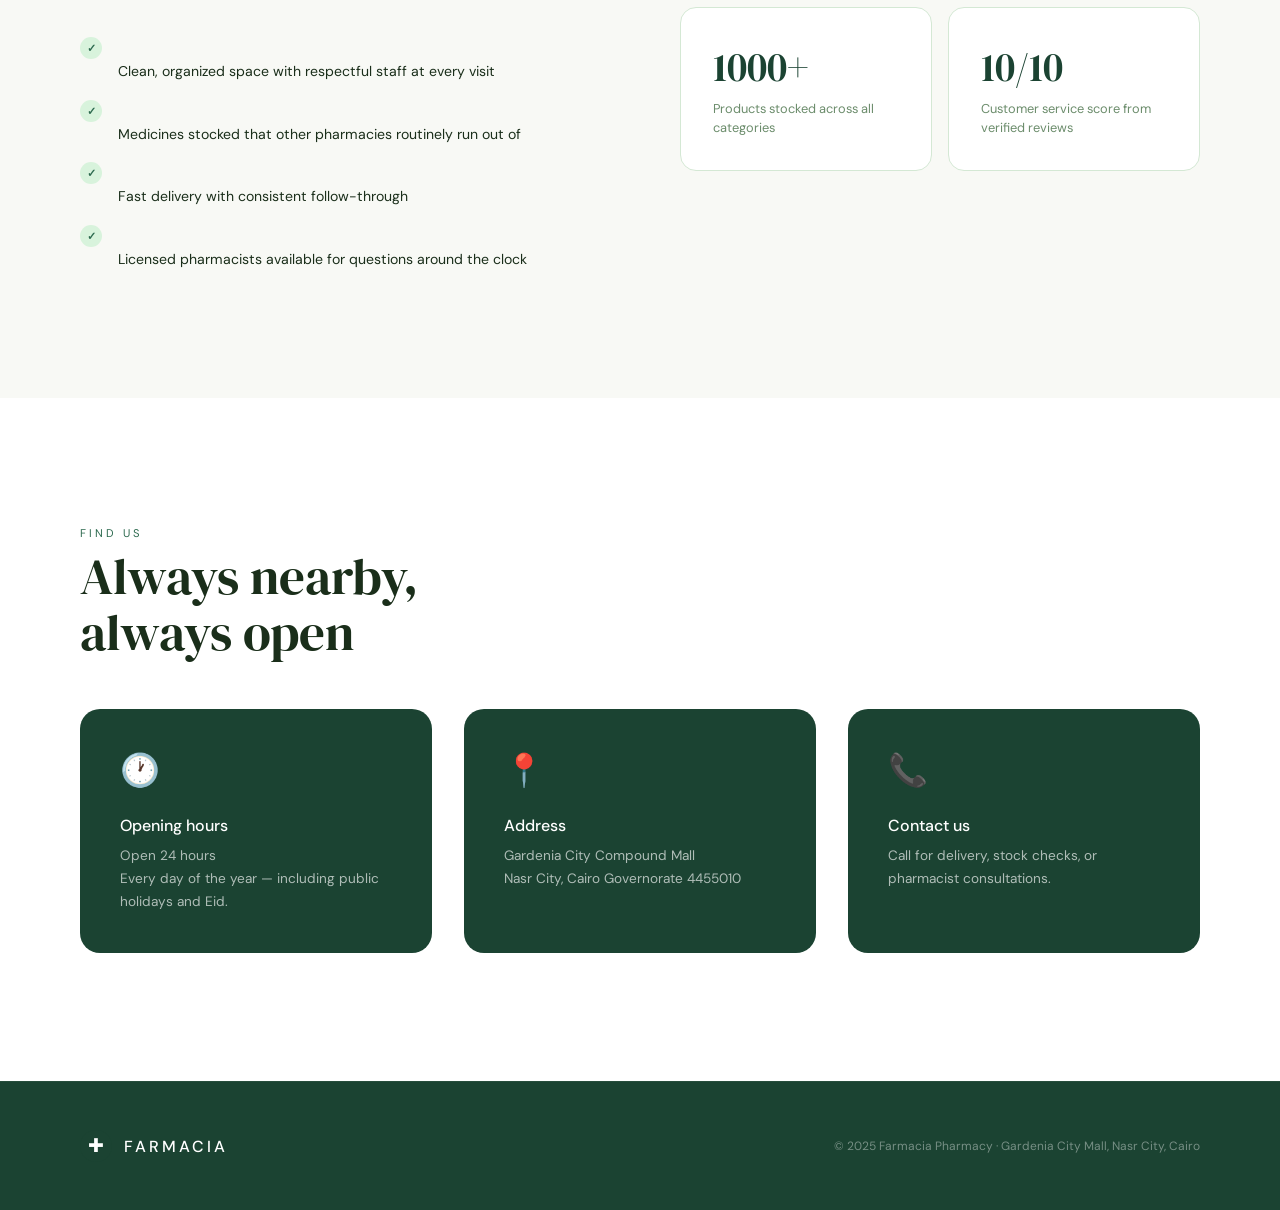
<file: farmacia-pharmacy.html>
<!DOCTYPE html>
<html lang="en" dir="ltr">
<head>
<meta charset="UTF-8">
<meta name="viewport" content="width=device-width, initial-scale=1.0">
<title data-i18n="docTitle">Farmacia Pharmacy — Gardenia City Mall</title>
<link href="https://fonts.googleapis.com/css2?family=DM+Sans:wght@300;400;500&family=DM+Serif+Display:ital@0;1&family=Noto+Sans+Arabic:wght@300;400;500;600;700;800;900&display=swap" rel="stylesheet">
<style>
  *, *::before, *::after { box-sizing: border-box; margin: 0; padding: 0; }
  :root {
    --white: #FFFFFF;
    --off-white: #F8F9F5;
    --green-deep: #1B4332;
    --green-mid: #2D6A4F;
    --green-light: #74C69D;
    --green-pale: #D8F3DC;
    --text: #1A2E1A;
    --muted: #6B8C6B;
    --border: #D4E8D4;
    --ease: cubic-bezier(0.4, 0, 0.2, 1);
  }
  body { background: var(--white); color: var(--text); font-family: 'DM Sans', sans-serif; overflow-x: hidden; }

  /* Navigation */
  nav {
    display: flex; justify-content: space-between; align-items: center;
    padding: 1.3rem 5rem; position: sticky; top: 0; background: var(--white); z-index: 100;
    border-bottom: 1px solid var(--border);
  }
  .nav-left { display: flex; align-items: center; gap: 2rem; }
  .back-link {
    color: var(--text); text-decoration: none; font-size: 0.8rem; font-weight: 500;
    opacity: 0.6; transition: opacity 0.3s, color 0.3s; text-transform: uppercase;
    letter-spacing: 1px; display: flex; align-items: center; gap: 0.5rem;
  }
  .back-link:hover { opacity: 1; color: var(--green-mid); }
  
  .logo { display: flex; align-items: center; gap: 0.75rem; }
  .logo-icon { width: 32px; height: 32px; background: var(--green-deep); border-radius: 50%; display: flex; align-items: center; justify-content: center; }
  .logo-cross { color: white; font-size: 1.2rem; font-weight: 300; line-height: 1; }
  .logo-text { font-size: 1.1rem; font-weight: 500; letter-spacing: 3px; text-transform: uppercase; color: var(--green-deep); }
  
  nav ul { list-style: none; display: flex; gap: 2.5rem; align-items: center; }
  nav a { color: var(--text); text-decoration: none; font-size: 0.85rem; opacity: 0.7; transition: opacity 0.3s; }
  nav a:hover { opacity: 1; color: var(--green-mid); }
  .nav-cta { background: var(--green-deep); color: white !important; opacity: 1 !important; padding: 0.55rem 1.4rem; border-radius: 100px; font-size: 0.8rem !important; transition: transform 0.3s var(--ease); }
  .nav-cta:hover { transform: scale(1.05); }

  .nav-right { display: flex; align-items: center; gap: 1.5rem; }

  /* Lang Switcher */
  .lang-switch {
    background: transparent; border: 1px solid rgba(45, 106, 79, 0.4); color: var(--green-mid);
    padding: 0.4rem 1.1rem; font-family: 'DM Sans', sans-serif; font-size: 0.75rem;
    font-weight: 500; border-radius: 100px; cursor: pointer; text-transform: uppercase;
    transition: all 0.3s var(--ease);
  }
  .lang-switch:hover { background: var(--green-mid); color: white; }

  /* Mobile Toggle */
  .menu-toggle {
    display: none; background: transparent; border: none; cursor: pointer;
    flex-direction: column; justify-content: space-between; width: 22px; height: 16px;
    z-index: 110;
  }
  .menu-toggle span {
    display: block; width: 100%; height: 2px; background: var(--text);
    transition: all 0.3s var(--ease); transform-origin: left center;
  }
  .menu-toggle.active span:nth-child(1) { transform: rotate(45deg) translate(2px, -1px); background: var(--green-mid); }
  .menu-toggle.active span:nth-child(2) { opacity: 0; }
  .menu-toggle.active span:nth-child(3) { transform: rotate(-45deg) translate(2px, 1px); background: var(--green-mid); }

  /* Mobile Drawer */
  .mobile-menu-drawer {
    position: fixed; inset: 0; background: var(--white); z-index: 90;
    display: flex; flex-direction: column; justify-content: center; align-items: center;
    padding: 2rem; transform: translateX(100%); transition: transform 0.4s cubic-bezier(0.4, 0, 0.2, 1);
    border-left: 1px solid var(--border);
  }
  .mobile-menu-drawer.active { transform: translateX(0); }
  .mobile-menu-drawer ul {
    list-style: none; display: flex; flex-direction: column; gap: 2rem; align-items: center;
    margin-bottom: 2rem;
  }
  .mobile-menu-drawer a {
    color: var(--text); text-decoration: none; font-size: 1.8rem; font-family: 'DM Serif Display', serif;
    opacity: 0.8; transition: color 0.3s;
  }
  .mobile-menu-drawer a:hover { opacity: 1; color: var(--green-mid); }

  /* Hero */
  .hero { background: var(--green-deep); padding: 6rem 5rem; display: grid; grid-template-columns: 1fr 1fr; gap: 4rem; align-items: center; min-height: 80vh; position: relative; }
  .hero-badge { display: inline-flex; align-items: center; gap: 0.5rem; background: rgba(116, 198, 157, 0.2); color: var(--green-light); padding: 0.4rem 1rem; border-radius: 100px; font-size: 0.75rem; letter-spacing: 1px; margin-bottom: 2rem; }
  .hero-badge-dot { width: 6px; height: 6px; background: var(--green-light); border-radius: 50%; }
  .hero h1 { font-family: 'DM Serif Display', serif; font-size: clamp(3rem, 5vw, 5rem); color: white; line-height: 1.1; font-weight: 400; }
  .hero h1 em { font-style: italic; color: var(--green-light); }
  .hero-sub { font-size: 1rem; color: rgba(255,255,255,0.65); margin-top: 1.5rem; line-height: 1.8; max-width: 420px; }
  .hero-btns { display: flex; gap: 1rem; margin-top: 2.5rem; flex-wrap: wrap; }
  .btn-white { background: white; color: var(--green-deep); padding: 0.9rem 2rem; border: none; border-radius: 100px; cursor: pointer; font-size: 0.85rem; font-weight: 500; font-family: 'DM Sans', sans-serif; transition: all 0.3s var(--ease); }
  .btn-white:hover { background: var(--green-pale); transform: translateY(-2px); }
  .btn-outline-white { background: transparent; color: white; padding: 0.9rem 2rem; border: 1px solid rgba(255,255,255,0.3); border-radius: 100px; cursor: pointer; font-size: 0.85rem; font-family: 'DM Sans', sans-serif; transition: all 0.3s var(--ease); }
  .btn-outline-white:hover { border-color: var(--green-light); color: var(--green-light); transform: translateY(-2px); }
  
  .hero-right { display: flex; flex-direction: column; gap: 1rem; }
  .hero-card { background: rgba(255,255,255,0.06); border: 1px solid rgba(255,255,255,0.1); border-radius: 16px; padding: 1.5rem 2rem; display: flex; gap: 1.2rem; align-items: flex-start; transition: all 0.3s; }
  .hero-card:hover { background: rgba(255,255,255,0.1); transform: translateY(-2px); }
  .hero-card-icon { font-size: 1.5rem; flex-shrink: 0; }
  .hero-card h4 { font-size: 0.9rem; color: white; font-weight: 500; }
  .hero-card p { font-size: 0.8rem; color: rgba(255,255,255,0.55); margin-top: 0.25rem; line-height: 1.6; }

  /* Trust Bar */
  .trust-bar { background: var(--green-pale); padding: 1.5rem 5rem; display: flex; gap: 3rem; align-items: center; overflow-x: auto; }
  .trust-bar::-webkit-scrollbar { display: none; }
  .trust-item { display: flex; align-items: center; gap: 0.6rem; white-space: nowrap; }
  .trust-icon { color: var(--green-mid); font-size: 0.9rem; }
  .trust-text { font-size: 0.8rem; color: var(--green-deep); font-weight: 500; }

  /* Services */
  .services { padding: 8rem 5rem; }
  .section-tag { font-size: 0.7rem; letter-spacing: 3px; text-transform: uppercase; color: var(--green-mid); margin-bottom: 0.5rem; }
  .section-title { font-family: 'DM Serif Display', serif; font-size: clamp(2.2rem, 4vw, 3.2rem); color: var(--text); font-weight: 400; line-height: 1.1; }
  
  .services-grid { display: grid; grid-template-columns: repeat(auto-fit, minmax(240px, 1fr)); gap: 1.5rem; margin-top: 3.5rem; }
  .service-card { background: var(--off-white); border-radius: 16px; padding: 2rem; border: 1px solid var(--border); transition: all 0.3s var(--ease); }
  .service-card:hover { border-color: var(--green-light); transform: translateY(-3px); box-shadow: 0 10px 25px rgba(45,106,79,0.06); }
  .service-icon { width: 48px; height: 48px; background: var(--green-pale); border-radius: 12px; display: flex; align-items: center; justify-content: center; font-size: 1.3rem; margin-bottom: 1.2rem; }
  .service-name { font-size: 1rem; font-weight: 500; color: var(--text); }
  .service-desc { font-size: 0.82rem; color: var(--muted); margin-top: 0.4rem; line-height: 1.7; min-height: 50px; }

  /* Pharmacy Interactive Hub */
  .pharmacy-hub { padding: 8rem 5rem; background: var(--off-white); }
  .hub-container { display: grid; grid-template-columns: 1fr 1fr; gap: 4rem; }
  .hub-widget { background: var(--white); border: 1px solid var(--border); border-radius: 20px; padding: 3.5rem; }
  .hub-widget h3 { font-family: 'DM Serif Display', serif; font-size: 1.8rem; font-weight: 400; margin-bottom: 0.5rem; }
  
  /* Search widget */
  .search-box { position: relative; margin-top: 1.5rem; }
  .search-box input {
    width: 100%; padding: 1.1rem; border: 1px solid var(--border); border-radius: 12px;
    font-family: 'DM Sans', sans-serif; font-size: 0.9rem; color: var(--text);
  }
  .search-box input:focus { outline: none; border-color: var(--green-mid); }
  .search-suggestions {
    position: absolute; top: 105%; inset-inline: 0; background: var(--white);
    border: 1px solid var(--border); border-radius: 12px; z-index: 10;
    box-shadow: 0 10px 25px rgba(0,0,0,0.05); overflow: hidden;
  }
  .suggestion-item { padding: 0.75rem 1rem; cursor: pointer; font-size: 0.85rem; border-bottom: 1px solid var(--off-white); }
  .suggestion-item:last-child { border-bottom: none; }
  .suggestion-item:hover { background: var(--green-pale); color: var(--green-deep); }
  .search-result { display: flex; align-items: center; gap: 0.5rem; margin-top: 1rem; font-size: 0.88rem; font-weight: 500; }
  .status-dot { width: 8px; height: 8px; border-radius: 50%; display: inline-block; }
  .status-dot.in-stock { background: #22c55e; }
  .status-dot.low-stock { background: #eab308; }
  
  /* Upload widget */
  .upload-area {
    border: 2px dashed var(--border); border-radius: 16px; padding: 2.5rem;
    text-align: center; cursor: pointer; transition: all 0.3s; margin-top: 1.5rem;
    display: flex; flex-direction: column; justify-content: center; min-height: 180px;
  }
  .upload-area:hover { border-color: var(--green-mid); background: var(--off-white); }
  .upload-icon { font-size: 2.2rem; display: block; margin-bottom: 0.75rem; }
  .hidden-file-input { display: none; }
  .progress-bar-container { width: 100%; height: 6px; background: var(--border); border-radius: 10px; overflow: hidden; margin: 1rem 0 0.5rem 0; }
  .progress-bar { width: 0; height: 100%; background: var(--green-mid); }
  .upload-success-icon {
    width: 44px; height: 44px; background: var(--green-pale); color: var(--green-deep);
    font-size: 1.3rem; border-radius: 50%; display: flex; align-items: center;
    justify-content: center; font-weight: 700; margin: 0 auto 0.75rem auto;
  }
  .reset-upload-btn {
    margin-top: 1rem; background: var(--green-deep); color: white; border: none;
    padding: 0.6rem 1.5rem; border-radius: 100px; font-size: 0.75rem; cursor: pointer;
    font-family: 'DM Sans', sans-serif;
  }

  /* Promise */
  .promise { padding: 8rem 5rem; background: var(--off-white); display: grid; grid-template-columns: 1fr 1fr; gap: 5rem; align-items: center; }
  .promise-text h2 { font-family: 'DM Serif Display', serif; font-size: clamp(2.2rem, 3.5vw, 3.2rem); font-weight: 400; line-height: 1.2; }
  .promise-text h2 em { font-style: italic; color: var(--green-mid); }
  .promise-text p { font-size: 0.92rem; color: var(--muted); margin-top: 1.5rem; line-height: 1.9; }
  
  .promise-list { margin-top: 2rem; display: flex; flex-direction: column; gap: 1rem; }
  .promise-item { display: flex; gap: 1rem; align-items: flex-start; }
  .promise-check { width: 22px; height: 22px; background: var(--green-pale); border-radius: 50%; display: flex; align-items: center; justify-content: center; flex-shrink: 0; margin-top: 1px; }
  .promise-check span { color: var(--green-mid); font-size: 0.7rem; font-weight: 700; }
  .promise-item p { font-size: 0.88rem; color: var(--text); line-height: 1.6; }
  
  .promise-stats { display: grid; grid-template-columns: 1fr 1fr; gap: 1rem; }
  .p-stat { background: white; border: 1px solid var(--border); border-radius: 16px; padding: 2rem; }
  .p-stat-num { font-family: 'DM Serif Display', serif; font-size: 2.5rem; color: var(--green-deep); }
  .p-stat-label { font-size: 0.8rem; color: var(--muted); margin-top: 0.3rem; line-height: 1.5; }

  /* Visit Section */
  .visit { padding: 8rem 5rem; }
  .visit-grid { display: grid; grid-template-columns: 1fr 1fr 1fr; gap: 2rem; margin-top: 3rem; }
  .visit-card { background: var(--green-deep); border-radius: 20px; padding: 2.5rem; color: white; transition: transform 0.3s; }
  .visit-card:hover { transform: translateY(-3px); }
  .visit-card-icon { font-size: 2rem; margin-bottom: 1.5rem; }
  .visit-card h3 { font-size: 1rem; font-weight: 500; margin-bottom: 0.5rem; }
  .visit-card p { font-size: 0.85rem; color: rgba(255,255,255,0.65); line-height: 1.7; }
  .visit-card .highlight { color: var(--green-light); font-weight: 500; }

  /* Footer */
  footer { background: var(--green-deep); padding: 3rem 5rem; display: flex; justify-content: space-between; align-items: center; border-top: 1px solid rgba(255,255,255,0.05); }
  .footer-logo { display: flex; align-items: center; gap: 0.75rem; }
  .footer-logo-text { font-size: 1rem; font-weight: 500; letter-spacing: 3px; text-transform: uppercase; color: white; }
  .footer-copy { font-size: 0.75rem; color: rgba(255,255,255,0.4); }

  /* Scroll Reveal animation */
  .reveal {
    opacity: 0; transform: translateY(30px);
    transition: opacity 0.8s var(--ease), transform 0.8s var(--ease);
  }
  .reveal.visible { opacity: 1; transform: translateY(0); }

  /* ================================================================
     RTL / ARABIC STYLING OVERRIDES
     ================================================================ */
  [dir="rtl"] {
    font-family: 'Noto Sans Arabic', 'DM Sans', sans-serif;
  }
  [dir="rtl"] .back-link { flex-direction: row-reverse; }
  [dir="rtl"] .back-link span:first-child { display: inline-block; transform: scaleX(-1); }
  [dir="rtl"] .logo-text { letter-spacing: 0; }
  [dir="rtl"] .nav-cta { font-size: 0.78rem !important; }
  [dir="rtl"] .hero-badge { letter-spacing: 0; }
  [dir="rtl"] .hero h1 { line-height: 1.25; }
  [dir="rtl"] .btn-white, [dir="rtl"] .btn-outline-white { font-size: 0.78rem; }
  [dir="rtl"] .promise-item { gap: 1rem; }
  [dir="rtl"] .promise-check { margin-top: 2px; }
  [dir="rtl"] .footer-logo-text { letter-spacing: 0; }
  [dir="rtl"] .lang-switch { letter-spacing: 0; }
  [dir="rtl"] .status-dot { margin-left: 0.25rem; margin-right: 0; }

  @media (max-width: 900px) {
    nav { padding: 1.2rem 1.5rem; }
    nav ul { display: none; }
    .menu-toggle { display: flex; }
    .hero, .promise, .visit-grid, .hub-container { grid-template-columns: 1fr; }
    .hero { padding: 6rem 1.5rem 4rem 1.5rem; gap: 3rem; }
    .services, .visit, .pharmacy-hub { padding: 5rem 1.5rem; }
    .promise { padding: 5rem 1.5rem; gap: 2.5rem; }
    .promise-stats { margin-top: 1.5rem; }
    .hub-widget { padding: 2rem 1.5rem; }
    .trust-bar { padding: 1.5rem; }
    footer { flex-direction: column; gap: 1rem; text-align: center; padding: 2.5rem 1.5rem; }

    .hero h1 { font-size: clamp(2rem, 7vw, 3rem); }
    .section-title { font-size: clamp(1.6rem, 5vw, 2.5rem); }
    .hero-sub { font-size: 0.9rem; }
    .hero-btns { gap: 0.8rem; }
    .btn-white, .btn-outline-white { padding: 0.8rem 1.5rem; font-size: 0.8rem; }
    .hero-card { padding: 1.2rem 1.5rem; }
    .hero-right { gap: 0.8rem; }
    .promise-num { font-size: 2.5rem; }
    .service-card { padding: 2rem 1.5rem; }
    .hub-widget { padding: 1.5rem 1rem; }
  }

  @media (max-width: 480px) {
    .hero h1 { font-size: clamp(1.6rem, 6.5vw, 2.2rem); }
    .section-title { font-size: clamp(1.3rem, 4.5vw, 1.8rem); }
    .hero { padding: 5rem 1rem 3rem 1rem; gap: 2rem; }
    .services, .visit, .pharmacy-hub { padding: 3.5rem 1rem; }
    .promise { padding: 3.5rem 1rem; gap: 2rem; }
    .hero-btns { flex-direction: column; }
    .btn-white, .btn-outline-white { width: 100%; text-align: center; }
    nav { padding: 1rem; }
    footer { padding: 2rem 1rem; }
    .promise-stats { flex-direction: column; gap: 1rem; }
    .hero-card h4 { font-size: 0.8rem; }
    .hero-card p { font-size: 0.75rem; }
    .service-card { padding: 1.5rem 1rem; }
    .visit-grid { gap: 2rem; }
  }
</style>
</head>
<body>

<nav>
  <div class="nav-left">
    <a href="index.html" class="back-link"><span>←</span> <span data-i18n="backToPortfolio">Back to Portfolio</span></a>
    <div class="logo">
      <div class="logo-icon"><span class="logo-cross">✚</span></div>
      <span class="logo-text">Farmacia</span>
    </div>
  </div>
  <ul>
    <li><a href="#services" data-i18n="navServices">Services</a></li>
    <li><a href="#promise" data-i18n="navPromise">Our Promise</a></li>
    <li><a href="#visit" data-i18n="navVisit">Location</a></li>
    <li><a href="tel:+201050505677" class="nav-cta" data-i18n="navCall">Call Us</a></li>
  </ul>
  <div class="nav-right">
    <button id="lang-switch" class="lang-switch">العربية</button>
    <button id="menu-toggle" class="menu-toggle" aria-label="Toggle Menu">
      <span></span>
      <span></span>
      <span></span>
    </button>
  </div>
</nav>

<!-- Mobile Drawer -->
<div class="mobile-menu-drawer" id="mobile-menu-drawer">
  <ul>
    <li><a href="#services" data-i18n="navServices">Services</a></li>
    <li><a href="#promise" data-i18n="navPromise">Our Promise</a></li>
    <li><a href="#visit" data-i18n="navVisit">Location</a></li>
    <li><a href="tel:+201050505677" data-i18n="navCall">Call Us</a></li>
  </ul>
</div>

<section class="hero reveal">
  <div>
    <div class="hero-badge"><span class="hero-badge-dot"></span> <span data-i18n="heroBadge">Open 24 hours · Gardenia City Mall</span></div>
    <h1 data-i18n="heroTitle">Your health,<br><em>always</em> first</h1>
    <p class="hero-sub" data-i18n="heroSub">Cairo's most trusted pharmacy at Gardenia City Mall — stocked with medicines you can't find anywhere else, and a team that genuinely cares.</p>
    <div class="hero-btns">
      <button class="btn-white scroll-to-services" data-i18n="btnServices">Browse Services</button>
      <button class="btn-outline-white scroll-to-visit">+20 10 50505677</button>
    </div>
  </div>
  <div class="hero-right">
    <div class="hero-card">
      <div class="hero-card-icon">💊</div>
      <div>
        <h4 data-i18n="hCard1Title">Hard-to-find medicines</h4>
        <p data-i18n="hCard1Desc">We stock what other pharmacies don't. If you need it, we'll find it.</p>
      </div>
    </div>
    <div class="hero-card">
      <div class="hero-card-icon">🚀</div>
      <div>
        <h4 data-i18n="hCard2Title">Fast delivery</h4>
        <p data-i18n="hCard2Desc">Order arrives quickly. Respectful team, efficient service, every time.</p>
      </div>
    </div>
    <div class="hero-card">
      <div class="hero-card-icon">🌙</div>
      <div>
        <h4 data-i18n="hCard3Title">Open all night</h4>
        <p data-i18n="hCard3Desc">24 hours a day, 7 days a week. We're here when you need us most.</p>
      </div>
    </div>
  </div>
</section>

<div class="trust-bar">
  <div class="trust-item"><span class="trust-icon">✓</span><span class="trust-text" data-i18n="tBar1">Licensed pharmacists on duty</span></div>
  <div class="trust-item"><span class="trust-icon">✓</span><span class="trust-text" data-i18n="tBar2">All major brands stocked</span></div>
  <div class="trust-item"><span class="trust-icon">✓</span><span class="trust-text" data-i18n="tBar3">Free health consultations</span></div>
  <div class="trust-item"><span class="trust-icon">✓</span><span class="trust-text" data-i18n="tBar4">Prescription processing</span></div>
  <div class="trust-item"><span class="trust-icon">✓</span><span class="trust-text" data-i18n="tBar5">Baby & mother care</span></div>
  <div class="trust-item"><span class="trust-icon">✓</span><span class="trust-text" data-i18n="tBar6">Dermatology products</span></div>
</div>

<section id="services" class="services reveal">
  <p class="section-tag" data-i18n="servicesTag">What we offer</p>
  <h2 class="section-title" data-i18n="servicesTitle">Complete care<br>under one roof</h2>
  <div class="services-grid">
    <div class="service-card">
      <div class="service-icon">💊</div>
      <div class="service-name" data-i18n="s1Name">Prescription medicines</div>
      <div class="service-desc" data-i18n="s1Desc">All categories filled accurately and quickly by licensed pharmacists.</div>
    </div>
    <div class="service-card">
      <div class="service-icon">🧴</div>
      <div class="service-name" data-i18n="s2Name">Skincare & dermatology</div>
      <div class="service-desc" data-i18n="s2Desc">Medical-grade skincare, prescription creams, and specialized ointments.</div>
    </div>
    <div class="service-card">
      <div class="service-icon">👶</div>
      <div class="service-name" data-i18n="s3Name">Mother & baby</div>
      <div class="service-desc" data-i18n="s3Desc">Formula, supplements, hygiene products, and expert guidance for new parents.</div>
    </div>
    <div class="service-card">
      <div class="service-icon">🩺</div>
      <div class="service-name" data-i18n="s4Name">Health consultations</div>
      <div class="service-desc" data-i18n="s4Desc">Free pharmacist consultations on medications, interactions, and dosage.</div>
    </div>
    <div class="service-card">
      <div class="service-icon">💉</div>
      <div class="service-name" data-i18n="s5Name">Vitamins & supplements</div>
      <div class="service-desc" data-i18n="s5Desc">Full range of vitamins, minerals, and herbal supplements from trusted brands.</div>
    </div>
    <div class="service-card">
      <div class="service-icon">🏠</div>
      <div class="service-name" data-i18n="s6Name">Home delivery</div>
      <div class="service-desc" data-i18n="s6Desc">Call us and your order arrives fast. Respectable people, quick service.</div>
    </div>
  </div>
</section>

<!-- Interactive Pharmacy Hub Widget -->
<section class="pharmacy-hub reveal">
  <p class="section-tag" style="text-align: center;" data-i18n="hubTag">Interactive Hub</p>
  <h2 class="section-title" style="text-align: center; margin-bottom: 3.5rem;" data-i18n="hubTitle">Digital Pharmacy Services</h2>
  
  <div class="hub-container">
    <!-- Stock Search Widget -->
    <div class="hub-widget">
      <h3 data-i18n="searchTitle">Check Medicine Availability</h3>
      <p style="font-size: 0.85rem; color: var(--muted); margin-bottom: 1.5rem;" data-i18n="searchDesc">Type a medicine name to check live stock status at Gardenia City Mall.</p>
      <div class="search-box">
        <input type="text" id="med-search-input" placeholder="Search Panadol, Augmentin...">
        <div id="search-suggestions" class="search-suggestions hidden"></div>
      </div>
      <div id="search-result" class="search-result hidden">
        <span class="status-dot"></span>
        <span id="search-result-text"></span>
      </div>
    </div>
    
    <!-- Upload Scanner Simulator -->
    <div class="hub-widget">
      <h3 data-i18n="uploadTitle">Prescription Upload Scanner</h3>
      <p style="font-size: 0.85rem; color: var(--muted); margin-bottom: 1.5rem;" data-i18n="uploadDesc">Upload a photo of your prescription to simulate automatic scanning and validation.</p>
      <div class="upload-area" id="drop-area">
        <div id="upload-idle">
          <span class="upload-icon">📄</span>
          <p data-i18n="uploadPrompt">Drag & drop prescription image or <strong>click here</strong></p>
          <input type="file" id="prescription-input" accept="image/*" class="hidden-file-input">
        </div>
        <div id="upload-progress-box" class="hidden">
          <p id="progress-text" data-i18n="scanProgress">Scanning prescription...</p>
          <div class="progress-bar-container">
            <div class="progress-bar" id="progress-bar"></div>
          </div>
          <span id="progress-percent">0%</span>
        </div>
        <div id="upload-success" class="hidden">
          <div class="upload-success-icon">✓</div>
          <p style="font-weight: 500;" data-i18n="scanSuccess">Prescription Verified</p>
          <p style="font-size: 0.78rem; color: var(--muted); margin-top: 0.25rem;" data-i18n="scanSuccessSub">A licensed pharmacist will contact you within 15 minutes.</p>
          <button id="reset-upload-btn" class="reset-upload-btn" data-i18n="btnUploadAnother">Upload Another</button>
        </div>
      </div>
    </div>
  </div>
</section>

<section id="promise" class="promise reveal">
  <div class="promise-text">
    <p class="section-tag" data-i18n="promiseTag">Our promise to you</p>
    <h2 data-i18n="promiseTitle">Healthcare with<br><em>genuine</em> care</h2>
    <p data-i18n="promiseBody">Farmacia was built on a simple belief — that a pharmacy should feel like a trusted partner in your health. Our team is trained not just to dispense, but to listen, advise, and support.</p>
    <div class="promise-list">
      <div class="promise-item"><div class="promise-check"><span>✓</span></div><p data-i18n="promiseL1">Clean, organized space with respectful staff at every visit</p></div>
      <div class="promise-item"><div class="promise-check"><span>✓</span></div><p data-i18n="promiseL2">Medicines stocked that other pharmacies routinely run out of</p></div>
      <div class="promise-item"><div class="promise-check"><span>✓</span></div><p data-i18n="promiseL3">Fast delivery with consistent follow-through</p></div>
      <div class="promise-item"><div class="promise-check"><span>✓</span></div><p data-i18n="promiseL4">Licensed pharmacists available for questions around the clock</p></div>
    </div>
  </div>
  <div class="promise-stats">
    <div class="p-stat"><div class="p-stat-num">24H</div><div class="p-stat-label" data-i18n="stat1">Open every day without exception</div></div>
    <div class="p-stat"><div class="p-stat-num">4.2★</div><div class="p-stat-label" data-i18n="stat2">Rated by Gardenia City residents</div></div>
    <div class="p-stat"><div class="p-stat-num">1000+</div><div class="p-stat-label" data-i18n="stat3">Products stocked across all categories</div></div>
    <div class="p-stat"><div class="p-stat-num">10/10</div><div class="p-stat-label" data-i18n="stat4">Customer service score from verified reviews</div></div>
  </div>
</section>

<section id="visit" class="visit reveal">
  <p class="section-tag" data-i18n="visitTag">Find us</p>
  <h2 class="section-title" data-i18n="visitTitle">Always nearby,<br>always open</h2>
  <div class="visit-grid">
    <div class="visit-card">
      <div class="visit-card-icon">🕐</div>
      <h3 data-i18n="vCard1Title">Opening hours</h3>
      <p data-i18n="vCard1Desc"><span class="highlight">Open 24 hours</span><br>Every day of the year — including public holidays and Eid.</p>
    </div>
    <div class="visit-card">
      <div class="visit-card-icon">📍</div>
      <h3 data-i18n="vCard2Title">Address</h3>
      <p data-i18n="vCard2Desc">Gardenia City Compound Mall<br>Nasr City, Cairo Governorate 4455010</p>
    </div>
    <div class="visit-card">
      <div class="visit-card-icon">📞</div>
      <h3 data-i18n="vCard3Title">Contact us</h3>
      <p data-i18n="vCard3Desc"><span class="highlight">+20 10 50505677</span><br>Call for delivery, stock checks, or pharmacist consultations.</p>
    </div>
  </div>
</section>

<footer>
  <div class="footer-logo">
    <div class="logo-icon"><span class="logo-cross">✚</span></div>
    <span class="footer-logo-text">Farmacia</span>
  </div>
  <div class="footer-copy" data-i18n="footerCopy">© 2025 Farmacia Pharmacy · Gardenia City Mall, Nasr City, Cairo</div>
</footer>

<script>
  /* ==============================================================
     TRANSLATIONS DICTIONARY
     ============================================================== */
  const T = {
    en: {
      docTitle: "Farmacia Pharmacy — Gardenia City Mall",
      backToPortfolio: "Back to Portfolio",
      navServices: "Services",
      navPromise: "Our Promise",
      navVisit: "Location",
      navCall: "Call Us",

      heroBadge: "Open 24 hours · Gardenia City Mall",
      heroTitle: "Your health,<br><em>always</em> first",
      heroSub: "Cairo's most trusted pharmacy at Gardenia City Mall — stocked with medicines you can't find anywhere else, and a team that genuinely cares.",
      btnServices: "Browse Services",

      hCard1Title: "Hard-to-find medicines",
      hCard1Desc: "We stock what other pharmacies don't. If you need it, we'll find it.",
      hCard2Title: "Fast delivery",
      hCard2Desc: "Order arrives quickly. Respectful team, efficient service, every time.",
      hCard3Title: "Open all night",
      hCard3Desc: "24 hours a day, 7 days a week. We're here when you need us most.",

      tBar1: "Licensed pharmacists on duty",
      tBar2: "All major brands stocked",
      tBar3: "Free health consultations",
      tBar4: "Prescription processing",
      tBar5: "Baby & mother care",
      tBar6: "Dermatology products",

      servicesTag: "What we offer",
      servicesTitle: "Complete care<br>under one roof",
      s1Name: "Prescription medicines",
      s1Desc: "All categories filled accurately and quickly by licensed pharmacists.",
      s2Name: "Skincare & dermatology",
      s2Desc: "Medical-grade skincare, prescription creams, and specialized ointments.",
      s3Name: "Mother & baby",
      s3Desc: "Formula, supplements, hygiene products, and expert guidance for new parents.",
      s4Name: "Health consultations",
      s4Desc: "Free pharmacist consultations on medications, interactions, and dosage.",
      s5Name: "Vitamins & supplements",
      s5Desc: "Full range of vitamins, minerals, and herbal supplements from trusted brands.",
      s6Name: "Home delivery",
      s6Desc: "Call us and your order arrives fast. Respectable people, quick service.",

      hubTag: "Interactive Hub",
      hubTitle: "Digital Pharmacy Services",
      searchTitle: "Check Medicine Availability",
      searchDesc: "Type a medicine name to check live stock status at Gardenia City Mall.",
      searchPlaceholder: "Search Panadol, Augmentin...",
      uploadTitle: "Prescription Upload Scanner",
      uploadDesc: "Upload a photo of your prescription to simulate automatic scanning and validation.",
      uploadPrompt: "Drag & drop prescription image or <strong>click here</strong>",
      scanProgress: "Scanning prescription...",
      scanSuccess: "Prescription Verified",
      scanSuccessSub: "A licensed pharmacist will contact you within 15 minutes.",
      btnUploadAnother: "Upload Another",

      promiseTag: "Our promise to you",
      promiseTitle: "Healthcare with<br><em>genuine</em> care",
      promiseBody: "Farmacia was built on a simple belief — that a pharmacy should feel like a trusted partner in your health. Our team is trained not just to dispense, but to listen, advise, and support.",
      promiseL1: "Clean, organized space with respectful staff at every visit",
      promiseL2: "Medicines stocked that other pharmacies routinely run out of",
      promiseL3: "Fast delivery with consistent follow-through",
      promiseL4: "Licensed pharmacists available for questions around the clock",

      stat1: "Open every day without exception",
      stat2: "Rated by Gardenia City residents",
      stat3: "Products stocked across all categories",
      stat4: "Customer service score from verified reviews",

      visitTag: "Find us",
      visitTitle: "Always nearby,<br>always open",
      vCard1Title: "Opening hours",
      vCard1Desc: "Open 24 hours<br>Every day of the year — including public holidays and Eid.",
      vCard2Title: "Address",
      vCard2Desc: "Gardenia City Compound Mall<br>Nasr City, Cairo Governorate 4455010",
      vCard3Title: "Contact us",
      vCard3Desc: "Call for delivery, stock checks, or pharmacist consultations.",

      footerCopy: "© 2025 Farmacia Pharmacy · Gardenia City Mall, Nasr City, Cairo",

      inStock: "In Stock",
      lowStock: "Low Stock",
      outOfStock: "Out of Stock"
    },
    ar: {
      docTitle: "صيدلية فارماسيا — جاردينيا سيتي مول",
      backToPortfolio: "العودة للمعرض",
      navServices: "الخدمات",
      navPromise: "التزامنا",
      navVisit: "الموقع",
      navCall: "اتصل بنا",

      heroBadge: "مفتوح ٢٤ ساعة · جاردينيا سيتي مول",
      heroTitle: "صحتك وصحة عائلتك،<br><em>دائماً</em> في المقام الأول",
      heroSub: "الصيدلية الأكثر موثوقية في جاردينيا سيتي مول بمدينة نصر — نوفر الأدوية النادرة التي يصعب العثور عليها في أماكن أخرى، مع فريق صيدلاني يهتم بصحتك بصدق.",
      btnServices: "تصفح خدماتنا",

      hCard1Title: "توفير الأدوية النادرة",
      hCard1Desc: "نوفر الأدوية والنواقص التي يصعب العثور عليها في الصيدليات الأخرى. إذا كنت تحتاجه، فسنوفره لك.",
      hCard2Title: "خدمة توصيل سريعة",
      hCard2Desc: "تصل الطلبات إلى باب منزلك بسرعة فائقة وأمان، مع طاقم توصيل مهذب ومحترم في كل مرة.",
      hCard3Title: "مفتوح طوال الليل",
      hCard3Desc: "نعمل على مدار ٢٤ ساعة في اليوم، ٧ أيام في الأسبوع. متواجدون لخدمتك في أي وقت تحتاجنا فيه.",

      tBar1: "صيادلة مرخصون متواجدون دائماً",
      tBar2: "نوفر جميع الماركات والمنتجات الطبية والجمالية",
      tBar3: "استشارات وإرشادات صحية مجانية",
      tBar4: "قراءة وصرف جميع الروشتات بدقة تامة",
      tBar5: "رعاية كاملة بمنتجات الأم والطفل",
      tBar6: "أدوية ومستحضرات العناية بالجلد والبشرة",

      servicesTag: "ما نقدمه",
      servicesTitle: "رعاية صحية متكاملة<br>تحت سقف واحد",
      s1Name: "صرف الأدوية والروشتات",
      s1Desc: "صرف وقراءة دقيقة للروشتات والوصفات الطبية بسرعة وأمان تحت إشراف صيادلة مرخصين.",
      s2Name: "العناية بالبشرة والتجميل",
      s2Desc: "مستحضرات طبية للعناية بالبشرة، كريمات علاجية وتركيبات جلدية مرخصة.",
      s3Name: "رعاية الأم والطفل",
      s3Desc: "ألبان أطفال، مكملات غذائية، منتجات العناية بالطفل وإرشادات للوالدين الجدد.",
      s4Name: "استشارات طبية مجانية",
      s4Desc: "استشارة مجانية من الصيادلة حول الأدوية وتفاعلاتها والجرعات المناسبة لأعمار الأطفال وكبار السن.",
      s5Name: "الفيتامينات والمكملات",
      s5Desc: "مجموعة شاملة من الفيتامينات والمعادن والمكملات الغذائية من ماركات عالمية موثوقة.",
      s6Name: "توصيل سريع للمنازل",
      s6Desc: "تواصل معنا هاتفياً أو عبر واتساب وسيصلك طلبك بسرعة وبصورة محترمة للغاية.",

      hubTag: "الخدمات الإلكترونية",
      hubTitle: "الخدمات الصيدلانية التفاعلية",
      searchTitle: "التأكد من توافر دواء",
      searchDesc: "اكتب اسم الدواء للتأكد الفوري من مدى توافره في مخزوننا بجاردينيا سيتي مول.",
      searchPlaceholder: "ابحث عن بنادول، أوجمنتين، كتافلام...",
      uploadTitle: "ماسح الروشتات الإلكتروني",
      uploadDesc: "ارفع صورة الروشتة الطبية لمحاكاة الفحص والتحقق التلقائي السريع.",
      uploadPrompt: "اسحب وأسقط صورة الروشتة هنا أو <strong>اضغط هنا لاختيار ملف</strong>",
      scanProgress: "جاري فحص وقراءة الروشتة...",
      scanSuccess: "تم التحقق من الروشتة بنجاح",
      scanSuccessSub: "سيتصل بك الصيدلي المناوب خلال ١٥ دقيقة لتأكيد الطلب والتوصيل.",
      btnUploadAnother: "رفع روشتة أخرى",

      promiseTag: "وعدنا والتزامنا لك",
      promiseTitle: "رعاية صحية مقترنة<br><em>بالاهتمام الصادق</em>",
      promiseBody: "تأسست فارماسيا على مبدأ بسيط — أن الصيدلية يجب أن تكون شريكاً موثوقاً في صحتك. فريقنا مدرب ليس فقط على صرف الدواء، بل على الاستماع، التوجيه، والمساعدة الصادقة.",
      promiseL1: "مكان نظيف ومنظم للغاية مع تعامل راقٍ ومهذب من جميع الموظفين",
      promiseL2: "تأمين الأدوية النادرة التي تعاني الصيدليات الأخرى من نقص مستمر فيها",
      promiseL3: "توصيل سريع للغاية ومتابعة دقيقة لكل الطلبات الموجهة للمنازل",
      promiseL4: "صيادلة مرخصون متاحون للرد على استفساراتكم الطبية طوال الـ ٢٤ ساعة",

      stat1: "مفتوحون يومياً دون أي عطلات بما في ذلك الأعياد",
      stat2: "تقييم عالٍ وممتاز من سكان جاردينيا سيتي",
      stat3: "منتجات طبية وجمالية متوفرة في مختلف الأقسام",
      stat4: "مؤشر رضا خدمة العملاء من المراجعات الموثقة للزوار",

      visitTag: "موقعنا",
      visitTitle: "قريبون منك دائماً،<br>وأبوابنا مفتوحة لكم",
      vCard1Title: "مواعيد العمل",
      vCard1Desc: "مفتوح ٢٤ ساعة طوال أيام السنة<br>بما في ذلك العطلات الرسمية وأيام الأعياد.",
      vCard2Title: "العنوان بالتفصيل",
      vCard2Desc: "مول الكومبوند، جاردينيا سيتي<br>مدينة نصر، محافظة القاهرة ٤٤٥٥٠١٠",
      vCard3Title: "اتصل بنا",
      vCard3Desc: "لطلب التوصيل، التأكد من توافر دواء، أو الاستفسارات الصيدلانية الطبية.",

      footerCopy: "© ٢٠٢٥ صيدلية فارماسيا · جاردينيا سيتي مول، مدينة نصر، القاهرة",

      inStock: "متوفر بالمخزون",
      lowStock: "مخزون منخفض",
      outOfStock: "غير متوفر مؤقتاً"
    }
  };

  /* ==============================================================
     MEDICINES DATABASE
     ============================================================== */
  const MEDICINES_DB = [
    { en: "Panadol Extra", ar: "بنادول إكسترا", status: "in-stock" },
    { en: "Panadol Joint", ar: "بنادول جوينت", status: "in-stock" },
    { en: "Augmentin 1g", ar: "أوجمنتين ١ جرام", status: "in-stock" },
    { en: "Cataflam 50mg", ar: "كتافلام ٥٠ مجم", status: "in-stock" },
    { en: "Concor 5mg", ar: "كونكور ٥ مجم", status: "in-stock" },
    { en: "Voltaren Emulgel", ar: "فولتارين إيمولجيل", status: "low-stock" },
    { en: "Ventolin Inhaler", ar: "بخاخة فنتولين", status: "in-stock" },
    { en: "Euthyrox 50mcg", ar: "يوتيروكس ٥٠ ميكروجرام", status: "low-stock" }
  ];

  let lang = "en";

  function setLang(l) {
    lang = l;
    const html = document.documentElement;
    html.setAttribute("lang", l);
    html.setAttribute("dir", l === "ar" ? "rtl" : "ltr");

    // Toggle button label
    document.getElementById("lang-switch").textContent = l === "en" ? "العربية" : "English";

    // Text translations
    document.querySelectorAll("[data-i18n]").forEach(el => {
      const key = el.getAttribute("data-i18n");
      if (T[l][key]) {
        el.innerHTML = T[l][key];
      }
    });

    // Form input placeholders
    const searchInput = document.getElementById("med-search-input");
    if (searchInput) searchInput.placeholder = T[l].searchPlaceholder;

    // Reset current search state to update localization
    resetSearchState();

    // Save language preference
    try { localStorage.setItem("lang", l); } catch (e) {}
  }

  function resetSearchState() {
    const input = document.getElementById("med-search-input");
    const resultBox = document.getElementById("search-result");
    if (input) input.value = "";
    if (resultBox) resultBox.classList.add("hidden");
  }

  /* ==============================================================
     LANGUAGE TOGGLE INITIALIZATION
     ============================================================== */
  document.getElementById("lang-switch").addEventListener("click", () => {
    setLang(lang === "en" ? "ar" : "en");
  });

  // Check saved language on load
  try {
    const savedLang = localStorage.getItem("lang");
    if (savedLang === "ar" || savedLang === "en") {
      setLang(savedLang);
    } else {
      setLang("en");
    }
  } catch (e) {
    setLang("en");
  }

  /* ==============================================================
     MOBILE DRAWER NAVIGATION
     ============================================================== */
  const menuToggle = document.getElementById("menu-toggle");
  const mobileMenuDrawer = document.getElementById("mobile-menu-drawer");

  menuToggle.addEventListener("click", () => {
    menuToggle.classList.toggle("active");
    mobileMenuDrawer.classList.toggle("active");
  });

  mobileMenuDrawer.querySelectorAll("a").forEach(link => {
    link.addEventListener("click", () => {
      menuToggle.classList.remove("active");
      mobileMenuDrawer.classList.remove("active");
    });
  });

  /* ==============================================================
     SCROLL SCROLL UTILS
     ============================================================== */
  const scrollServices = document.querySelector(".scroll-to-services");
  if (scrollServices) {
    scrollServices.addEventListener("click", () => {
      document.getElementById("services").scrollIntoView({ behavior: "smooth" });
    });
  }
  const scrollVisit = document.querySelector(".scroll-to-visit");
  if (scrollVisit) {
    scrollVisit.addEventListener("click", () => {
      document.getElementById("visit").scrollIntoView({ behavior: "smooth" });
    });
  }

  /* ==============================================================
     SCROLL REVEAL OBSERVER
     ============================================================== */
  const revealObserver = new IntersectionObserver((entries) => {
    entries.forEach(entry => {
      if (entry.isIntersecting) {
        entry.target.classList.add("visible");
        revealObserver.unobserve(entry.target);
      }
    });
  }, { threshold: 0.15 });

  document.querySelectorAll(".reveal").forEach(el => revealObserver.observe(el));

  /* ==============================================================
     LIVE STOCK SEARCH CONTROLLER
     ============================================================== */
  const searchInput = document.getElementById("med-search-input");
  const suggestionsBox = document.getElementById("search-suggestions");
  const resultBox = document.getElementById("search-result");
  const resultText = document.getElementById("search-result-text");
  const resultDot = resultBox.querySelector(".status-dot");

  searchInput.addEventListener("input", (e) => {
    const val = e.target.value.toLowerCase().trim();
    if (val.length === 0) {
      suggestionsBox.classList.add("hidden");
      resultBox.classList.add("hidden");
      return;
    }

    const matches = MEDICINES_DB.filter(med => 
      med.en.toLowerCase().includes(val) || med.ar.includes(val)
    );

    if (matches.length > 0) {
      suggestionsBox.classList.remove("hidden");
      suggestionsBox.innerHTML = matches.slice(0, 4).map(med => `
        <div class="suggestion-item" data-en="${med.en}" data-ar="${med.ar}" data-status="${med.status}">
          ${lang === "ar" ? med.ar : med.en}
        </div>
      `).join("");
    } else {
      suggestionsBox.classList.add("hidden");
      // Show not found
      resultBox.classList.remove("hidden");
      resultDot.className = "status-dot"; // remove colors
      resultDot.style.background = "#ef4444";
      resultText.textContent = T[lang].outOfStock;
    }
  });

  suggestionsBox.addEventListener("click", (e) => {
    const item = e.target.closest(".suggestion-item");
    if (!item) return;

    const enName = item.getAttribute("data-en");
    const arName = item.getAttribute("data-ar");
    const status = item.getAttribute("data-status");

    searchInput.value = lang === "ar" ? arName : enName;
    suggestionsBox.classList.add("hidden");

    resultBox.classList.remove("hidden");
    resultDot.style.background = ""; // Reset
    if (status === "in-stock") {
      resultDot.className = "status-dot in-stock";
      resultText.textContent = `${lang === "ar" ? arName : enName} — ${T[lang].inStock}`;
    } else {
      resultDot.className = "status-dot low-stock";
      resultText.textContent = `${lang === "ar" ? arName : enName} — ${T[lang].lowStock}`;
    }
  });

  // Hide suggestions when clicking outside
  document.addEventListener("click", (e) => {
    if (!e.target.closest(".search-box")) {
      suggestionsBox.classList.add("hidden");
    }
  });

  /* ==============================================================
     PRESCRIPTION UPLOAD SCANNER SIMULATOR
     ============================================================== */
  const dropArea = document.getElementById("drop-area");
  const fileInput = document.getElementById("prescription-input");
  const idleBox = document.getElementById("upload-idle");
  const progressBox = document.getElementById("upload-progress-box");
  const successBox = document.getElementById("upload-success");
  const progressBar = document.getElementById("progress-bar");
  const progressPercent = document.getElementById("progress-percent");
  const resetUploadBtn = document.getElementById("reset-upload-btn");

  dropArea.addEventListener("click", () => {
    if (idleBox.classList.contains("hidden")) return;
    fileInput.click();
  });

  fileInput.addEventListener("change", (e) => {
    if (e.target.files.length > 0) {
      simulateScan();
    }
  });

  // Drag and drop prevent defaults
  ["dragenter", "dragover", "dragleave", "drop"].forEach(eventName => {
    dropArea.addEventListener(eventName, (e) => {
      e.preventDefault();
      e.stopPropagation();
    }, false);
  });

  dropArea.addEventListener("drop", (e) => {
    if (idleBox.classList.contains("hidden")) return;
    const dt = e.dataTransfer;
    const files = dt.files;
    if (files.length > 0 && files[0].type.startsWith("image/")) {
      simulateScan();
    }
  });

  function simulateScan() {
    idleBox.classList.add("hidden");
    progressBox.classList.remove("hidden");
    successBox.classList.add("hidden");
    progressBar.style.width = "0%";
    progressPercent.textContent = "0%";

    let percentage = 0;
    const interval = setInterval(() => {
      percentage += 5;
      progressBar.style.width = percentage + "%";
      progressPercent.textContent = percentage + "%";

      if (percentage >= 100) {
        clearInterval(interval);
        setTimeout(() => {
          progressBox.classList.add("hidden");
          successBox.classList.remove("hidden");
        }, 300);
      }
    }, 100);
  }

  resetUploadBtn.addEventListener("click", (e) => {
    e.stopPropagation();
    fileInput.value = "";
    successBox.classList.add("hidden");
    idleBox.classList.remove("hidden");
  });
</script>
</body>
</html>
</file>
